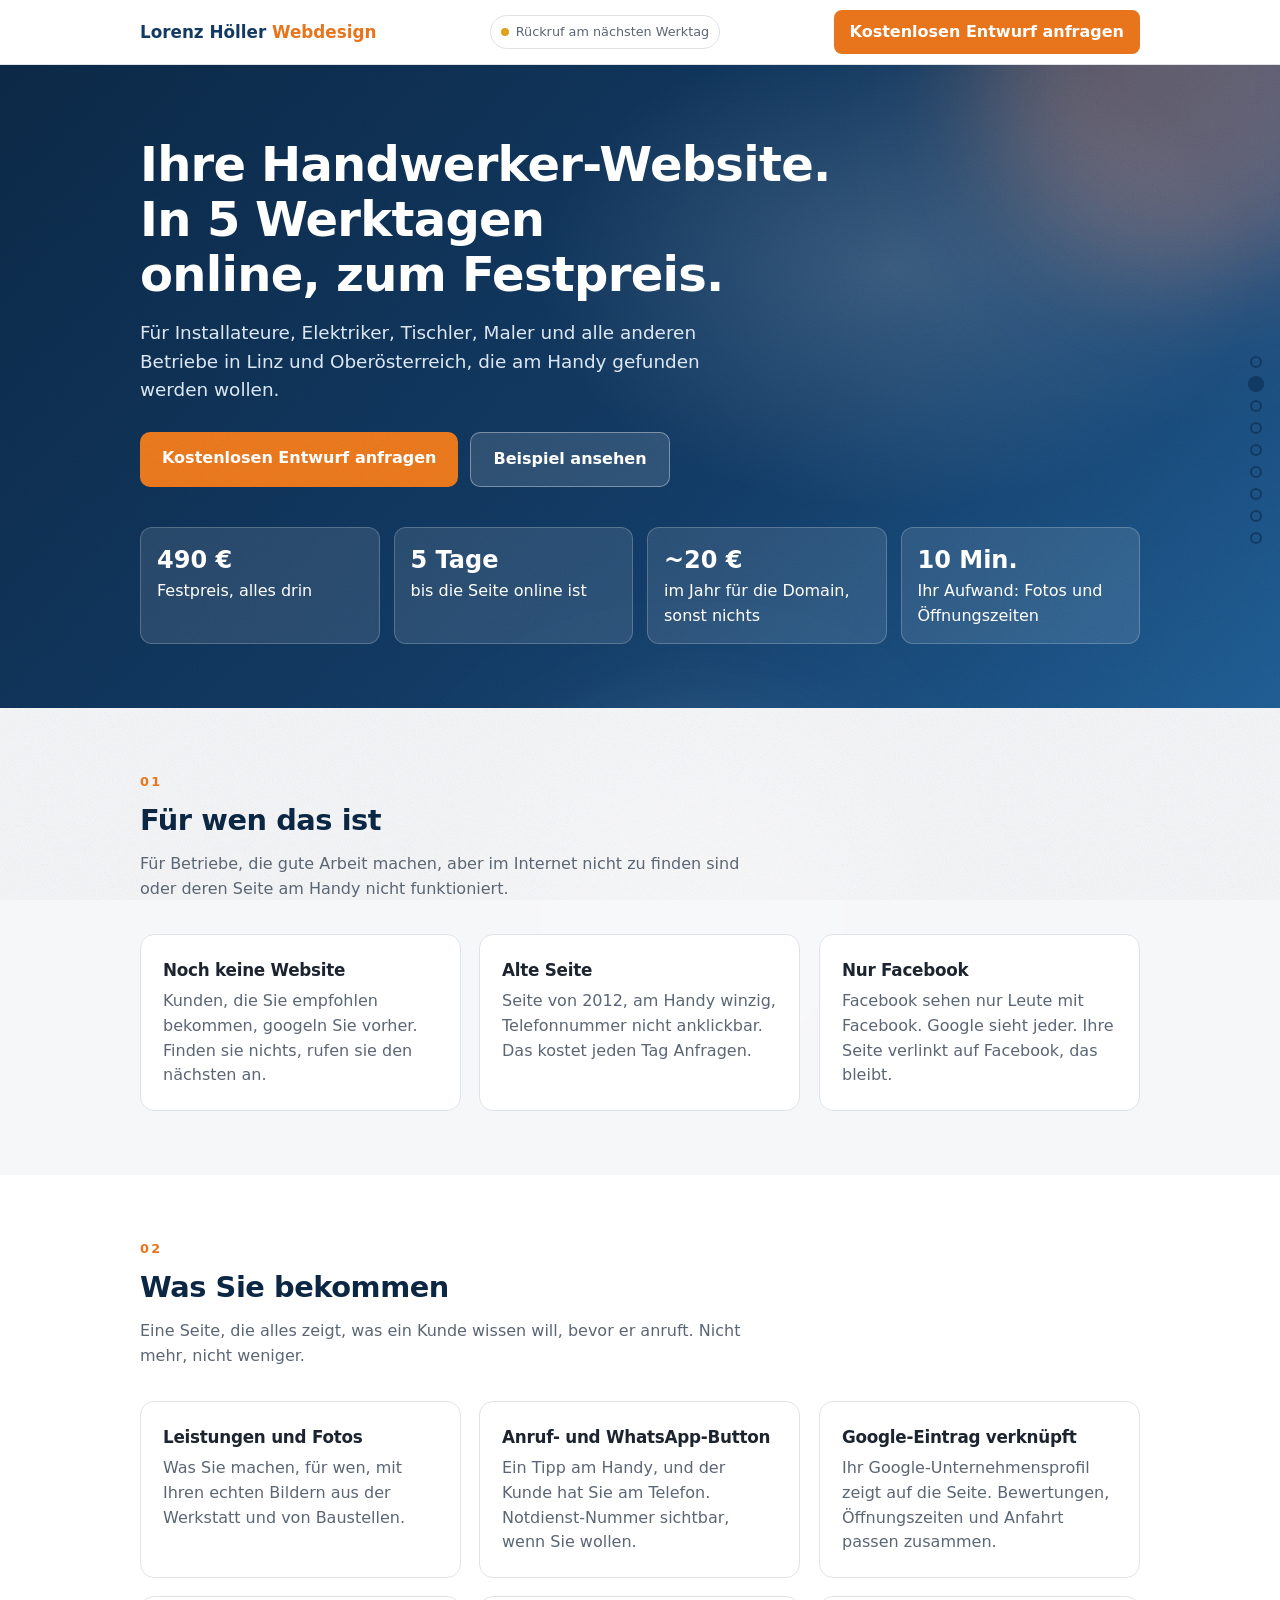
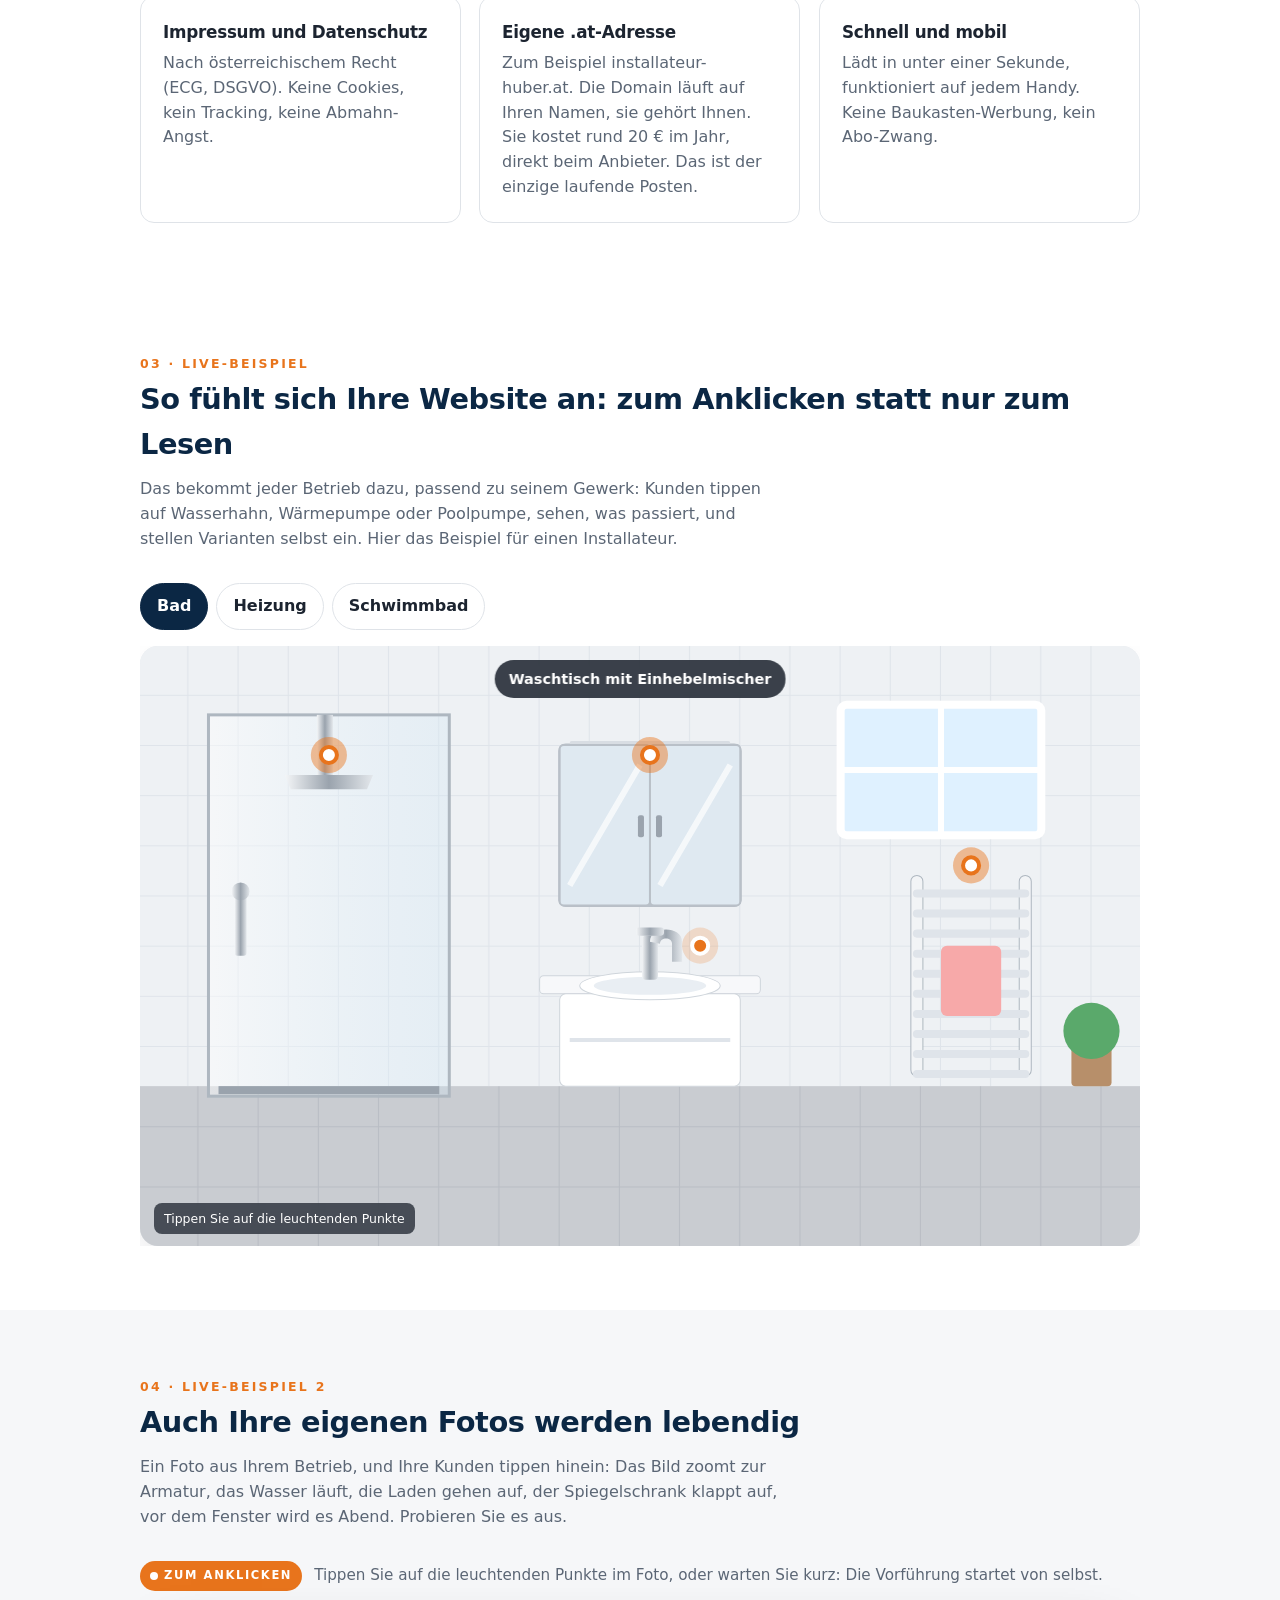
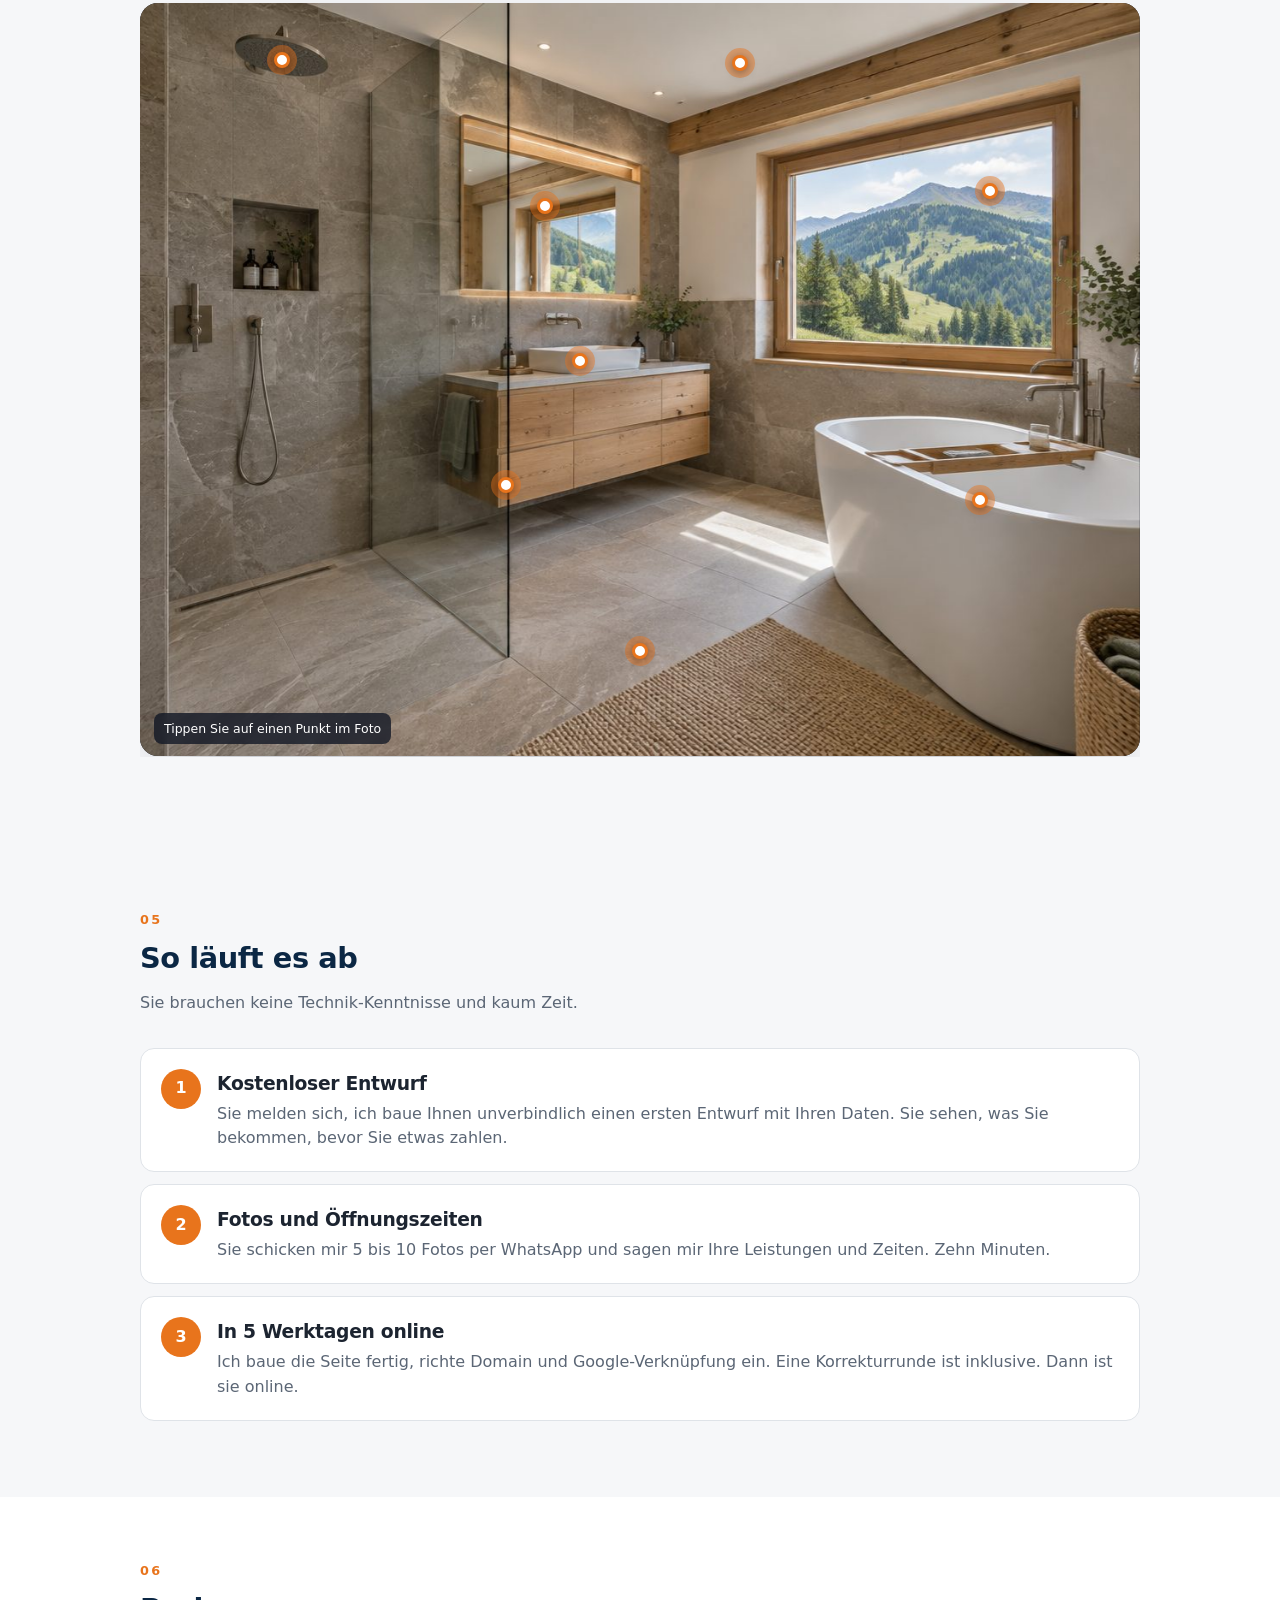
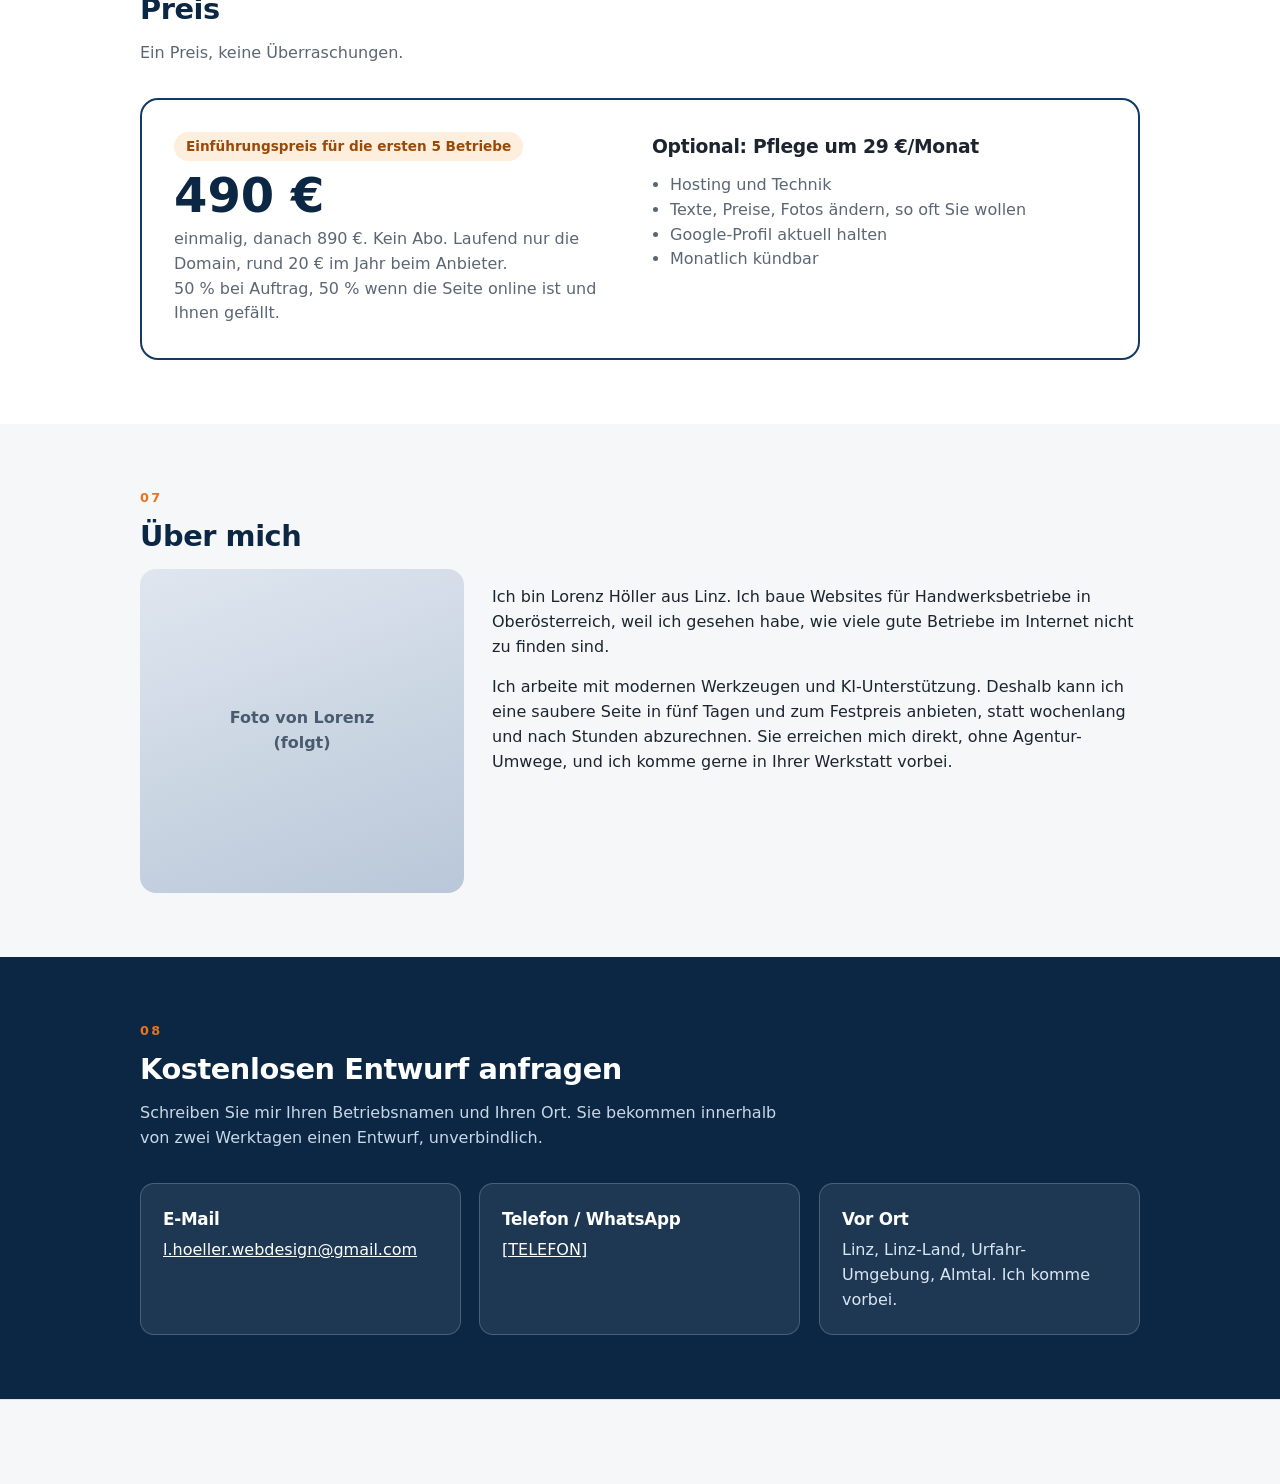
<file: index.html>
<!doctype html>
<html lang="de-AT">
<head>
<meta charset="utf-8">
<meta name="viewport" content="width=device-width, initial-scale=1">
<title>Lorenz Höller Webdesign – Websites für Handwerksbetriebe in Linz</title>
<meta name="description" content="Ihre Handwerker-Website in 5 Werktagen. Festpreis 490 €, inklusive Impressum, Datenschutz, Anruf-Button und Google-Eintrag. Linz und Oberösterreich.">
<style>
:root{--c1:#123a63;--c2:#0b2744;--acc:#e8741c;--blue:#123a63;--blue-d:#0b2744;--orange:#e8741c;--bg:#f6f7f9;--ink:#1c2430;--mute:#5b6675;--line:#dfe3e8;--white:#fff}
*{box-sizing:border-box}html{scroll-behavior:smooth}
body{margin:0;font-family:system-ui,-apple-system,"Segoe UI",Roboto,Arial,sans-serif;color:var(--ink);background:var(--bg);line-height:1.55}
a{color:var(--blue)}
.wrap{max-width:1040px;margin:0 auto;padding:0 20px}
header{background:var(--white);border-bottom:1px solid var(--line);position:sticky;top:0;z-index:5}
.nav{display:flex;align-items:center;justify-content:space-between;height:64px}
.brand{font-weight:700;text-decoration:none;color:var(--blue);font-size:1.05rem}
.brand span{color:var(--orange)}
.nav a.cta{background:var(--orange);color:#fff;text-decoration:none;padding:10px 16px;border-radius:8px;font-weight:600}
.hero{background:linear-gradient(135deg,var(--blue-d),var(--blue) 60%,#1f5a8f);color:#fff;padding:72px 0 64px}
.hero h1{font-size:clamp(1.9rem,4.5vw,3rem);line-height:1.15;margin:0 0 16px;max-width:720px}
.hero p{font-size:1.15rem;max-width:620px;margin:0 0 28px;color:#dbe6f3}
.btns{display:flex;gap:12px;flex-wrap:wrap}
.btn{display:inline-block;padding:14px 22px;border-radius:10px;font-weight:600;text-decoration:none}
.btn.p{background:var(--orange);color:#fff}
.btn.s{background:rgba(255,255,255,.12);color:#fff;border:1px solid rgba(255,255,255,.35)}
.facts{display:grid;grid-template-columns:repeat(auto-fit,minmax(150px,1fr));gap:14px;margin-top:40px}
.fact{background:rgba(255,255,255,.1);border:1px solid rgba(255,255,255,.2);border-radius:12px;padding:14px 16px}
.fact b{display:block;font-size:1.5rem}
section{padding:64px 0}
section h2{font-size:1.8rem;margin:0 0 10px;color:var(--blue-d)}
.lead{color:var(--mute);margin:0 0 32px;max-width:640px}
.grid{display:grid;grid-template-columns:repeat(auto-fit,minmax(240px,1fr));gap:18px}
.card{background:var(--white);border:1px solid var(--line);border-radius:14px;padding:22px}
.card h3{margin:0 0 6px;font-size:1.05rem}
.card p{margin:0;color:var(--mute)}
.steps{counter-reset:s}
.step{display:flex;gap:16px;align-items:flex-start;background:var(--white);border:1px solid var(--line);border-radius:14px;padding:20px;margin-bottom:12px}
.step::before{counter-increment:s;content:counter(s);flex:0 0 40px;height:40px;border-radius:50%;background:var(--orange);color:#fff;font-weight:700;display:grid;place-items:center}
.step h3{margin:0 0 4px}.step p{margin:0;color:var(--mute)}
.price{background:var(--white);border:2px solid var(--blue);border-radius:18px;padding:32px;display:grid;gap:24px;grid-template-columns:1fr 1fr}
.price .big{font-size:3rem;font-weight:800;color:var(--blue-d);line-height:1}
.price ul{margin:12px 0 0;padding-left:18px;color:var(--mute)}
.badge{display:inline-block;background:#fdeedd;color:#9a4a08;font-weight:600;border-radius:999px;padding:4px 12px;font-size:.85rem;margin-bottom:10px}
.about{display:grid;grid-template-columns:1fr 2fr;gap:28px;align-items:start}
.portrait{aspect-ratio:1;border-radius:16px;background:linear-gradient(160deg,#dfe6ef,#b9c7d8);display:grid;place-items:center;color:#4a5b70;font-weight:600;text-align:center;padding:12px}
.contact{background:var(--blue-d);color:#fff}
.contact h2{color:#fff}
.contact .lead{color:#c9d7e6}
.contact .grid a{color:#fff}
.contact .card{background:rgba(255,255,255,.08);border-color:rgba(255,255,255,.2)}
.contact .card p{color:#dbe6f3}
footer{padding:28px 0;color:var(--mute);font-size:.9rem;border-top:1px solid var(--line)}
footer a{margin-right:16px}
@media (max-width:720px){.price,.about{grid-template-columns:1fr}.nav a.cta{display:none}}
</style>
<link rel="stylesheet" href="assets/site.css">
</head>
<body data-gewerk="" data-email="l.hoeller.webdesign@gmail.com" data-tel="">
<header><div class="wrap nav">
  <a class="brand" href="#">Lorenz Höller <span>Webdesign</span></a>
  <a class="cta" href="#kontakt">Kostenlosen Entwurf anfragen</a>
</div></header>

<div class="hero"><div class="wrap">
  <h1>Ihre Handwerker-Website. In 5 Werktagen online, zum Festpreis.</h1>
  <p>Für Installateure, Elektriker, Tischler, Maler und alle anderen Betriebe in Linz und Oberösterreich, die am Handy gefunden werden wollen.</p>
  <div class="btns">
    <a class="btn p" href="#kontakt">Kostenlosen Entwurf anfragen</a>
    <a class="btn s" href="entwuerfe/musterbetrieb/">Beispiel ansehen</a>
  </div>
  <div class="facts">
    <div class="fact"><b>490 €</b>Festpreis, alles drin</div>
    <div class="fact"><b>5 Tage</b>bis die Seite online ist</div>
    <div class="fact"><b>~20 €</b>im Jahr für die Domain, sonst nichts</div>
    <div class="fact"><b>10 Min.</b>Ihr Aufwand: Fotos und Öffnungszeiten</div>
  </div>
</div></div>

<section id="fuer-wen"><div class="wrap">
  <h2>Für wen das ist</h2>
  <p class="lead">Für Betriebe, die gute Arbeit machen, aber im Internet nicht zu finden sind oder deren Seite am Handy nicht funktioniert.</p>
  <div class="grid">
    <div class="card"><h3>Noch keine Website</h3><p>Kunden, die Sie empfohlen bekommen, googeln Sie vorher. Finden sie nichts, rufen sie den nächsten an.</p></div>
    <div class="card"><h3>Alte Seite</h3><p>Seite von 2012, am Handy winzig, Telefonnummer nicht anklickbar. Das kostet jeden Tag Anfragen.</p></div>
    <div class="card"><h3>Nur Facebook</h3><p>Facebook sehen nur Leute mit Facebook. Google sieht jeder. Ihre Seite verlinkt auf Facebook, das bleibt.</p></div>
  </div>
</div></section>

<section id="leistung" style="background:var(--white)"><div class="wrap">
  <h2>Was Sie bekommen</h2>
  <p class="lead">Eine Seite, die alles zeigt, was ein Kunde wissen will, bevor er anruft. Nicht mehr, nicht weniger.</p>
  <div class="grid">
    <div class="card"><h3>Leistungen und Fotos</h3><p>Was Sie machen, für wen, mit Ihren echten Bildern aus der Werkstatt und von Baustellen.</p></div>
    <div class="card"><h3>Anruf- und WhatsApp-Button</h3><p>Ein Tipp am Handy, und der Kunde hat Sie am Telefon. Notdienst-Nummer sichtbar, wenn Sie wollen.</p></div>
    <div class="card"><h3>Google-Eintrag verknüpft</h3><p>Ihr Google-Unternehmensprofil zeigt auf die Seite. Bewertungen, Öffnungszeiten und Anfahrt passen zusammen.</p></div>
    <div class="card"><h3>Impressum und Datenschutz</h3><p>Nach österreichischem Recht (ECG, DSGVO). Keine Cookies, kein Tracking, keine Abmahn-Angst.</p></div>
    <div class="card"><h3>Eigene .at-Adresse</h3><p>Zum Beispiel installateur-huber.at. Die Domain läuft auf Ihren Namen, sie gehört Ihnen. Sie kostet rund 20 € im Jahr, direkt beim Anbieter. Das ist der einzige laufende Posten.</p></div>
    <div class="card"><h3>Schnell und mobil</h3><p>Lädt in unter einer Sekunde, funktioniert auf jedem Handy. Keine Baukasten-Werbung, kein Abo-Zwang.</p></div>
  </div>
</div></section>

<section id="showroom" data-showroom="installateur" data-kicker="Live-Beispiel" data-title="So fühlt sich Ihre Website an: zum Anklicken statt nur zum Lesen" data-lead="Das bekommt jeder Betrieb dazu, passend zu seinem Gewerk: Kunden tippen auf Wasserhahn, Wärmepumpe oder Poolpumpe, sehen, was passiert, und stellen Varianten selbst ein. Hier das Beispiel für einen Installateur."></section>

<section id="foto"><div class="wrap">
  <span class="kicker2">Live-Beispiel 2</span>
  <h2>Auch Ihre eigenen Fotos werden lebendig</h2>
  <p class="lead">Ein Foto aus Ihrem Betrieb, und Ihre Kunden tippen hinein: Das Bild zoomt zur Armatur, das Wasser läuft, die Laden gehen auf, der Spiegelschrank klappt auf, vor dem Fenster wird es Abend. Probieren Sie es aus.</p>
  <div data-fotoshow data-src="entwuerfe/drack-installationen/img/bad.jpg" data-caption="Tippen Sie auf die leuchtenden Punkte im Foto, oder warten Sie kurz: Die Vorführung startet von selbst."></div>
</div></section>

<section id="ablauf"><div class="wrap">
  <h2>So läuft es ab</h2>
  <p class="lead">Sie brauchen keine Technik-Kenntnisse und kaum Zeit.</p>
  <div class="steps">
    <div class="step"><div><h3>Kostenloser Entwurf</h3><p>Sie melden sich, ich baue Ihnen unverbindlich einen ersten Entwurf mit Ihren Daten. Sie sehen, was Sie bekommen, bevor Sie etwas zahlen.</p></div></div>
    <div class="step"><div><h3>Fotos und Öffnungszeiten</h3><p>Sie schicken mir 5 bis 10 Fotos per WhatsApp und sagen mir Ihre Leistungen und Zeiten. Zehn Minuten.</p></div></div>
    <div class="step"><div><h3>In 5 Werktagen online</h3><p>Ich baue die Seite fertig, richte Domain und Google-Verknüpfung ein. Eine Korrekturrunde ist inklusive. Dann ist sie online.</p></div></div>
  </div>
</div></section>

<section id="preis" style="background:var(--white)"><div class="wrap">
  <h2>Preis</h2>
  <p class="lead">Ein Preis, keine Überraschungen.</p>
  <div class="price">
    <div>
      <span class="badge">Einführungspreis für die ersten 5 Betriebe</span>
      <div class="big">490 €</div>
      <p style="color:var(--mute);margin:8px 0 0">einmalig, danach 890 €. Kein Abo. Laufend nur die Domain, rund 20 € im Jahr beim Anbieter.<br>50 % bei Auftrag, 50 % wenn die Seite online ist und Ihnen gefällt.</p>
    </div>
    <div>
      <h3 style="margin:0">Optional: Pflege um 29 €/Monat</h3>
      <ul>
        <li>Hosting und Technik</li>
        <li>Texte, Preise, Fotos ändern, so oft Sie wollen</li>
        <li>Google-Profil aktuell halten</li>
        <li>Monatlich kündbar</li>
      </ul>
    </div>
  </div>
</div></section>

<section id="ueber"><div class="wrap">
  <h2>Über mich</h2>
  <div class="about">
    <div class="portrait">Foto von Lorenz<br>(folgt)</div>
    <div>
      <p>Ich bin Lorenz Höller aus Linz. Ich baue Websites für Handwerksbetriebe in Oberösterreich, weil ich gesehen habe, wie viele gute Betriebe im Internet nicht zu finden sind.</p>
      <p>Ich arbeite mit modernen Werkzeugen und KI-Unterstützung. Deshalb kann ich eine saubere Seite in fünf Tagen und zum Festpreis anbieten, statt wochenlang und nach Stunden abzurechnen. Sie erreichen mich direkt, ohne Agentur-Umwege, und ich komme gerne in Ihrer Werkstatt vorbei.</p>
    </div>
  </div>
</div></section>

<section id="kontakt" class="contact"><div class="wrap">
  <h2>Kostenlosen Entwurf anfragen</h2>
  <p class="lead">Schreiben Sie mir Ihren Betriebsnamen und Ihren Ort. Sie bekommen innerhalb von zwei Werktagen einen Entwurf, unverbindlich.</p>
  <div class="grid">
    <div class="card"><h3>E-Mail</h3><p><a href="mailto:l.hoeller.webdesign@gmail.com">l.hoeller.webdesign@gmail.com</a></p></div>
    <div class="card"><h3>Telefon / WhatsApp</h3><p><a href="tel:[TELEFON]">[TELEFON]</a></p></div>
    <div class="card"><h3>Vor Ort</h3><p>Linz, Linz-Land, Urfahr-Umgebung, Almtal. Ich komme vorbei.</p></div>
  </div>
</div></section>

<footer><div class="wrap">
  <a href="impressum.html">Impressum</a><a href="datenschutz.html">Datenschutz</a>
  <span>© 2026 Lorenz Höller Webdesign</span>
</div></footer>
<script src="assets/showroom.js" defer></script>
<script src="assets/fotoshow.js" defer></script>
<script src="assets/site.js" defer></script>
</body>
</html>
</file>
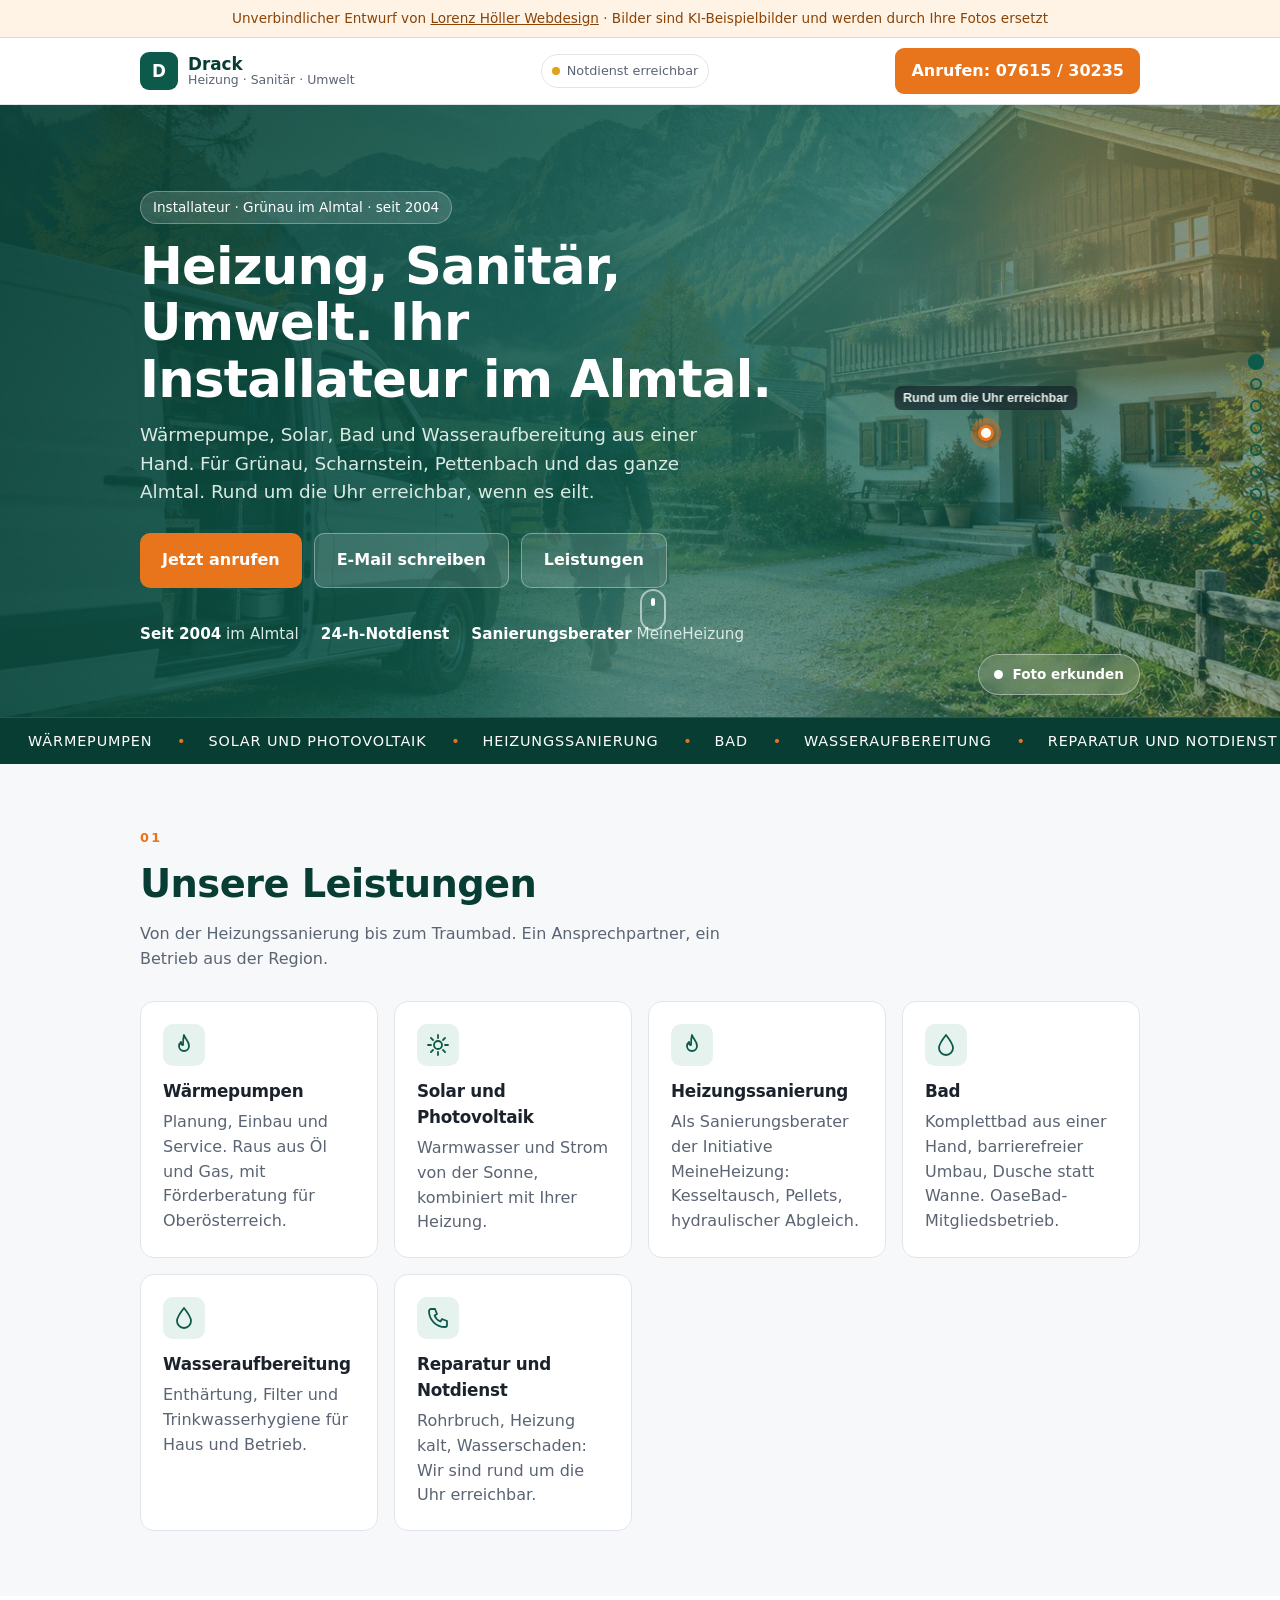
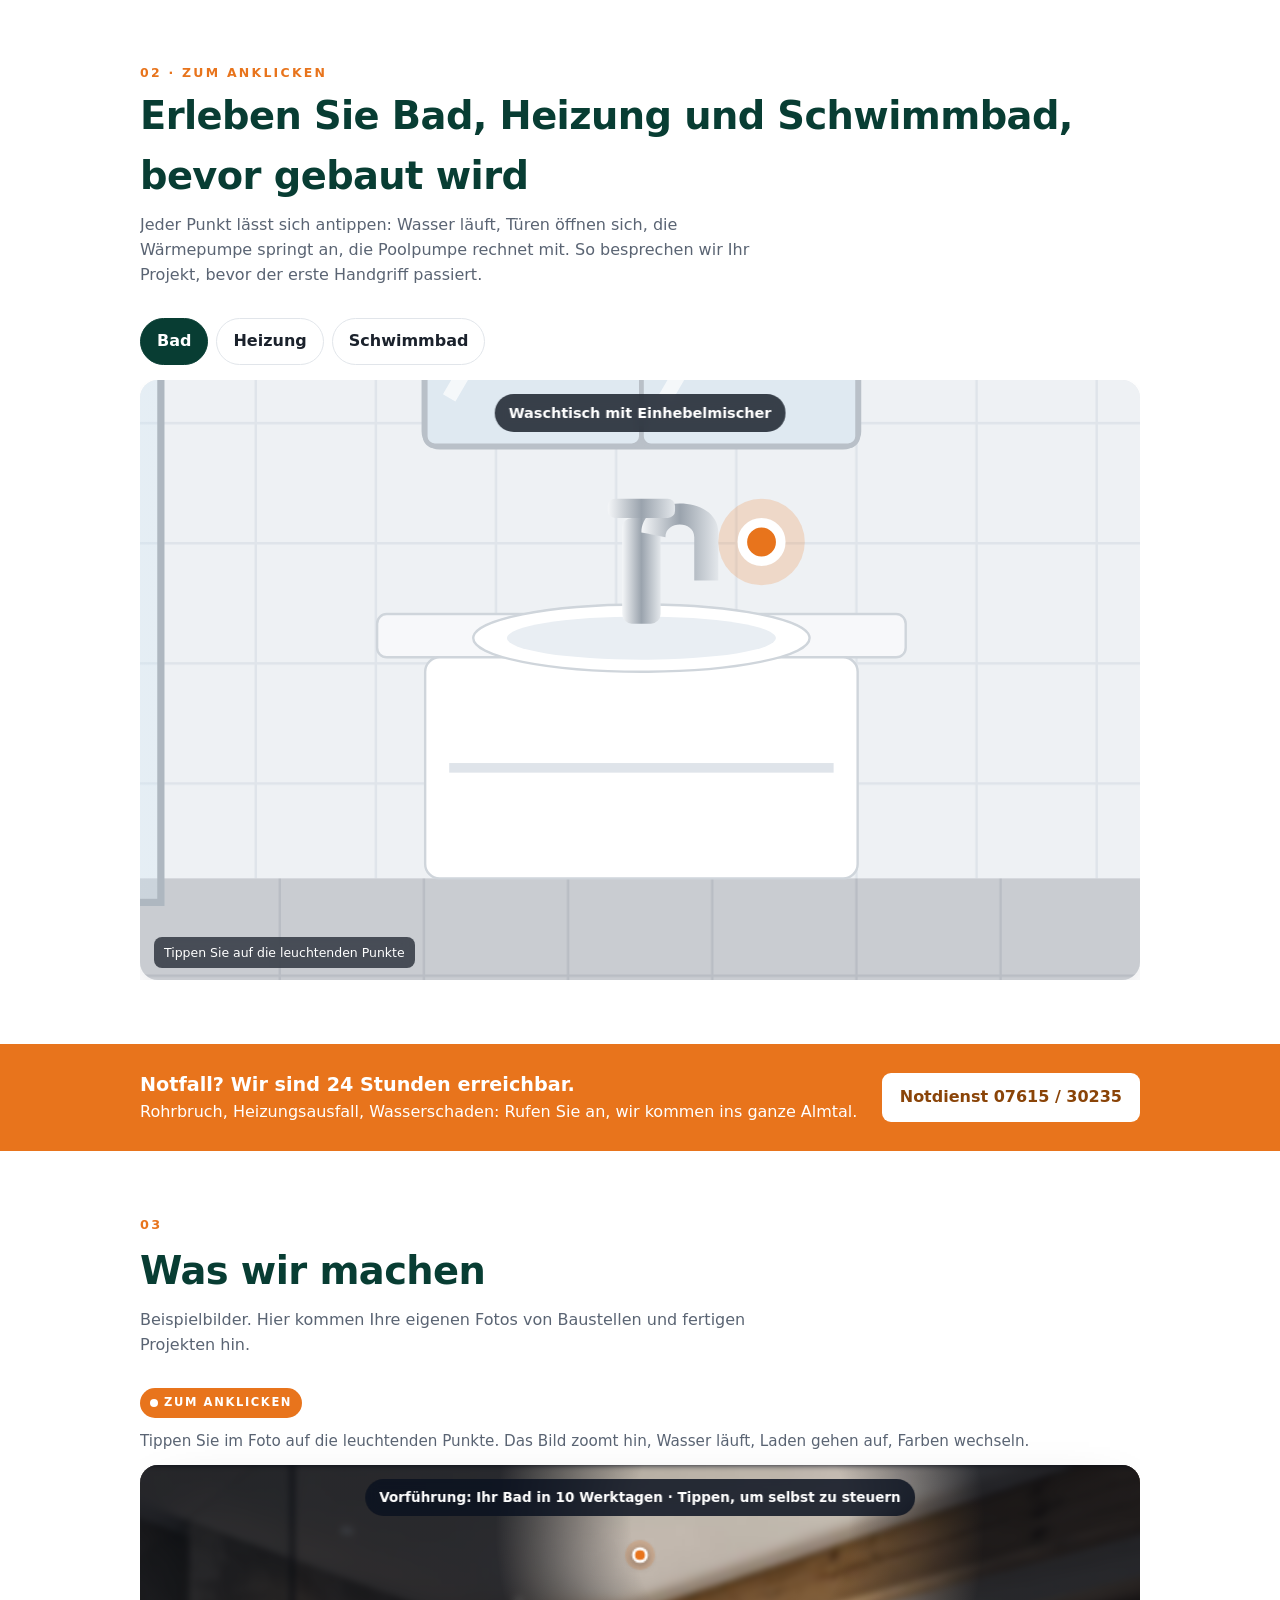
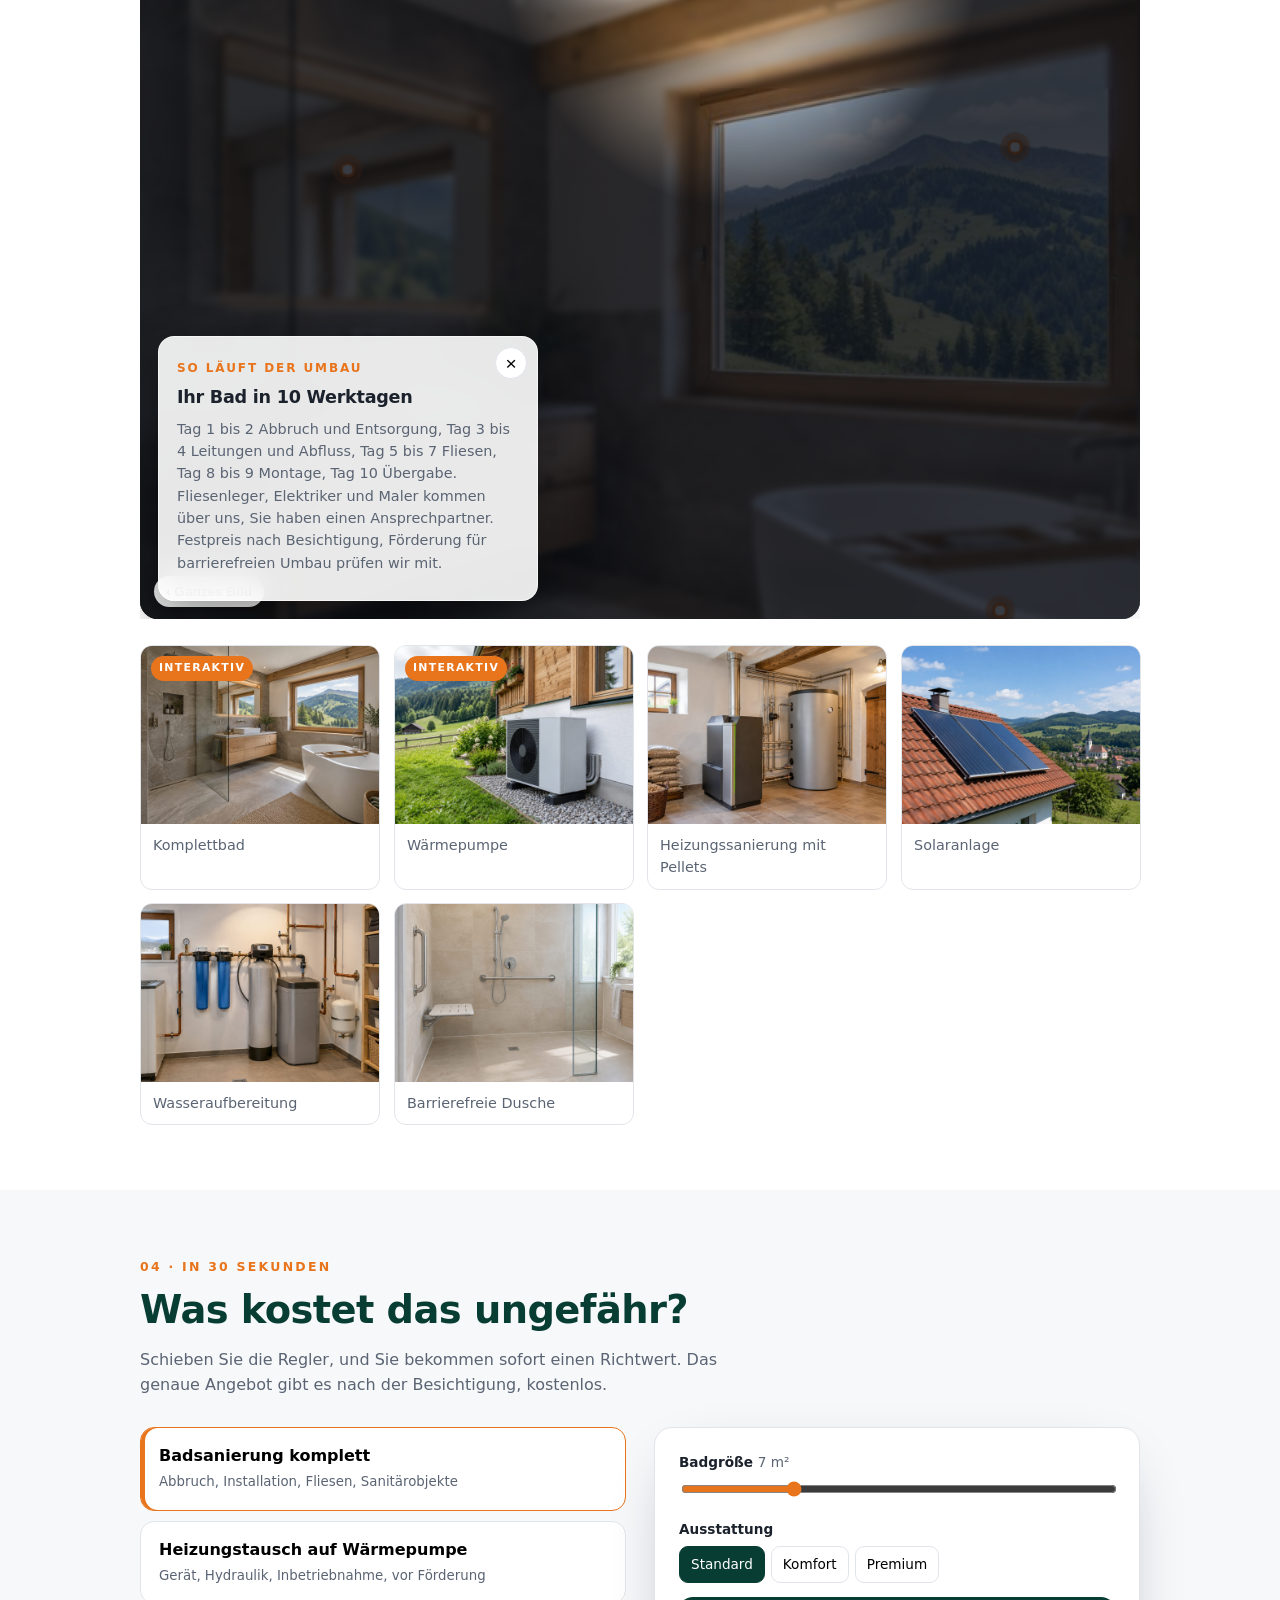
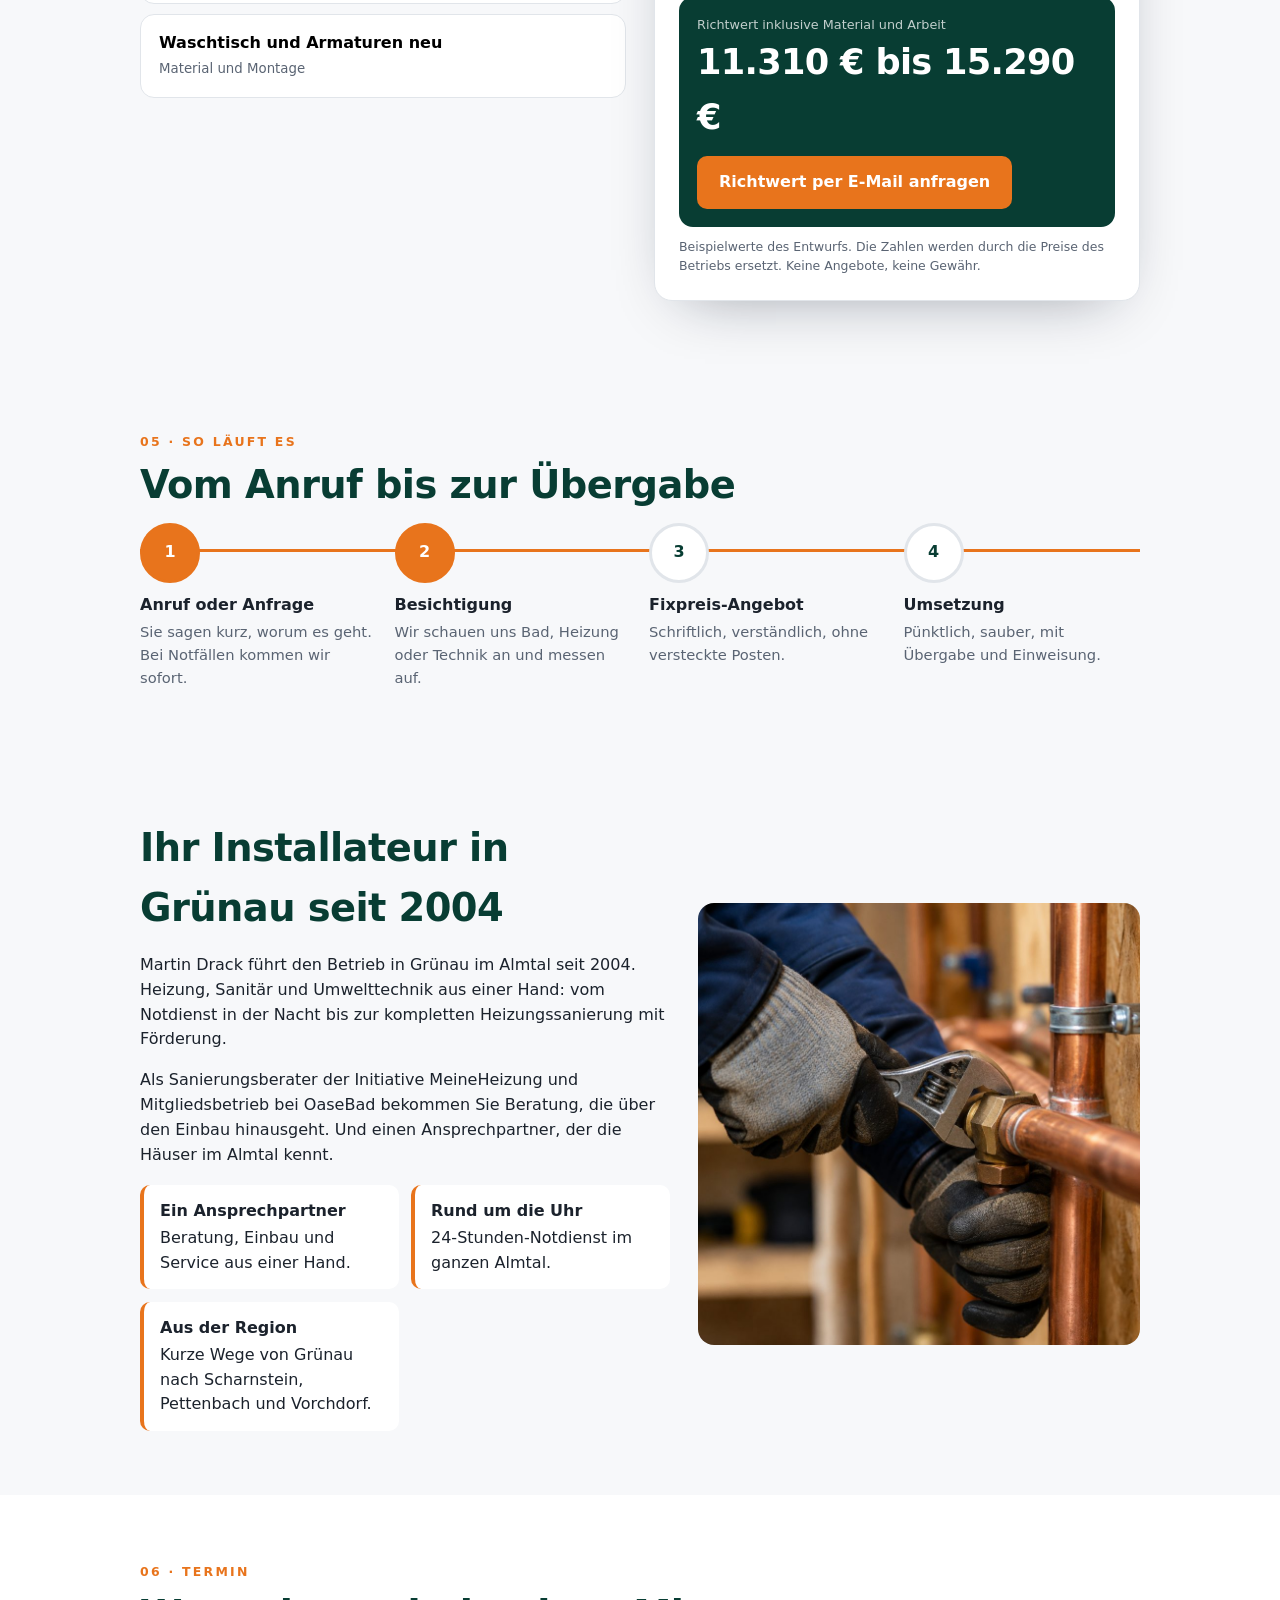
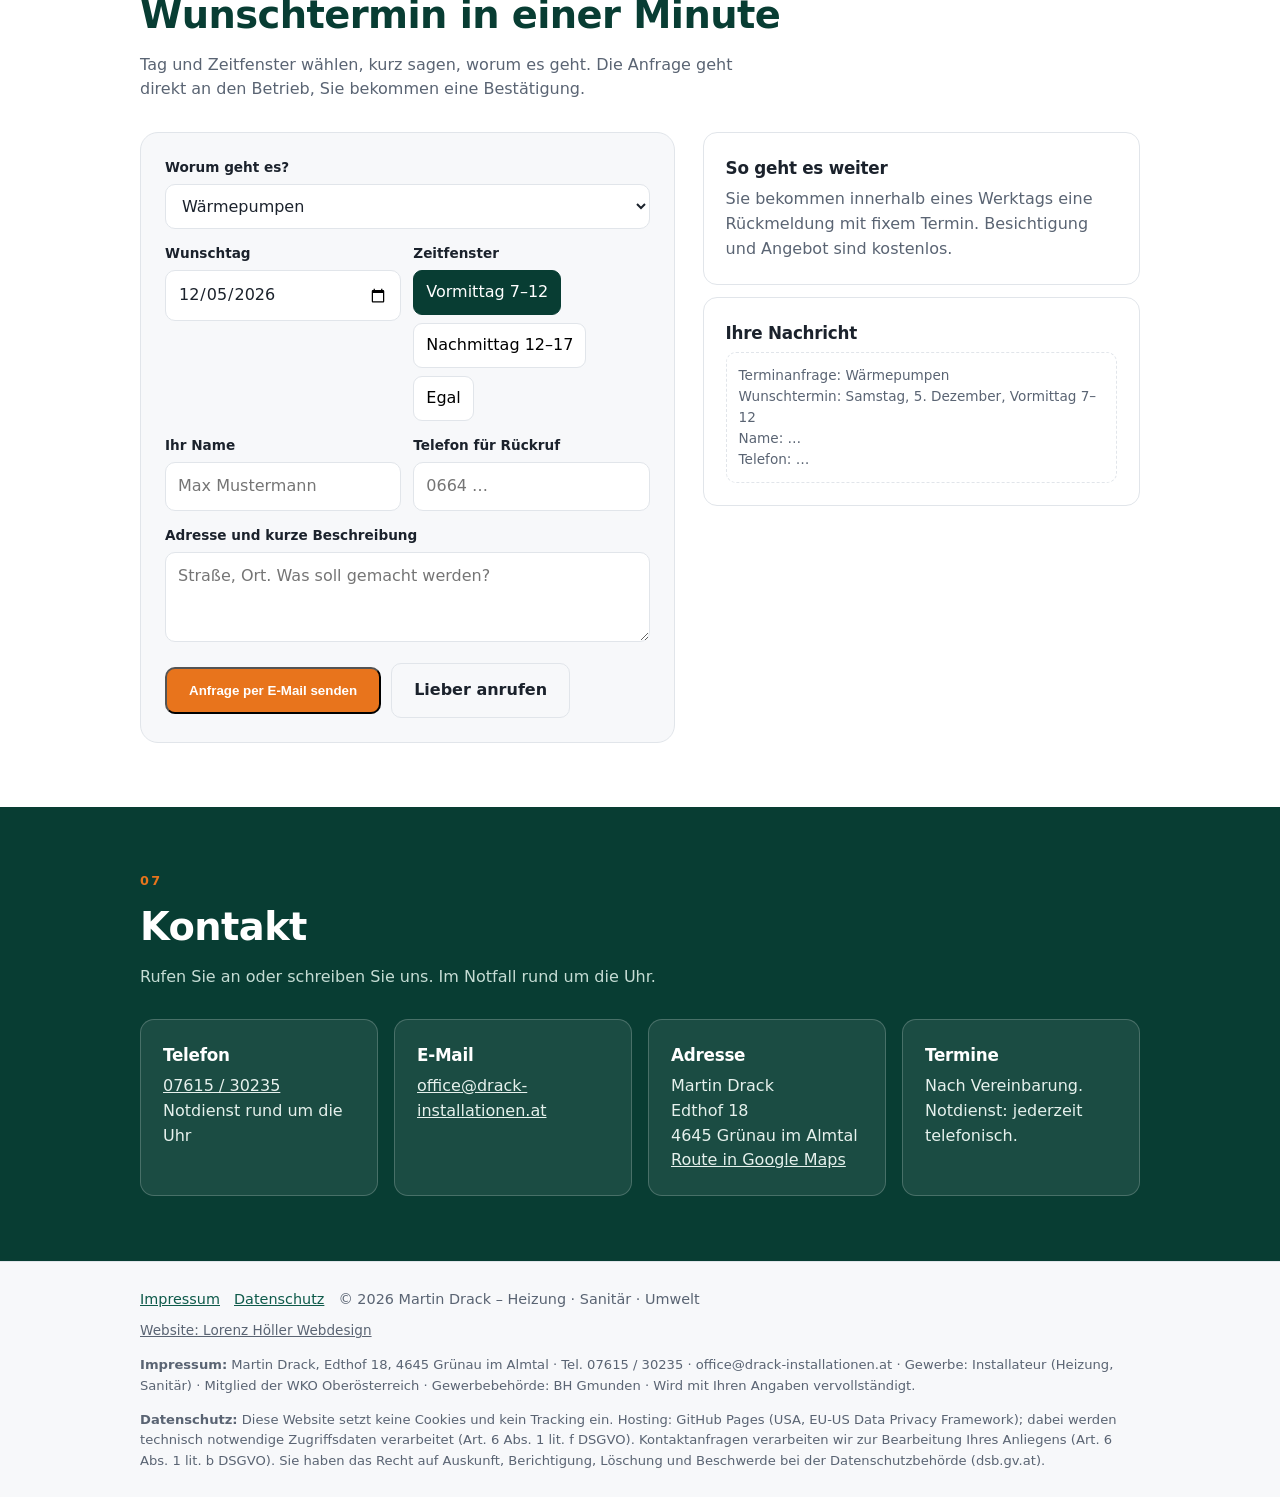
<file: entwuerfe/drack-installationen/index.html>
<!doctype html>
<html lang="de-AT">
<head>
<meta charset="utf-8">
<meta name="viewport" content="width=device-width, initial-scale=1">
<meta name="robots" content="noindex,nofollow">
<title>Drack – Heizung · Sanitär · Umwelt | Installateur in Grünau im Almtal</title>
<meta name="description" content="Martin Drack, Installateur in Grünau im Almtal: Wärmepumpen, Solar, Bad, Wasseraufbereitung, Heizungssanierung. 24-Stunden-Notdienst.">
<style>
:root{--c1:#0e5a4a;--c2:#083d33;--acc:#e8741c;--bg:#f7f8fa;--ink:#1b222c;--mute:#5a6473;--line:#e1e5ea}
*{box-sizing:border-box}html{scroll-behavior:smooth}
body{margin:0;font-family:system-ui,-apple-system,"Segoe UI",Roboto,Arial,sans-serif;color:var(--ink);background:var(--bg);line-height:1.55}
.wrap{max-width:1040px;margin:0 auto;padding:0 20px}
.draft{background:#fff3e6;color:#8a4408;text-align:center;font-size:.85rem;padding:8px 12px;border-bottom:1px solid #f3d4b4}
.draft a{color:#8a4408}
header{background:#fff;border-bottom:1px solid var(--line);position:sticky;top:0;z-index:5}
.nav{display:flex;align-items:center;justify-content:space-between;height:66px;gap:12px}
.logo{display:flex;align-items:center;gap:10px;text-decoration:none;color:var(--c2);font-weight:800;font-size:1.05rem;line-height:1.1}
.logo i{width:38px;height:38px;border-radius:9px;background:var(--c1);display:grid;place-items:center;color:#fff;font-style:normal;font-weight:800;flex:0 0 38px}
.logo small{display:block;font-weight:500;color:var(--mute);font-size:.78rem}
.call{background:var(--acc);color:#fff;text-decoration:none;padding:11px 16px;border-radius:9px;font-weight:700;white-space:nowrap}
.hero{position:relative;color:#fff;padding:86px 0 70px;background:linear-gradient(120deg,rgba(8,61,51,.94),rgba(14,90,74,.84) 55%,rgba(14,90,74,.45)),url(img/hero.jpg) center/cover no-repeat;overflow:hidden}
.hero .wrap{position:relative}
.kicker{display:inline-block;background:rgba(255,255,255,.14);border:1px solid rgba(255,255,255,.3);border-radius:999px;padding:5px 12px;font-size:.85rem;margin-bottom:14px}
.hero h1{font-size:clamp(2rem,5vw,3.2rem);line-height:1.1;margin:0 0 14px;max-width:700px}
.hero p{font-size:1.15rem;max-width:580px;color:#d9e9e3;margin:0 0 26px}
.btns{display:flex;gap:12px;flex-wrap:wrap}
.btn{display:inline-flex;align-items:center;gap:8px;padding:14px 22px;border-radius:10px;font-weight:700;text-decoration:none}
.btn.p{background:var(--acc);color:#fff}
.btn.s{background:rgba(255,255,255,.12);color:#fff;border:1px solid rgba(255,255,255,.35)}
.trust{display:flex;gap:22px;flex-wrap:wrap;margin-top:36px;color:#d9e9e3;font-size:.95rem}
.trust b{color:#fff}
section{padding:64px 0}
h2{font-size:1.8rem;margin:0 0 8px;color:var(--c2)}
.lead{color:var(--mute);margin:0 0 30px;max-width:620px}
.grid{display:grid;grid-template-columns:repeat(auto-fit,minmax(230px,1fr));gap:16px}
.card{background:#fff;border:1px solid var(--line);border-radius:14px;padding:22px}
.card h3{margin:0 0 6px;font-size:1.05rem}
.card p{margin:0;color:var(--mute)}
.ico{width:42px;height:42px;border-radius:10px;background:#e6f2ee;color:var(--c1);display:grid;place-items:center;font-weight:800;margin-bottom:12px}
.notdienst{background:var(--acc);color:#fff;padding:26px 0}
.notdienst .wrap{display:flex;align-items:center;justify-content:space-between;gap:16px;flex-wrap:wrap}
.notdienst a{background:#fff;color:#8a4408;text-decoration:none;font-weight:800;padding:12px 18px;border-radius:9px}
.photos{display:grid;grid-template-columns:repeat(auto-fit,minmax(220px,1fr));gap:14px}
.photos figure{margin:0;border-radius:12px;overflow:hidden;background:#fff;border:1px solid var(--line)}
.photos img{width:100%;aspect-ratio:4/3;object-fit:cover;display:block}
.photos figcaption{padding:10px 12px;font-size:.9rem;color:var(--mute)}
.about{display:grid;grid-template-columns:1.2fr 1fr;gap:28px;align-items:center}
.about-img{width:100%;aspect-ratio:1;object-fit:cover;border-radius:16px;display:block}
.why{display:grid;grid-template-columns:repeat(auto-fit,minmax(200px,1fr));gap:12px;margin-top:18px}
.why div{background:#fff;border-left:4px solid var(--acc);border-radius:10px;padding:14px 16px}
.why b{display:block;margin-bottom:2px}
.kontakt{background:var(--c2);color:#fff}
.kontakt h2{color:#fff}.kontakt .lead{color:#c5dcd4}
.kontakt .card{background:rgba(255,255,255,.08);border-color:rgba(255,255,255,.2)}
.kontakt .card p,.kontakt .card a{color:#e6f1ed}
footer{padding:26px 0;color:var(--mute);font-size:.9rem;border-top:1px solid var(--line)}
footer a{color:var(--c1);margin-right:14px}
.legal{margin-top:14px;font-size:.82rem;color:var(--mute)}
.sticky{position:fixed;bottom:0;left:0;right:0;display:none;gap:8px;padding:10px;background:#fff;border-top:1px solid var(--line);z-index:9}
.sticky a{flex:1;justify-content:center;padding:13px}
@media (max-width:720px){.about{grid-template-columns:1fr}.sticky{display:flex}body{padding-bottom:70px}.nav .call{display:none}}
</style>
<link rel="stylesheet" href="../../assets/site.css">
</head>
<body data-gewerk="installateur" data-email="office@drack-installationen.at" data-tel="+43761530235">
<div class="draft">Unverbindlicher Entwurf von <a href="../../">Lorenz Höller Webdesign</a> · Bilder sind KI-Beispielbilder und werden durch Ihre Fotos ersetzt</div>
<header><div class="wrap nav">
  <a class="logo" href="#"><i>D</i><span>Drack<small>Heizung · Sanitär · Umwelt</small></span></a>
  <a class="call" href="tel:+43761530235">Anrufen: 07615 / 30235</a>
</div></header>

<div class="hero"><div class="wrap">
  <span class="kicker">Installateur · Grünau im Almtal · seit 2004</span>
  <h1>Heizung, Sanitär, Umwelt. Ihr Installateur im Almtal.</h1>
  <p>Wärmepumpe, Solar, Bad und Wasseraufbereitung aus einer Hand. Für Grünau, Scharnstein, Pettenbach und das ganze Almtal. Rund um die Uhr erreichbar, wenn es eilt.</p>
  <div class="btns">
    <a class="btn p" href="tel:+43761530235">Jetzt anrufen</a>
    <a class="btn s" href="mailto:office@drack-installationen.at">E-Mail schreiben</a>
    <a class="btn s" href="#leistungen">Leistungen</a>
  </div>
  <div class="trust"><span><b>Seit 2004</b> im Almtal</span><span><b>24-h-Notdienst</b></span><span><b>Sanierungsberater</b> MeineHeizung</span></div>
<a class="scrollcue" href="#leistungen" aria-label="Weiter"><i></i></a>
</div></div>

<section id="leistungen"><div class="wrap">
  <h2>Unsere Leistungen</h2>
  <p class="lead">Von der Heizungssanierung bis zum Traumbad. Ein Ansprechpartner, ein Betrieb aus der Region.</p>
  <div class="grid">
    <div class="card"><div class="ico">1</div><h3>Wärmepumpen</h3><p>Planung, Einbau und Service. Raus aus Öl und Gas, mit Förderberatung für Oberösterreich.</p></div>
    <div class="card"><div class="ico">2</div><h3>Solar und Photovoltaik</h3><p>Warmwasser und Strom von der Sonne, kombiniert mit Ihrer Heizung.</p></div>
    <div class="card"><div class="ico">3</div><h3>Heizungssanierung</h3><p>Als Sanierungsberater der Initiative MeineHeizung: Kesseltausch, Pellets, hydraulischer Abgleich.</p></div>
    <div class="card"><div class="ico">4</div><h3>Bad</h3><p>Komplettbad aus einer Hand, barrierefreier Umbau, Dusche statt Wanne. OaseBad-Mitgliedsbetrieb.</p></div>
    <div class="card"><div class="ico">5</div><h3>Wasseraufbereitung</h3><p>Enthärtung, Filter und Trinkwasserhygiene für Haus und Betrieb.</p></div>
    <div class="card"><div class="ico">6</div><h3>Reparatur und Notdienst</h3><p>Rohrbruch, Heizung kalt, Wasserschaden: Wir sind rund um die Uhr erreichbar.</p></div>
  </div>
</div></section>

<section id="showroom" data-showroom="installateur"></section>

<div class="notdienst"><div class="wrap">
  <div><strong style="font-size:1.2rem">Notfall? Wir sind 24 Stunden erreichbar.</strong><br>Rohrbruch, Heizungsausfall, Wasserschaden: Rufen Sie an, wir kommen ins ganze Almtal.</div>
  <a href="tel:+43761530235">Notdienst 07615 / 30235</a>
</div></div>

<section id="arbeiten" style="background:#fff"><div class="wrap">
  <h2>Was wir machen</h2>
  <p class="lead">Beispielbilder. Hier kommen Ihre eigenen Fotos von Baustellen und fertigen Projekten hin.</p>
  <div class="photos">
    <figure><img src="img/bad.jpg" alt="Renoviertes Bad mit Walk-in-Dusche" loading="lazy"><figcaption>Komplettbad</figcaption></figure>
    <figure><img src="img/waermepumpe.jpg" alt="Wärmepumpe neben einem Bauernhaus" loading="lazy"><figcaption>Wärmepumpe</figcaption></figure>
    <figure><img src="img/pellets.jpg" alt="Pelletsheizung im Heizraum" loading="lazy"><figcaption>Heizungssanierung mit Pellets</figcaption></figure>
    <figure><img src="img/solar.jpg" alt="Solarkollektoren auf Ziegeldach" loading="lazy"><figcaption>Solaranlage</figcaption></figure>
    <figure><img src="img/wasser.jpg" alt="Wasseraufbereitungsanlage im Hauswirtschaftsraum" loading="lazy"><figcaption>Wasseraufbereitung</figcaption></figure>
    <figure><img src="img/dusche.jpg" alt="Barrierefreie bodengleiche Dusche" loading="lazy"><figcaption>Barrierefreie Dusche</figcaption></figure>
  </div>
</div></section>

<section id="rechner" class="rechner" data-rechner></section>

<section id="ablauf" class="ablauf" data-ablauf></section>

<section id="ueber"><div class="wrap">
  <div class="about">
    <div>
      <h2>Ihr Installateur in Grünau seit 2004</h2>
      <p>Martin Drack führt den Betrieb in Grünau im Almtal seit 2004. Heizung, Sanitär und Umwelttechnik aus einer Hand: vom Notdienst in der Nacht bis zur kompletten Heizungssanierung mit Förderung.</p>
      <p>Als Sanierungsberater der Initiative MeineHeizung und Mitgliedsbetrieb bei OaseBad bekommen Sie Beratung, die über den Einbau hinausgeht. Und einen Ansprechpartner, der die Häuser im Almtal kennt.</p>
      <div class="why">
        <div><b>Ein Ansprechpartner</b>Beratung, Einbau und Service aus einer Hand.</div>
        <div><b>Rund um die Uhr</b>24-Stunden-Notdienst im ganzen Almtal.</div>
        <div><b>Aus der Region</b>Kurze Wege von Grünau nach Scharnstein, Pettenbach und Vorchdorf.</div>
      </div>
    </div>
    <img class="about-img" src="img/haende.jpg" alt="Installateur bei der Arbeit" loading="lazy">
  </div>
</div></section>

<section id="termin" class="termin" data-termin></section>

<section id="kontakt" class="kontakt"><div class="wrap">
  <h2>Kontakt</h2>
  <p class="lead">Rufen Sie an oder schreiben Sie uns. Im Notfall rund um die Uhr.</p>
  <div class="grid">
    <div class="card"><h3>Telefon</h3><p><a href="tel:+43761530235">07615 / 30235</a><br>Notdienst rund um die Uhr</p></div>
    <div class="card"><h3>E-Mail</h3><p><a href="mailto:office@drack-installationen.at">office@drack-installationen.at</a></p></div>
    <div class="card"><h3>Adresse</h3><p>Martin Drack<br>Edthof 18<br>4645 Grünau im Almtal<br><a href="https://www.google.com/maps/search/?api=1&amp;query=Edthof+18+4645+Gr%C3%BCnau+im+Almtal" rel="noopener">Route in Google Maps</a></p></div>
    <div class="card"><h3>Termine</h3><p>Nach Vereinbarung.<br>Notdienst: jederzeit telefonisch.</p></div>
  </div>
</div></section>

<footer><div class="wrap">
  <a href="#impressum">Impressum</a><a href="#datenschutz">Datenschutz</a><span>© 2026 Martin Drack – Heizung · Sanitär · Umwelt</span><a class="credit" href="https://lorenzlorenzl.github.io/" rel="noopener">Website: Lorenz Höller Webdesign</a>
  <div id="impressum" class="legal"><b>Impressum:</b> Martin Drack, Edthof 18, 4645 Grünau im Almtal · Tel. 07615 / 30235 · office@drack-installationen.at · Gewerbe: Installateur (Heizung, Sanitär) · Mitglied der WKO Oberösterreich · Gewerbebehörde: BH Gmunden · Wird mit Ihren Angaben vervollständigt.</div>
  <div id="datenschutz" class="legal"><b>Datenschutz:</b> Diese Website setzt keine Cookies und kein Tracking ein. Hosting: GitHub Pages (USA, EU-US Data Privacy Framework); dabei werden technisch notwendige Zugriffsdaten verarbeitet (Art. 6 Abs. 1 lit. f DSGVO). Kontaktanfragen verarbeiten wir zur Bearbeitung Ihres Anliegens (Art. 6 Abs. 1 lit. b DSGVO). Sie haben das Recht auf Auskunft, Berichtigung, Löschung und Beschwerde bei der Datenschutzbehörde (dsb.gv.at).</div>
</div></footer>

<div class="sticky"><a class="btn p" href="tel:+43761530235">Anrufen</a><a class="btn s" style="background:var(--c1)" href="mailto:office@drack-installationen.at">E-Mail</a></div>
<script src="../../assets/showroom.js" defer></script>
<script src="../../assets/fotoshow.js" defer></script>
<script src="../../assets/site.js" defer></script>
</body>
</html>
</file>
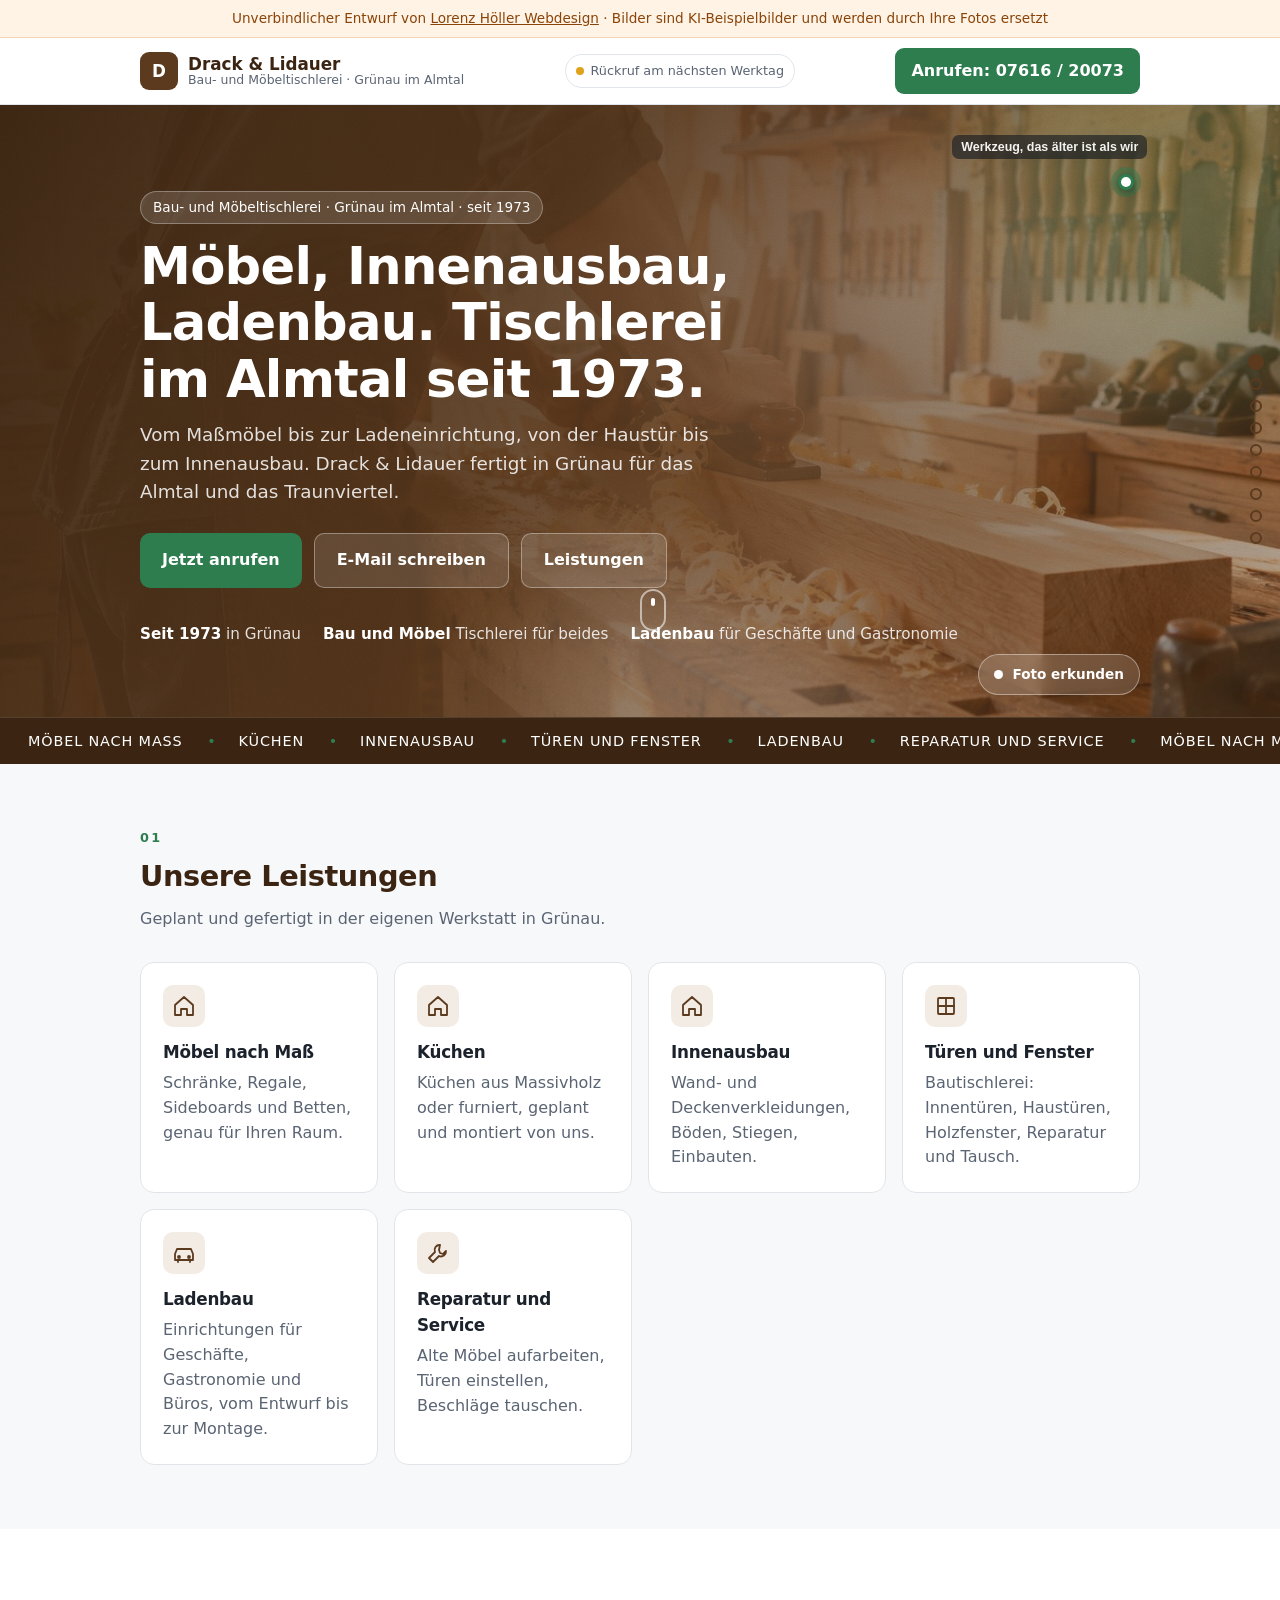
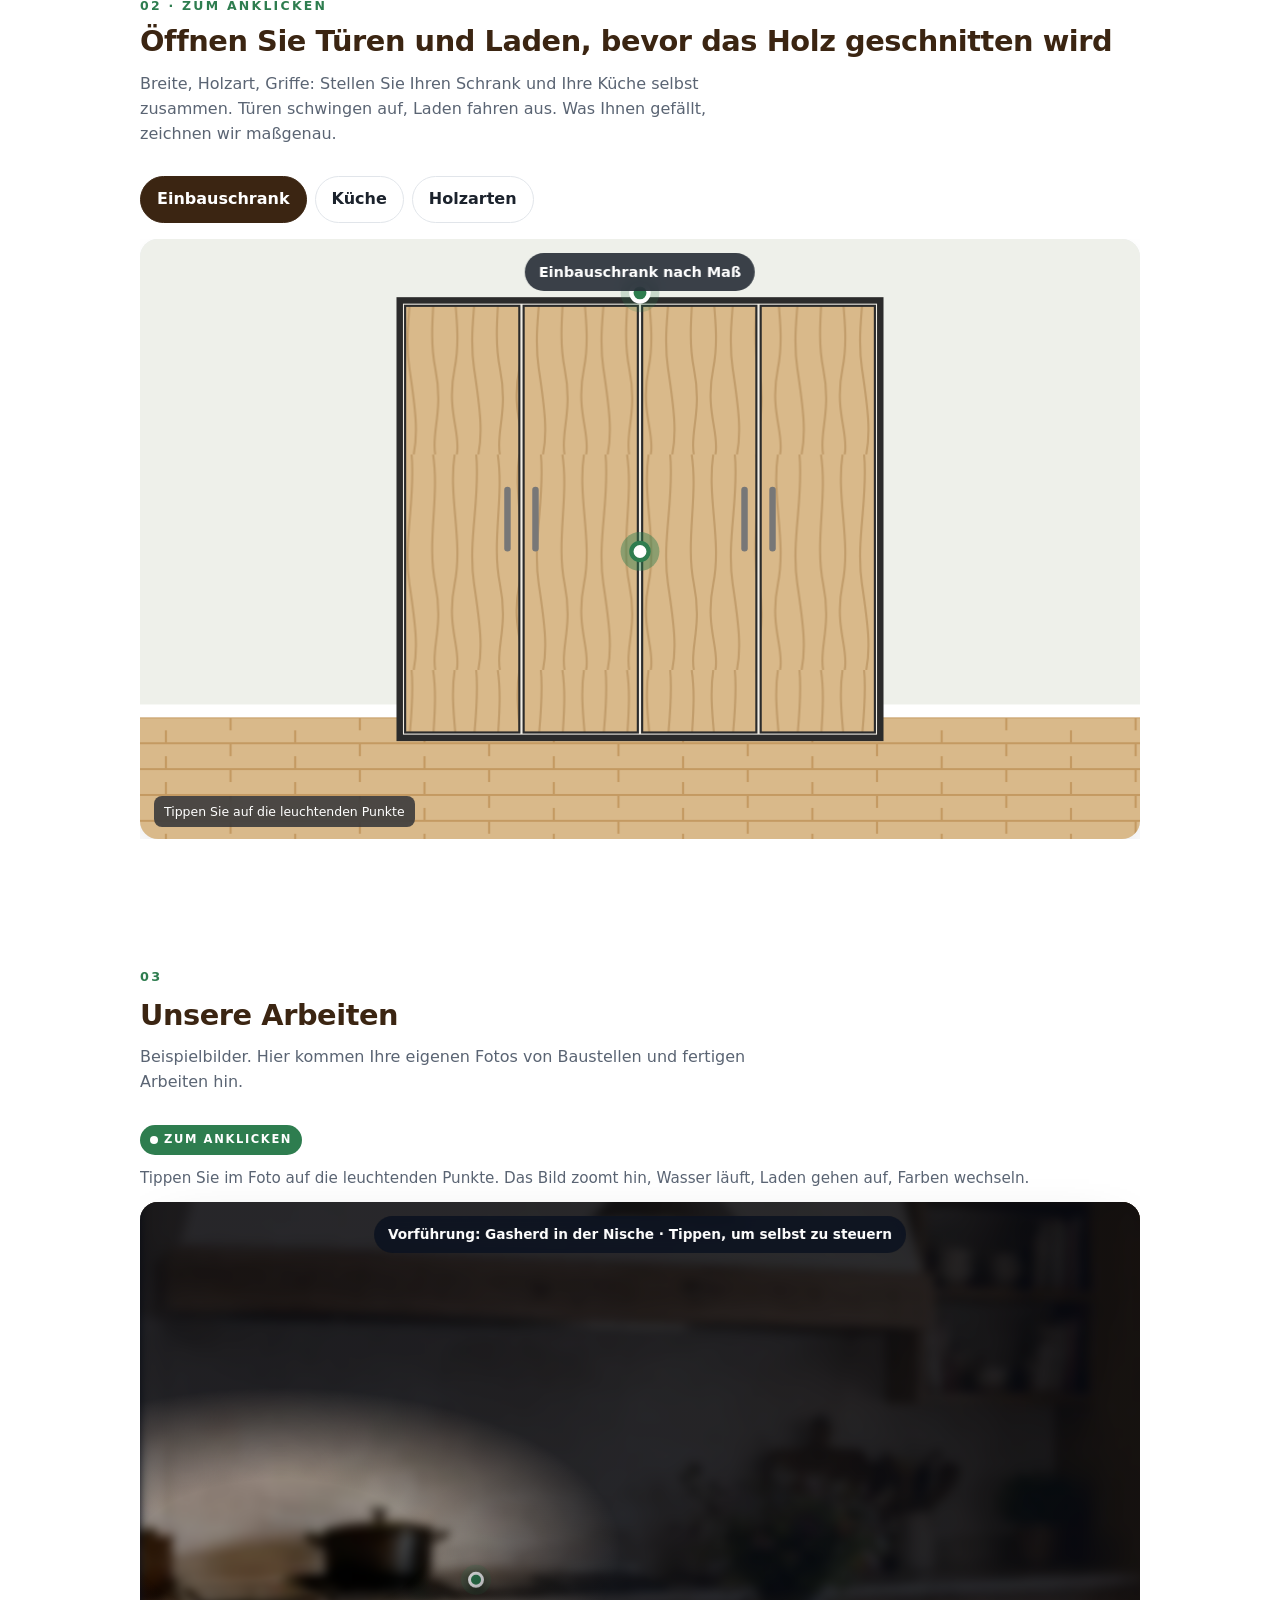
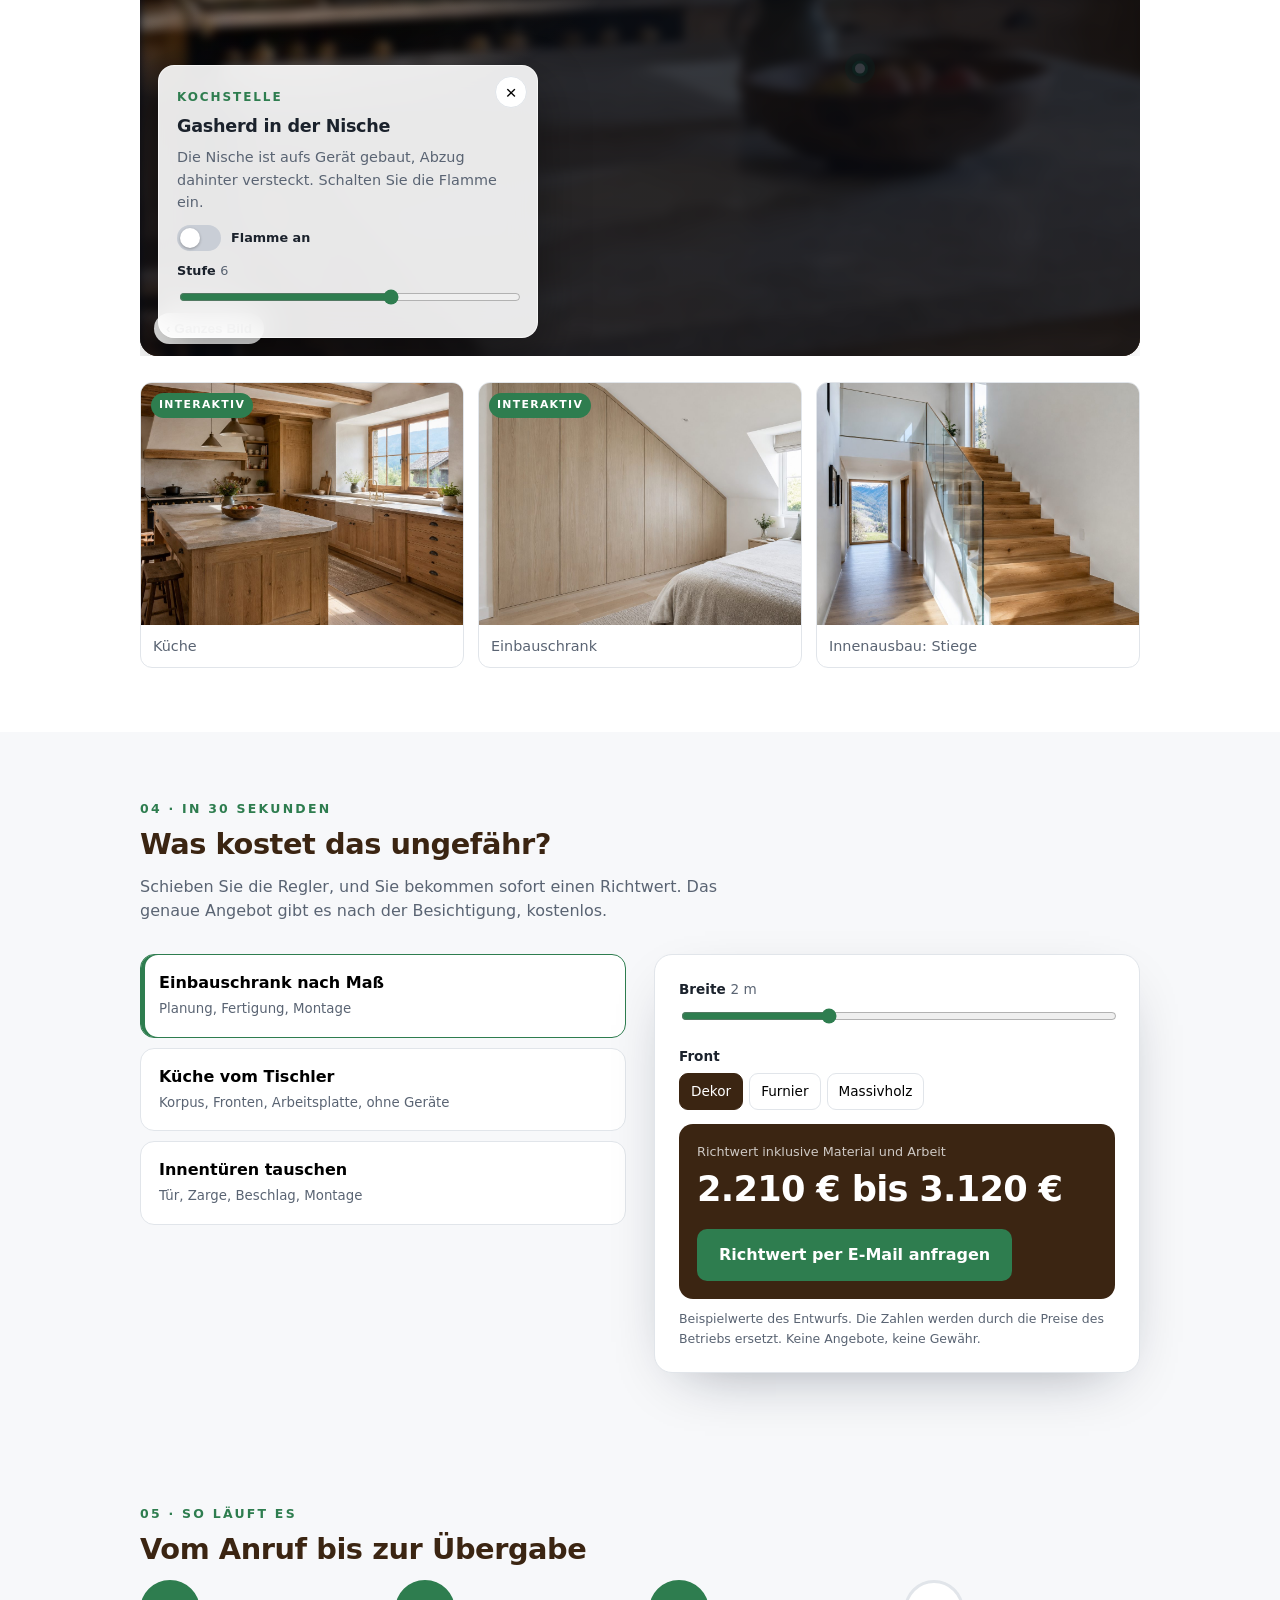
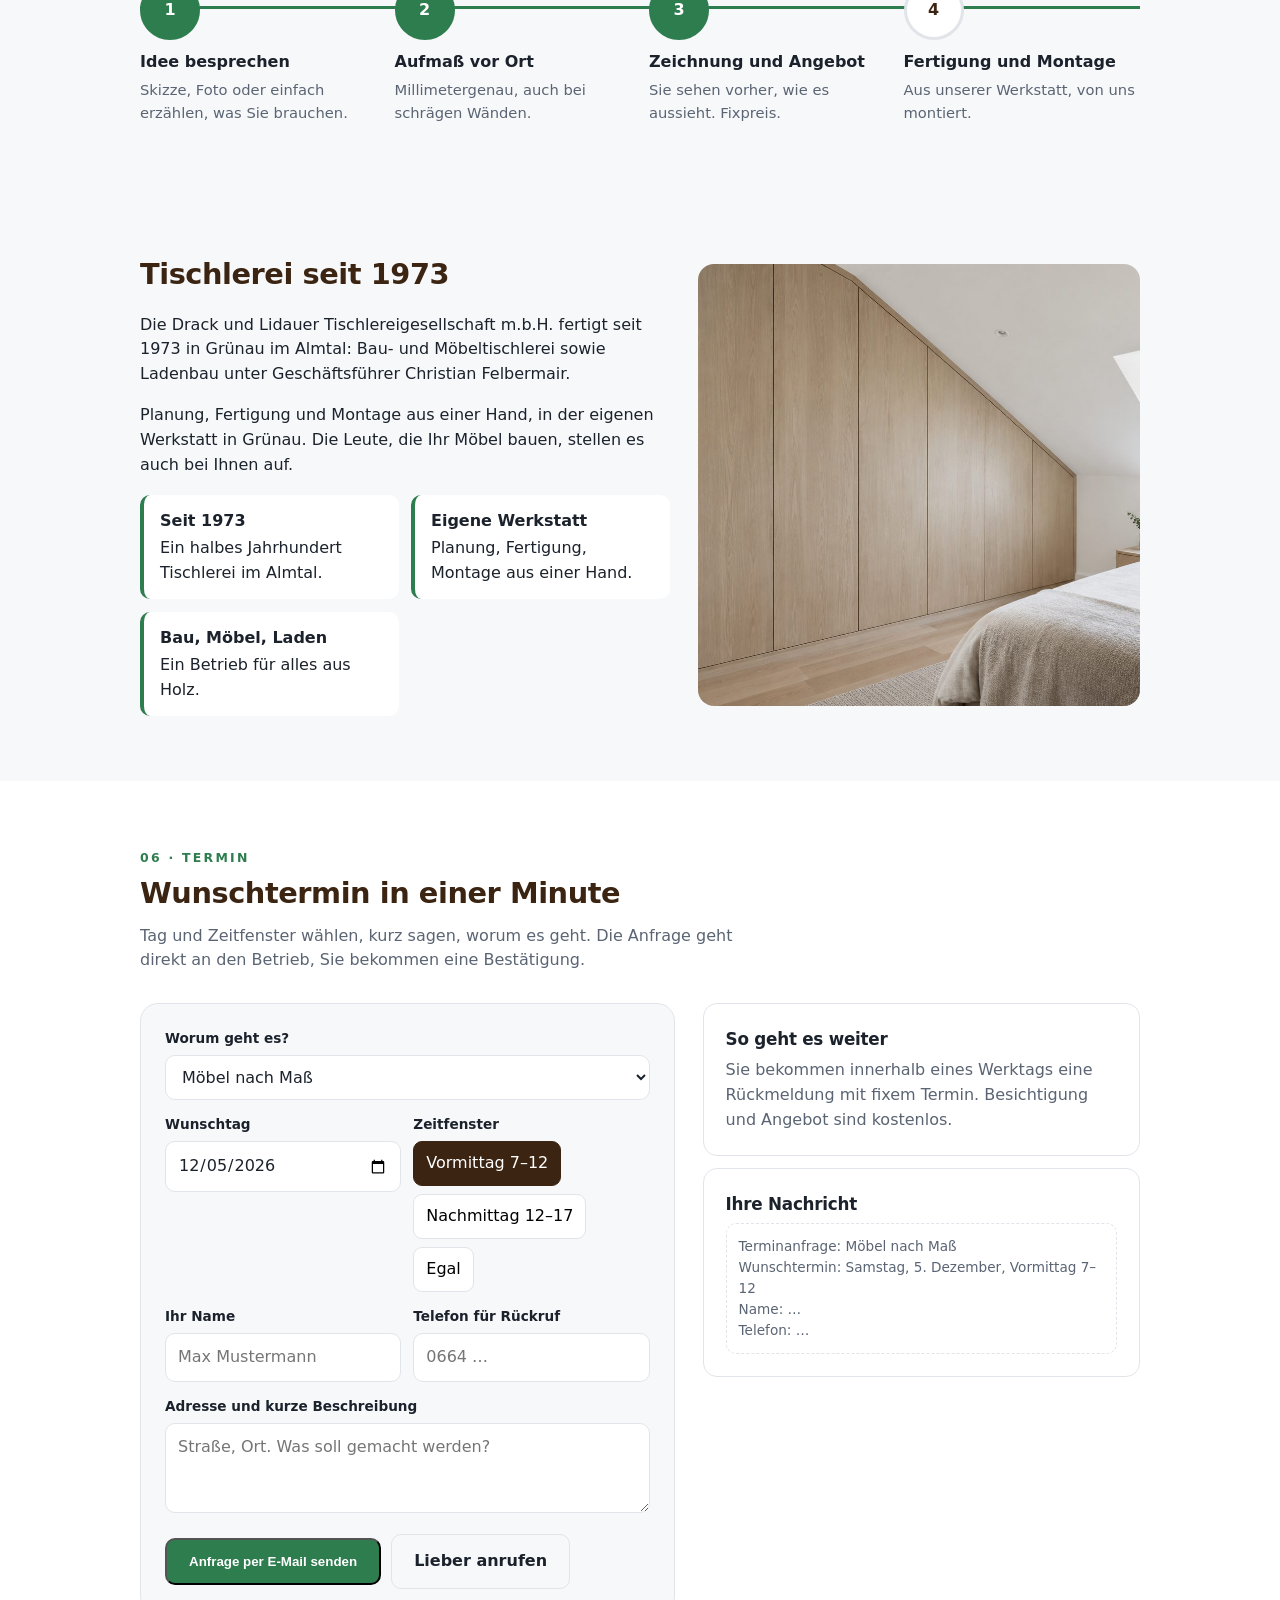
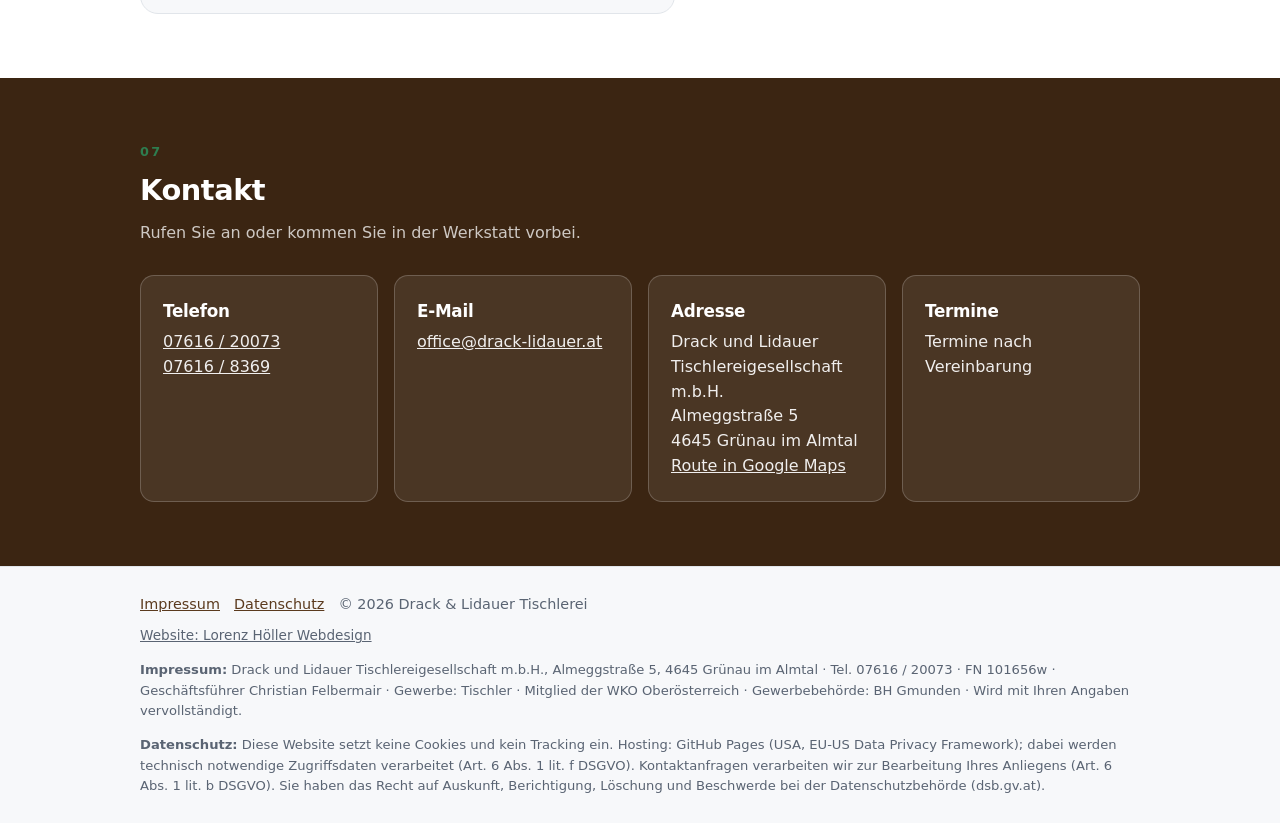
<file: entwuerfe/drack-lidauer-tischlerei/index.html>
<!doctype html>
<html lang="de-AT">
<head>
<meta charset="utf-8">
<meta name="viewport" content="width=device-width, initial-scale=1">
<meta name="robots" content="noindex,nofollow">
<title>Drack &amp; Lidauer – Tischlerei in Grünau im Almtal seit 1973</title>
<meta name="description" content="Drack und Lidauer Tischlerei, Grünau im Almtal: Bau- und Möbeltischlerei, Ladenbau, Möbel nach Maß, Innenausbau. Seit 1973.">
<link rel="stylesheet" href="../../assets/site.css">
<style>
:root{--c1:#5b3a1e;--c2:#3b2512;--acc:#2e7d4f;--icobg:#f3ece4;--bg:#f7f8fa;--ink:#1b222c;--mute:#5a6473;--line:#e1e5ea}
*{box-sizing:border-box}html{scroll-behavior:smooth}
body{margin:0;font-family:system-ui,-apple-system,"Segoe UI",Roboto,Arial,sans-serif;color:var(--ink);background:var(--bg);line-height:1.55}
.wrap{max-width:1040px;margin:0 auto;padding:0 20px}
.draft{background:#fff3e6;color:#8a4408;text-align:center;font-size:.85rem;padding:8px 12px;border-bottom:1px solid #f3d4b4}
.draft a{color:#8a4408}
header{background:#fff;border-bottom:1px solid var(--line);position:sticky;top:0;z-index:5}
.nav{display:flex;align-items:center;justify-content:space-between;height:66px;gap:12px}
.logo{display:flex;align-items:center;gap:10px;text-decoration:none;color:var(--c2);font-weight:800;font-size:1.05rem;line-height:1.1}
.logo i{width:38px;height:38px;border-radius:9px;background:var(--c1);display:grid;place-items:center;color:#fff;font-style:normal;font-weight:800;flex:0 0 38px}
.logo small{display:block;font-weight:500;color:var(--mute);font-size:.78rem}
.call{background:var(--acc);color:#fff;text-decoration:none;padding:11px 16px;border-radius:9px;font-weight:700;white-space:nowrap}
.hero{position:relative;color:#fff;padding:86px 0 70px;background:linear-gradient(120deg,var(--c2) 0%,color-mix(in srgb,var(--c1) 88%,transparent) 55%,color-mix(in srgb,var(--c1) 45%,transparent)),url(../../img/tischler/hero.jpg) center/cover no-repeat;overflow:hidden}
.hero .wrap{position:relative}
.kicker{display:inline-block;background:rgba(255,255,255,.14);border:1px solid rgba(255,255,255,.3);border-radius:999px;padding:5px 12px;font-size:.85rem;margin-bottom:14px}
.hero h1{font-size:clamp(2rem,5vw,3.2rem);line-height:1.1;margin:0 0 14px;max-width:700px}
.hero p{font-size:1.15rem;max-width:580px;color:rgba(255,255,255,.85);margin:0 0 26px}
.btns{display:flex;gap:12px;flex-wrap:wrap}
.btn{display:inline-flex;align-items:center;gap:8px;padding:14px 22px;border-radius:10px;font-weight:700;text-decoration:none}
.btn.p{background:var(--acc);color:#fff}
.btn.s{background:rgba(255,255,255,.12);color:#fff;border:1px solid rgba(255,255,255,.35)}
.trust{display:flex;gap:22px;flex-wrap:wrap;margin-top:36px;color:rgba(255,255,255,.85);font-size:.95rem}
.trust b{color:#fff}
section{padding:64px 0}
h2{font-size:1.8rem;margin:0 0 8px;color:var(--c2)}
.lead{color:var(--mute);margin:0 0 30px;max-width:620px}
.grid{display:grid;grid-template-columns:repeat(auto-fit,minmax(230px,1fr));gap:16px}
.card{background:#fff;border:1px solid var(--line);border-radius:14px;padding:22px}
.card h3{margin:0 0 6px;font-size:1.05rem}
.card p{margin:0;color:var(--mute)}
.ico{width:42px;height:42px;border-radius:10px;background:var(--icobg);color:var(--c1);display:grid;place-items:center;font-weight:800;margin-bottom:12px}
.notdienst{background:var(--acc);color:#fff;padding:26px 0}
.notdienst .wrap{display:flex;align-items:center;justify-content:space-between;gap:16px;flex-wrap:wrap}
.notdienst a{background:#fff;color:var(--c2);text-decoration:none;font-weight:800;padding:12px 18px;border-radius:9px}
.photos{display:grid;grid-template-columns:repeat(auto-fit,minmax(220px,1fr));gap:14px}
.photos figure{margin:0;border-radius:12px;overflow:hidden;background:#fff;border:1px solid var(--line)}
.photos img{width:100%;aspect-ratio:4/3;object-fit:cover;display:block}
.photos figcaption{padding:10px 12px;font-size:.9rem;color:var(--mute)}
.about{display:grid;grid-template-columns:1.2fr 1fr;gap:28px;align-items:center}
.about-img{width:100%;aspect-ratio:1;object-fit:cover;border-radius:16px;display:block}
.why{display:grid;grid-template-columns:repeat(auto-fit,minmax(200px,1fr));gap:12px;margin-top:18px}
.why div{background:#fff;border-left:4px solid var(--acc);border-radius:10px;padding:14px 16px}
.why b{display:block;margin-bottom:2px}
.kontakt{background:var(--c2);color:#fff}
.kontakt h2{color:#fff}.kontakt .lead{color:rgba(255,255,255,.75)}
.kontakt .card{background:rgba(255,255,255,.08);border-color:rgba(255,255,255,.2)}
.kontakt .card p,.kontakt .card a{color:rgba(255,255,255,.92)}
footer{padding:26px 0;color:var(--mute);font-size:.9rem;border-top:1px solid var(--line)}
footer a{color:var(--c1);margin-right:14px}
.legal{margin-top:14px;font-size:.82rem;color:var(--mute)}
.sticky{position:fixed;bottom:0;left:0;right:0;display:none;gap:8px;padding:10px;background:#fff;border-top:1px solid var(--line);z-index:9}
.sticky a{flex:1;justify-content:center;padding:13px}
@media (max-width:720px){.about{grid-template-columns:1fr}.sticky{display:flex}body{padding-bottom:70px}.nav .call{display:none}}
</style>
</head>
<body data-gewerk="tischler" data-email="office@drack-lidauer.at" data-tel="+43761620073">
<div class="draft">Unverbindlicher Entwurf von <a href="../../">Lorenz Höller Webdesign</a> · Bilder sind KI-Beispielbilder und werden durch Ihre Fotos ersetzt</div>
<header><div class="wrap nav">
  <a class="logo" href="#"><i>D</i><span>Drack &amp; Lidauer<small>Bau- und Möbeltischlerei · Grünau im Almtal</small></span></a>
  <a class="call" href="tel:+43761620073">Anrufen: 07616 / 20073</a>
</div></header>

<div class="hero"><div class="wrap">
  <span class="kicker">Bau- und Möbeltischlerei · Grünau im Almtal · seit 1973</span>
  <h1>Möbel, Innenausbau, Ladenbau. Tischlerei im Almtal seit 1973.</h1>
  <p>Vom Maßmöbel bis zur Ladeneinrichtung, von der Haustür bis zum Innenausbau. Drack &amp; Lidauer fertigt in Grünau für das Almtal und das Traunviertel.</p>
  <div class="btns">
    <a class="btn p" href="tel:+43761620073">Jetzt anrufen</a>
    <a class="btn s" href="mailto:office@drack-lidauer.at">E-Mail schreiben</a>
    <a class="btn s" href="#leistungen">Leistungen</a>
  </div>
  <div class="trust"><span><b>Seit 1973</b> in Grünau</span><span><b>Bau und Möbel</b> Tischlerei für beides</span><span><b>Ladenbau</b> für Geschäfte und Gastronomie</span></div>
<a class="scrollcue" href="#leistungen" aria-label="Weiter"><i></i></a>
</div></div>

<section id="leistungen"><div class="wrap">
  <h2>Unsere Leistungen</h2>
  <p class="lead">Geplant und gefertigt in der eigenen Werkstatt in Grünau.</p>
  <div class="grid"><div class="card"><div class="ico">1</div><h3>Möbel nach Maß</h3><p>Schränke, Regale, Sideboards und Betten, genau für Ihren Raum.</p></div><div class="card"><div class="ico">2</div><h3>Küchen</h3><p>Küchen aus Massivholz oder furniert, geplant und montiert von uns.</p></div><div class="card"><div class="ico">3</div><h3>Innenausbau</h3><p>Wand- und Deckenverkleidungen, Böden, Stiegen, Einbauten.</p></div><div class="card"><div class="ico">4</div><h3>Türen und Fenster</h3><p>Bautischlerei: Innentüren, Haustüren, Holzfenster, Reparatur und Tausch.</p></div><div class="card"><div class="ico">5</div><h3>Ladenbau</h3><p>Einrichtungen für Geschäfte, Gastronomie und Büros, vom Entwurf bis zur Montage.</p></div><div class="card"><div class="ico">6</div><h3>Reparatur und Service</h3><p>Alte Möbel aufarbeiten, Türen einstellen, Beschläge tauschen.</p></div></div>
</div></section>

<section id="showroom" data-showroom="tischler"></section>



<section id="arbeiten" style="background:#fff"><div class="wrap">
  <h2>Unsere Arbeiten</h2>
  <p class="lead">Beispielbilder. Hier kommen Ihre eigenen Fotos von Baustellen und fertigen Arbeiten hin.</p>
  <div class="photos"><figure><img src="../../img/tischler/kueche.jpg" alt="Massivholzküche in einem Bauernhaus" loading="lazy"><figcaption>Küche</figcaption></figure><figure><img src="../../img/tischler/schrank.jpg" alt="Einbauschrank unter der Dachschräge" loading="lazy"><figcaption>Einbauschrank</figcaption></figure><figure><img src="../../img/tischler/stiege.jpg" alt="Holzstiege mit Glasgeländer" loading="lazy"><figcaption>Innenausbau: Stiege</figcaption></figure></div>
</div></section>

<section id="rechner" class="rechner" data-rechner></section>

<section id="ablauf" class="ablauf" data-ablauf></section>

<section id="ueber"><div class="wrap">
  <div class="about">
    <div>
      <h2>Tischlerei seit 1973</h2>
      <p>Die Drack und Lidauer Tischlereigesellschaft m.b.H. fertigt seit 1973 in Grünau im Almtal: Bau- und Möbeltischlerei sowie Ladenbau unter Geschäftsführer Christian Felbermair.</p>
      <p>Planung, Fertigung und Montage aus einer Hand, in der eigenen Werkstatt in Grünau. Die Leute, die Ihr Möbel bauen, stellen es auch bei Ihnen auf.</p>
      <div class="why"><div><b>Seit 1973</b>Ein halbes Jahrhundert Tischlerei im Almtal.</div><div><b>Eigene Werkstatt</b>Planung, Fertigung, Montage aus einer Hand.</div><div><b>Bau, Möbel, Laden</b>Ein Betrieb für alles aus Holz.</div></div>
    </div>
    <img class="about-img" src="../../img/tischler/schrank.jpg" alt="Handwerker bei der Arbeit" loading="lazy">
  </div>
</div></section>

<section id="termin" class="termin" data-termin></section>

<section id="kontakt" class="kontakt"><div class="wrap">
  <h2>Kontakt</h2>
  <p class="lead">Rufen Sie an oder kommen Sie in der Werkstatt vorbei.</p>
  <div class="grid">
    <div class="card"><h3>Telefon</h3><p><a href="tel:+43761620073">07616 / 20073<br>07616 / 8369</a></p></div>
    <div class="card"><h3>E-Mail</h3><p><a href="mailto:office@drack-lidauer.at">office@drack-lidauer.at</a></p></div>
    <div class="card"><h3>Adresse</h3><p>Drack und Lidauer Tischlereigesellschaft m.b.H.<br>Almeggstraße 5<br>4645 Grünau im Almtal<br><a href="https://www.google.com/maps/search/?api=1&amp;query=Almeggstraße+5+4645+Grünau+im+Almtal" rel="noopener">Route in Google Maps</a></p></div>
    <div class="card"><h3>Termine</h3><p>Termine nach Vereinbarung</p></div>
  </div>
</div></section>

<footer><div class="wrap">
  <a href="#impressum">Impressum</a><a href="#datenschutz">Datenschutz</a><span>© 2026 Drack &amp; Lidauer Tischlerei</span><a class="credit" href="https://lorenzlorenzl.github.io/" rel="noopener">Website: Lorenz Höller Webdesign</a>
  <div id="impressum" class="legal"><b>Impressum:</b> Drack und Lidauer Tischlereigesellschaft m.b.H., Almeggstraße 5, 4645 Grünau im Almtal · Tel. 07616 / 20073 · FN 101656w · Geschäftsführer Christian Felbermair · Gewerbe: Tischler · Mitglied der WKO Oberösterreich · Gewerbebehörde: BH Gmunden · Wird mit Ihren Angaben vervollständigt.</div>
  <div id="datenschutz" class="legal"><b>Datenschutz:</b> Diese Website setzt keine Cookies und kein Tracking ein. Hosting: GitHub Pages (USA, EU-US Data Privacy Framework); dabei werden technisch notwendige Zugriffsdaten verarbeitet (Art. 6 Abs. 1 lit. f DSGVO). Kontaktanfragen verarbeiten wir zur Bearbeitung Ihres Anliegens (Art. 6 Abs. 1 lit. b DSGVO). Sie haben das Recht auf Auskunft, Berichtigung, Löschung und Beschwerde bei der Datenschutzbehörde (dsb.gv.at).</div>
</div></footer>

<div class="sticky"><a class="btn p" href="tel:+43761620073">Anrufen</a><a class="btn s" style="background:var(--c1)" href="mailto:office@drack-lidauer.at">E-Mail</a></div>
<script src="../../assets/showroom.js" defer></script>
<script src="../../assets/fotoshow.js" defer></script>
<script src="../../assets/site.js" defer></script>
</body>
</html>
</file>
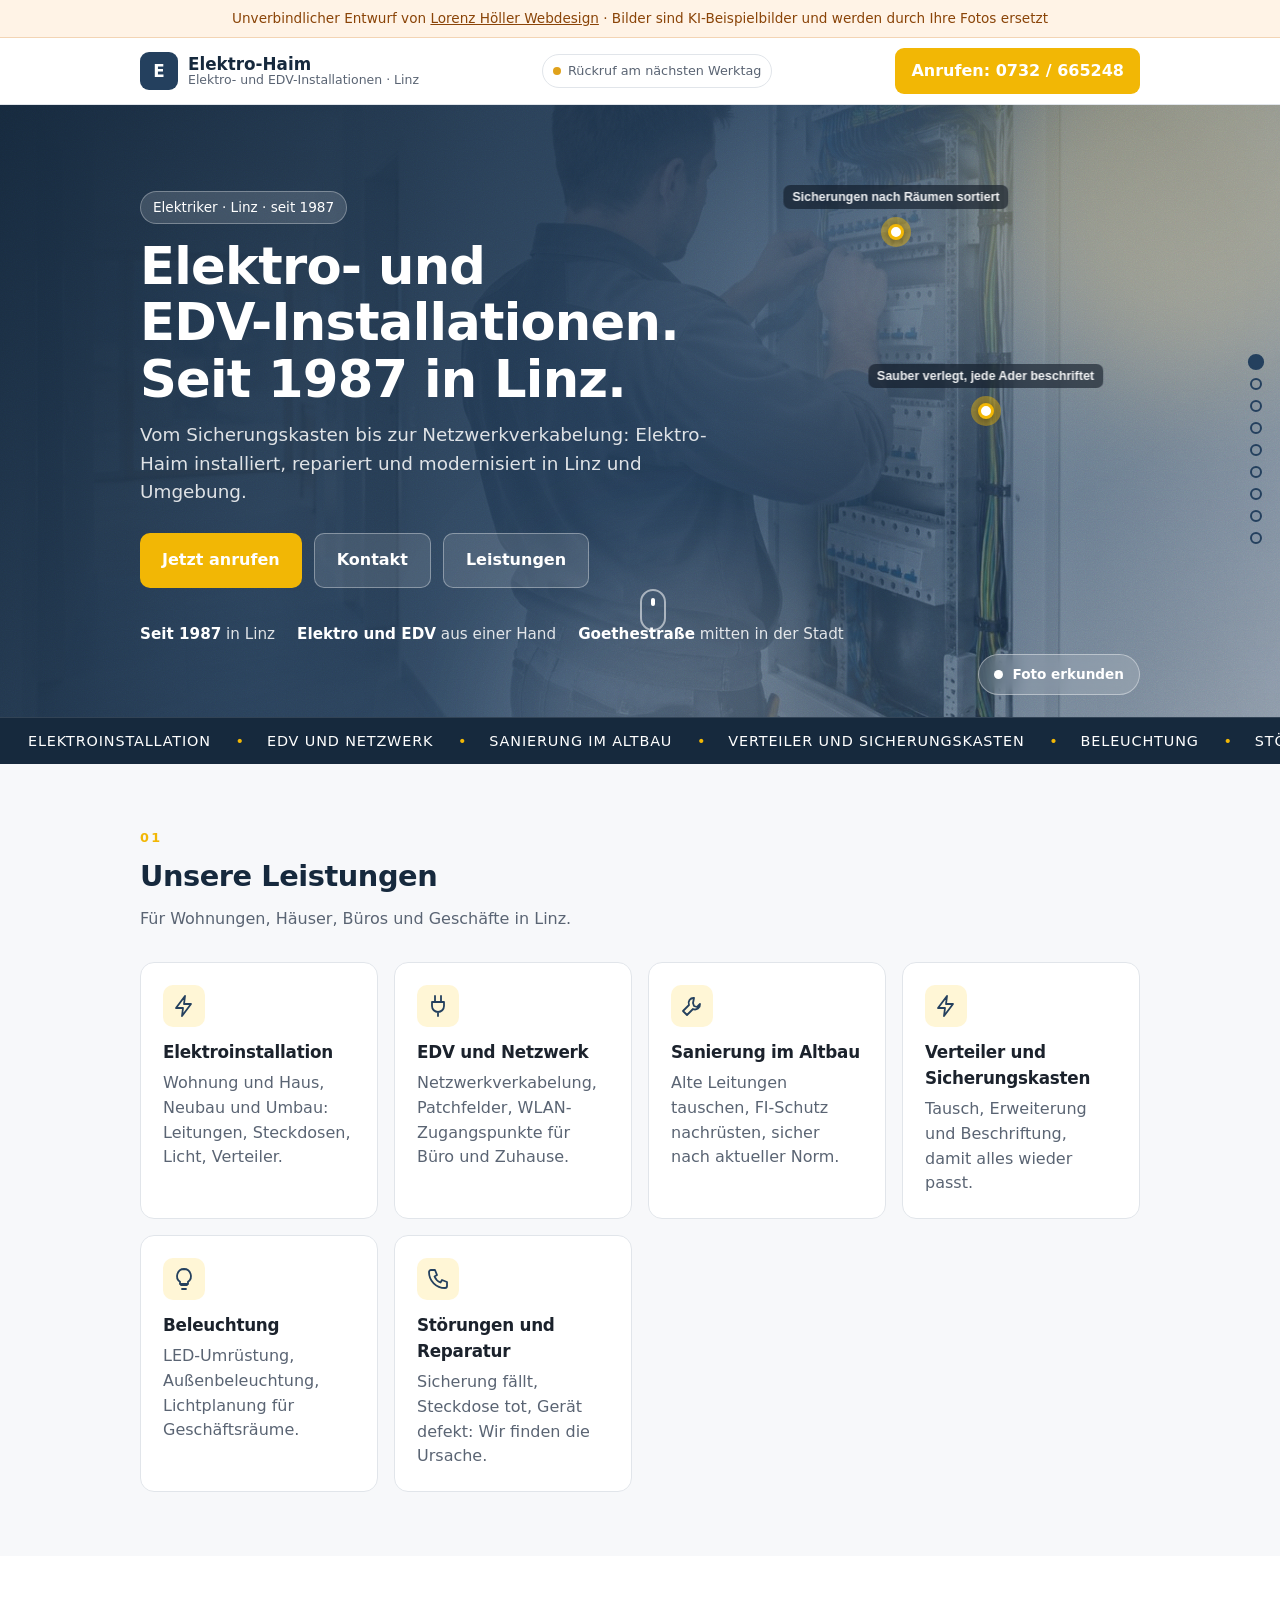
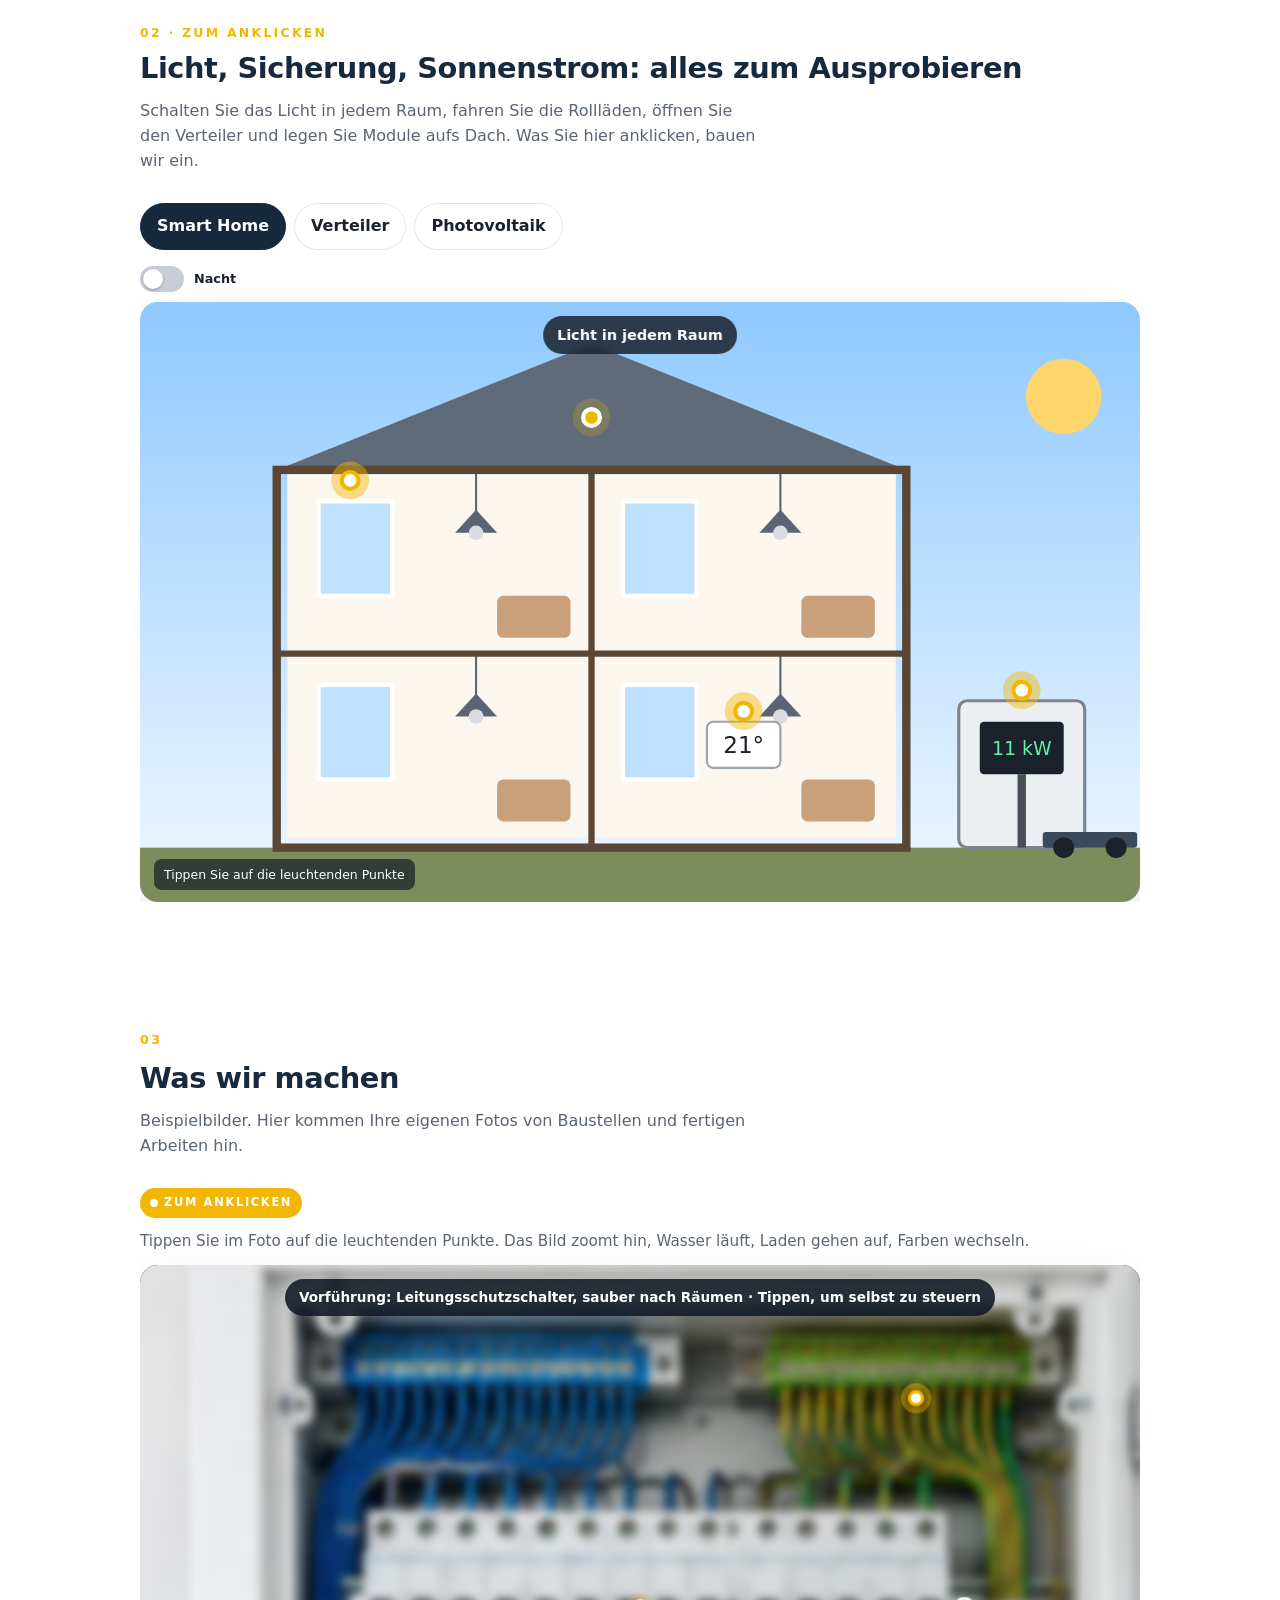
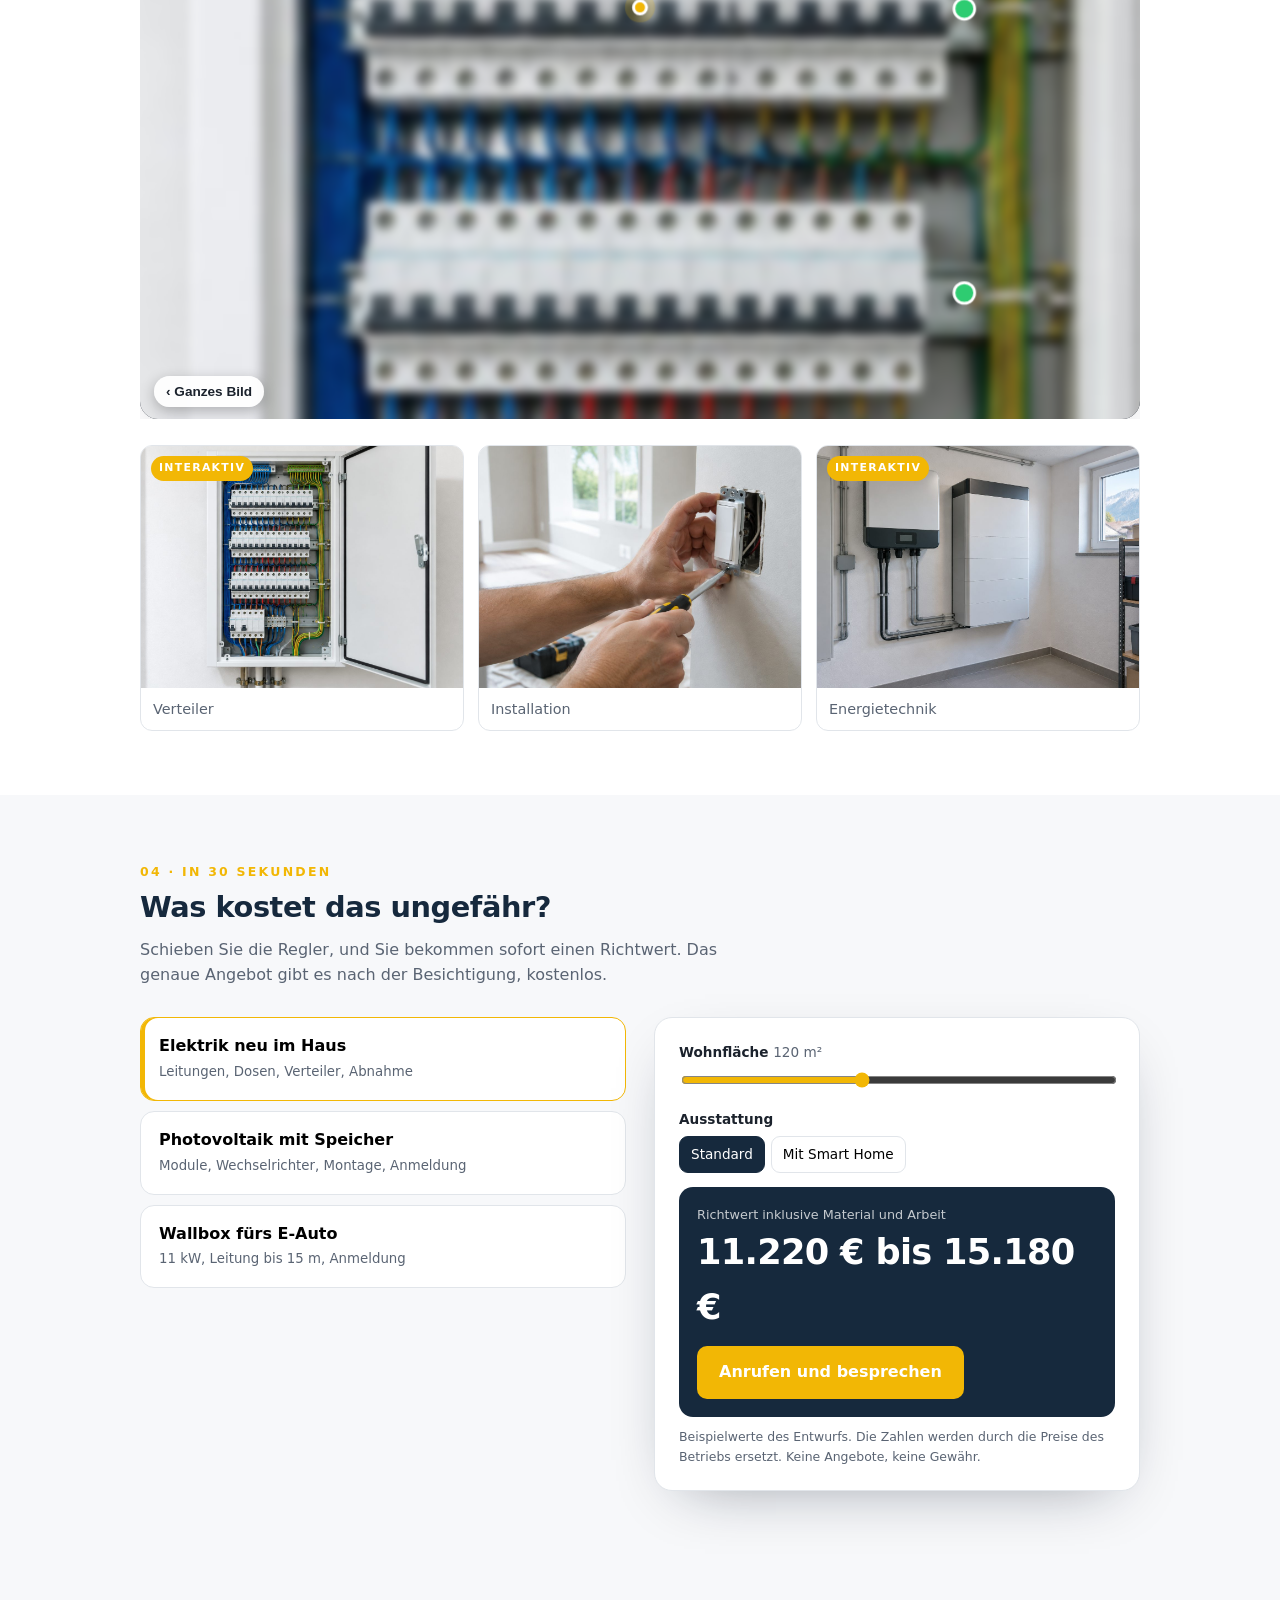
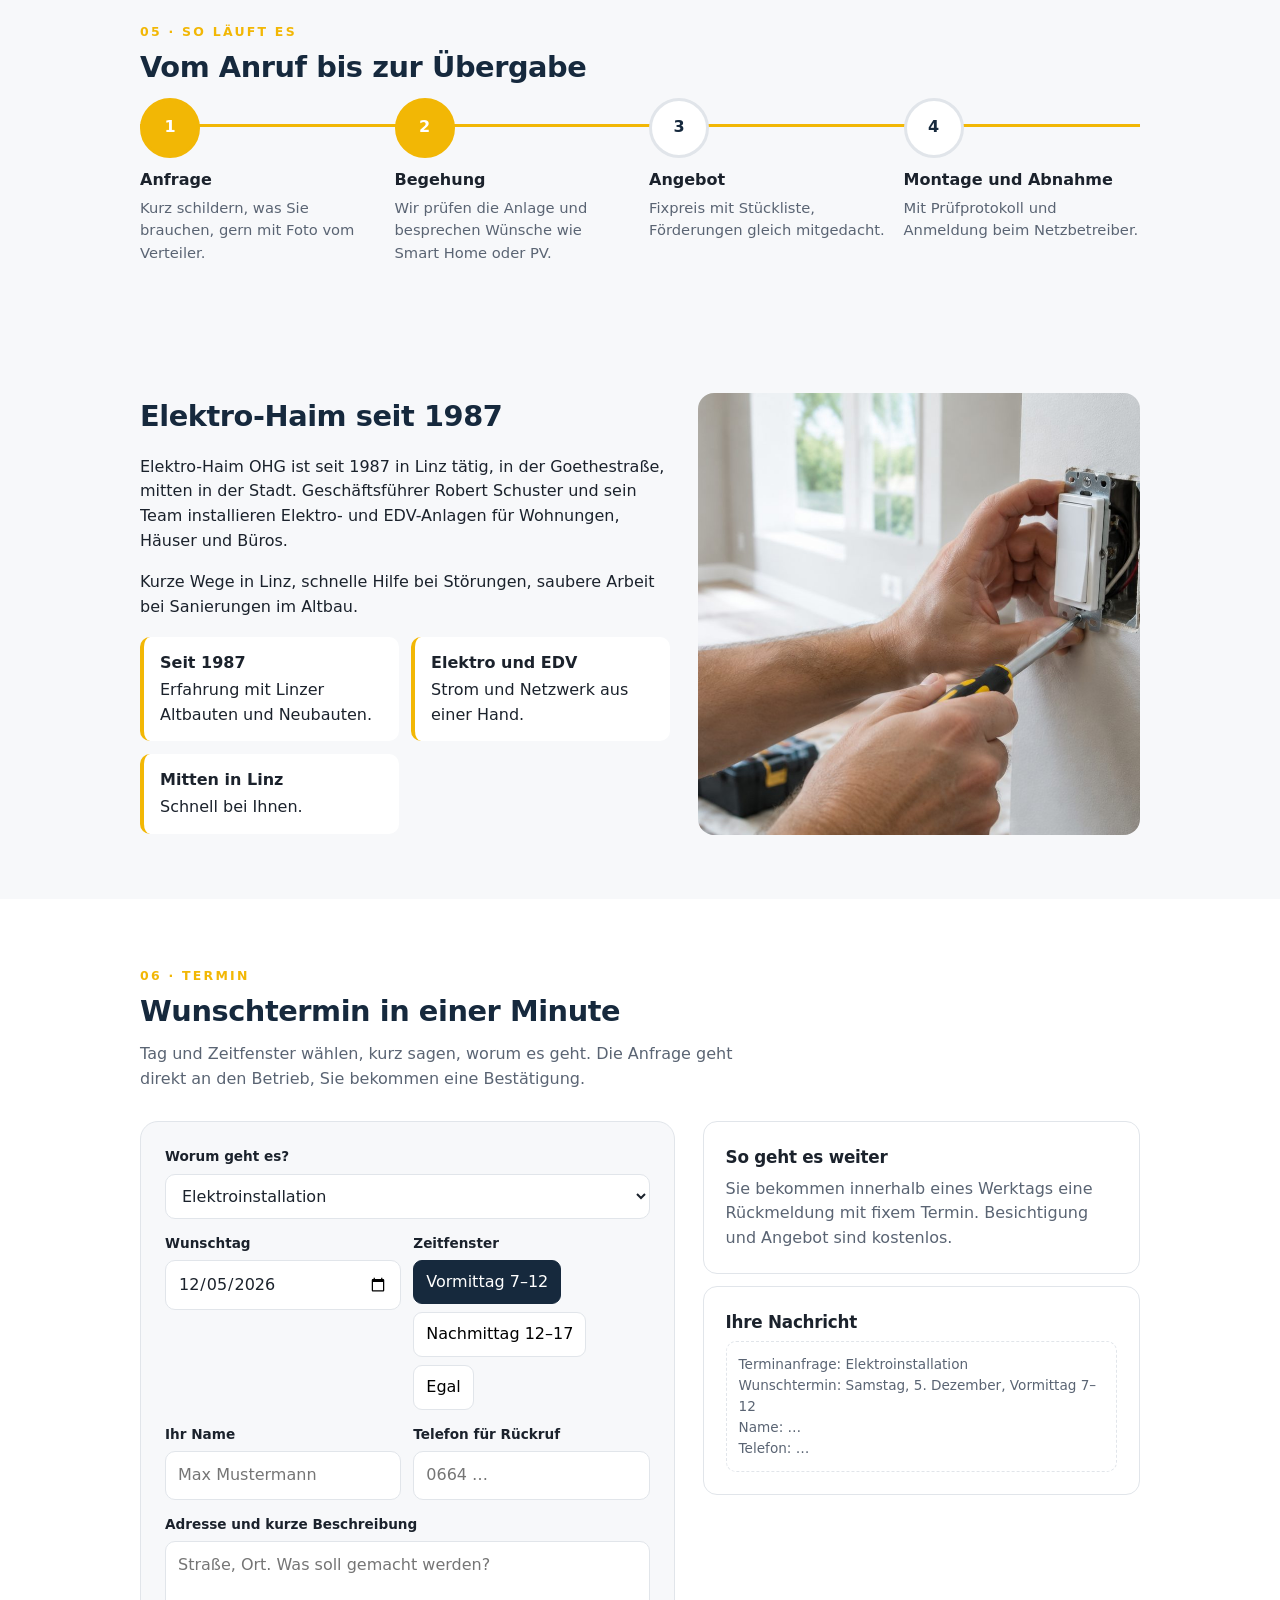
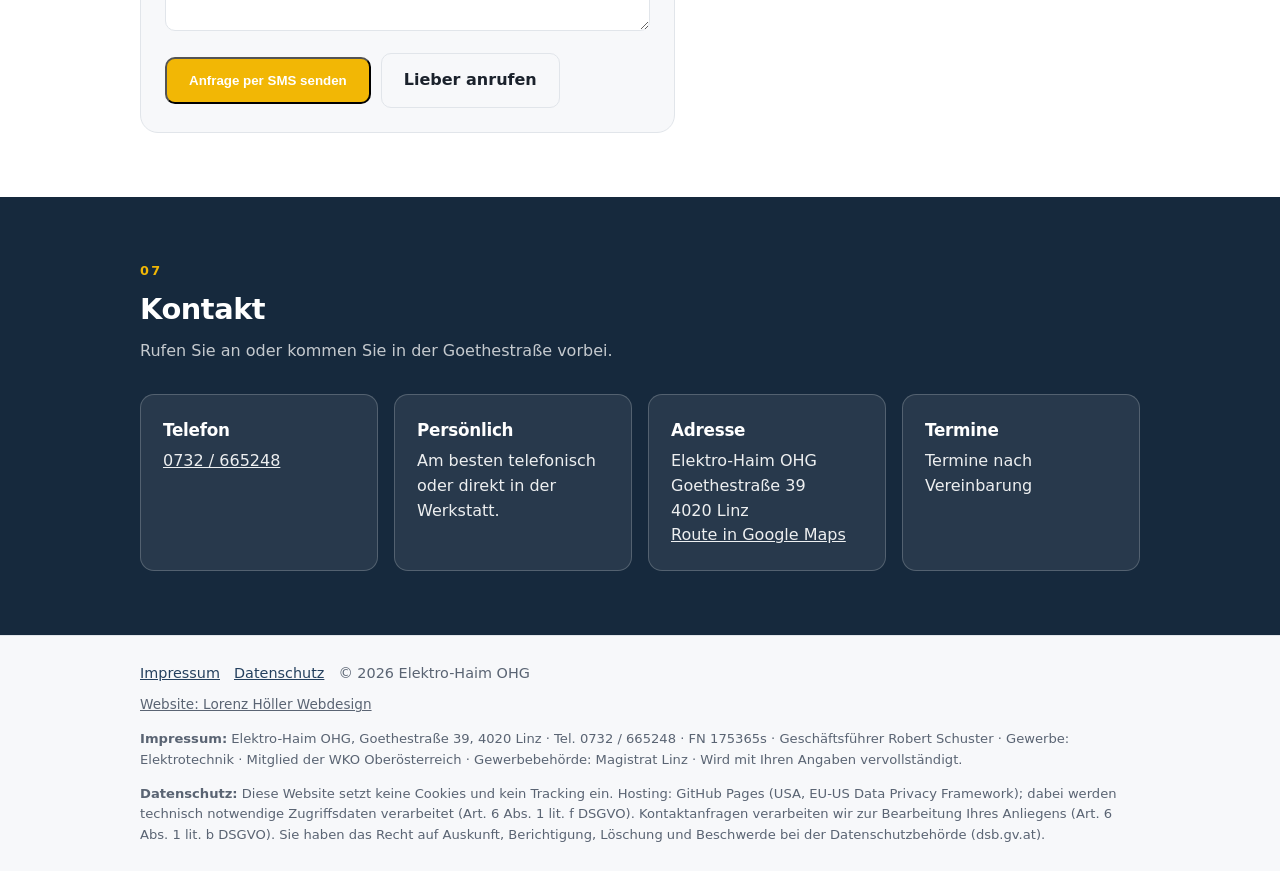
<file: entwuerfe/elektro-haim/index.html>
<!doctype html>
<html lang="de-AT">
<head>
<meta charset="utf-8">
<meta name="viewport" content="width=device-width, initial-scale=1">
<meta name="robots" content="noindex,nofollow">
<title>Elektro-Haim – Elektriker in Linz seit 1987</title>
<meta name="description" content="Elektro-Haim OHG, Linz: Elektro- und EDV-Installationen, Sanierung, Verteiler, Störungsdienst. Seit 1987 in der Goethestraße.">
<link rel="stylesheet" href="../../assets/site.css">
<style>
:root{--c1:#24405e;--c2:#16293d;--acc:#f2b705;--icobg:#fff6d6;--bg:#f7f8fa;--ink:#1b222c;--mute:#5a6473;--line:#e1e5ea}
*{box-sizing:border-box}html{scroll-behavior:smooth}
body{margin:0;font-family:system-ui,-apple-system,"Segoe UI",Roboto,Arial,sans-serif;color:var(--ink);background:var(--bg);line-height:1.55}
.wrap{max-width:1040px;margin:0 auto;padding:0 20px}
.draft{background:#fff3e6;color:#8a4408;text-align:center;font-size:.85rem;padding:8px 12px;border-bottom:1px solid #f3d4b4}
.draft a{color:#8a4408}
header{background:#fff;border-bottom:1px solid var(--line);position:sticky;top:0;z-index:5}
.nav{display:flex;align-items:center;justify-content:space-between;height:66px;gap:12px}
.logo{display:flex;align-items:center;gap:10px;text-decoration:none;color:var(--c2);font-weight:800;font-size:1.05rem;line-height:1.1}
.logo i{width:38px;height:38px;border-radius:9px;background:var(--c1);display:grid;place-items:center;color:#fff;font-style:normal;font-weight:800;flex:0 0 38px}
.logo small{display:block;font-weight:500;color:var(--mute);font-size:.78rem}
.call{background:var(--acc);color:#fff;text-decoration:none;padding:11px 16px;border-radius:9px;font-weight:700;white-space:nowrap}
.hero{position:relative;color:#fff;padding:86px 0 70px;background:linear-gradient(120deg,var(--c2) 0%,color-mix(in srgb,var(--c1) 88%,transparent) 55%,color-mix(in srgb,var(--c1) 45%,transparent)),url(../../img/elektriker/hero.jpg) center/cover no-repeat;overflow:hidden}
.hero .wrap{position:relative}
.kicker{display:inline-block;background:rgba(255,255,255,.14);border:1px solid rgba(255,255,255,.3);border-radius:999px;padding:5px 12px;font-size:.85rem;margin-bottom:14px}
.hero h1{font-size:clamp(2rem,5vw,3.2rem);line-height:1.1;margin:0 0 14px;max-width:700px}
.hero p{font-size:1.15rem;max-width:580px;color:rgba(255,255,255,.85);margin:0 0 26px}
.btns{display:flex;gap:12px;flex-wrap:wrap}
.btn{display:inline-flex;align-items:center;gap:8px;padding:14px 22px;border-radius:10px;font-weight:700;text-decoration:none}
.btn.p{background:var(--acc);color:#fff}
.btn.s{background:rgba(255,255,255,.12);color:#fff;border:1px solid rgba(255,255,255,.35)}
.trust{display:flex;gap:22px;flex-wrap:wrap;margin-top:36px;color:rgba(255,255,255,.85);font-size:.95rem}
.trust b{color:#fff}
section{padding:64px 0}
h2{font-size:1.8rem;margin:0 0 8px;color:var(--c2)}
.lead{color:var(--mute);margin:0 0 30px;max-width:620px}
.grid{display:grid;grid-template-columns:repeat(auto-fit,minmax(230px,1fr));gap:16px}
.card{background:#fff;border:1px solid var(--line);border-radius:14px;padding:22px}
.card h3{margin:0 0 6px;font-size:1.05rem}
.card p{margin:0;color:var(--mute)}
.ico{width:42px;height:42px;border-radius:10px;background:var(--icobg);color:var(--c1);display:grid;place-items:center;font-weight:800;margin-bottom:12px}
.notdienst{background:var(--acc);color:#fff;padding:26px 0}
.notdienst .wrap{display:flex;align-items:center;justify-content:space-between;gap:16px;flex-wrap:wrap}
.notdienst a{background:#fff;color:var(--c2);text-decoration:none;font-weight:800;padding:12px 18px;border-radius:9px}
.photos{display:grid;grid-template-columns:repeat(auto-fit,minmax(220px,1fr));gap:14px}
.photos figure{margin:0;border-radius:12px;overflow:hidden;background:#fff;border:1px solid var(--line)}
.photos img{width:100%;aspect-ratio:4/3;object-fit:cover;display:block}
.photos figcaption{padding:10px 12px;font-size:.9rem;color:var(--mute)}
.about{display:grid;grid-template-columns:1.2fr 1fr;gap:28px;align-items:center}
.about-img{width:100%;aspect-ratio:1;object-fit:cover;border-radius:16px;display:block}
.why{display:grid;grid-template-columns:repeat(auto-fit,minmax(200px,1fr));gap:12px;margin-top:18px}
.why div{background:#fff;border-left:4px solid var(--acc);border-radius:10px;padding:14px 16px}
.why b{display:block;margin-bottom:2px}
.kontakt{background:var(--c2);color:#fff}
.kontakt h2{color:#fff}.kontakt .lead{color:rgba(255,255,255,.75)}
.kontakt .card{background:rgba(255,255,255,.08);border-color:rgba(255,255,255,.2)}
.kontakt .card p,.kontakt .card a{color:rgba(255,255,255,.92)}
footer{padding:26px 0;color:var(--mute);font-size:.9rem;border-top:1px solid var(--line)}
footer a{color:var(--c1);margin-right:14px}
.legal{margin-top:14px;font-size:.82rem;color:var(--mute)}
.sticky{position:fixed;bottom:0;left:0;right:0;display:none;gap:8px;padding:10px;background:#fff;border-top:1px solid var(--line);z-index:9}
.sticky a{flex:1;justify-content:center;padding:13px}
@media (max-width:720px){.about{grid-template-columns:1fr}.sticky{display:flex}body{padding-bottom:70px}.nav .call{display:none}}
</style>
</head>
<body data-gewerk="elektriker" data-email="" data-tel="+43732665248">
<div class="draft">Unverbindlicher Entwurf von <a href="../../">Lorenz Höller Webdesign</a> · Bilder sind KI-Beispielbilder und werden durch Ihre Fotos ersetzt</div>
<header><div class="wrap nav">
  <a class="logo" href="#"><i>E</i><span>Elektro-Haim<small>Elektro- und EDV-Installationen · Linz</small></span></a>
  <a class="call" href="tel:+43732665248">Anrufen: 0732 / 665248</a>
</div></header>

<div class="hero"><div class="wrap">
  <span class="kicker">Elektriker · Linz · seit 1987</span>
  <h1>Elektro- und EDV-Installationen. Seit 1987 in Linz.</h1>
  <p>Vom Sicherungskasten bis zur Netzwerkverkabelung: Elektro-Haim installiert, repariert und modernisiert in Linz und Umgebung.</p>
  <div class="btns">
    <a class="btn p" href="tel:+43732665248">Jetzt anrufen</a>
    <a class="btn s" href="#kontakt">Kontakt</a>
    <a class="btn s" href="#leistungen">Leistungen</a>
  </div>
  <div class="trust"><span><b>Seit 1987</b> in Linz</span><span><b>Elektro und EDV</b> aus einer Hand</span><span><b>Goethestraße</b> mitten in der Stadt</span></div>
<a class="scrollcue" href="#leistungen" aria-label="Weiter"><i></i></a>
</div></div>

<section id="leistungen"><div class="wrap">
  <h2>Unsere Leistungen</h2>
  <p class="lead">Für Wohnungen, Häuser, Büros und Geschäfte in Linz.</p>
  <div class="grid"><div class="card"><div class="ico">1</div><h3>Elektroinstallation</h3><p>Wohnung und Haus, Neubau und Umbau: Leitungen, Steckdosen, Licht, Verteiler.</p></div><div class="card"><div class="ico">2</div><h3>EDV und Netzwerk</h3><p>Netzwerkverkabelung, Patchfelder, WLAN-Zugangspunkte für Büro und Zuhause.</p></div><div class="card"><div class="ico">3</div><h3>Sanierung im Altbau</h3><p>Alte Leitungen tauschen, FI-Schutz nachrüsten, sicher nach aktueller Norm.</p></div><div class="card"><div class="ico">4</div><h3>Verteiler und Sicherungskasten</h3><p>Tausch, Erweiterung und Beschriftung, damit alles wieder passt.</p></div><div class="card"><div class="ico">5</div><h3>Beleuchtung</h3><p>LED-Umrüstung, Außenbeleuchtung, Lichtplanung für Geschäftsräume.</p></div><div class="card"><div class="ico">6</div><h3>Störungen und Reparatur</h3><p>Sicherung fällt, Steckdose tot, Gerät defekt: Wir finden die Ursache.</p></div></div>
</div></section>

<section id="showroom" data-showroom="elektriker"></section>



<section id="arbeiten" style="background:#fff"><div class="wrap">
  <h2>Was wir machen</h2>
  <p class="lead">Beispielbilder. Hier kommen Ihre eigenen Fotos von Baustellen und fertigen Arbeiten hin.</p>
  <div class="photos"><figure><img src="../../img/elektriker/schaltschrank.jpg" alt="Sauber verdrahteter Verteiler" loading="lazy"><figcaption>Verteiler</figcaption></figure><figure><img src="../../img/elektriker/schalter.jpg" alt="Montage eines Lichtschalters" loading="lazy"><figcaption>Installation</figcaption></figure><figure><img src="../../img/elektriker/pv.jpg" alt="Wechselrichter und Speicher" loading="lazy"><figcaption>Energietechnik</figcaption></figure></div>
</div></section>

<section id="rechner" class="rechner" data-rechner></section>

<section id="ablauf" class="ablauf" data-ablauf></section>

<section id="ueber"><div class="wrap">
  <div class="about">
    <div>
      <h2>Elektro-Haim seit 1987</h2>
      <p>Elektro-Haim OHG ist seit 1987 in Linz tätig, in der Goethestraße, mitten in der Stadt. Geschäftsführer Robert Schuster und sein Team installieren Elektro- und EDV-Anlagen für Wohnungen, Häuser und Büros.</p>
      <p>Kurze Wege in Linz, schnelle Hilfe bei Störungen, saubere Arbeit bei Sanierungen im Altbau.</p>
      <div class="why"><div><b>Seit 1987</b>Erfahrung mit Linzer Altbauten und Neubauten.</div><div><b>Elektro und EDV</b>Strom und Netzwerk aus einer Hand.</div><div><b>Mitten in Linz</b>Schnell bei Ihnen.</div></div>
    </div>
    <img class="about-img" src="../../img/elektriker/schalter.jpg" alt="Handwerker bei der Arbeit" loading="lazy">
  </div>
</div></section>

<section id="termin" class="termin" data-termin></section>

<section id="kontakt" class="kontakt"><div class="wrap">
  <h2>Kontakt</h2>
  <p class="lead">Rufen Sie an oder kommen Sie in der Goethestraße vorbei.</p>
  <div class="grid">
    <div class="card"><h3>Telefon</h3><p><a href="tel:+43732665248">0732 / 665248</a></p></div>
    <div class="card"><h3>Persönlich</h3><p>Am besten telefonisch oder direkt in der Werkstatt.</p></div>
    <div class="card"><h3>Adresse</h3><p>Elektro-Haim OHG<br>Goethestraße 39<br>4020 Linz<br><a href="https://www.google.com/maps/search/?api=1&amp;query=Goethestraße+39+4020+Linz" rel="noopener">Route in Google Maps</a></p></div>
    <div class="card"><h3>Termine</h3><p>Termine nach Vereinbarung</p></div>
  </div>
</div></section>

<footer><div class="wrap">
  <a href="#impressum">Impressum</a><a href="#datenschutz">Datenschutz</a><span>© 2026 Elektro-Haim OHG</span><a class="credit" href="https://lorenzlorenzl.github.io/" rel="noopener">Website: Lorenz Höller Webdesign</a>
  <div id="impressum" class="legal"><b>Impressum:</b> Elektro-Haim OHG, Goethestraße 39, 4020 Linz · Tel. 0732 / 665248 · FN 175365s · Geschäftsführer Robert Schuster · Gewerbe: Elektrotechnik · Mitglied der WKO Oberösterreich · Gewerbebehörde: Magistrat Linz · Wird mit Ihren Angaben vervollständigt.</div>
  <div id="datenschutz" class="legal"><b>Datenschutz:</b> Diese Website setzt keine Cookies und kein Tracking ein. Hosting: GitHub Pages (USA, EU-US Data Privacy Framework); dabei werden technisch notwendige Zugriffsdaten verarbeitet (Art. 6 Abs. 1 lit. f DSGVO). Kontaktanfragen verarbeiten wir zur Bearbeitung Ihres Anliegens (Art. 6 Abs. 1 lit. b DSGVO). Sie haben das Recht auf Auskunft, Berichtigung, Löschung und Beschwerde bei der Datenschutzbehörde (dsb.gv.at).</div>
</div></footer>

<div class="sticky"><a class="btn p" href="tel:+43732665248">Anrufen</a><a class="btn s" style="background:var(--c1)" href="#kontakt">Kontakt</a></div>
<script src="../../assets/showroom.js" defer></script>
<script src="../../assets/fotoshow.js" defer></script>
<script src="../../assets/site.js" defer></script>
</body>
</html>
</file>
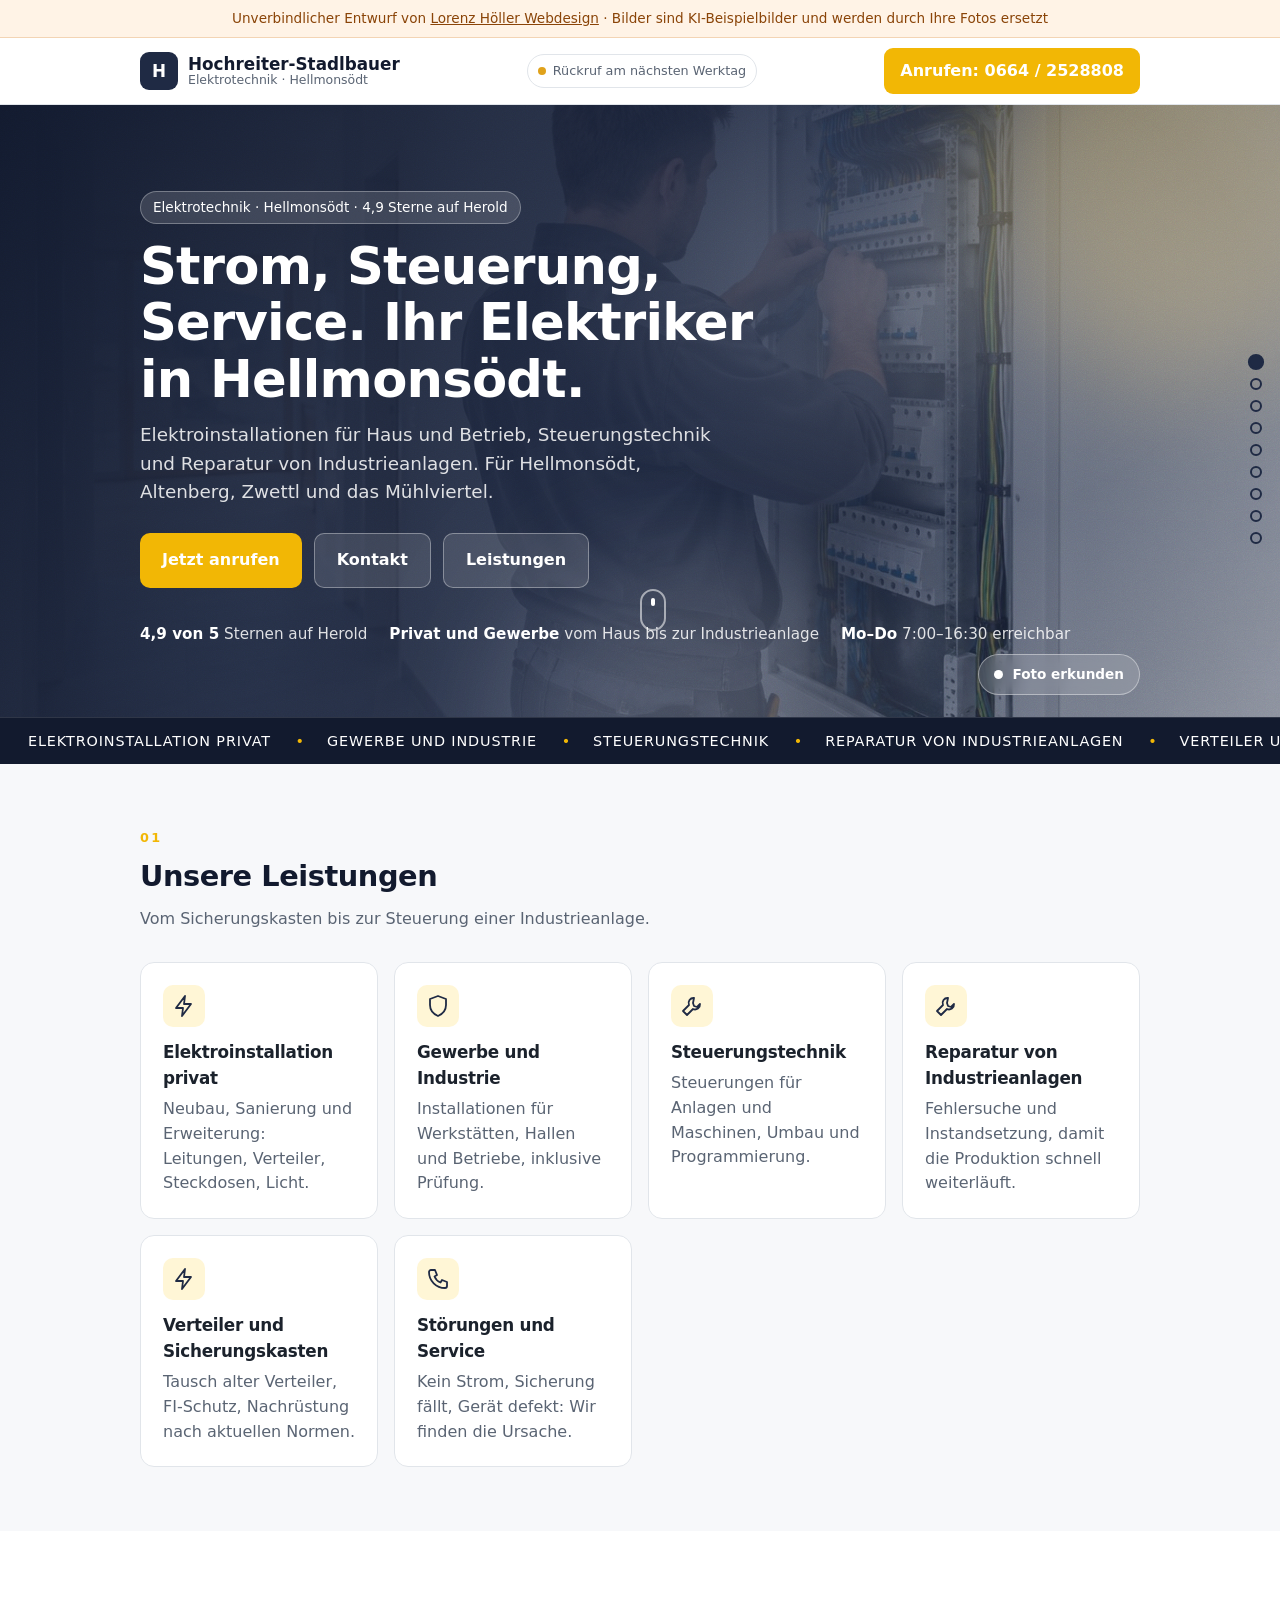
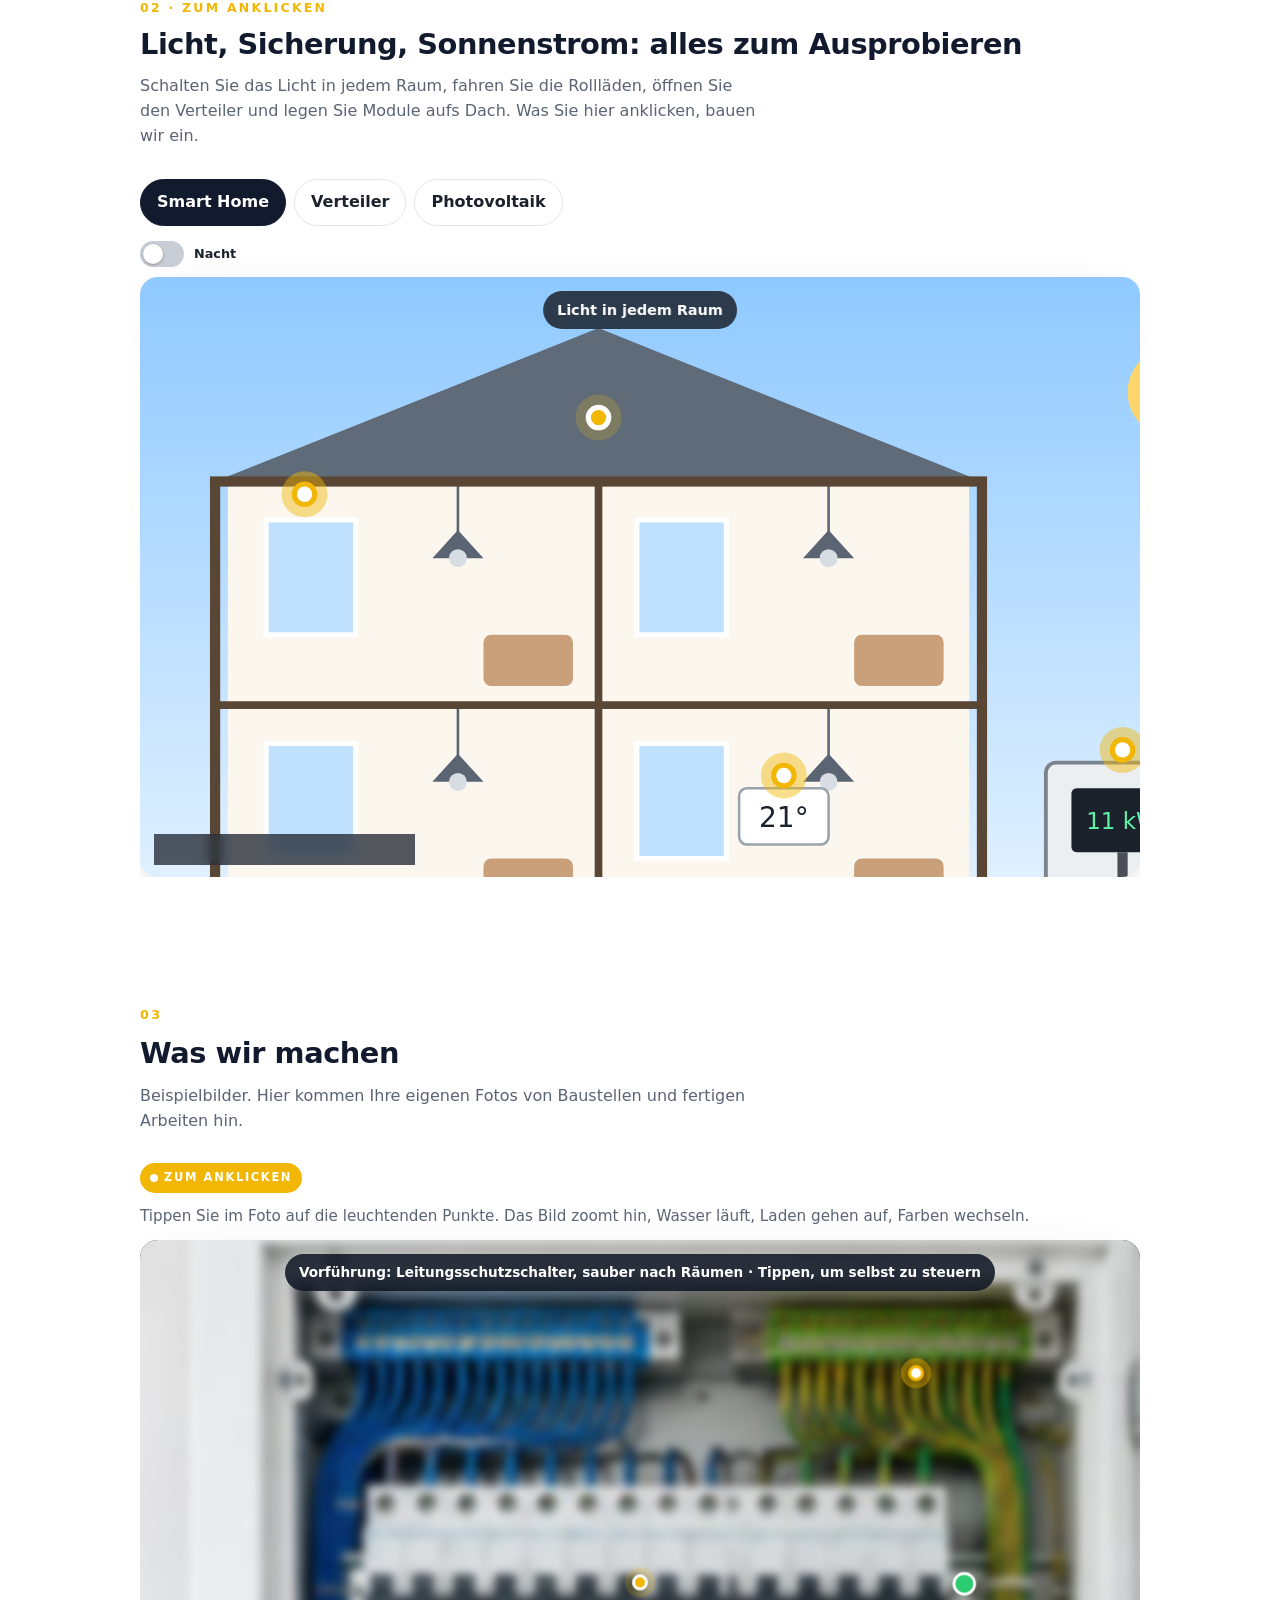
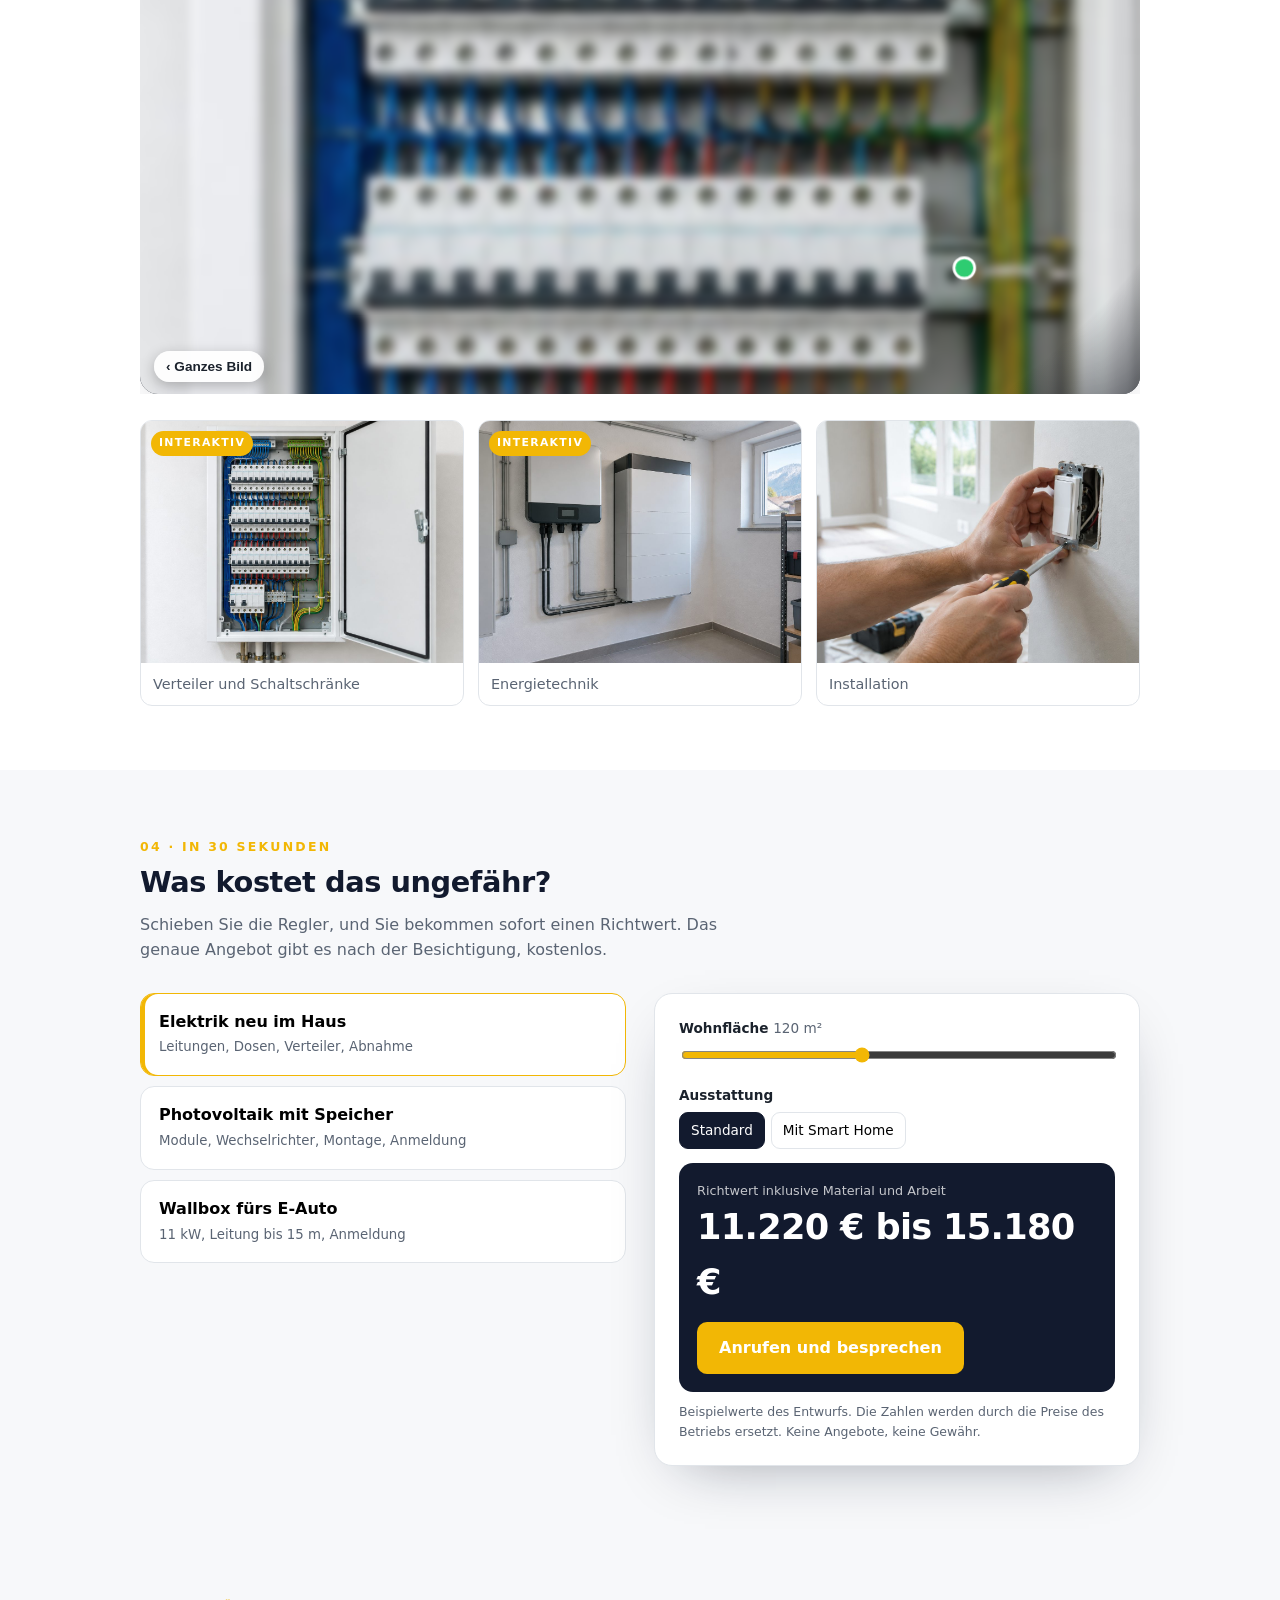
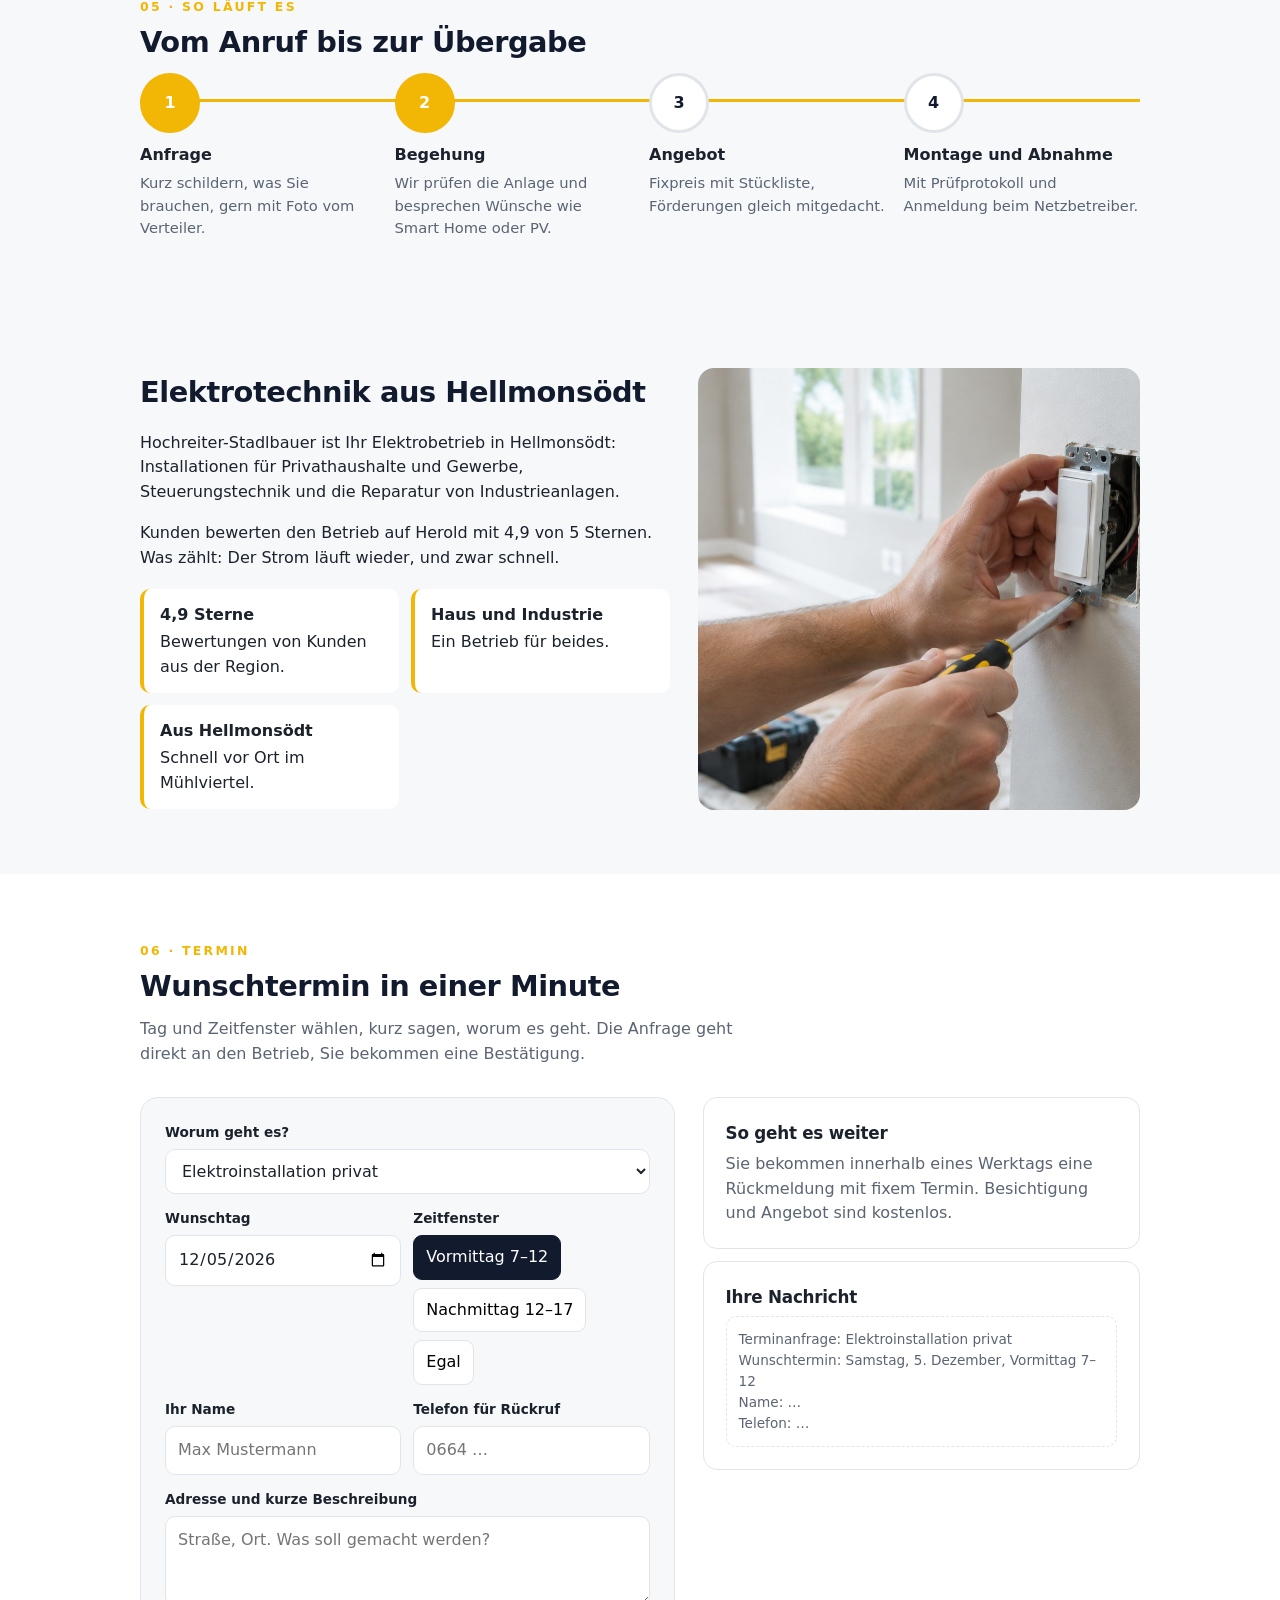
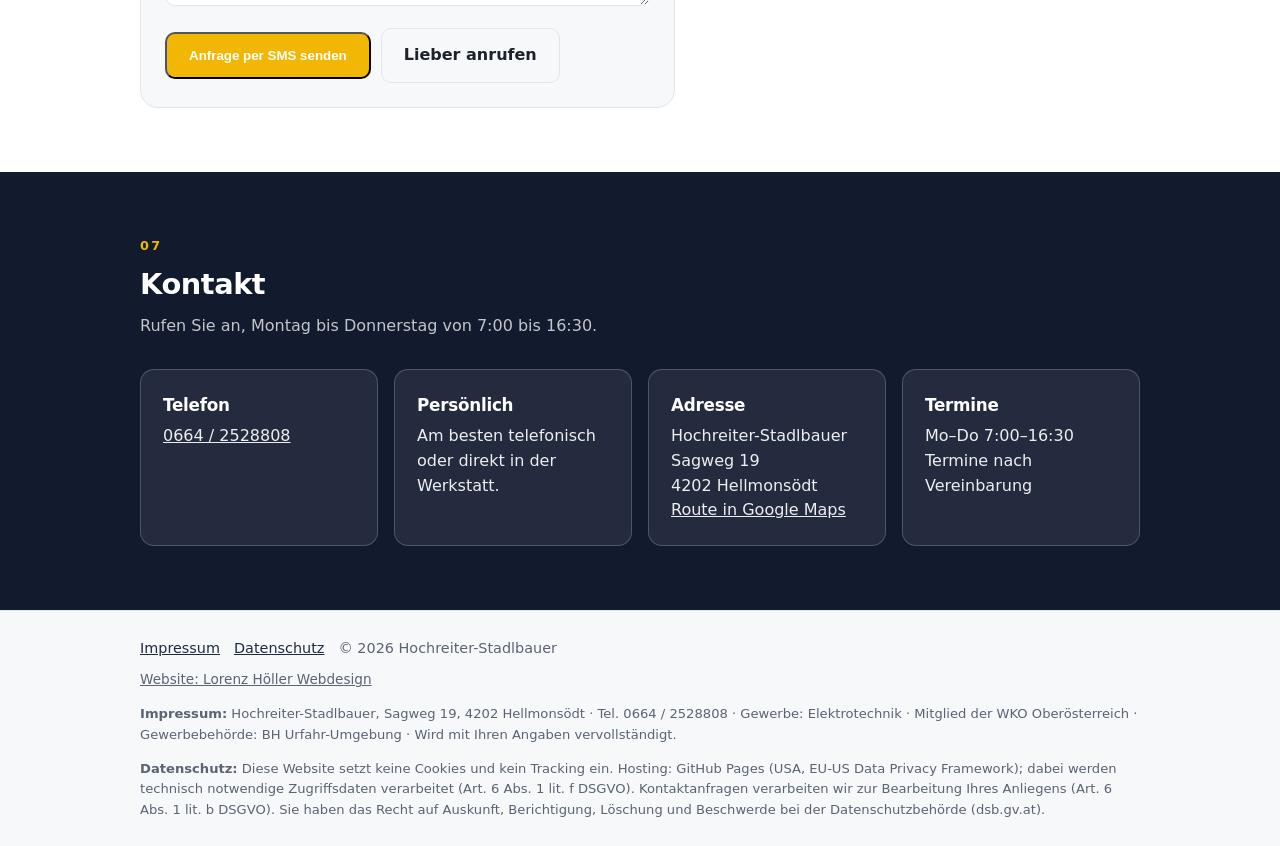
<file: entwuerfe/elektro-hochreiter-stadlbauer/index.html>
<!doctype html>
<html lang="de-AT">
<head>
<meta charset="utf-8">
<meta name="viewport" content="width=device-width, initial-scale=1">
<meta name="robots" content="noindex,nofollow">
<title>Hochreiter-Stadlbauer – Elektriker in Hellmonsödt</title>
<meta name="description" content="Hochreiter-Stadlbauer, Elektrotechnik in Hellmonsödt: Elektroinstallationen für Haus und Betrieb, Steuerungstechnik, Reparatur von Industrieanlagen.">
<link rel="stylesheet" href="../../assets/site.css">
<style>
:root{--c1:#1f2a44;--c2:#121a2e;--acc:#f2b705;--icobg:#fff6d6;--bg:#f7f8fa;--ink:#1b222c;--mute:#5a6473;--line:#e1e5ea}
*{box-sizing:border-box}html{scroll-behavior:smooth}
body{margin:0;font-family:system-ui,-apple-system,"Segoe UI",Roboto,Arial,sans-serif;color:var(--ink);background:var(--bg);line-height:1.55}
.wrap{max-width:1040px;margin:0 auto;padding:0 20px}
.draft{background:#fff3e6;color:#8a4408;text-align:center;font-size:.85rem;padding:8px 12px;border-bottom:1px solid #f3d4b4}
.draft a{color:#8a4408}
header{background:#fff;border-bottom:1px solid var(--line);position:sticky;top:0;z-index:5}
.nav{display:flex;align-items:center;justify-content:space-between;height:66px;gap:12px}
.logo{display:flex;align-items:center;gap:10px;text-decoration:none;color:var(--c2);font-weight:800;font-size:1.05rem;line-height:1.1}
.logo i{width:38px;height:38px;border-radius:9px;background:var(--c1);display:grid;place-items:center;color:#fff;font-style:normal;font-weight:800;flex:0 0 38px}
.logo small{display:block;font-weight:500;color:var(--mute);font-size:.78rem}
.call{background:var(--acc);color:#fff;text-decoration:none;padding:11px 16px;border-radius:9px;font-weight:700;white-space:nowrap}
.hero{position:relative;color:#fff;padding:86px 0 70px;background:linear-gradient(120deg,var(--c2) 0%,color-mix(in srgb,var(--c1) 88%,transparent) 55%,color-mix(in srgb,var(--c1) 45%,transparent)),url(../../img/elektriker/hero.jpg) center/cover no-repeat;overflow:hidden}
.hero .wrap{position:relative}
.kicker{display:inline-block;background:rgba(255,255,255,.14);border:1px solid rgba(255,255,255,.3);border-radius:999px;padding:5px 12px;font-size:.85rem;margin-bottom:14px}
.hero h1{font-size:clamp(2rem,5vw,3.2rem);line-height:1.1;margin:0 0 14px;max-width:700px}
.hero p{font-size:1.15rem;max-width:580px;color:rgba(255,255,255,.85);margin:0 0 26px}
.btns{display:flex;gap:12px;flex-wrap:wrap}
.btn{display:inline-flex;align-items:center;gap:8px;padding:14px 22px;border-radius:10px;font-weight:700;text-decoration:none}
.btn.p{background:var(--acc);color:#fff}
.btn.s{background:rgba(255,255,255,.12);color:#fff;border:1px solid rgba(255,255,255,.35)}
.trust{display:flex;gap:22px;flex-wrap:wrap;margin-top:36px;color:rgba(255,255,255,.85);font-size:.95rem}
.trust b{color:#fff}
section{padding:64px 0}
h2{font-size:1.8rem;margin:0 0 8px;color:var(--c2)}
.lead{color:var(--mute);margin:0 0 30px;max-width:620px}
.grid{display:grid;grid-template-columns:repeat(auto-fit,minmax(230px,1fr));gap:16px}
.card{background:#fff;border:1px solid var(--line);border-radius:14px;padding:22px}
.card h3{margin:0 0 6px;font-size:1.05rem}
.card p{margin:0;color:var(--mute)}
.ico{width:42px;height:42px;border-radius:10px;background:var(--icobg);color:var(--c1);display:grid;place-items:center;font-weight:800;margin-bottom:12px}
.notdienst{background:var(--acc);color:#fff;padding:26px 0}
.notdienst .wrap{display:flex;align-items:center;justify-content:space-between;gap:16px;flex-wrap:wrap}
.notdienst a{background:#fff;color:var(--c2);text-decoration:none;font-weight:800;padding:12px 18px;border-radius:9px}
.photos{display:grid;grid-template-columns:repeat(auto-fit,minmax(220px,1fr));gap:14px}
.photos figure{margin:0;border-radius:12px;overflow:hidden;background:#fff;border:1px solid var(--line)}
.photos img{width:100%;aspect-ratio:4/3;object-fit:cover;display:block}
.photos figcaption{padding:10px 12px;font-size:.9rem;color:var(--mute)}
.about{display:grid;grid-template-columns:1.2fr 1fr;gap:28px;align-items:center}
.about-img{width:100%;aspect-ratio:1;object-fit:cover;border-radius:16px;display:block}
.why{display:grid;grid-template-columns:repeat(auto-fit,minmax(200px,1fr));gap:12px;margin-top:18px}
.why div{background:#fff;border-left:4px solid var(--acc);border-radius:10px;padding:14px 16px}
.why b{display:block;margin-bottom:2px}
.kontakt{background:var(--c2);color:#fff}
.kontakt h2{color:#fff}.kontakt .lead{color:rgba(255,255,255,.75)}
.kontakt .card{background:rgba(255,255,255,.08);border-color:rgba(255,255,255,.2)}
.kontakt .card p,.kontakt .card a{color:rgba(255,255,255,.92)}
footer{padding:26px 0;color:var(--mute);font-size:.9rem;border-top:1px solid var(--line)}
footer a{color:var(--c1);margin-right:14px}
.legal{margin-top:14px;font-size:.82rem;color:var(--mute)}
.sticky{position:fixed;bottom:0;left:0;right:0;display:none;gap:8px;padding:10px;background:#fff;border-top:1px solid var(--line);z-index:9}
.sticky a{flex:1;justify-content:center;padding:13px}
@media (max-width:720px){.about{grid-template-columns:1fr}.sticky{display:flex}body{padding-bottom:70px}.nav .call{display:none}}
</style>
</head>
<body data-gewerk="elektriker" data-email="" data-tel="+436642528808">
<div class="draft">Unverbindlicher Entwurf von <a href="../../">Lorenz Höller Webdesign</a> · Bilder sind KI-Beispielbilder und werden durch Ihre Fotos ersetzt</div>
<header><div class="wrap nav">
  <a class="logo" href="#"><i>H</i><span>Hochreiter-Stadlbauer<small>Elektrotechnik · Hellmonsödt</small></span></a>
  <a class="call" href="tel:+436642528808">Anrufen: 0664 / 2528808</a>
</div></header>

<div class="hero"><div class="wrap">
  <span class="kicker">Elektrotechnik · Hellmonsödt · 4,9 Sterne auf Herold</span>
  <h1>Strom, Steuerung, Service. Ihr Elektriker in Hellmonsödt.</h1>
  <p>Elektroinstallationen für Haus und Betrieb, Steuerungstechnik und Reparatur von Industrieanlagen. Für Hellmonsödt, Altenberg, Zwettl und das Mühlviertel.</p>
  <div class="btns">
    <a class="btn p" href="tel:+436642528808">Jetzt anrufen</a>
    <a class="btn s" href="#kontakt">Kontakt</a>
    <a class="btn s" href="#leistungen">Leistungen</a>
  </div>
  <div class="trust"><span><b>4,9 von 5</b> Sternen auf Herold</span><span><b>Privat und Gewerbe</b> vom Haus bis zur Industrieanlage</span><span><b>Mo–Do</b> 7:00–16:30 erreichbar</span></div>
<a class="scrollcue" href="#leistungen" aria-label="Weiter"><i></i></a>
</div></div>

<section id="leistungen"><div class="wrap">
  <h2>Unsere Leistungen</h2>
  <p class="lead">Vom Sicherungskasten bis zur Steuerung einer Industrieanlage.</p>
  <div class="grid"><div class="card"><div class="ico">1</div><h3>Elektroinstallation privat</h3><p>Neubau, Sanierung und Erweiterung: Leitungen, Verteiler, Steckdosen, Licht.</p></div><div class="card"><div class="ico">2</div><h3>Gewerbe und Industrie</h3><p>Installationen für Werkstätten, Hallen und Betriebe, inklusive Prüfung.</p></div><div class="card"><div class="ico">3</div><h3>Steuerungstechnik</h3><p>Steuerungen für Anlagen und Maschinen, Umbau und Programmierung.</p></div><div class="card"><div class="ico">4</div><h3>Reparatur von Industrieanlagen</h3><p>Fehlersuche und Instandsetzung, damit die Produktion schnell weiterläuft.</p></div><div class="card"><div class="ico">5</div><h3>Verteiler und Sicherungskasten</h3><p>Tausch alter Verteiler, FI-Schutz, Nachrüstung nach aktuellen Normen.</p></div><div class="card"><div class="ico">6</div><h3>Störungen und Service</h3><p>Kein Strom, Sicherung fällt, Gerät defekt: Wir finden die Ursache.</p></div></div>
</div></section>

<section id="showroom" data-showroom="elektriker"></section>



<section id="arbeiten" style="background:#fff"><div class="wrap">
  <h2>Was wir machen</h2>
  <p class="lead">Beispielbilder. Hier kommen Ihre eigenen Fotos von Baustellen und fertigen Arbeiten hin.</p>
  <div class="photos"><figure><img src="../../img/elektriker/schaltschrank.jpg" alt="Sauber verdrahteter Schaltschrank" loading="lazy"><figcaption>Verteiler und Schaltschränke</figcaption></figure><figure><img src="../../img/elektriker/pv.jpg" alt="Wechselrichter und Speicher im Technikraum" loading="lazy"><figcaption>Energietechnik</figcaption></figure><figure><img src="../../img/elektriker/schalter.jpg" alt="Montage eines Lichtschalters" loading="lazy"><figcaption>Installation</figcaption></figure></div>
</div></section>

<section id="rechner" class="rechner" data-rechner></section>

<section id="ablauf" class="ablauf" data-ablauf></section>

<section id="ueber"><div class="wrap">
  <div class="about">
    <div>
      <h2>Elektrotechnik aus Hellmonsödt</h2>
      <p>Hochreiter-Stadlbauer ist Ihr Elektrobetrieb in Hellmonsödt: Installationen für Privathaushalte und Gewerbe, Steuerungstechnik und die Reparatur von Industrieanlagen.</p>
      <p>Kunden bewerten den Betrieb auf Herold mit 4,9 von 5 Sternen. Was zählt: Der Strom läuft wieder, und zwar schnell.</p>
      <div class="why"><div><b>4,9 Sterne</b>Bewertungen von Kunden aus der Region.</div><div><b>Haus und Industrie</b>Ein Betrieb für beides.</div><div><b>Aus Hellmonsödt</b>Schnell vor Ort im Mühlviertel.</div></div>
    </div>
    <img class="about-img" src="../../img/elektriker/schalter.jpg" alt="Handwerker bei der Arbeit" loading="lazy">
  </div>
</div></section>

<section id="termin" class="termin" data-termin></section>

<section id="kontakt" class="kontakt"><div class="wrap">
  <h2>Kontakt</h2>
  <p class="lead">Rufen Sie an, Montag bis Donnerstag von 7:00 bis 16:30.</p>
  <div class="grid">
    <div class="card"><h3>Telefon</h3><p><a href="tel:+436642528808">0664 / 2528808</a></p></div>
    <div class="card"><h3>Persönlich</h3><p>Am besten telefonisch oder direkt in der Werkstatt.</p></div>
    <div class="card"><h3>Adresse</h3><p>Hochreiter-Stadlbauer<br>Sagweg 19<br>4202 Hellmonsödt<br><a href="https://www.google.com/maps/search/?api=1&amp;query=Sagweg+19+4202+Hellmonsödt" rel="noopener">Route in Google Maps</a></p></div>
    <div class="card"><h3>Termine</h3><p>Mo–Do 7:00–16:30<br>Termine nach Vereinbarung</p></div>
  </div>
</div></section>

<footer><div class="wrap">
  <a href="#impressum">Impressum</a><a href="#datenschutz">Datenschutz</a><span>© 2026 Hochreiter-Stadlbauer</span><a class="credit" href="https://lorenzlorenzl.github.io/" rel="noopener">Website: Lorenz Höller Webdesign</a>
  <div id="impressum" class="legal"><b>Impressum:</b> Hochreiter-Stadlbauer, Sagweg 19, 4202 Hellmonsödt · Tel. 0664 / 2528808 · Gewerbe: Elektrotechnik · Mitglied der WKO Oberösterreich · Gewerbebehörde: BH Urfahr-Umgebung · Wird mit Ihren Angaben vervollständigt.</div>
  <div id="datenschutz" class="legal"><b>Datenschutz:</b> Diese Website setzt keine Cookies und kein Tracking ein. Hosting: GitHub Pages (USA, EU-US Data Privacy Framework); dabei werden technisch notwendige Zugriffsdaten verarbeitet (Art. 6 Abs. 1 lit. f DSGVO). Kontaktanfragen verarbeiten wir zur Bearbeitung Ihres Anliegens (Art. 6 Abs. 1 lit. b DSGVO). Sie haben das Recht auf Auskunft, Berichtigung, Löschung und Beschwerde bei der Datenschutzbehörde (dsb.gv.at).</div>
</div></footer>

<div class="sticky"><a class="btn p" href="tel:+436642528808">Anrufen</a><a class="btn s" style="background:var(--c1)" href="#kontakt">Kontakt</a></div>
<script src="../../assets/showroom.js" defer></script>
<script src="../../assets/fotoshow.js" defer></script>
<script src="../../assets/site.js" defer></script>
</body>
</html>
</file>
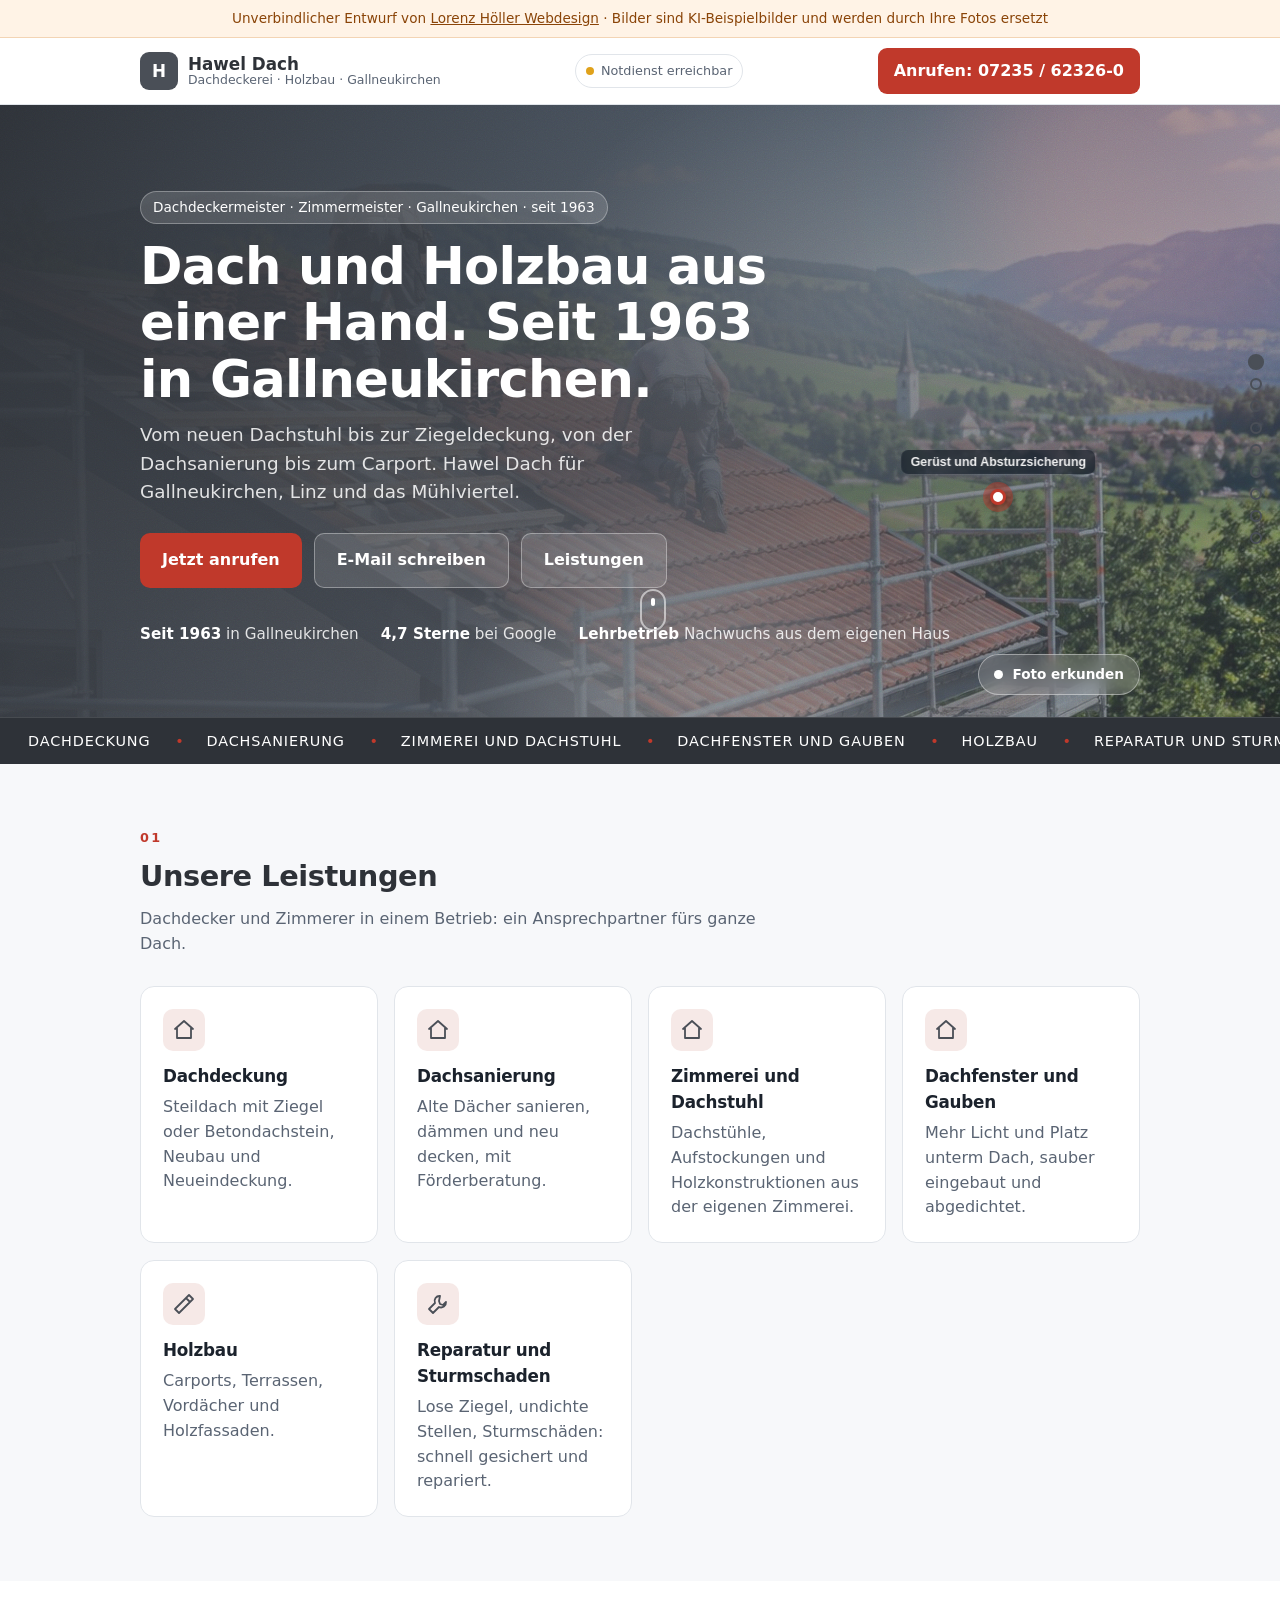
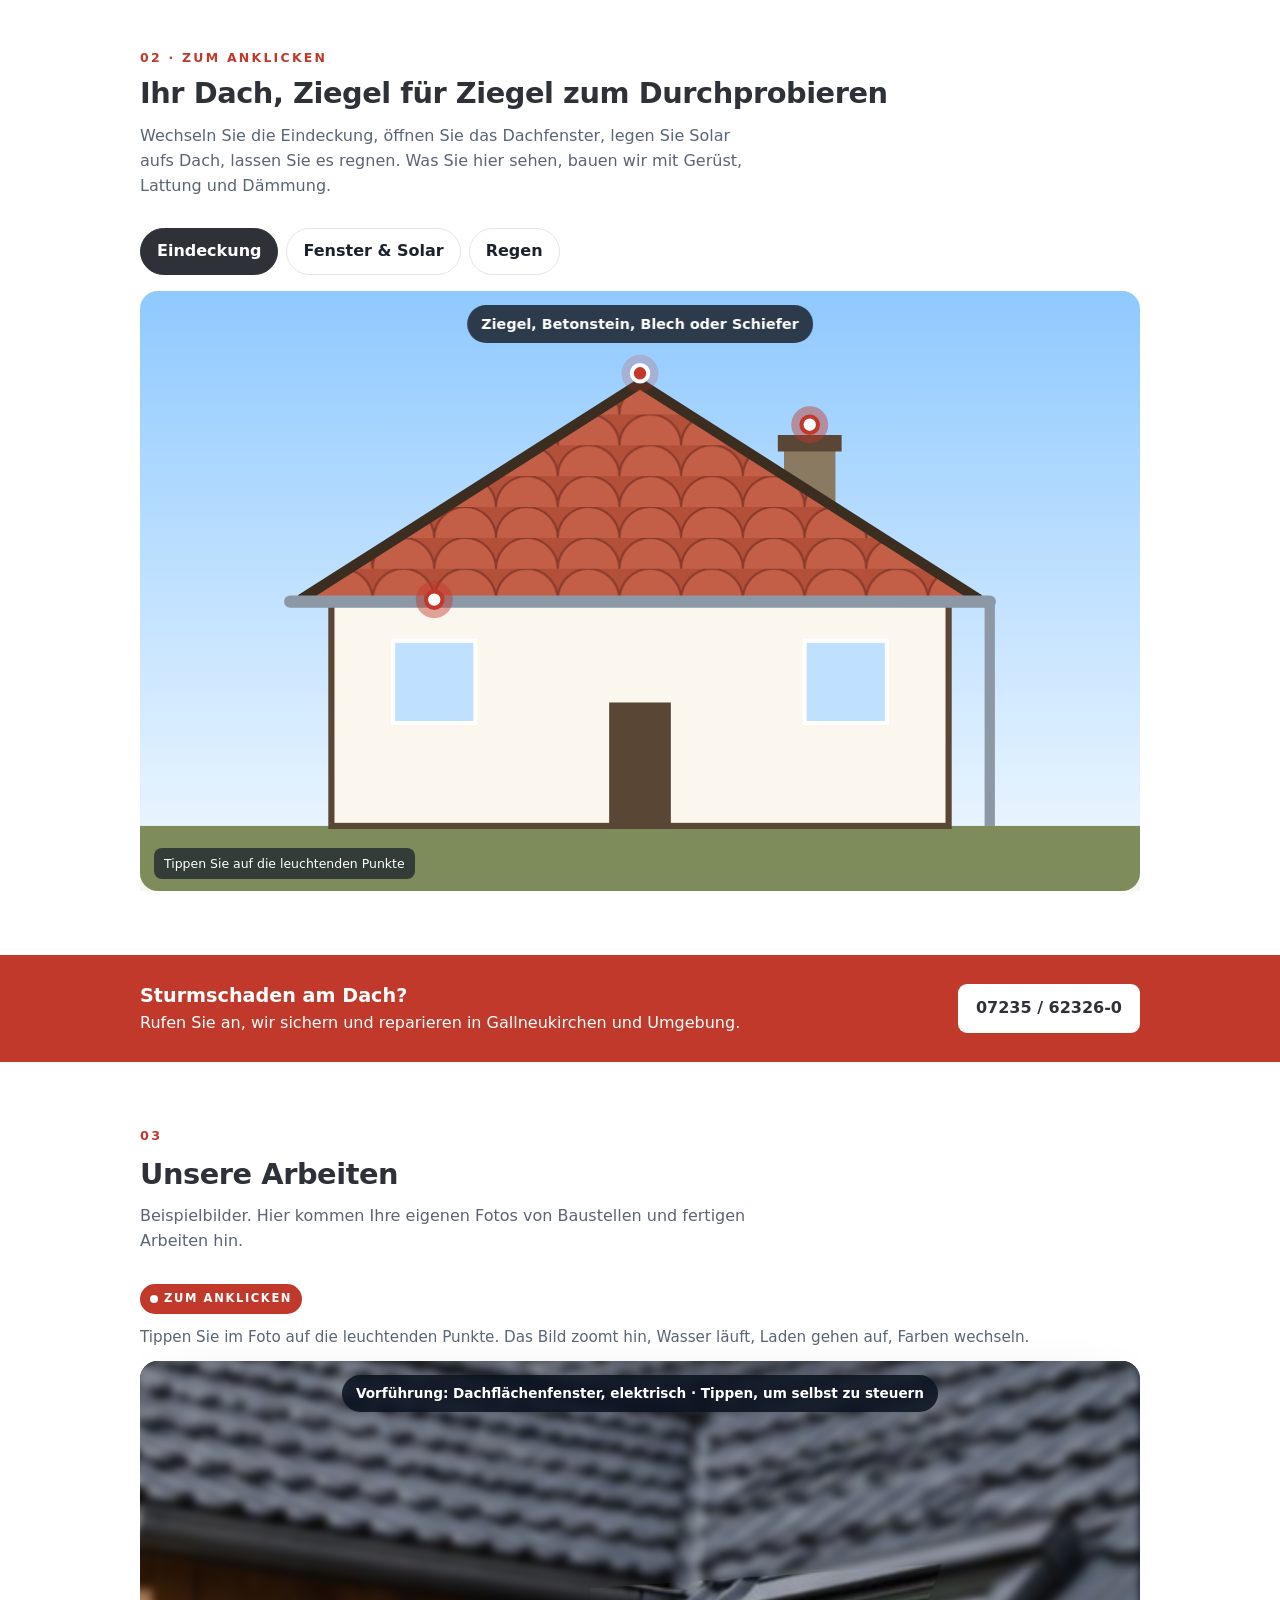
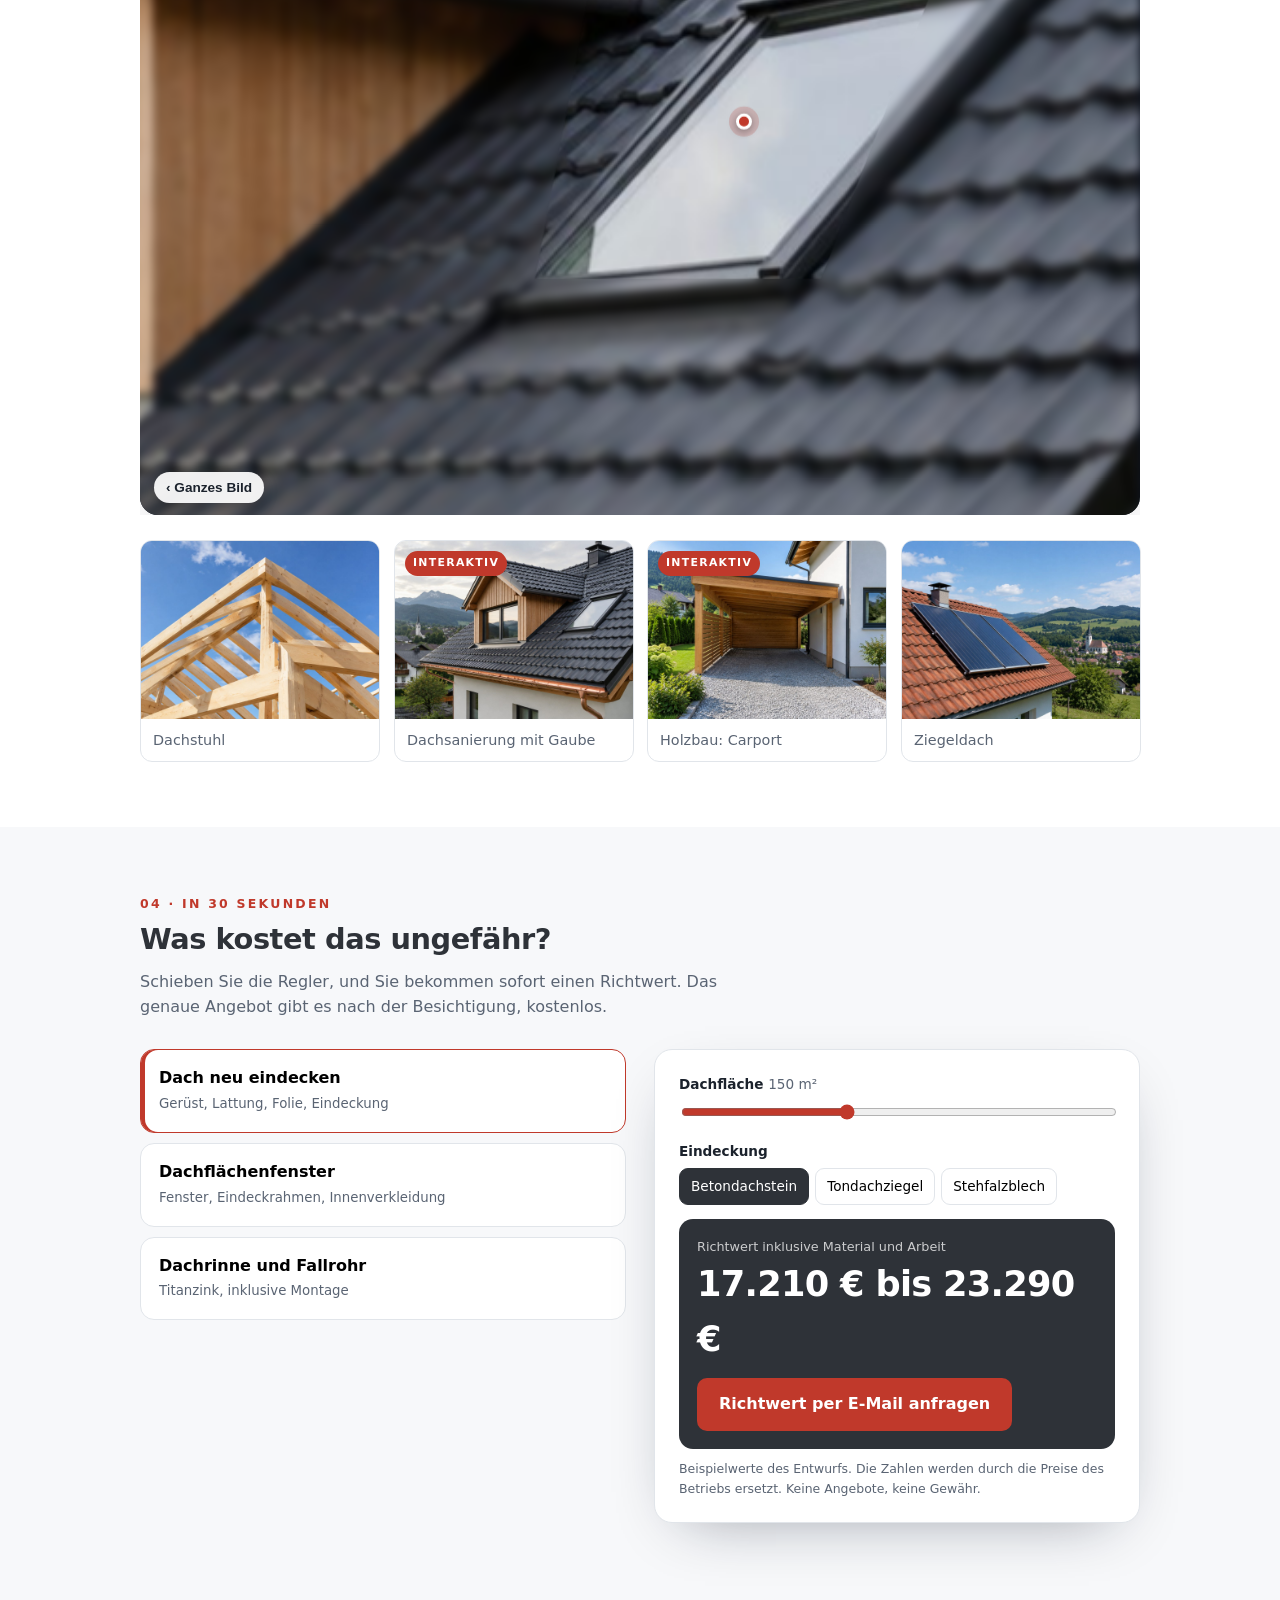
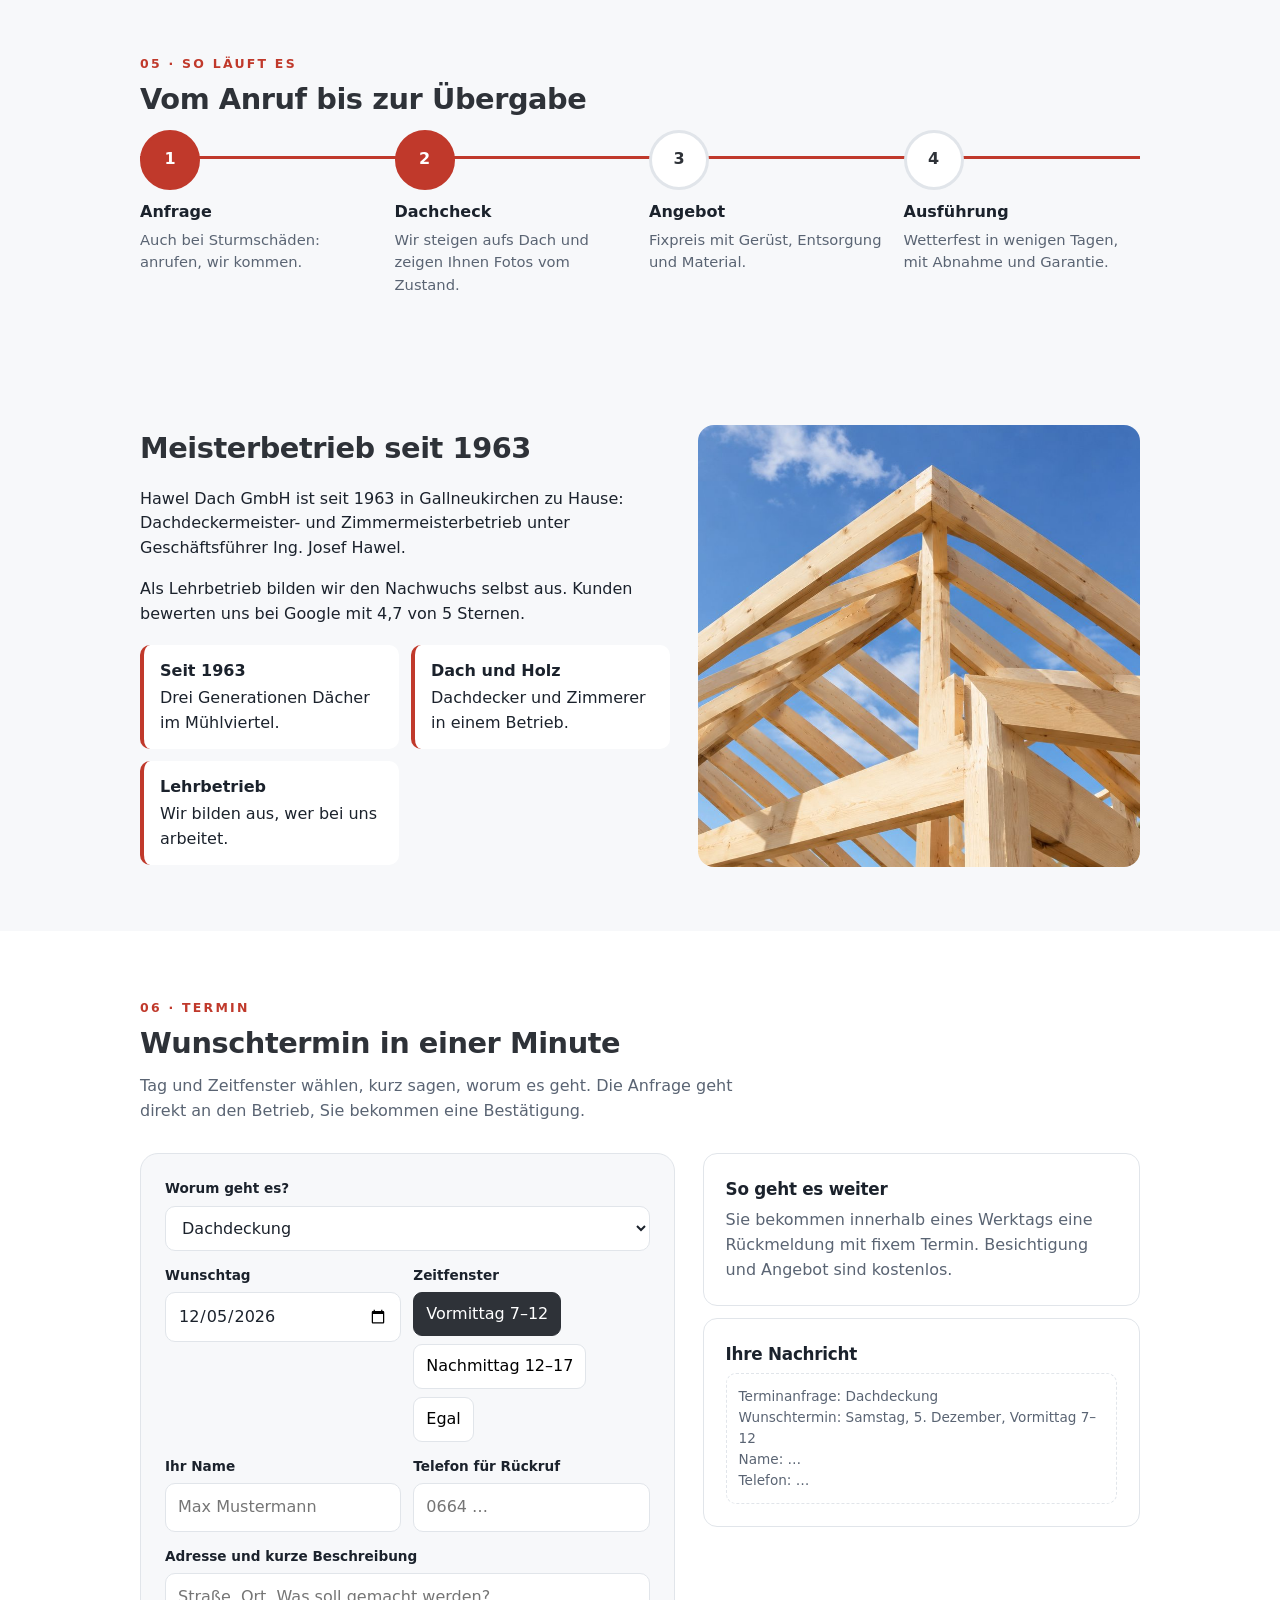
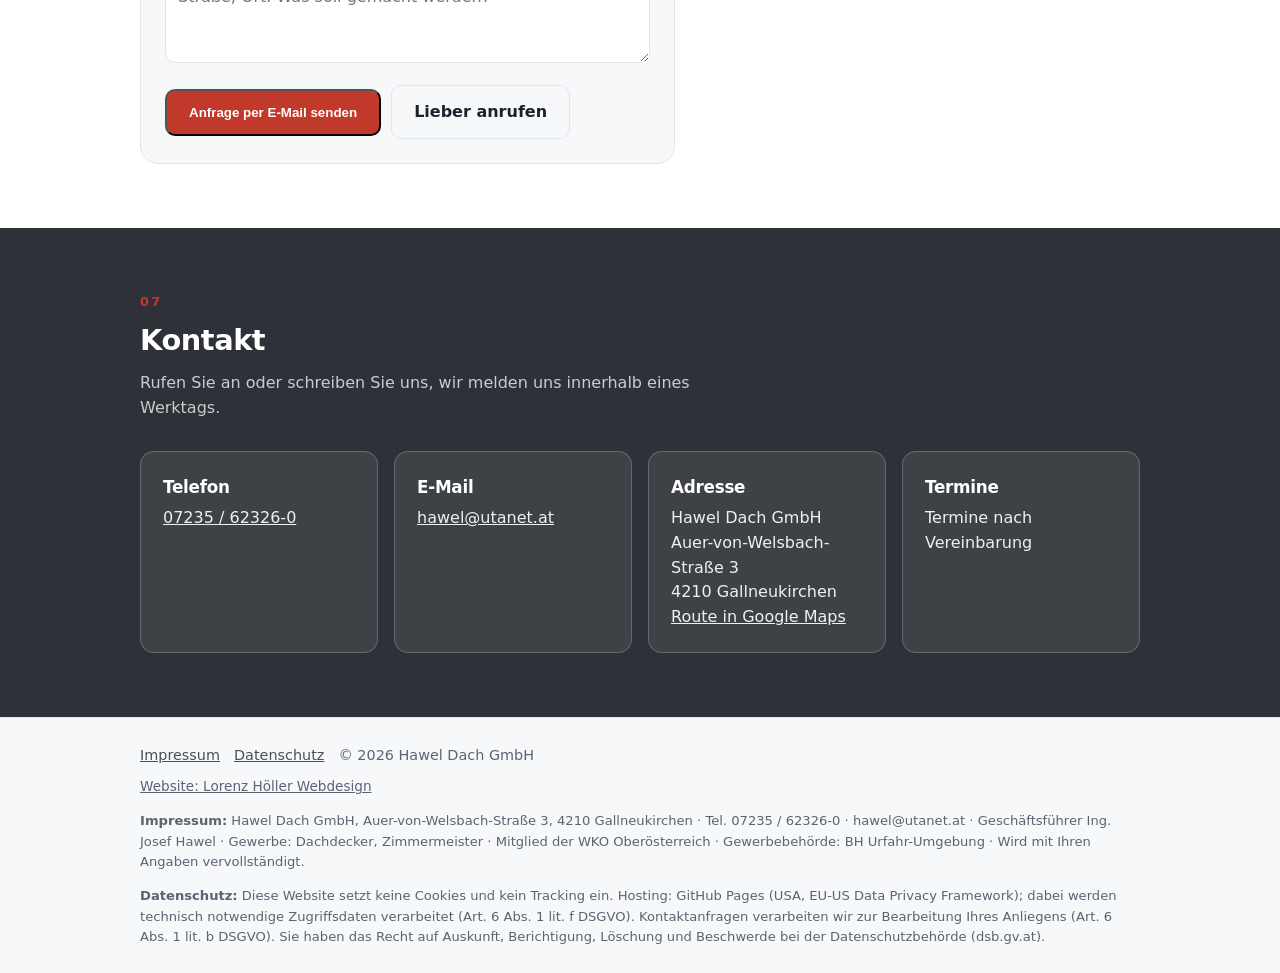
<file: entwuerfe/hawel-dach/index.html>
<!doctype html>
<html lang="de-AT">
<head>
<meta charset="utf-8">
<meta name="viewport" content="width=device-width, initial-scale=1">
<meta name="robots" content="noindex,nofollow">
<title>Hawel Dach – Dachdeckerei und Holzbau in Gallneukirchen seit 1963</title>
<meta name="description" content="Hawel Dach GmbH, Gallneukirchen: Dachdeckermeister- und Zimmermeisterbetrieb. Dachdeckung, Dachsanierung, Dachstuhl, Holzbau, Reparatur.">
<link rel="stylesheet" href="../../assets/site.css">
<style>
:root{--c1:#4a4f57;--c2:#2e3238;--acc:#c0392b;--icobg:#f6e9e7;--bg:#f7f8fa;--ink:#1b222c;--mute:#5a6473;--line:#e1e5ea}
*{box-sizing:border-box}html{scroll-behavior:smooth}
body{margin:0;font-family:system-ui,-apple-system,"Segoe UI",Roboto,Arial,sans-serif;color:var(--ink);background:var(--bg);line-height:1.55}
.wrap{max-width:1040px;margin:0 auto;padding:0 20px}
.draft{background:#fff3e6;color:#8a4408;text-align:center;font-size:.85rem;padding:8px 12px;border-bottom:1px solid #f3d4b4}
.draft a{color:#8a4408}
header{background:#fff;border-bottom:1px solid var(--line);position:sticky;top:0;z-index:5}
.nav{display:flex;align-items:center;justify-content:space-between;height:66px;gap:12px}
.logo{display:flex;align-items:center;gap:10px;text-decoration:none;color:var(--c2);font-weight:800;font-size:1.05rem;line-height:1.1}
.logo i{width:38px;height:38px;border-radius:9px;background:var(--c1);display:grid;place-items:center;color:#fff;font-style:normal;font-weight:800;flex:0 0 38px}
.logo small{display:block;font-weight:500;color:var(--mute);font-size:.78rem}
.call{background:var(--acc);color:#fff;text-decoration:none;padding:11px 16px;border-radius:9px;font-weight:700;white-space:nowrap}
.hero{position:relative;color:#fff;padding:86px 0 70px;background:linear-gradient(120deg,var(--c2) 0%,color-mix(in srgb,var(--c1) 88%,transparent) 55%,color-mix(in srgb,var(--c1) 45%,transparent)),url(../../img/dach/hero.jpg) center/cover no-repeat;overflow:hidden}
.hero .wrap{position:relative}
.kicker{display:inline-block;background:rgba(255,255,255,.14);border:1px solid rgba(255,255,255,.3);border-radius:999px;padding:5px 12px;font-size:.85rem;margin-bottom:14px}
.hero h1{font-size:clamp(2rem,5vw,3.2rem);line-height:1.1;margin:0 0 14px;max-width:700px}
.hero p{font-size:1.15rem;max-width:580px;color:rgba(255,255,255,.85);margin:0 0 26px}
.btns{display:flex;gap:12px;flex-wrap:wrap}
.btn{display:inline-flex;align-items:center;gap:8px;padding:14px 22px;border-radius:10px;font-weight:700;text-decoration:none}
.btn.p{background:var(--acc);color:#fff}
.btn.s{background:rgba(255,255,255,.12);color:#fff;border:1px solid rgba(255,255,255,.35)}
.trust{display:flex;gap:22px;flex-wrap:wrap;margin-top:36px;color:rgba(255,255,255,.85);font-size:.95rem}
.trust b{color:#fff}
section{padding:64px 0}
h2{font-size:1.8rem;margin:0 0 8px;color:var(--c2)}
.lead{color:var(--mute);margin:0 0 30px;max-width:620px}
.grid{display:grid;grid-template-columns:repeat(auto-fit,minmax(230px,1fr));gap:16px}
.card{background:#fff;border:1px solid var(--line);border-radius:14px;padding:22px}
.card h3{margin:0 0 6px;font-size:1.05rem}
.card p{margin:0;color:var(--mute)}
.ico{width:42px;height:42px;border-radius:10px;background:var(--icobg);color:var(--c1);display:grid;place-items:center;font-weight:800;margin-bottom:12px}
.notdienst{background:var(--acc);color:#fff;padding:26px 0}
.notdienst .wrap{display:flex;align-items:center;justify-content:space-between;gap:16px;flex-wrap:wrap}
.notdienst a{background:#fff;color:var(--c2);text-decoration:none;font-weight:800;padding:12px 18px;border-radius:9px}
.photos{display:grid;grid-template-columns:repeat(auto-fit,minmax(220px,1fr));gap:14px}
.photos figure{margin:0;border-radius:12px;overflow:hidden;background:#fff;border:1px solid var(--line)}
.photos img{width:100%;aspect-ratio:4/3;object-fit:cover;display:block}
.photos figcaption{padding:10px 12px;font-size:.9rem;color:var(--mute)}
.about{display:grid;grid-template-columns:1.2fr 1fr;gap:28px;align-items:center}
.about-img{width:100%;aspect-ratio:1;object-fit:cover;border-radius:16px;display:block}
.why{display:grid;grid-template-columns:repeat(auto-fit,minmax(200px,1fr));gap:12px;margin-top:18px}
.why div{background:#fff;border-left:4px solid var(--acc);border-radius:10px;padding:14px 16px}
.why b{display:block;margin-bottom:2px}
.kontakt{background:var(--c2);color:#fff}
.kontakt h2{color:#fff}.kontakt .lead{color:rgba(255,255,255,.75)}
.kontakt .card{background:rgba(255,255,255,.08);border-color:rgba(255,255,255,.2)}
.kontakt .card p,.kontakt .card a{color:rgba(255,255,255,.92)}
footer{padding:26px 0;color:var(--mute);font-size:.9rem;border-top:1px solid var(--line)}
footer a{color:var(--c1);margin-right:14px}
.legal{margin-top:14px;font-size:.82rem;color:var(--mute)}
.sticky{position:fixed;bottom:0;left:0;right:0;display:none;gap:8px;padding:10px;background:#fff;border-top:1px solid var(--line);z-index:9}
.sticky a{flex:1;justify-content:center;padding:13px}
@media (max-width:720px){.about{grid-template-columns:1fr}.sticky{display:flex}body{padding-bottom:70px}.nav .call{display:none}}
</style>
</head>
<body data-gewerk="dach" data-email="hawel@utanet.at" data-tel="+437235623260">
<div class="draft">Unverbindlicher Entwurf von <a href="../../">Lorenz Höller Webdesign</a> · Bilder sind KI-Beispielbilder und werden durch Ihre Fotos ersetzt</div>
<header><div class="wrap nav">
  <a class="logo" href="#"><i>H</i><span>Hawel Dach<small>Dachdeckerei · Holzbau · Gallneukirchen</small></span></a>
  <a class="call" href="tel:+437235623260">Anrufen: 07235 / 62326-0</a>
</div></header>

<div class="hero"><div class="wrap">
  <span class="kicker">Dachdeckermeister · Zimmermeister · Gallneukirchen · seit 1963</span>
  <h1>Dach und Holzbau aus einer Hand. Seit 1963 in Gallneukirchen.</h1>
  <p>Vom neuen Dachstuhl bis zur Ziegeldeckung, von der Dachsanierung bis zum Carport. Hawel Dach für Gallneukirchen, Linz und das Mühlviertel.</p>
  <div class="btns">
    <a class="btn p" href="tel:+437235623260">Jetzt anrufen</a>
    <a class="btn s" href="mailto:hawel@utanet.at">E-Mail schreiben</a>
    <a class="btn s" href="#leistungen">Leistungen</a>
  </div>
  <div class="trust"><span><b>Seit 1963</b> in Gallneukirchen</span><span><b>4,7 Sterne</b> bei Google</span><span><b>Lehrbetrieb</b> Nachwuchs aus dem eigenen Haus</span></div>
<a class="scrollcue" href="#leistungen" aria-label="Weiter"><i></i></a>
</div></div>

<section id="leistungen"><div class="wrap">
  <h2>Unsere Leistungen</h2>
  <p class="lead">Dachdecker und Zimmerer in einem Betrieb: ein Ansprechpartner fürs ganze Dach.</p>
  <div class="grid"><div class="card"><div class="ico">1</div><h3>Dachdeckung</h3><p>Steildach mit Ziegel oder Betondachstein, Neubau und Neueindeckung.</p></div><div class="card"><div class="ico">2</div><h3>Dachsanierung</h3><p>Alte Dächer sanieren, dämmen und neu decken, mit Förderberatung.</p></div><div class="card"><div class="ico">3</div><h3>Zimmerei und Dachstuhl</h3><p>Dachstühle, Aufstockungen und Holzkonstruktionen aus der eigenen Zimmerei.</p></div><div class="card"><div class="ico">4</div><h3>Dachfenster und Gauben</h3><p>Mehr Licht und Platz unterm Dach, sauber eingebaut und abgedichtet.</p></div><div class="card"><div class="ico">5</div><h3>Holzbau</h3><p>Carports, Terrassen, Vordächer und Holzfassaden.</p></div><div class="card"><div class="ico">6</div><h3>Reparatur und Sturmschaden</h3><p>Lose Ziegel, undichte Stellen, Sturmschäden: schnell gesichert und repariert.</p></div></div>
</div></section>

<section id="showroom" data-showroom="dach"></section>

<div class="notdienst"><div class="wrap"><div><strong style="font-size:1.2rem">Sturmschaden am Dach?</strong><br>Rufen Sie an, wir sichern und reparieren in Gallneukirchen und Umgebung.</div><a href="tel:+437235623260">07235 / 62326-0</a></div></div>

<section id="arbeiten" style="background:#fff"><div class="wrap">
  <h2>Unsere Arbeiten</h2>
  <p class="lead">Beispielbilder. Hier kommen Ihre eigenen Fotos von Baustellen und fertigen Arbeiten hin.</p>
  <div class="photos"><figure><img src="../../img/dach/dachstuhl.jpg" alt="Neuer Dachstuhl aus Fichtenholz" loading="lazy"><figcaption>Dachstuhl</figcaption></figure><figure><img src="../../img/dach/gaube.jpg" alt="Saniertes Dach mit neuer Gaube" loading="lazy"><figcaption>Dachsanierung mit Gaube</figcaption></figure><figure><img src="../../img/dach/carport.jpg" alt="Carport aus Lärchenholz" loading="lazy"><figcaption>Holzbau: Carport</figcaption></figure><figure><img src="../../img/installateur/solar.jpg" alt="Ziegeldach mit Solarkollektoren" loading="lazy"><figcaption>Ziegeldach</figcaption></figure></div>
</div></section>

<section id="rechner" class="rechner" data-rechner></section>

<section id="ablauf" class="ablauf" data-ablauf></section>

<section id="ueber"><div class="wrap">
  <div class="about">
    <div>
      <h2>Meisterbetrieb seit 1963</h2>
      <p>Hawel Dach GmbH ist seit 1963 in Gallneukirchen zu Hause: Dachdeckermeister- und Zimmermeisterbetrieb unter Geschäftsführer Ing. Josef Hawel.</p>
      <p>Als Lehrbetrieb bilden wir den Nachwuchs selbst aus. Kunden bewerten uns bei Google mit 4,7 von 5 Sternen.</p>
      <div class="why"><div><b>Seit 1963</b>Drei Generationen Dächer im Mühlviertel.</div><div><b>Dach und Holz</b>Dachdecker und Zimmerer in einem Betrieb.</div><div><b>Lehrbetrieb</b>Wir bilden aus, wer bei uns arbeitet.</div></div>
    </div>
    <img class="about-img" src="../../img/dach/dachstuhl.jpg" alt="Handwerker bei der Arbeit" loading="lazy">
  </div>
</div></section>

<section id="termin" class="termin" data-termin></section>

<section id="kontakt" class="kontakt"><div class="wrap">
  <h2>Kontakt</h2>
  <p class="lead">Rufen Sie an oder schreiben Sie uns, wir melden uns innerhalb eines Werktags.</p>
  <div class="grid">
    <div class="card"><h3>Telefon</h3><p><a href="tel:+437235623260">07235 / 62326-0</a></p></div>
    <div class="card"><h3>E-Mail</h3><p><a href="mailto:hawel@utanet.at">hawel@utanet.at</a></p></div>
    <div class="card"><h3>Adresse</h3><p>Hawel Dach GmbH<br>Auer-von-Welsbach-Straße 3<br>4210 Gallneukirchen<br><a href="https://www.google.com/maps/search/?api=1&amp;query=Auer-von-Welsbach-Straße+3+4210+Gallneukirchen" rel="noopener">Route in Google Maps</a></p></div>
    <div class="card"><h3>Termine</h3><p>Termine nach Vereinbarung</p></div>
  </div>
</div></section>

<footer><div class="wrap">
  <a href="#impressum">Impressum</a><a href="#datenschutz">Datenschutz</a><span>© 2026 Hawel Dach GmbH</span><a class="credit" href="https://lorenzlorenzl.github.io/" rel="noopener">Website: Lorenz Höller Webdesign</a>
  <div id="impressum" class="legal"><b>Impressum:</b> Hawel Dach GmbH, Auer-von-Welsbach-Straße 3, 4210 Gallneukirchen · Tel. 07235 / 62326-0 · hawel@utanet.at · Geschäftsführer Ing. Josef Hawel · Gewerbe: Dachdecker, Zimmermeister · Mitglied der WKO Oberösterreich · Gewerbebehörde: BH Urfahr-Umgebung · Wird mit Ihren Angaben vervollständigt.</div>
  <div id="datenschutz" class="legal"><b>Datenschutz:</b> Diese Website setzt keine Cookies und kein Tracking ein. Hosting: GitHub Pages (USA, EU-US Data Privacy Framework); dabei werden technisch notwendige Zugriffsdaten verarbeitet (Art. 6 Abs. 1 lit. f DSGVO). Kontaktanfragen verarbeiten wir zur Bearbeitung Ihres Anliegens (Art. 6 Abs. 1 lit. b DSGVO). Sie haben das Recht auf Auskunft, Berichtigung, Löschung und Beschwerde bei der Datenschutzbehörde (dsb.gv.at).</div>
</div></footer>

<div class="sticky"><a class="btn p" href="tel:+437235623260">Anrufen</a><a class="btn s" style="background:var(--c1)" href="mailto:hawel@utanet.at">E-Mail</a></div>
<script src="../../assets/showroom.js" defer></script>
<script src="../../assets/fotoshow.js" defer></script>
<script src="../../assets/site.js" defer></script>
</body>
</html>
</file>
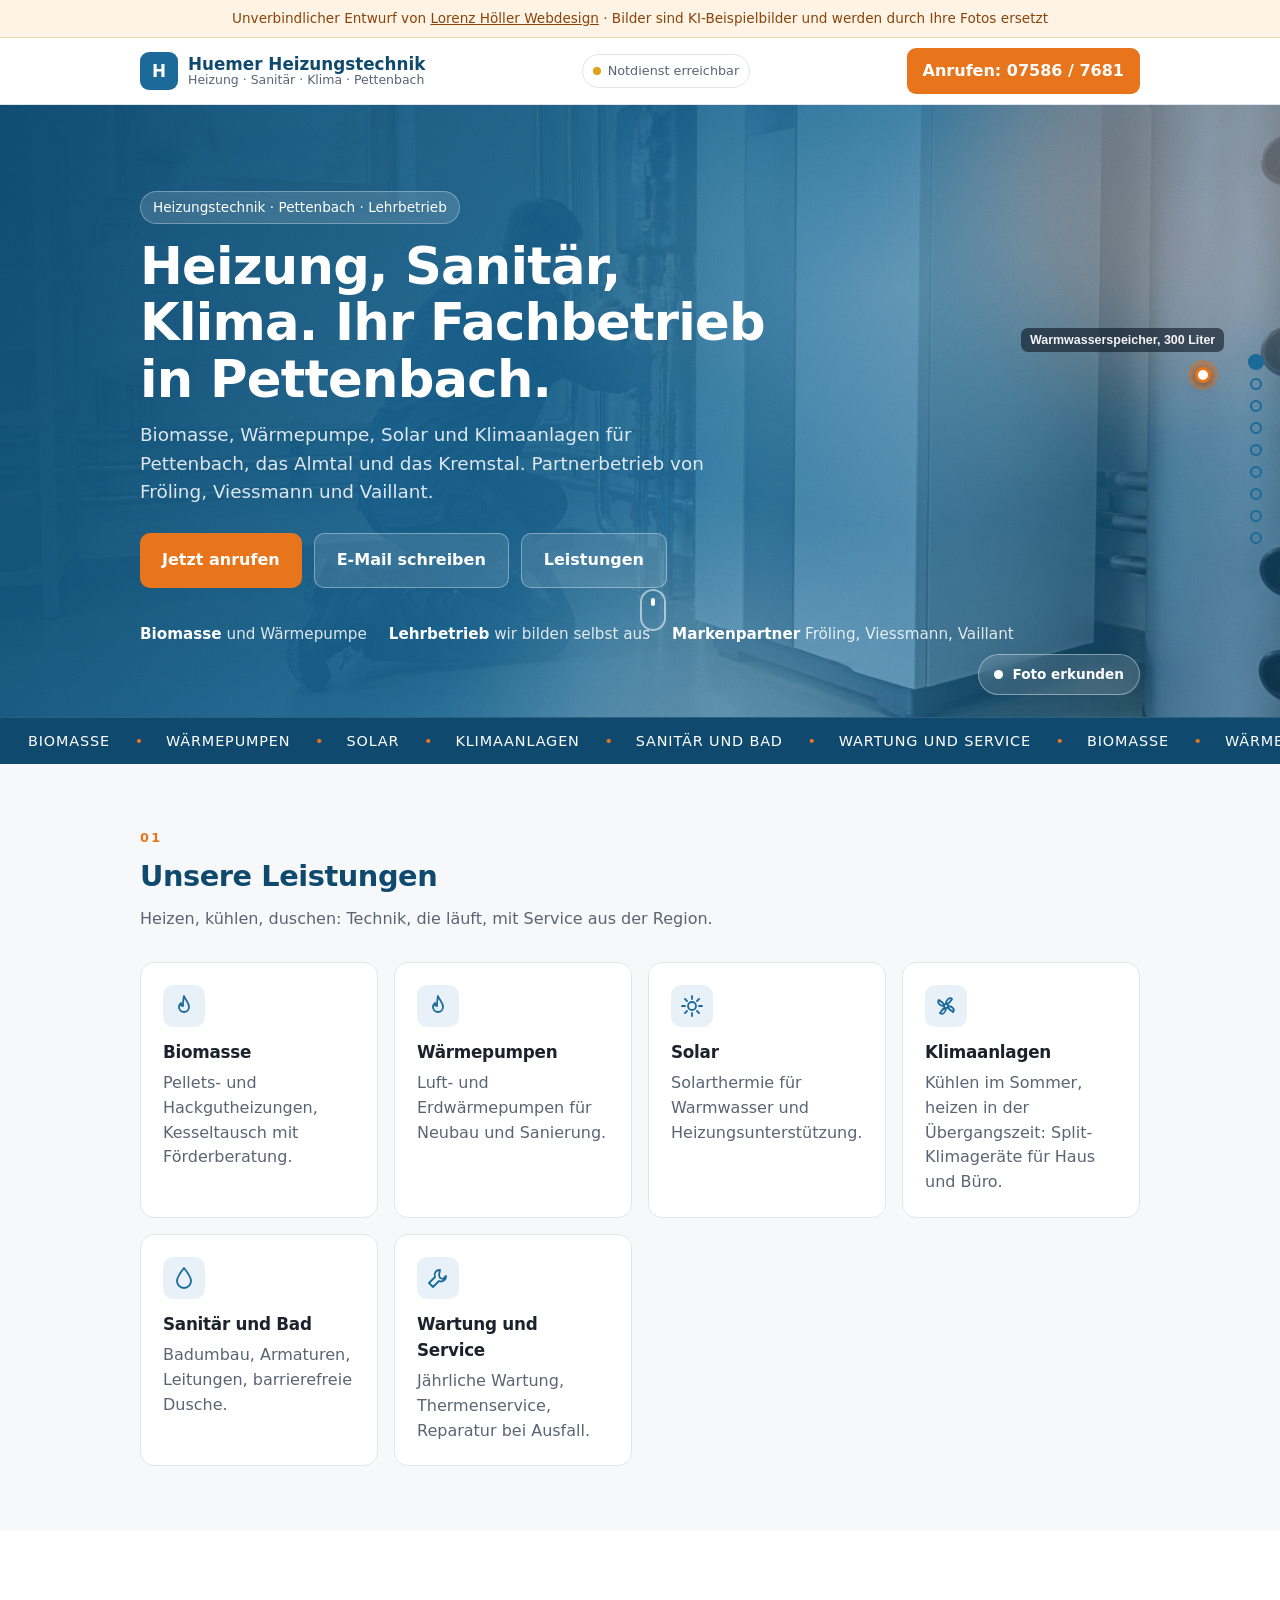
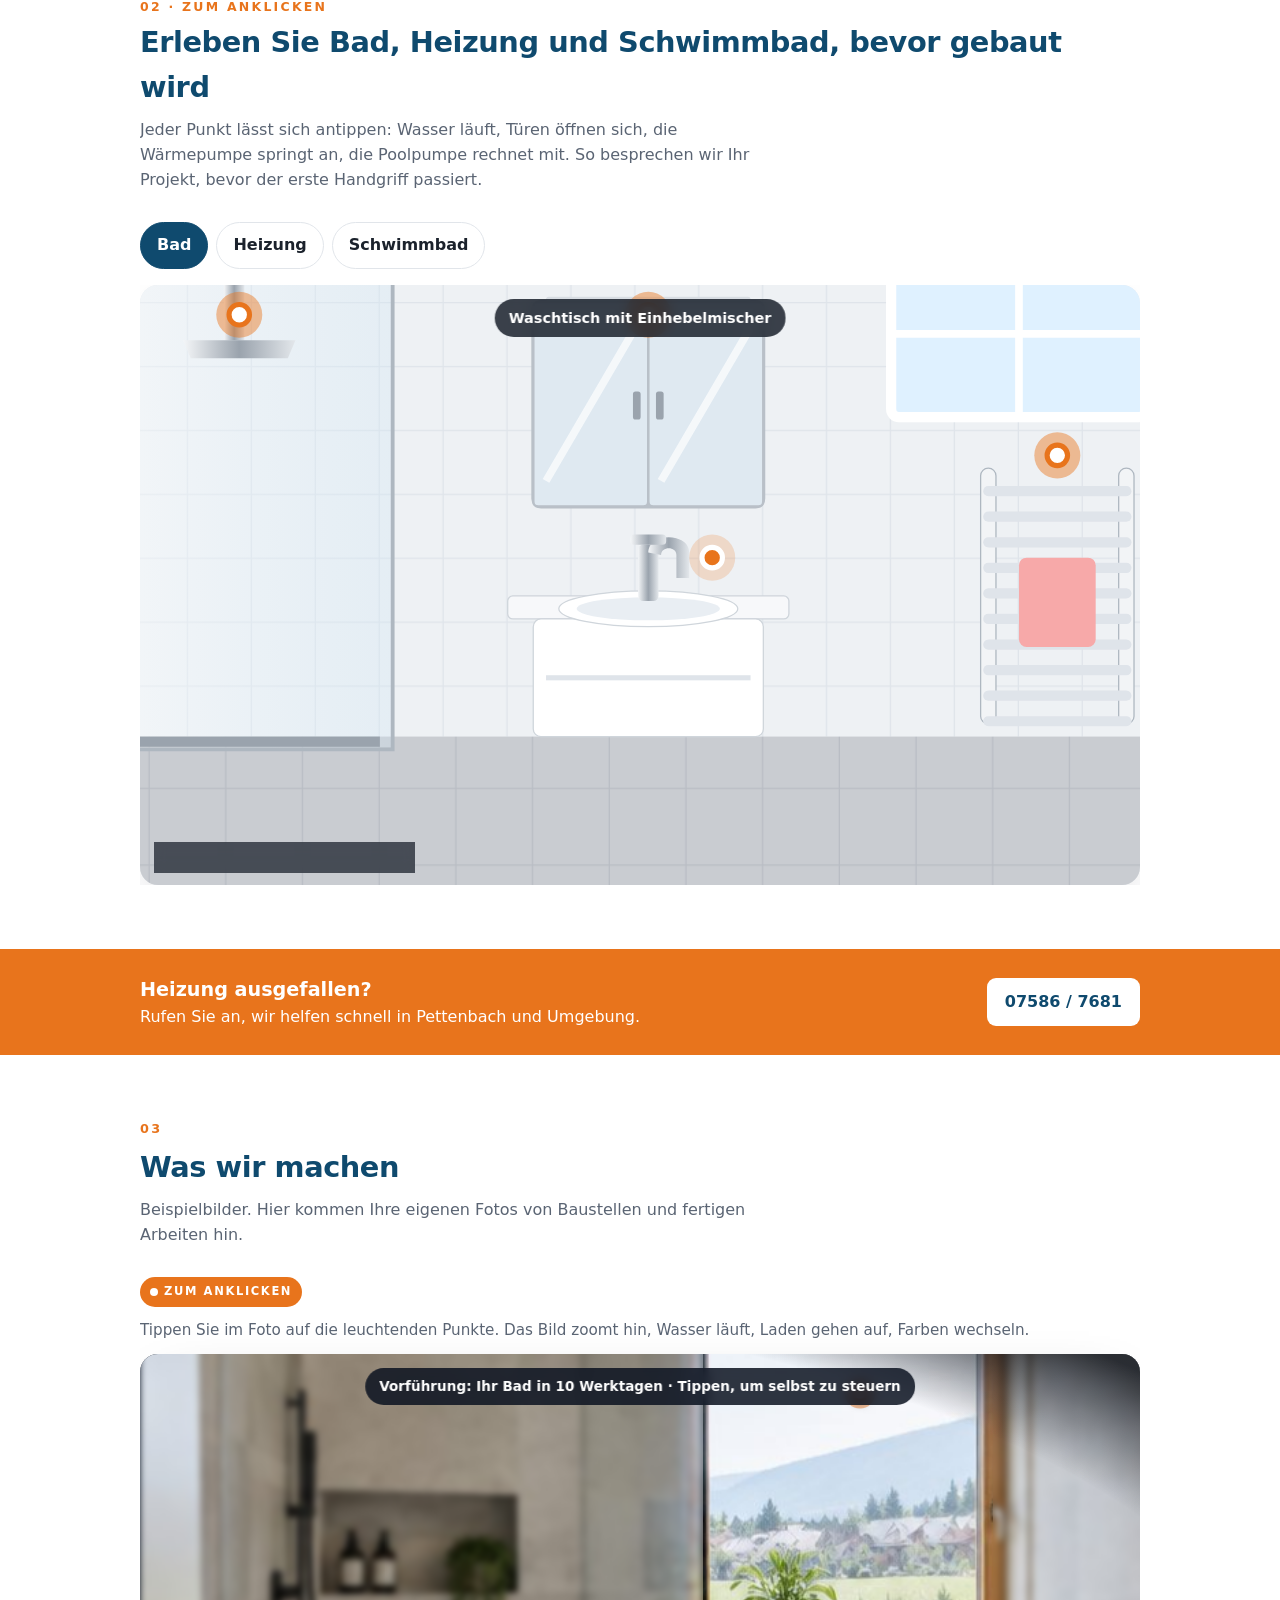
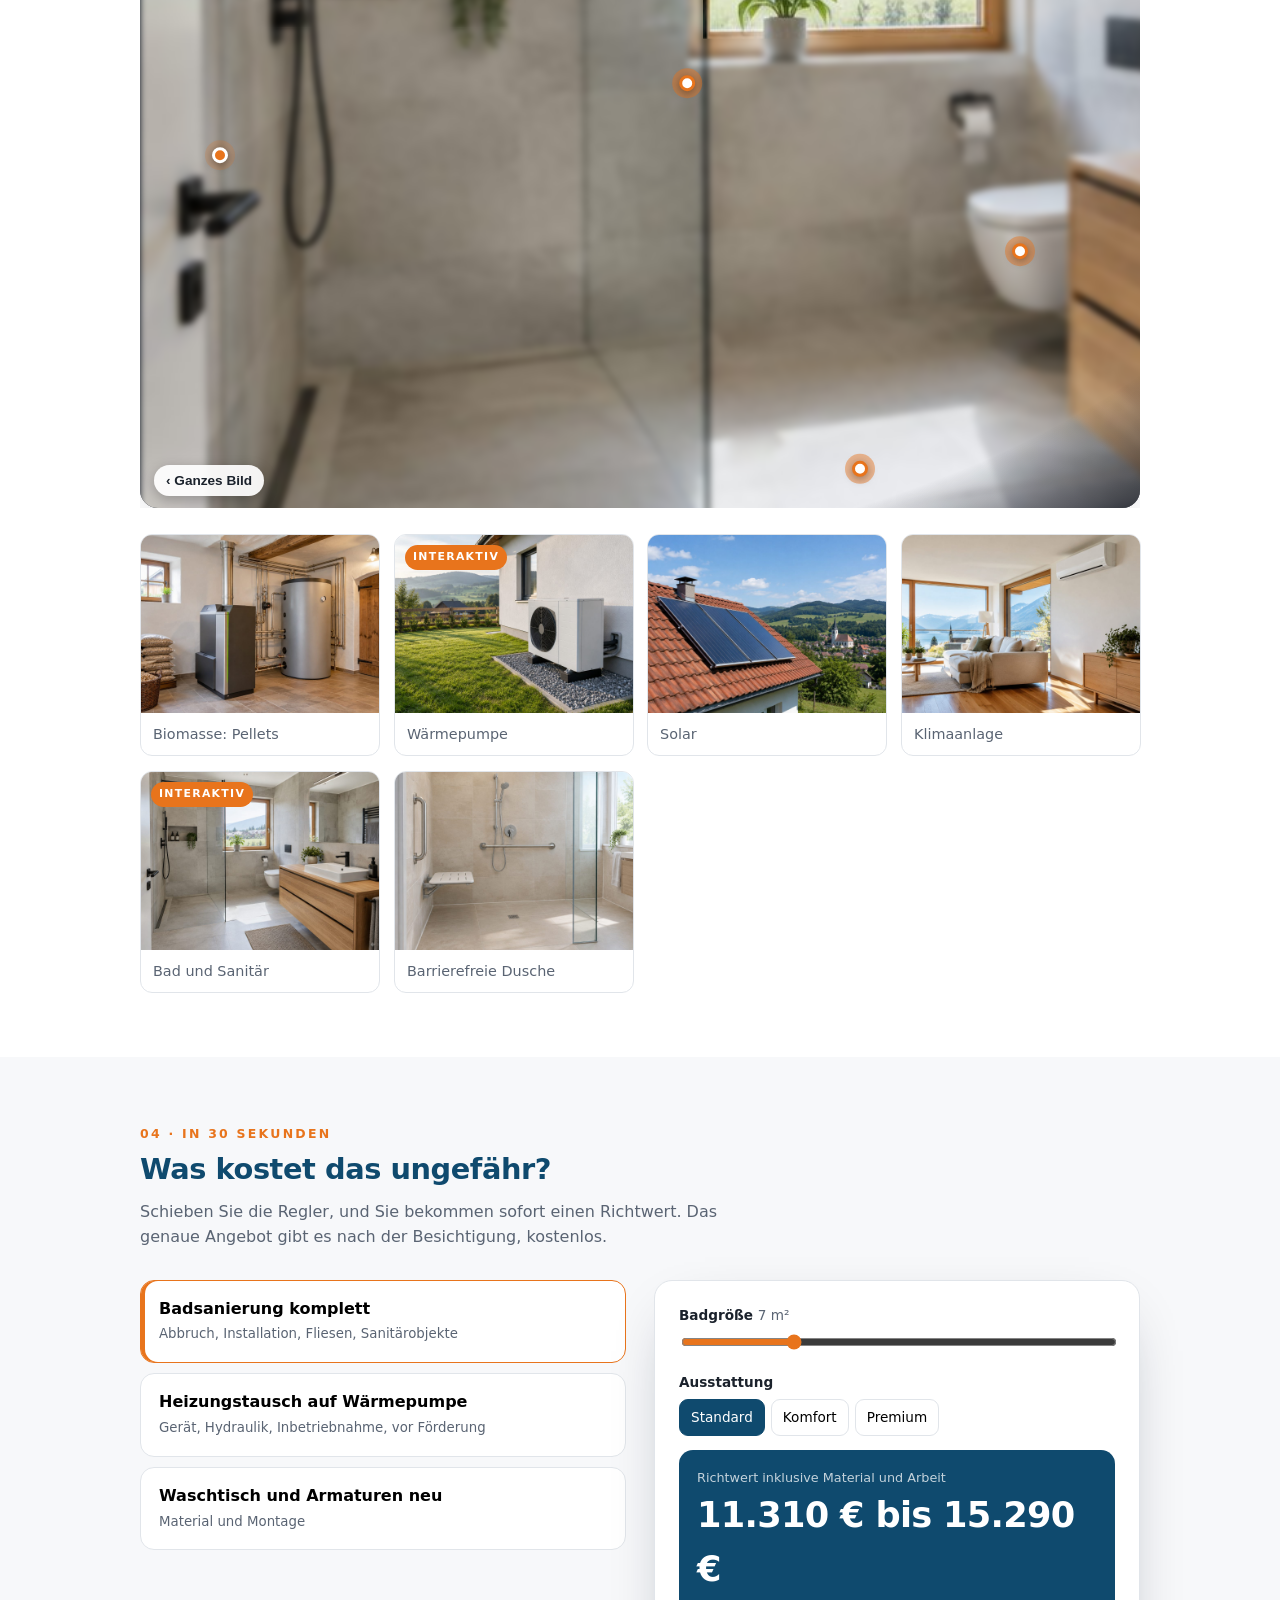
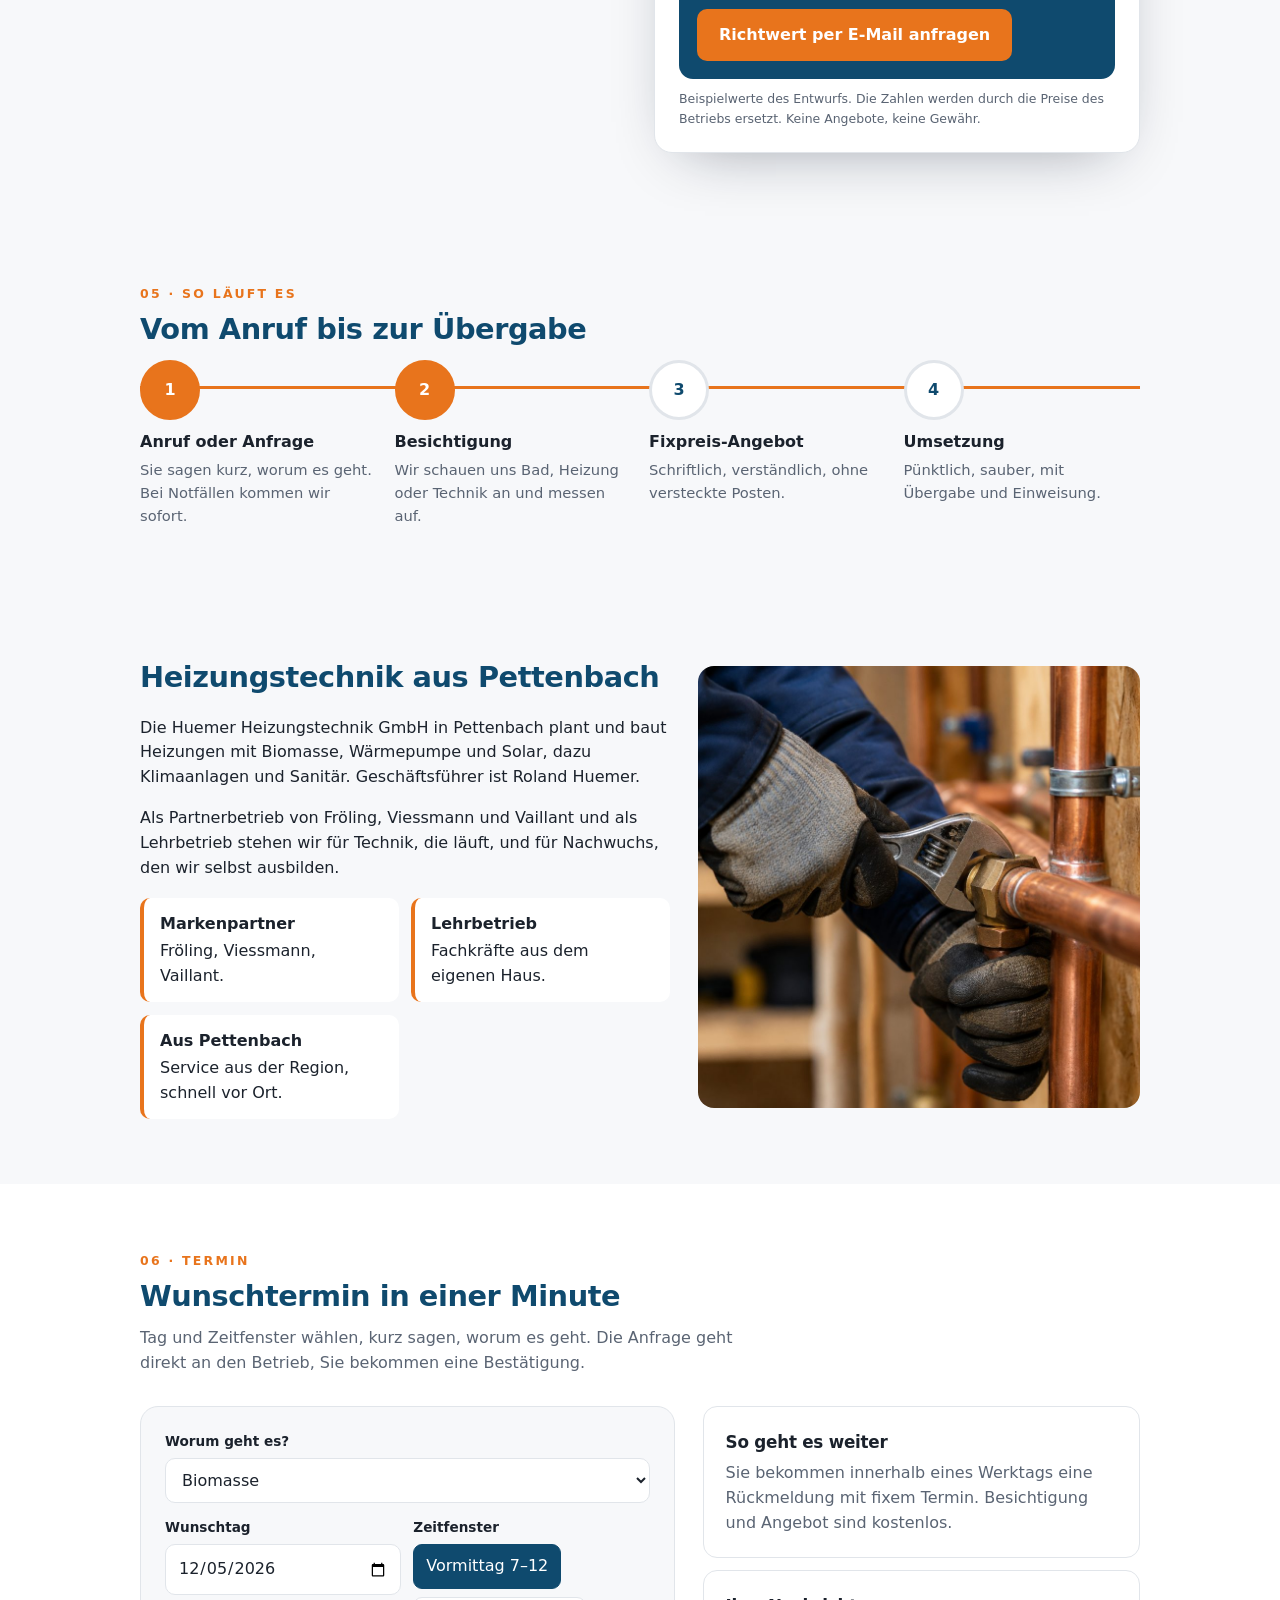
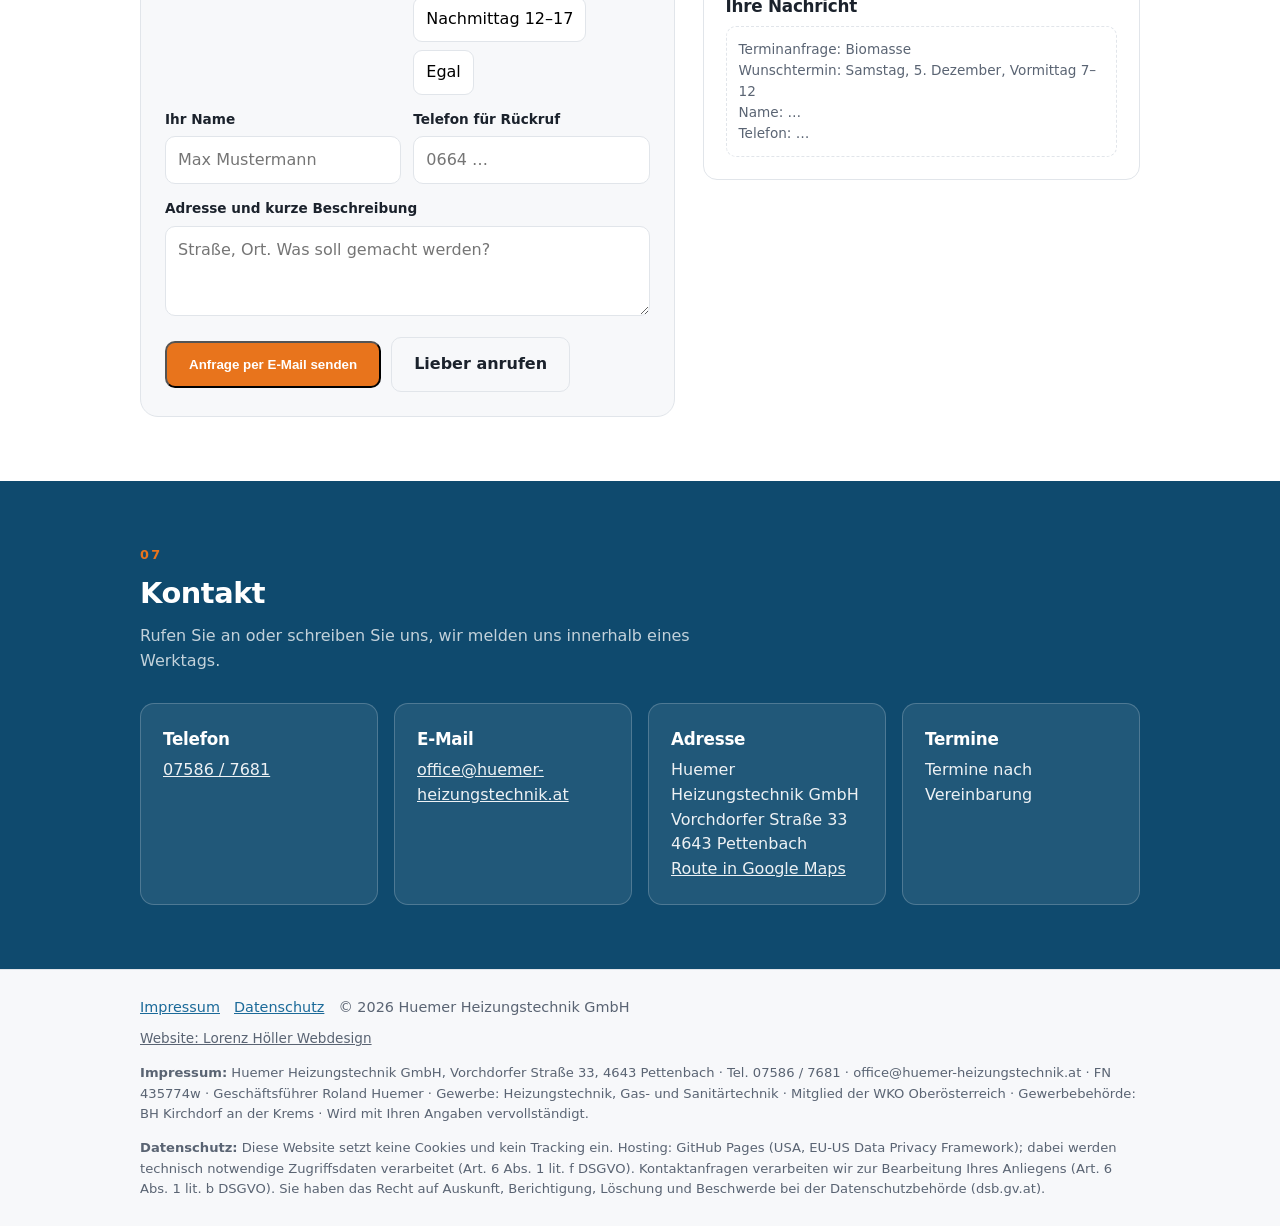
<file: entwuerfe/huemer-heizungstechnik/index.html>
<!doctype html>
<html lang="de-AT">
<head>
<meta charset="utf-8">
<meta name="viewport" content="width=device-width, initial-scale=1">
<meta name="robots" content="noindex,nofollow">
<title>Huemer Heizungstechnik – Heizung, Sanitär und Klima in Pettenbach</title>
<meta name="description" content="Huemer Heizungstechnik GmbH, Pettenbach: Biomasse, Wärmepumpe, Solar, Klimaanlagen, Sanitär. Partner von Fröling, Viessmann und Vaillant. Lehrbetrieb.">
<link rel="stylesheet" href="../../assets/site.css">
<style>
:root{--c1:#1b6a99;--c2:#0f4a6e;--acc:#e8741c;--icobg:#e8f1f8;--bg:#f7f8fa;--ink:#1b222c;--mute:#5a6473;--line:#e1e5ea}
*{box-sizing:border-box}html{scroll-behavior:smooth}
body{margin:0;font-family:system-ui,-apple-system,"Segoe UI",Roboto,Arial,sans-serif;color:var(--ink);background:var(--bg);line-height:1.55}
.wrap{max-width:1040px;margin:0 auto;padding:0 20px}
.draft{background:#fff3e6;color:#8a4408;text-align:center;font-size:.85rem;padding:8px 12px;border-bottom:1px solid #f3d4b4}
.draft a{color:#8a4408}
header{background:#fff;border-bottom:1px solid var(--line);position:sticky;top:0;z-index:5}
.nav{display:flex;align-items:center;justify-content:space-between;height:66px;gap:12px}
.logo{display:flex;align-items:center;gap:10px;text-decoration:none;color:var(--c2);font-weight:800;font-size:1.05rem;line-height:1.1}
.logo i{width:38px;height:38px;border-radius:9px;background:var(--c1);display:grid;place-items:center;color:#fff;font-style:normal;font-weight:800;flex:0 0 38px}
.logo small{display:block;font-weight:500;color:var(--mute);font-size:.78rem}
.call{background:var(--acc);color:#fff;text-decoration:none;padding:11px 16px;border-radius:9px;font-weight:700;white-space:nowrap}
.hero{position:relative;color:#fff;padding:86px 0 70px;background:linear-gradient(120deg,var(--c2) 0%,color-mix(in srgb,var(--c1) 88%,transparent) 55%,color-mix(in srgb,var(--c1) 45%,transparent)),url(../../img/installateur/hero.jpg) center/cover no-repeat;overflow:hidden}
.hero .wrap{position:relative}
.kicker{display:inline-block;background:rgba(255,255,255,.14);border:1px solid rgba(255,255,255,.3);border-radius:999px;padding:5px 12px;font-size:.85rem;margin-bottom:14px}
.hero h1{font-size:clamp(2rem,5vw,3.2rem);line-height:1.1;margin:0 0 14px;max-width:700px}
.hero p{font-size:1.15rem;max-width:580px;color:rgba(255,255,255,.85);margin:0 0 26px}
.btns{display:flex;gap:12px;flex-wrap:wrap}
.btn{display:inline-flex;align-items:center;gap:8px;padding:14px 22px;border-radius:10px;font-weight:700;text-decoration:none}
.btn.p{background:var(--acc);color:#fff}
.btn.s{background:rgba(255,255,255,.12);color:#fff;border:1px solid rgba(255,255,255,.35)}
.trust{display:flex;gap:22px;flex-wrap:wrap;margin-top:36px;color:rgba(255,255,255,.85);font-size:.95rem}
.trust b{color:#fff}
section{padding:64px 0}
h2{font-size:1.8rem;margin:0 0 8px;color:var(--c2)}
.lead{color:var(--mute);margin:0 0 30px;max-width:620px}
.grid{display:grid;grid-template-columns:repeat(auto-fit,minmax(230px,1fr));gap:16px}
.card{background:#fff;border:1px solid var(--line);border-radius:14px;padding:22px}
.card h3{margin:0 0 6px;font-size:1.05rem}
.card p{margin:0;color:var(--mute)}
.ico{width:42px;height:42px;border-radius:10px;background:var(--icobg);color:var(--c1);display:grid;place-items:center;font-weight:800;margin-bottom:12px}
.notdienst{background:var(--acc);color:#fff;padding:26px 0}
.notdienst .wrap{display:flex;align-items:center;justify-content:space-between;gap:16px;flex-wrap:wrap}
.notdienst a{background:#fff;color:var(--c2);text-decoration:none;font-weight:800;padding:12px 18px;border-radius:9px}
.photos{display:grid;grid-template-columns:repeat(auto-fit,minmax(220px,1fr));gap:14px}
.photos figure{margin:0;border-radius:12px;overflow:hidden;background:#fff;border:1px solid var(--line)}
.photos img{width:100%;aspect-ratio:4/3;object-fit:cover;display:block}
.photos figcaption{padding:10px 12px;font-size:.9rem;color:var(--mute)}
.about{display:grid;grid-template-columns:1.2fr 1fr;gap:28px;align-items:center}
.about-img{width:100%;aspect-ratio:1;object-fit:cover;border-radius:16px;display:block}
.why{display:grid;grid-template-columns:repeat(auto-fit,minmax(200px,1fr));gap:12px;margin-top:18px}
.why div{background:#fff;border-left:4px solid var(--acc);border-radius:10px;padding:14px 16px}
.why b{display:block;margin-bottom:2px}
.kontakt{background:var(--c2);color:#fff}
.kontakt h2{color:#fff}.kontakt .lead{color:rgba(255,255,255,.75)}
.kontakt .card{background:rgba(255,255,255,.08);border-color:rgba(255,255,255,.2)}
.kontakt .card p,.kontakt .card a{color:rgba(255,255,255,.92)}
footer{padding:26px 0;color:var(--mute);font-size:.9rem;border-top:1px solid var(--line)}
footer a{color:var(--c1);margin-right:14px}
.legal{margin-top:14px;font-size:.82rem;color:var(--mute)}
.sticky{position:fixed;bottom:0;left:0;right:0;display:none;gap:8px;padding:10px;background:#fff;border-top:1px solid var(--line);z-index:9}
.sticky a{flex:1;justify-content:center;padding:13px}
@media (max-width:720px){.about{grid-template-columns:1fr}.sticky{display:flex}body{padding-bottom:70px}.nav .call{display:none}}
</style>
</head>
<body data-gewerk="installateur" data-email="office@huemer-heizungstechnik.at" data-tel="+4375867681">
<div class="draft">Unverbindlicher Entwurf von <a href="../../">Lorenz Höller Webdesign</a> · Bilder sind KI-Beispielbilder und werden durch Ihre Fotos ersetzt</div>
<header><div class="wrap nav">
  <a class="logo" href="#"><i>H</i><span>Huemer Heizungstechnik<small>Heizung · Sanitär · Klima · Pettenbach</small></span></a>
  <a class="call" href="tel:+4375867681">Anrufen: 07586 / 7681</a>
</div></header>

<div class="hero"><div class="wrap">
  <span class="kicker">Heizungstechnik · Pettenbach · Lehrbetrieb</span>
  <h1>Heizung, Sanitär, Klima. Ihr Fachbetrieb in Pettenbach.</h1>
  <p>Biomasse, Wärmepumpe, Solar und Klimaanlagen für Pettenbach, das Almtal und das Kremstal. Partnerbetrieb von Fröling, Viessmann und Vaillant.</p>
  <div class="btns">
    <a class="btn p" href="tel:+4375867681">Jetzt anrufen</a>
    <a class="btn s" href="mailto:office@huemer-heizungstechnik.at">E-Mail schreiben</a>
    <a class="btn s" href="#leistungen">Leistungen</a>
  </div>
  <div class="trust"><span><b>Biomasse</b> und Wärmepumpe</span><span><b>Lehrbetrieb</b> wir bilden selbst aus</span><span><b>Markenpartner</b> Fröling, Viessmann, Vaillant</span></div>
<a class="scrollcue" href="#leistungen" aria-label="Weiter"><i></i></a>
</div></div>

<section id="leistungen"><div class="wrap">
  <h2>Unsere Leistungen</h2>
  <p class="lead">Heizen, kühlen, duschen: Technik, die läuft, mit Service aus der Region.</p>
  <div class="grid"><div class="card"><div class="ico">1</div><h3>Biomasse</h3><p>Pellets- und Hackgutheizungen, Kesseltausch mit Förderberatung.</p></div><div class="card"><div class="ico">2</div><h3>Wärmepumpen</h3><p>Luft- und Erdwärmepumpen für Neubau und Sanierung.</p></div><div class="card"><div class="ico">3</div><h3>Solar</h3><p>Solarthermie für Warmwasser und Heizungsunterstützung.</p></div><div class="card"><div class="ico">4</div><h3>Klimaanlagen</h3><p>Kühlen im Sommer, heizen in der Übergangszeit: Split-Klimageräte für Haus und Büro.</p></div><div class="card"><div class="ico">5</div><h3>Sanitär und Bad</h3><p>Badumbau, Armaturen, Leitungen, barrierefreie Dusche.</p></div><div class="card"><div class="ico">6</div><h3>Wartung und Service</h3><p>Jährliche Wartung, Thermenservice, Reparatur bei Ausfall.</p></div></div>
</div></section>

<section id="showroom" data-showroom="installateur"></section>

<div class="notdienst"><div class="wrap"><div><strong style="font-size:1.2rem">Heizung ausgefallen?</strong><br>Rufen Sie an, wir helfen schnell in Pettenbach und Umgebung.</div><a href="tel:+4375867681">07586 / 7681</a></div></div>

<section id="arbeiten" style="background:#fff"><div class="wrap">
  <h2>Was wir machen</h2>
  <p class="lead">Beispielbilder. Hier kommen Ihre eigenen Fotos von Baustellen und fertigen Arbeiten hin.</p>
  <div class="photos"><figure><img src="../../img/installateur/pellets.jpg" alt="Pelletsheizung im Heizraum" loading="lazy"><figcaption>Biomasse: Pellets</figcaption></figure><figure><img src="../../img/installateur/waermepumpe.jpg" alt="Wärmepumpe neben Einfamilienhaus" loading="lazy"><figcaption>Wärmepumpe</figcaption></figure><figure><img src="../../img/installateur/solar.jpg" alt="Solarkollektoren auf Ziegeldach" loading="lazy"><figcaption>Solar</figcaption></figure><figure><img src="../../img/installateur/klima.jpg" alt="Klimagerät im Wohnzimmer" loading="lazy"><figcaption>Klimaanlage</figcaption></figure><figure><img src="../../img/installateur/bad.jpg" alt="Renoviertes Bad" loading="lazy"><figcaption>Bad und Sanitär</figcaption></figure><figure><img src="../../img/installateur/dusche.jpg" alt="Barrierefreie Dusche" loading="lazy"><figcaption>Barrierefreie Dusche</figcaption></figure></div>
</div></section>

<section id="rechner" class="rechner" data-rechner></section>

<section id="ablauf" class="ablauf" data-ablauf></section>

<section id="ueber"><div class="wrap">
  <div class="about">
    <div>
      <h2>Heizungstechnik aus Pettenbach</h2>
      <p>Die Huemer Heizungstechnik GmbH in Pettenbach plant und baut Heizungen mit Biomasse, Wärmepumpe und Solar, dazu Klimaanlagen und Sanitär. Geschäftsführer ist Roland Huemer.</p>
      <p>Als Partnerbetrieb von Fröling, Viessmann und Vaillant und als Lehrbetrieb stehen wir für Technik, die läuft, und für Nachwuchs, den wir selbst ausbilden.</p>
      <div class="why"><div><b>Markenpartner</b>Fröling, Viessmann, Vaillant.</div><div><b>Lehrbetrieb</b>Fachkräfte aus dem eigenen Haus.</div><div><b>Aus Pettenbach</b>Service aus der Region, schnell vor Ort.</div></div>
    </div>
    <img class="about-img" src="../../img/installateur/haende.jpg" alt="Handwerker bei der Arbeit" loading="lazy">
  </div>
</div></section>

<section id="termin" class="termin" data-termin></section>

<section id="kontakt" class="kontakt"><div class="wrap">
  <h2>Kontakt</h2>
  <p class="lead">Rufen Sie an oder schreiben Sie uns, wir melden uns innerhalb eines Werktags.</p>
  <div class="grid">
    <div class="card"><h3>Telefon</h3><p><a href="tel:+4375867681">07586 / 7681</a></p></div>
    <div class="card"><h3>E-Mail</h3><p><a href="mailto:office@huemer-heizungstechnik.at">office@huemer-heizungstechnik.at</a></p></div>
    <div class="card"><h3>Adresse</h3><p>Huemer Heizungstechnik GmbH<br>Vorchdorfer Straße 33<br>4643 Pettenbach<br><a href="https://www.google.com/maps/search/?api=1&amp;query=Vorchdorfer+Straße+33+4643+Pettenbach" rel="noopener">Route in Google Maps</a></p></div>
    <div class="card"><h3>Termine</h3><p>Termine nach Vereinbarung</p></div>
  </div>
</div></section>

<footer><div class="wrap">
  <a href="#impressum">Impressum</a><a href="#datenschutz">Datenschutz</a><span>© 2026 Huemer Heizungstechnik GmbH</span><a class="credit" href="https://lorenzlorenzl.github.io/" rel="noopener">Website: Lorenz Höller Webdesign</a>
  <div id="impressum" class="legal"><b>Impressum:</b> Huemer Heizungstechnik GmbH, Vorchdorfer Straße 33, 4643 Pettenbach · Tel. 07586 / 7681 · office@huemer-heizungstechnik.at · FN 435774w · Geschäftsführer Roland Huemer · Gewerbe: Heizungstechnik, Gas- und Sanitärtechnik · Mitglied der WKO Oberösterreich · Gewerbebehörde: BH Kirchdorf an der Krems · Wird mit Ihren Angaben vervollständigt.</div>
  <div id="datenschutz" class="legal"><b>Datenschutz:</b> Diese Website setzt keine Cookies und kein Tracking ein. Hosting: GitHub Pages (USA, EU-US Data Privacy Framework); dabei werden technisch notwendige Zugriffsdaten verarbeitet (Art. 6 Abs. 1 lit. f DSGVO). Kontaktanfragen verarbeiten wir zur Bearbeitung Ihres Anliegens (Art. 6 Abs. 1 lit. b DSGVO). Sie haben das Recht auf Auskunft, Berichtigung, Löschung und Beschwerde bei der Datenschutzbehörde (dsb.gv.at).</div>
</div></footer>

<div class="sticky"><a class="btn p" href="tel:+4375867681">Anrufen</a><a class="btn s" style="background:var(--c1)" href="mailto:office@huemer-heizungstechnik.at">E-Mail</a></div>
<script src="../../assets/showroom.js" defer></script>
<script src="../../assets/fotoshow.js" defer></script>
<script src="../../assets/site.js" defer></script>
</body>
</html>
</file>
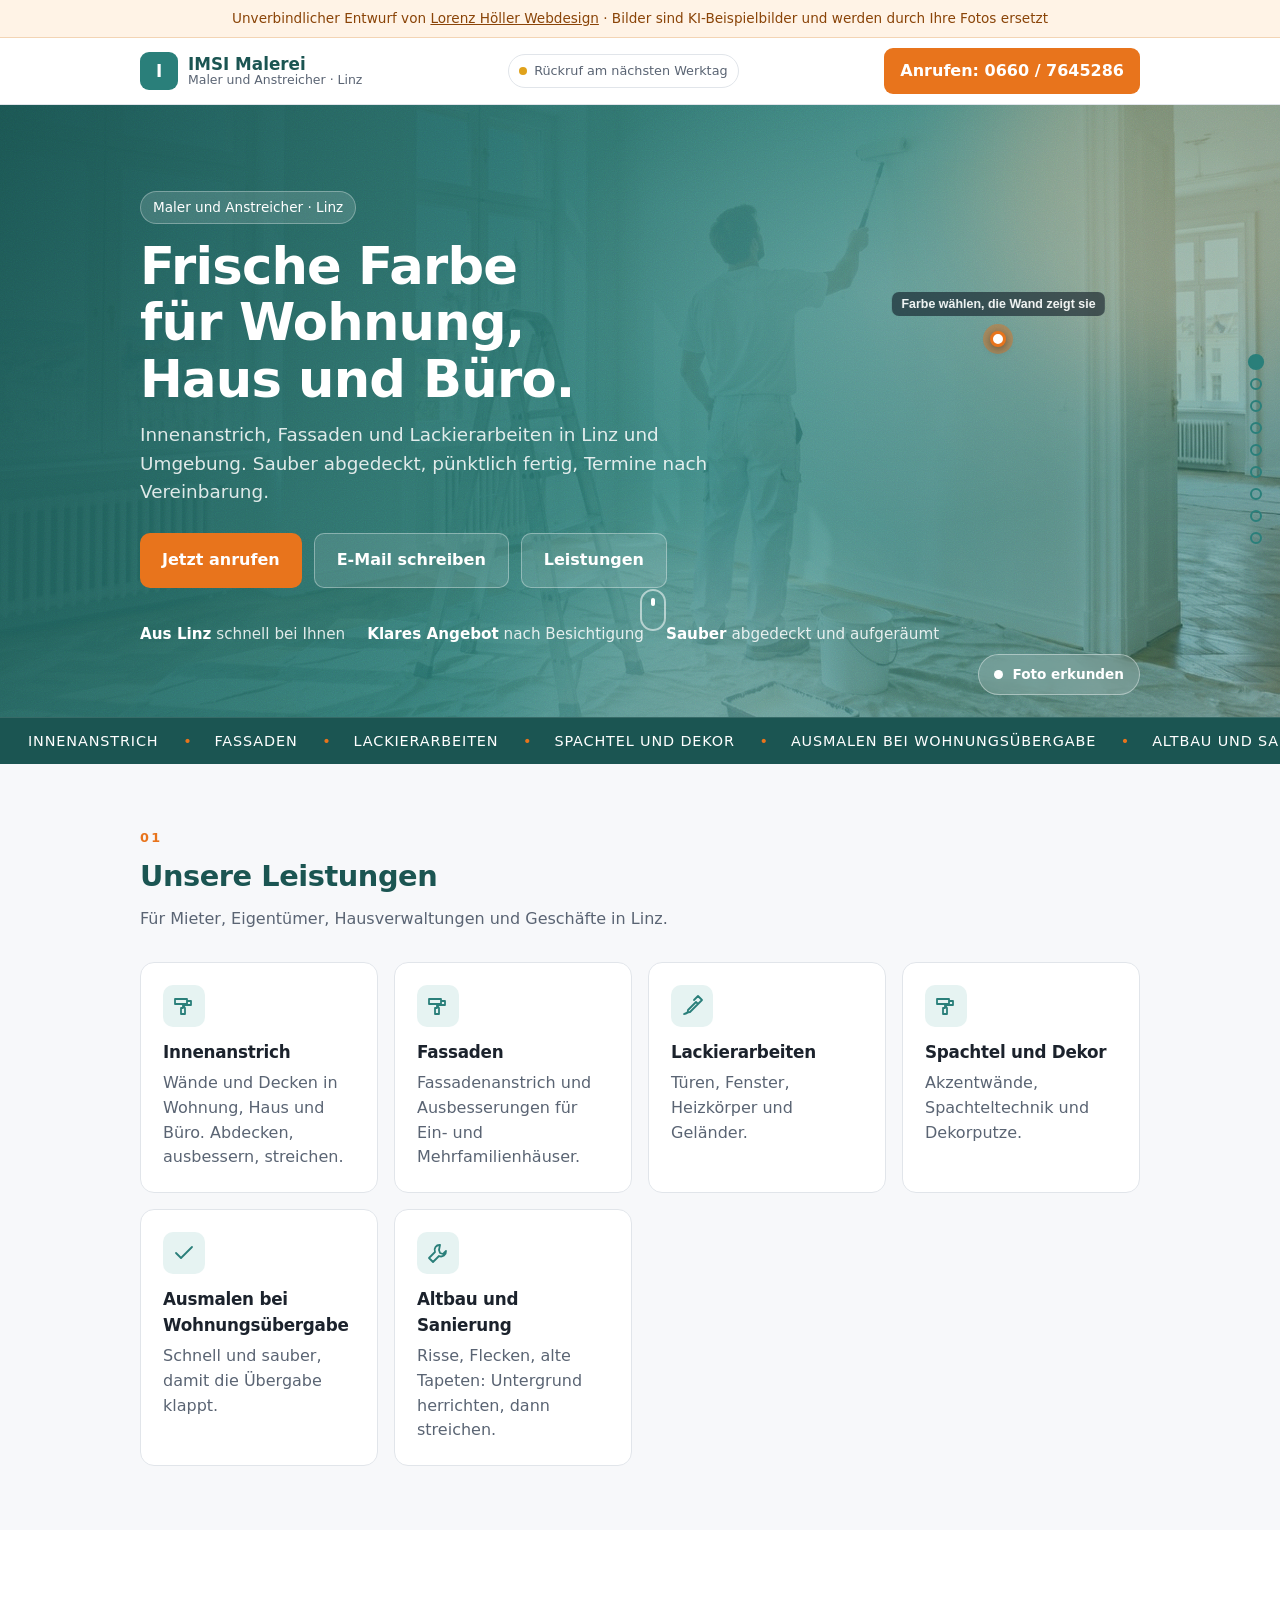
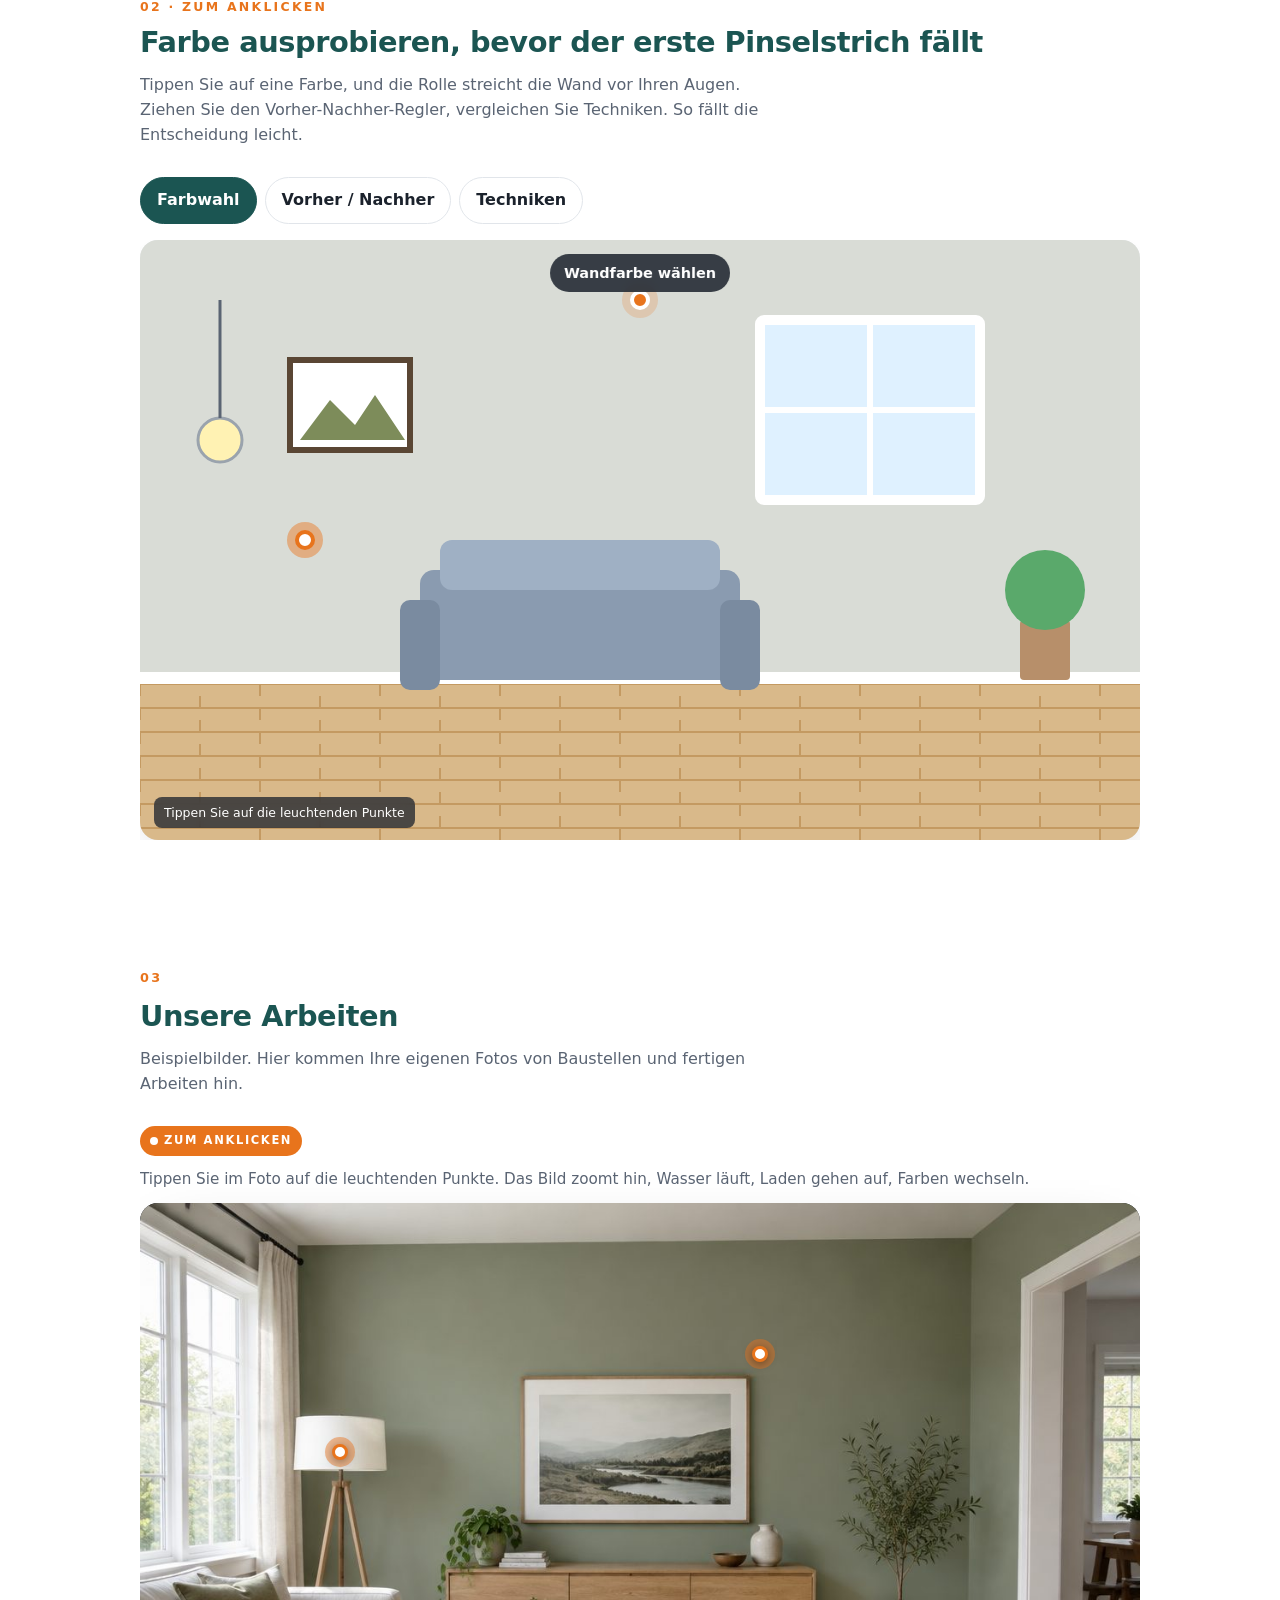
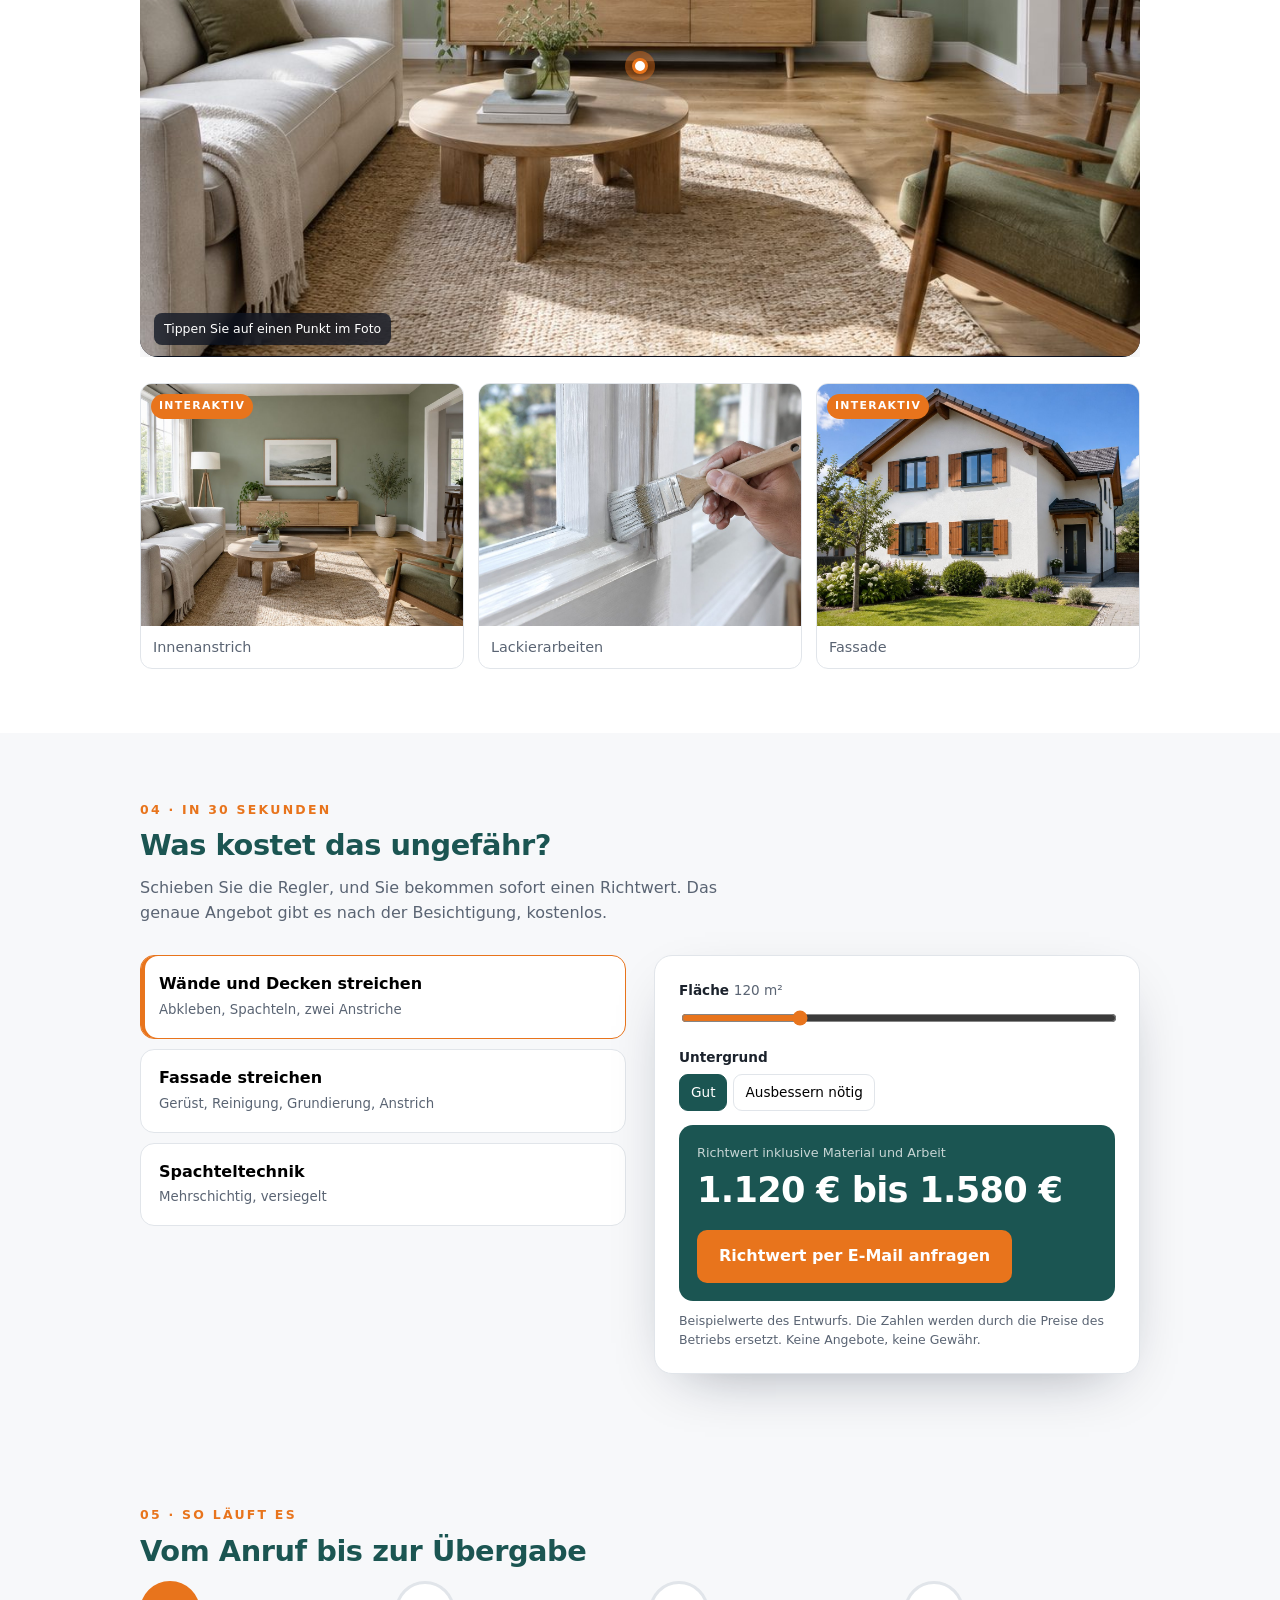
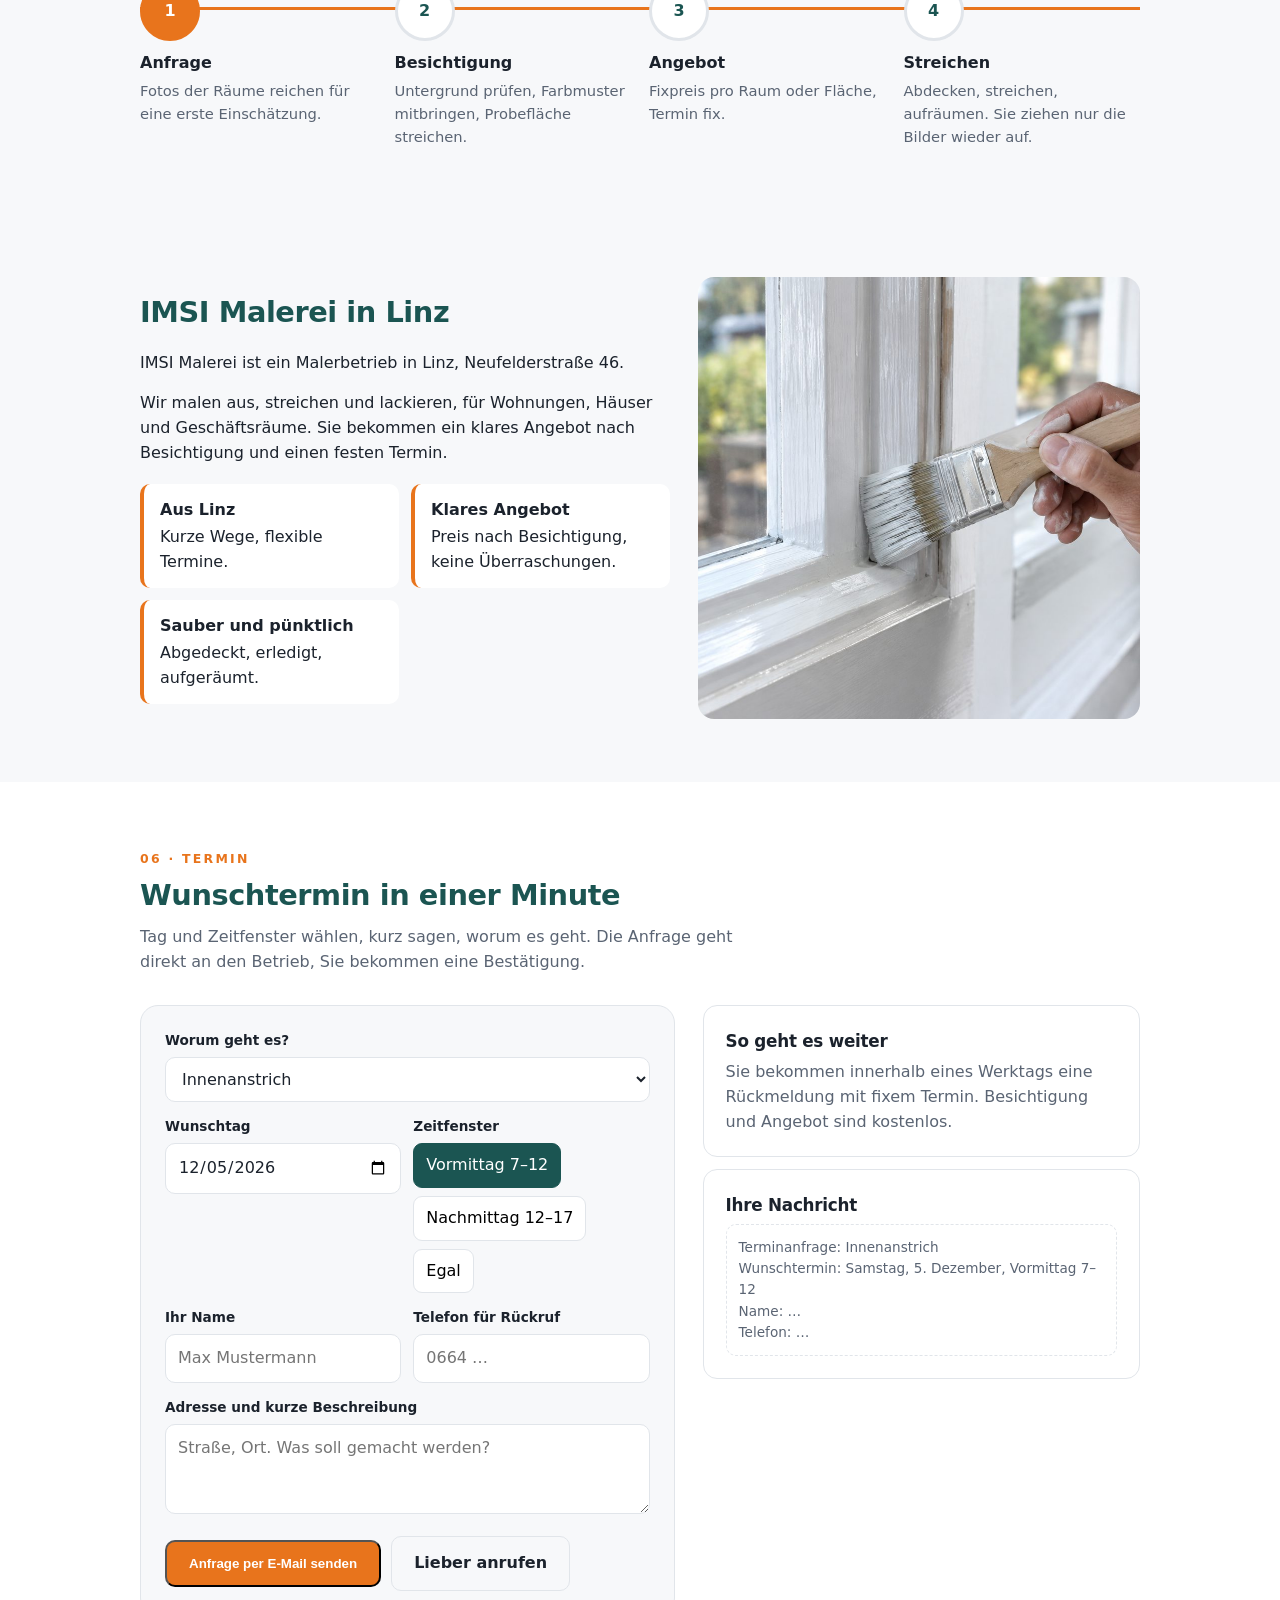
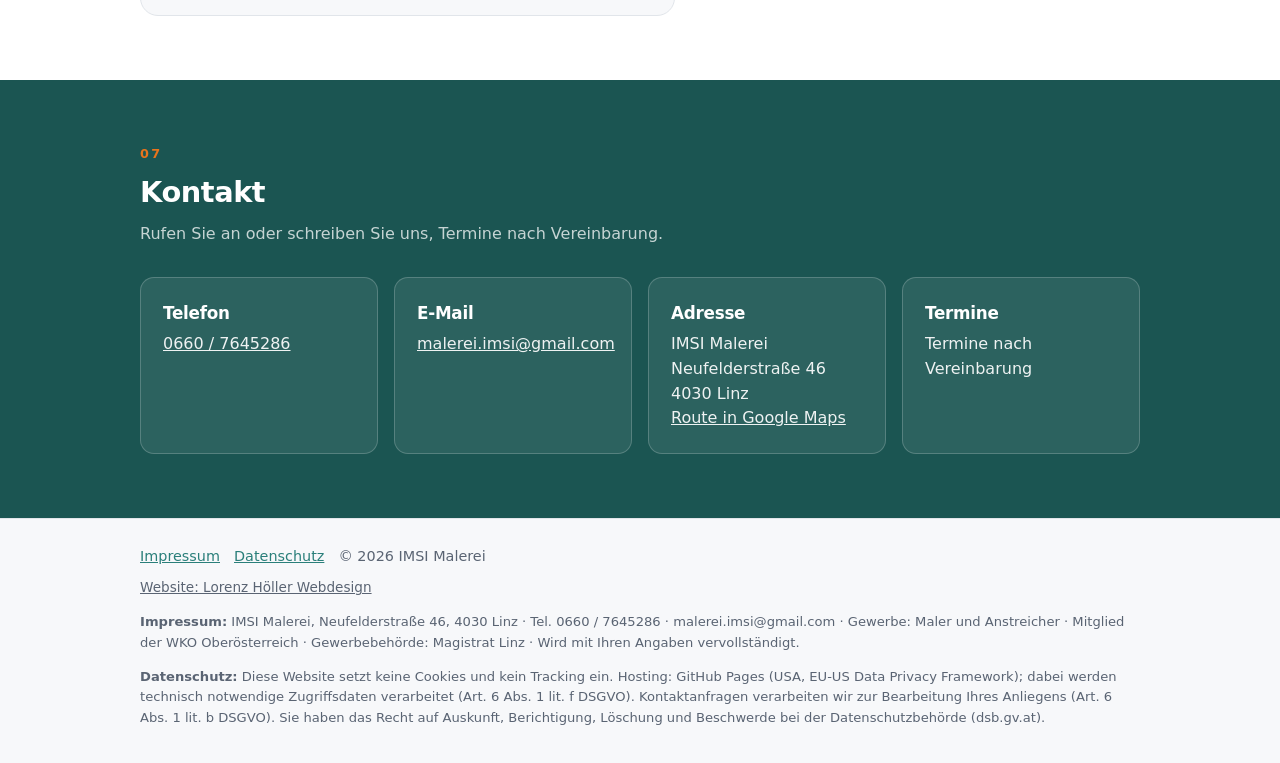
<file: entwuerfe/imsi-malerei/index.html>
<!doctype html>
<html lang="de-AT">
<head>
<meta charset="utf-8">
<meta name="viewport" content="width=device-width, initial-scale=1">
<meta name="robots" content="noindex,nofollow">
<title>IMSI Malerei – Maler und Anstreicher in Linz</title>
<meta name="description" content="IMSI Malerei, Linz: Innenanstrich, Fassaden, Lackierarbeiten für Wohnung, Haus und Büro. Termine nach Vereinbarung.">
<link rel="stylesheet" href="../../assets/site.css">
<style>
:root{--c1:#2a7f7a;--c2:#1b5552;--acc:#e8741c;--icobg:#e6f3f2;--bg:#f7f8fa;--ink:#1b222c;--mute:#5a6473;--line:#e1e5ea}
*{box-sizing:border-box}html{scroll-behavior:smooth}
body{margin:0;font-family:system-ui,-apple-system,"Segoe UI",Roboto,Arial,sans-serif;color:var(--ink);background:var(--bg);line-height:1.55}
.wrap{max-width:1040px;margin:0 auto;padding:0 20px}
.draft{background:#fff3e6;color:#8a4408;text-align:center;font-size:.85rem;padding:8px 12px;border-bottom:1px solid #f3d4b4}
.draft a{color:#8a4408}
header{background:#fff;border-bottom:1px solid var(--line);position:sticky;top:0;z-index:5}
.nav{display:flex;align-items:center;justify-content:space-between;height:66px;gap:12px}
.logo{display:flex;align-items:center;gap:10px;text-decoration:none;color:var(--c2);font-weight:800;font-size:1.05rem;line-height:1.1}
.logo i{width:38px;height:38px;border-radius:9px;background:var(--c1);display:grid;place-items:center;color:#fff;font-style:normal;font-weight:800;flex:0 0 38px}
.logo small{display:block;font-weight:500;color:var(--mute);font-size:.78rem}
.call{background:var(--acc);color:#fff;text-decoration:none;padding:11px 16px;border-radius:9px;font-weight:700;white-space:nowrap}
.hero{position:relative;color:#fff;padding:86px 0 70px;background:linear-gradient(120deg,var(--c2) 0%,color-mix(in srgb,var(--c1) 88%,transparent) 55%,color-mix(in srgb,var(--c1) 45%,transparent)),url(../../img/maler/hero.jpg) center/cover no-repeat;overflow:hidden}
.hero .wrap{position:relative}
.kicker{display:inline-block;background:rgba(255,255,255,.14);border:1px solid rgba(255,255,255,.3);border-radius:999px;padding:5px 12px;font-size:.85rem;margin-bottom:14px}
.hero h1{font-size:clamp(2rem,5vw,3.2rem);line-height:1.1;margin:0 0 14px;max-width:700px}
.hero p{font-size:1.15rem;max-width:580px;color:rgba(255,255,255,.85);margin:0 0 26px}
.btns{display:flex;gap:12px;flex-wrap:wrap}
.btn{display:inline-flex;align-items:center;gap:8px;padding:14px 22px;border-radius:10px;font-weight:700;text-decoration:none}
.btn.p{background:var(--acc);color:#fff}
.btn.s{background:rgba(255,255,255,.12);color:#fff;border:1px solid rgba(255,255,255,.35)}
.trust{display:flex;gap:22px;flex-wrap:wrap;margin-top:36px;color:rgba(255,255,255,.85);font-size:.95rem}
.trust b{color:#fff}
section{padding:64px 0}
h2{font-size:1.8rem;margin:0 0 8px;color:var(--c2)}
.lead{color:var(--mute);margin:0 0 30px;max-width:620px}
.grid{display:grid;grid-template-columns:repeat(auto-fit,minmax(230px,1fr));gap:16px}
.card{background:#fff;border:1px solid var(--line);border-radius:14px;padding:22px}
.card h3{margin:0 0 6px;font-size:1.05rem}
.card p{margin:0;color:var(--mute)}
.ico{width:42px;height:42px;border-radius:10px;background:var(--icobg);color:var(--c1);display:grid;place-items:center;font-weight:800;margin-bottom:12px}
.notdienst{background:var(--acc);color:#fff;padding:26px 0}
.notdienst .wrap{display:flex;align-items:center;justify-content:space-between;gap:16px;flex-wrap:wrap}
.notdienst a{background:#fff;color:var(--c2);text-decoration:none;font-weight:800;padding:12px 18px;border-radius:9px}
.photos{display:grid;grid-template-columns:repeat(auto-fit,minmax(220px,1fr));gap:14px}
.photos figure{margin:0;border-radius:12px;overflow:hidden;background:#fff;border:1px solid var(--line)}
.photos img{width:100%;aspect-ratio:4/3;object-fit:cover;display:block}
.photos figcaption{padding:10px 12px;font-size:.9rem;color:var(--mute)}
.about{display:grid;grid-template-columns:1.2fr 1fr;gap:28px;align-items:center}
.about-img{width:100%;aspect-ratio:1;object-fit:cover;border-radius:16px;display:block}
.why{display:grid;grid-template-columns:repeat(auto-fit,minmax(200px,1fr));gap:12px;margin-top:18px}
.why div{background:#fff;border-left:4px solid var(--acc);border-radius:10px;padding:14px 16px}
.why b{display:block;margin-bottom:2px}
.kontakt{background:var(--c2);color:#fff}
.kontakt h2{color:#fff}.kontakt .lead{color:rgba(255,255,255,.75)}
.kontakt .card{background:rgba(255,255,255,.08);border-color:rgba(255,255,255,.2)}
.kontakt .card p,.kontakt .card a{color:rgba(255,255,255,.92)}
footer{padding:26px 0;color:var(--mute);font-size:.9rem;border-top:1px solid var(--line)}
footer a{color:var(--c1);margin-right:14px}
.legal{margin-top:14px;font-size:.82rem;color:var(--mute)}
.sticky{position:fixed;bottom:0;left:0;right:0;display:none;gap:8px;padding:10px;background:#fff;border-top:1px solid var(--line);z-index:9}
.sticky a{flex:1;justify-content:center;padding:13px}
@media (max-width:720px){.about{grid-template-columns:1fr}.sticky{display:flex}body{padding-bottom:70px}.nav .call{display:none}}
</style>
</head>
<body data-gewerk="maler" data-email="malerei.imsi@gmail.com" data-tel="+436607645286">
<div class="draft">Unverbindlicher Entwurf von <a href="../../">Lorenz Höller Webdesign</a> · Bilder sind KI-Beispielbilder und werden durch Ihre Fotos ersetzt</div>
<header><div class="wrap nav">
  <a class="logo" href="#"><i>I</i><span>IMSI Malerei<small>Maler und Anstreicher · Linz</small></span></a>
  <a class="call" href="tel:+436607645286">Anrufen: 0660 / 7645286</a>
</div></header>

<div class="hero"><div class="wrap">
  <span class="kicker">Maler und Anstreicher · Linz</span>
  <h1>Frische Farbe für Wohnung, Haus und Büro.</h1>
  <p>Innenanstrich, Fassaden und Lackierarbeiten in Linz und Umgebung. Sauber abgedeckt, pünktlich fertig, Termine nach Vereinbarung.</p>
  <div class="btns">
    <a class="btn p" href="tel:+436607645286">Jetzt anrufen</a>
    <a class="btn s" href="mailto:malerei.imsi@gmail.com">E-Mail schreiben</a>
    <a class="btn s" href="#leistungen">Leistungen</a>
  </div>
  <div class="trust"><span><b>Aus Linz</b> schnell bei Ihnen</span><span><b>Klares Angebot</b> nach Besichtigung</span><span><b>Sauber</b> abgedeckt und aufgeräumt</span></div>
<a class="scrollcue" href="#leistungen" aria-label="Weiter"><i></i></a>
</div></div>

<section id="leistungen"><div class="wrap">
  <h2>Unsere Leistungen</h2>
  <p class="lead">Für Mieter, Eigentümer, Hausverwaltungen und Geschäfte in Linz.</p>
  <div class="grid"><div class="card"><div class="ico">1</div><h3>Innenanstrich</h3><p>Wände und Decken in Wohnung, Haus und Büro. Abdecken, ausbessern, streichen.</p></div><div class="card"><div class="ico">2</div><h3>Fassaden</h3><p>Fassadenanstrich und Ausbesserungen für Ein- und Mehrfamilienhäuser.</p></div><div class="card"><div class="ico">3</div><h3>Lackierarbeiten</h3><p>Türen, Fenster, Heizkörper und Geländer.</p></div><div class="card"><div class="ico">4</div><h3>Spachtel und Dekor</h3><p>Akzentwände, Spachteltechnik und Dekorputze.</p></div><div class="card"><div class="ico">5</div><h3>Ausmalen bei Wohnungsübergabe</h3><p>Schnell und sauber, damit die Übergabe klappt.</p></div><div class="card"><div class="ico">6</div><h3>Altbau und Sanierung</h3><p>Risse, Flecken, alte Tapeten: Untergrund herrichten, dann streichen.</p></div></div>
</div></section>

<section id="showroom" data-showroom="maler"></section>



<section id="arbeiten" style="background:#fff"><div class="wrap">
  <h2>Unsere Arbeiten</h2>
  <p class="lead">Beispielbilder. Hier kommen Ihre eigenen Fotos von Baustellen und fertigen Arbeiten hin.</p>
  <div class="photos"><figure><img src="../../img/maler/innen.jpg" alt="Wohnzimmer mit frisch gestrichener Akzentwand" loading="lazy"><figcaption>Innenanstrich</figcaption></figure><figure><img src="../../img/maler/lack.jpg" alt="Lackieren eines Fensterrahmens" loading="lazy"><figcaption>Lackierarbeiten</figcaption></figure><figure><img src="../../img/maler/fassade.jpg" alt="Frisch gestrichene Hausfassade" loading="lazy"><figcaption>Fassade</figcaption></figure></div>
</div></section>

<section id="rechner" class="rechner" data-rechner></section>

<section id="ablauf" class="ablauf" data-ablauf></section>

<section id="ueber"><div class="wrap">
  <div class="about">
    <div>
      <h2>IMSI Malerei in Linz</h2>
      <p>IMSI Malerei ist ein Malerbetrieb in Linz, Neufelderstraße 46.</p>
      <p>Wir malen aus, streichen und lackieren, für Wohnungen, Häuser und Geschäftsräume. Sie bekommen ein klares Angebot nach Besichtigung und einen festen Termin.</p>
      <div class="why"><div><b>Aus Linz</b>Kurze Wege, flexible Termine.</div><div><b>Klares Angebot</b>Preis nach Besichtigung, keine Überraschungen.</div><div><b>Sauber und pünktlich</b>Abgedeckt, erledigt, aufgeräumt.</div></div>
    </div>
    <img class="about-img" src="../../img/maler/lack.jpg" alt="Handwerker bei der Arbeit" loading="lazy">
  </div>
</div></section>

<section id="termin" class="termin" data-termin></section>

<section id="kontakt" class="kontakt"><div class="wrap">
  <h2>Kontakt</h2>
  <p class="lead">Rufen Sie an oder schreiben Sie uns, Termine nach Vereinbarung.</p>
  <div class="grid">
    <div class="card"><h3>Telefon</h3><p><a href="tel:+436607645286">0660 / 7645286</a></p></div>
    <div class="card"><h3>E-Mail</h3><p><a href="mailto:malerei.imsi@gmail.com">malerei.imsi@gmail.com</a></p></div>
    <div class="card"><h3>Adresse</h3><p>IMSI Malerei<br>Neufelderstraße 46<br>4030 Linz<br><a href="https://www.google.com/maps/search/?api=1&amp;query=Neufelderstraße+46+4030+Linz" rel="noopener">Route in Google Maps</a></p></div>
    <div class="card"><h3>Termine</h3><p>Termine nach Vereinbarung</p></div>
  </div>
</div></section>

<footer><div class="wrap">
  <a href="#impressum">Impressum</a><a href="#datenschutz">Datenschutz</a><span>© 2026 IMSI Malerei</span><a class="credit" href="https://lorenzlorenzl.github.io/" rel="noopener">Website: Lorenz Höller Webdesign</a>
  <div id="impressum" class="legal"><b>Impressum:</b> IMSI Malerei, Neufelderstraße 46, 4030 Linz · Tel. 0660 / 7645286 · malerei.imsi@gmail.com · Gewerbe: Maler und Anstreicher · Mitglied der WKO Oberösterreich · Gewerbebehörde: Magistrat Linz · Wird mit Ihren Angaben vervollständigt.</div>
  <div id="datenschutz" class="legal"><b>Datenschutz:</b> Diese Website setzt keine Cookies und kein Tracking ein. Hosting: GitHub Pages (USA, EU-US Data Privacy Framework); dabei werden technisch notwendige Zugriffsdaten verarbeitet (Art. 6 Abs. 1 lit. f DSGVO). Kontaktanfragen verarbeiten wir zur Bearbeitung Ihres Anliegens (Art. 6 Abs. 1 lit. b DSGVO). Sie haben das Recht auf Auskunft, Berichtigung, Löschung und Beschwerde bei der Datenschutzbehörde (dsb.gv.at).</div>
</div></footer>

<div class="sticky"><a class="btn p" href="tel:+436607645286">Anrufen</a><a class="btn s" style="background:var(--c1)" href="mailto:malerei.imsi@gmail.com">E-Mail</a></div>
<script src="../../assets/showroom.js" defer></script>
<script src="../../assets/fotoshow.js" defer></script>
<script src="../../assets/site.js" defer></script>
</body>
</html>
</file>
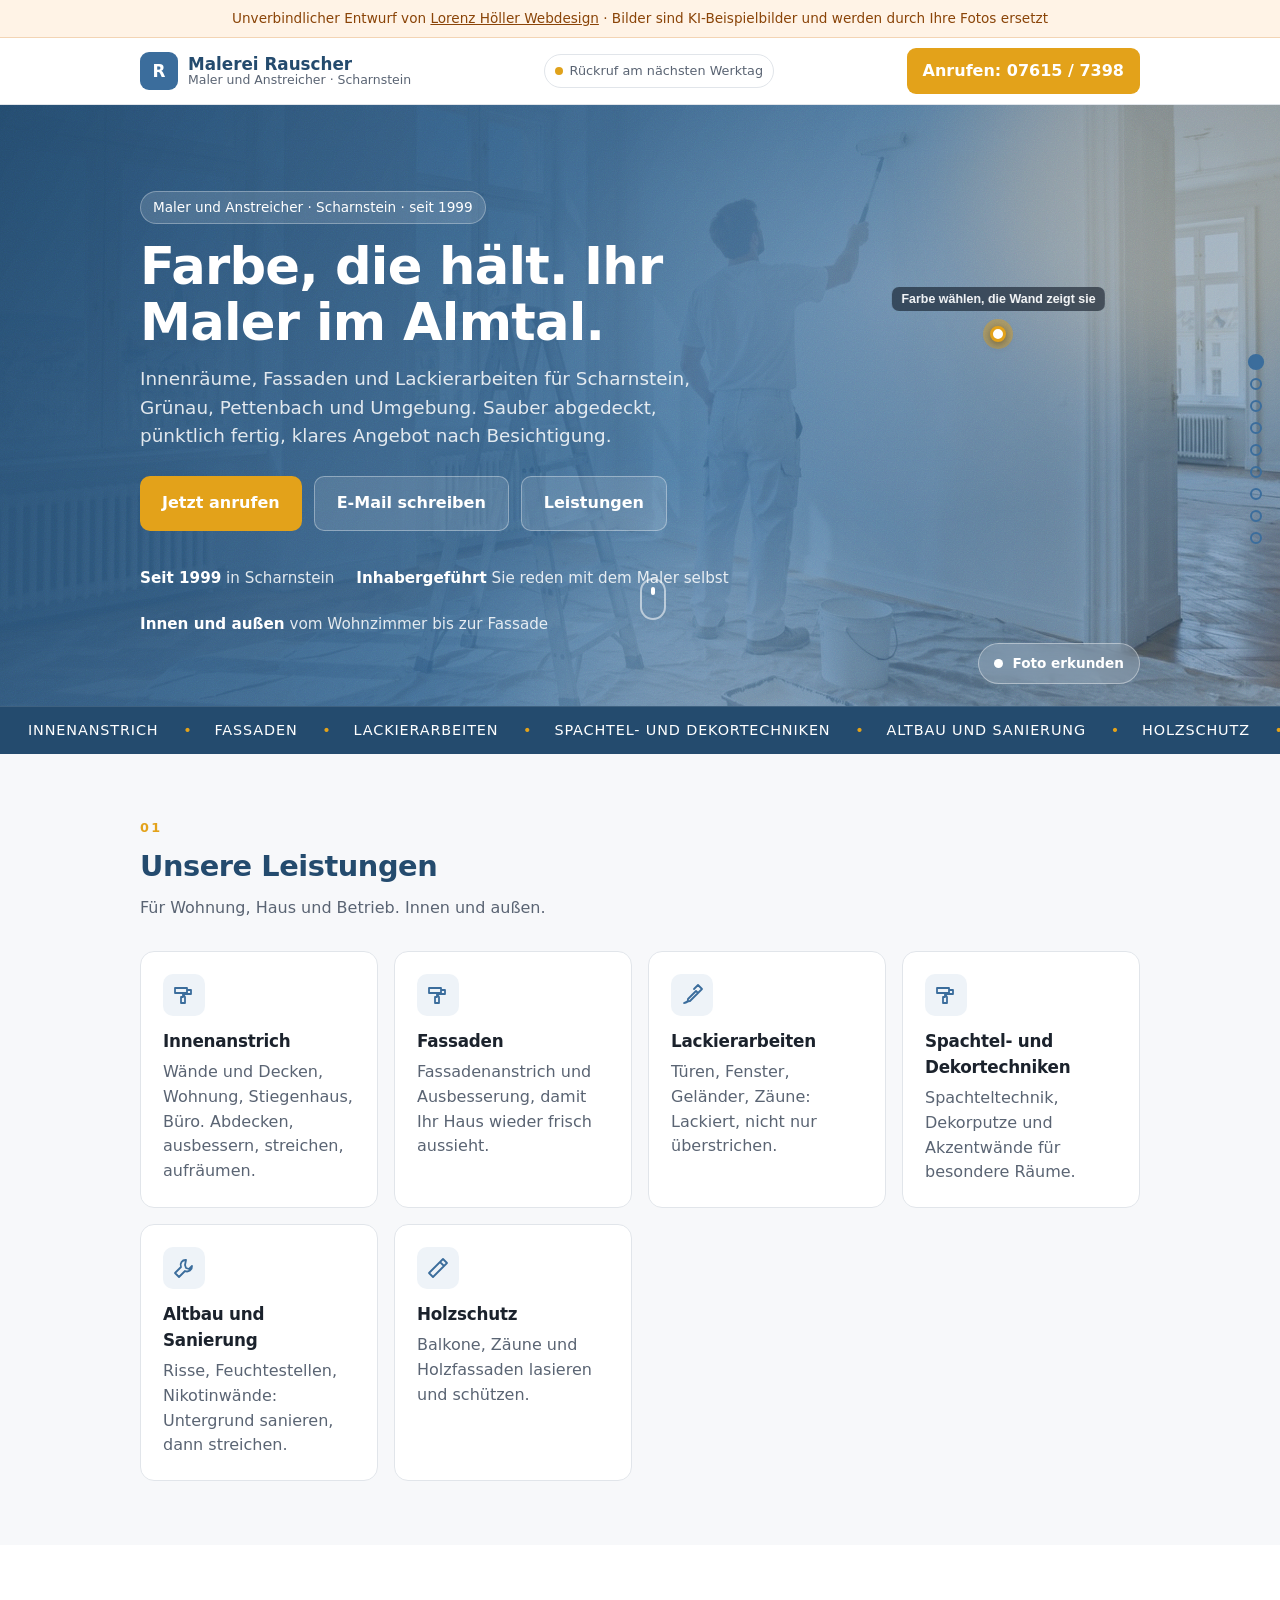
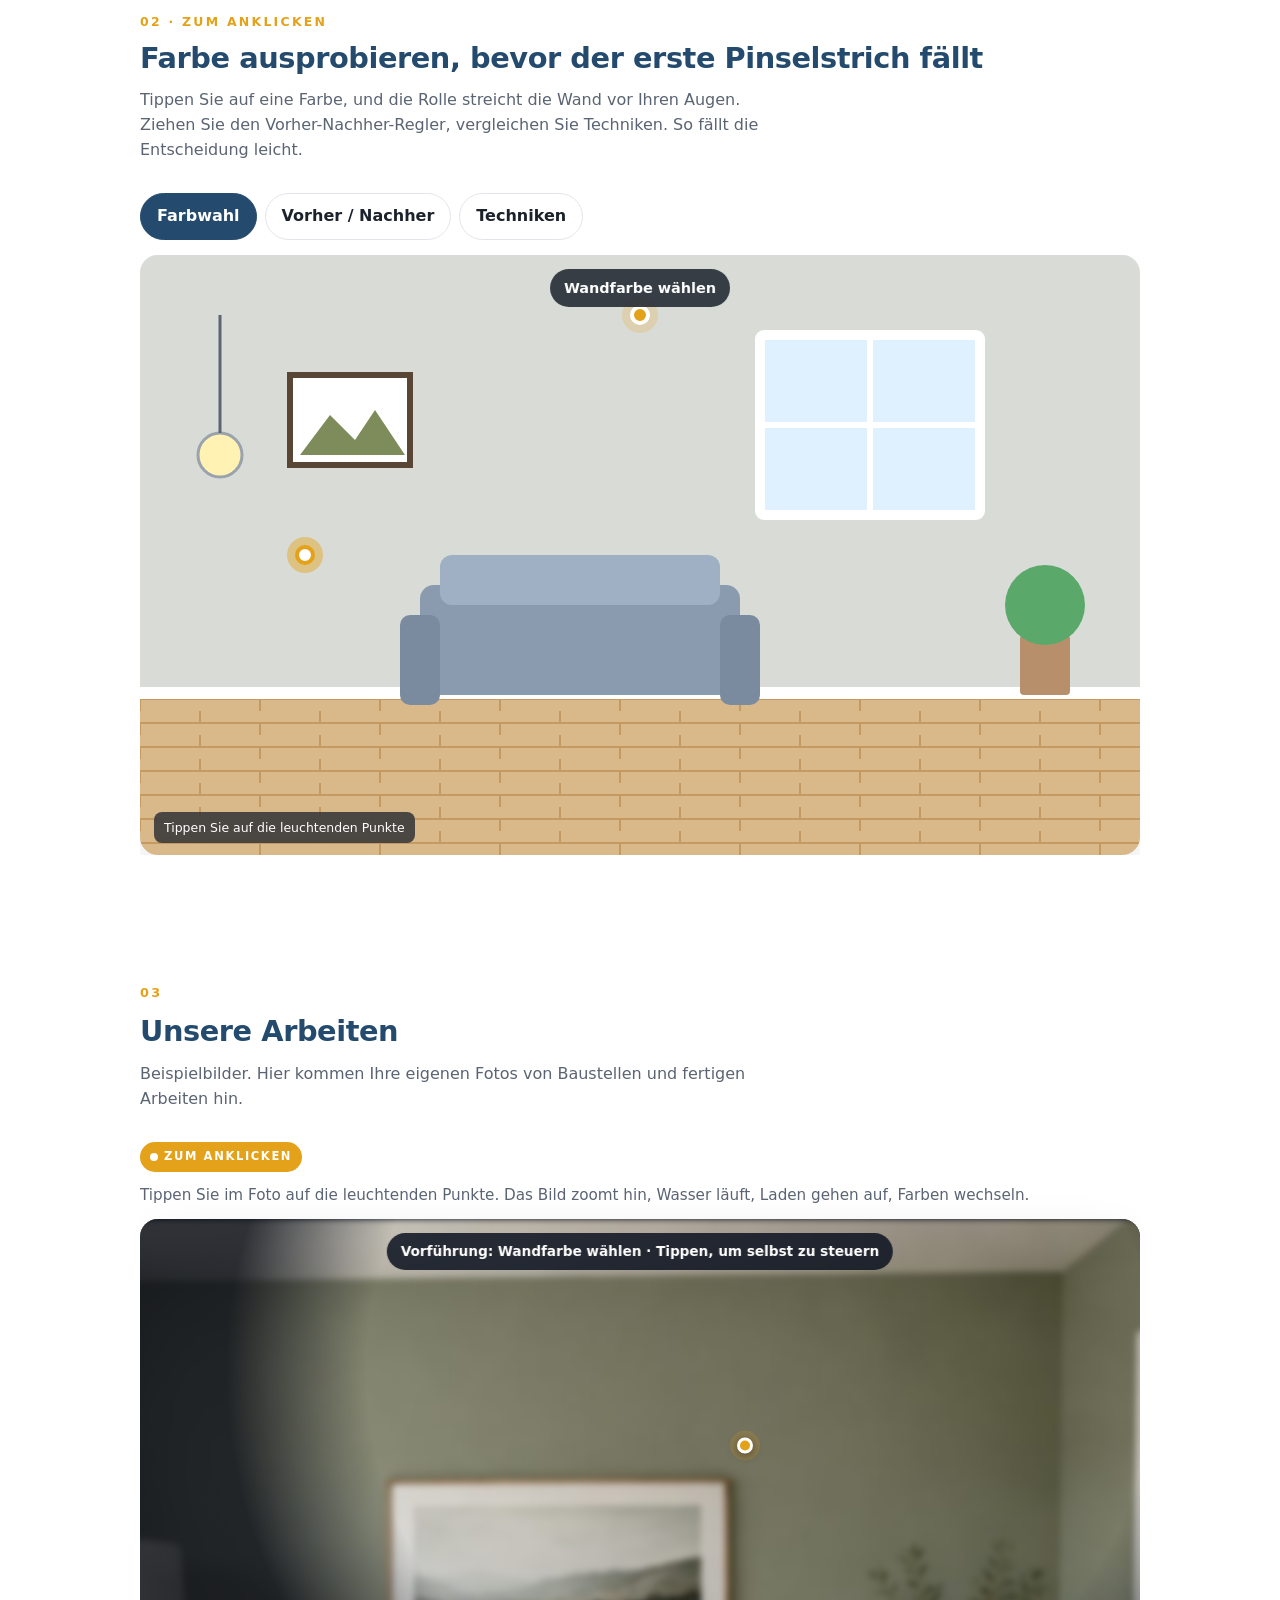
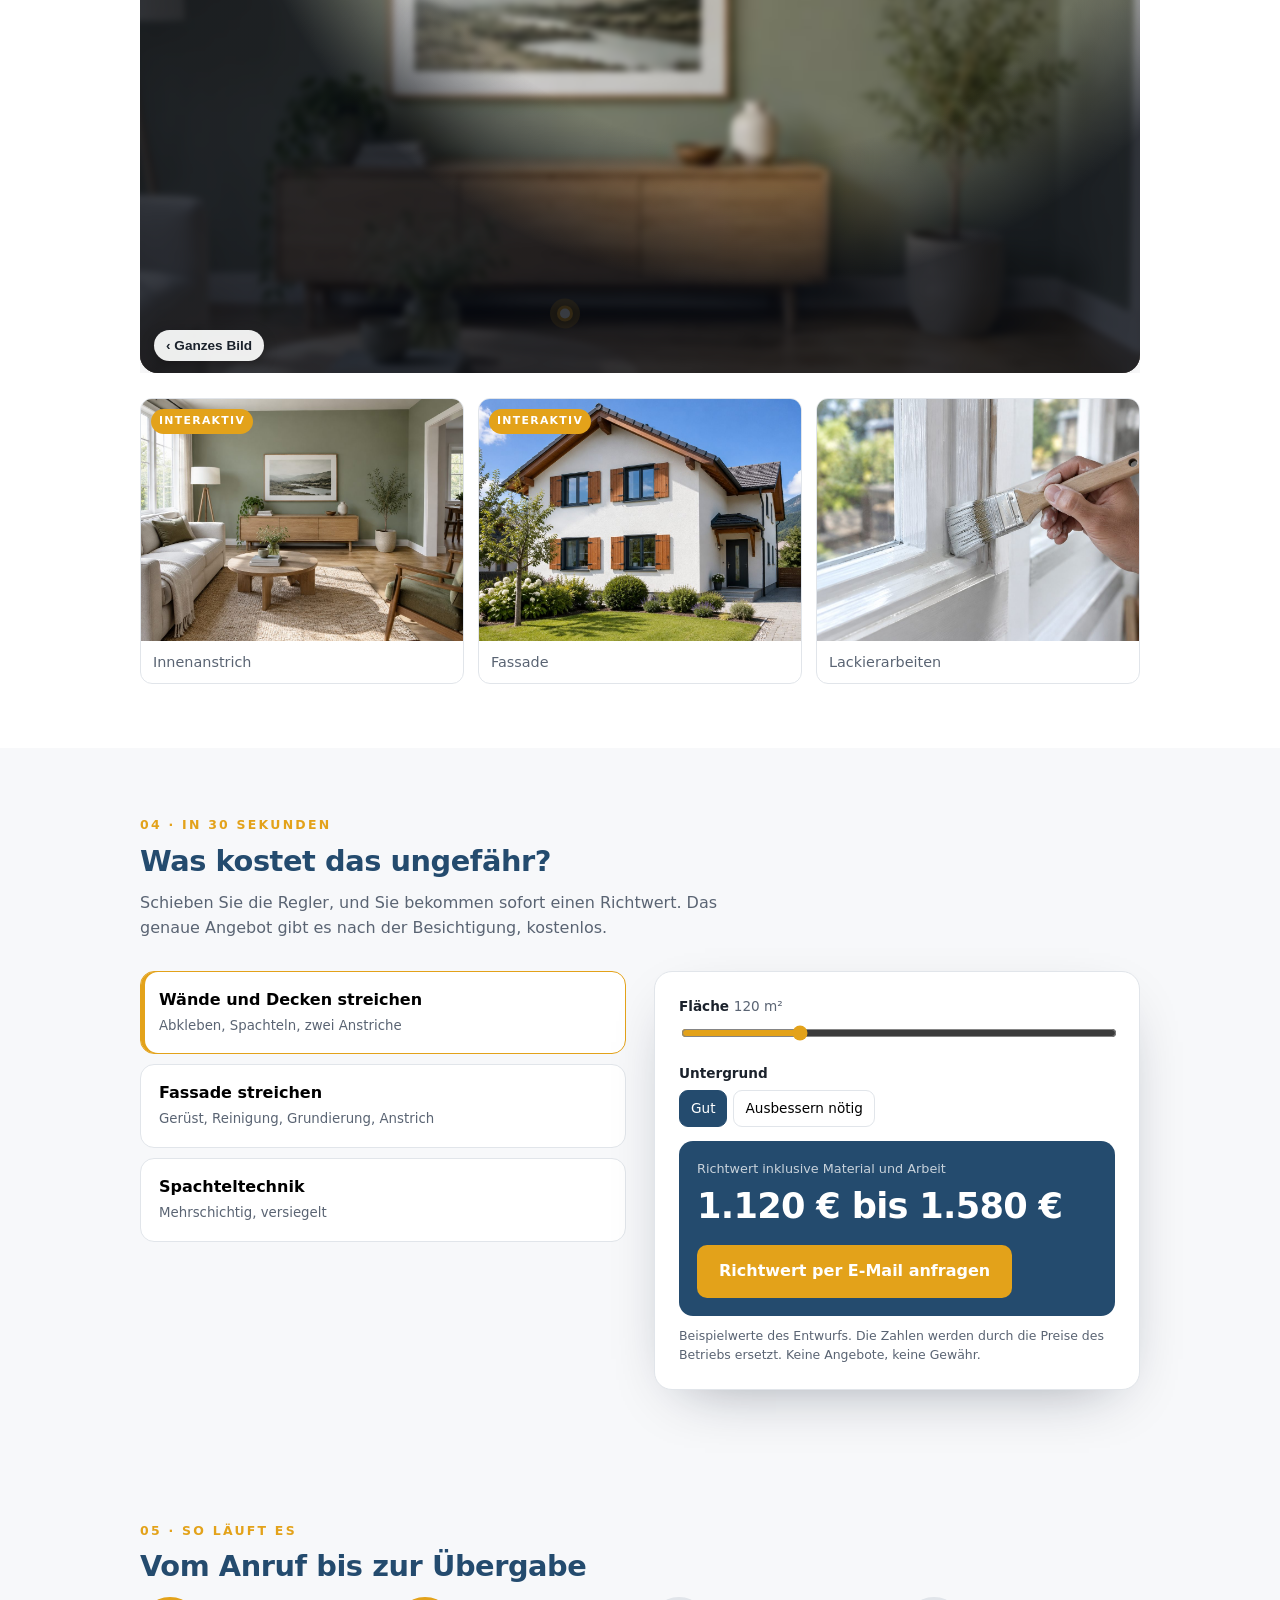
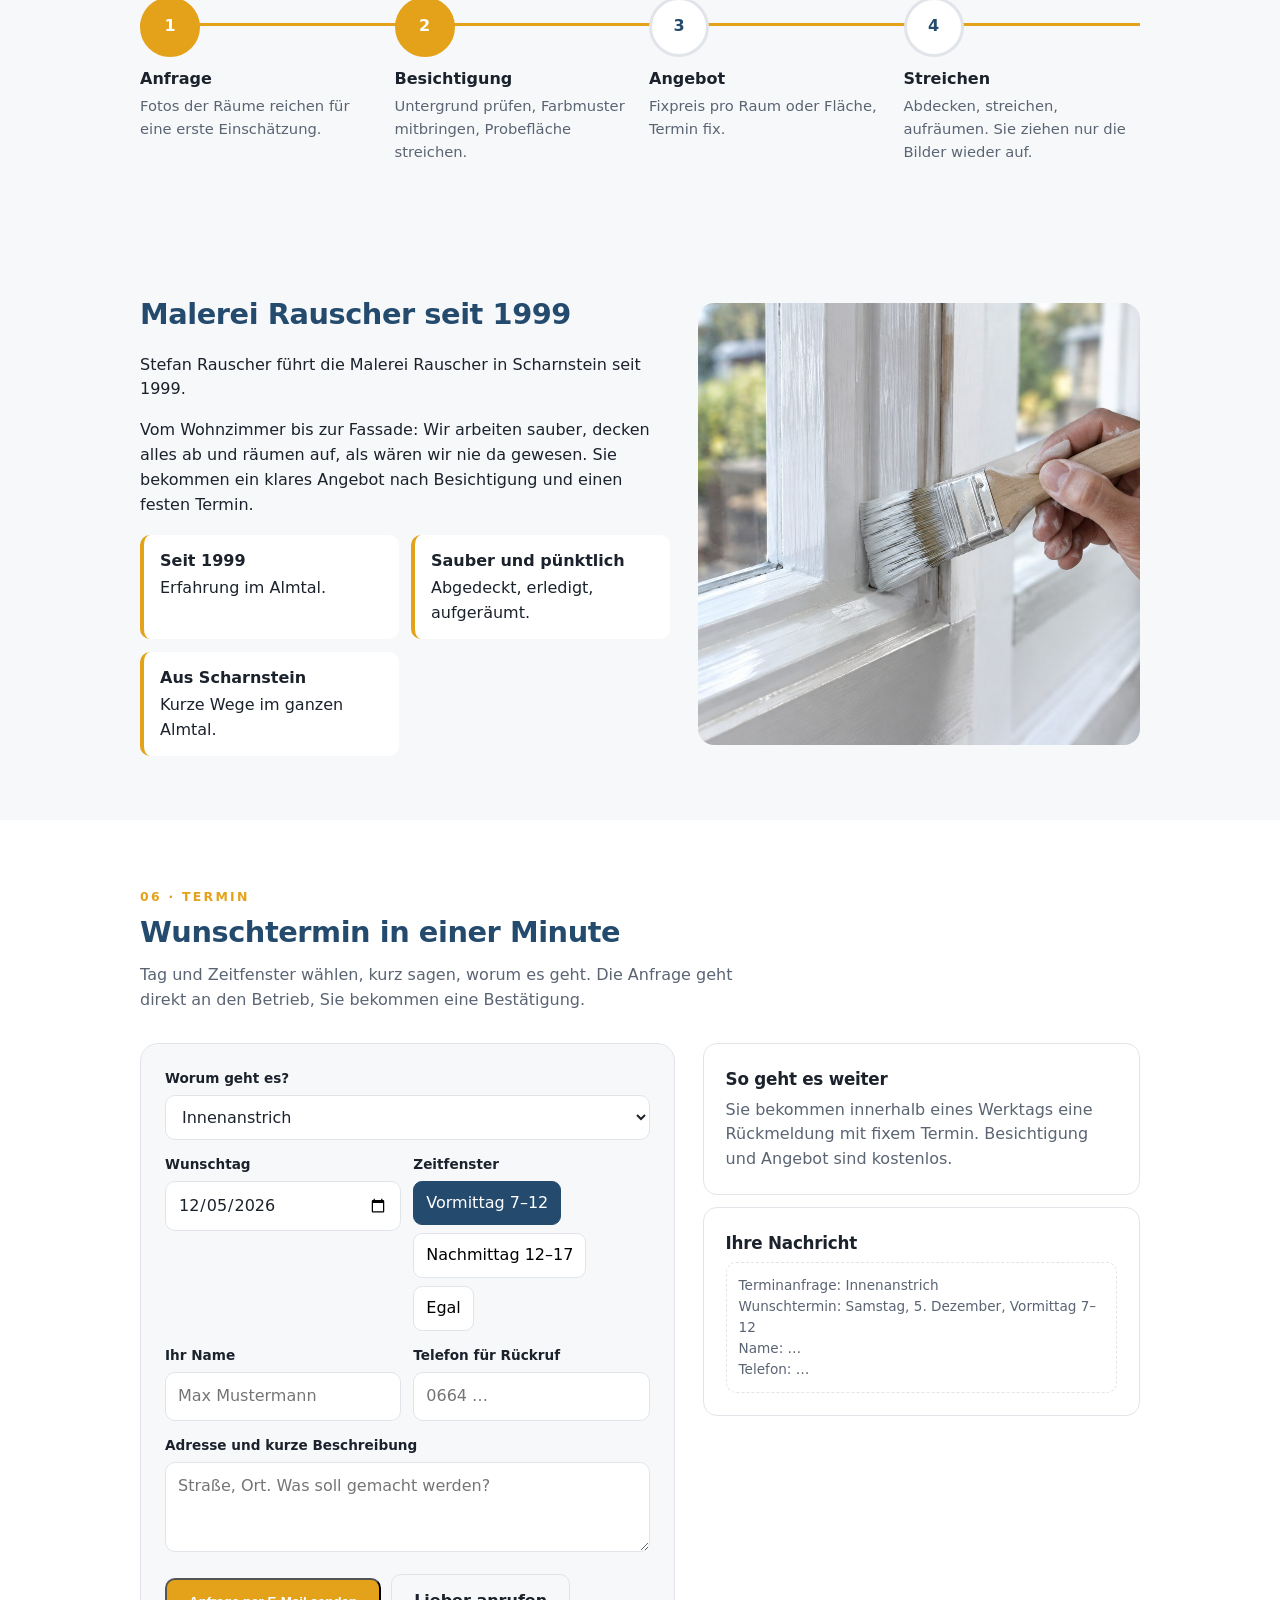
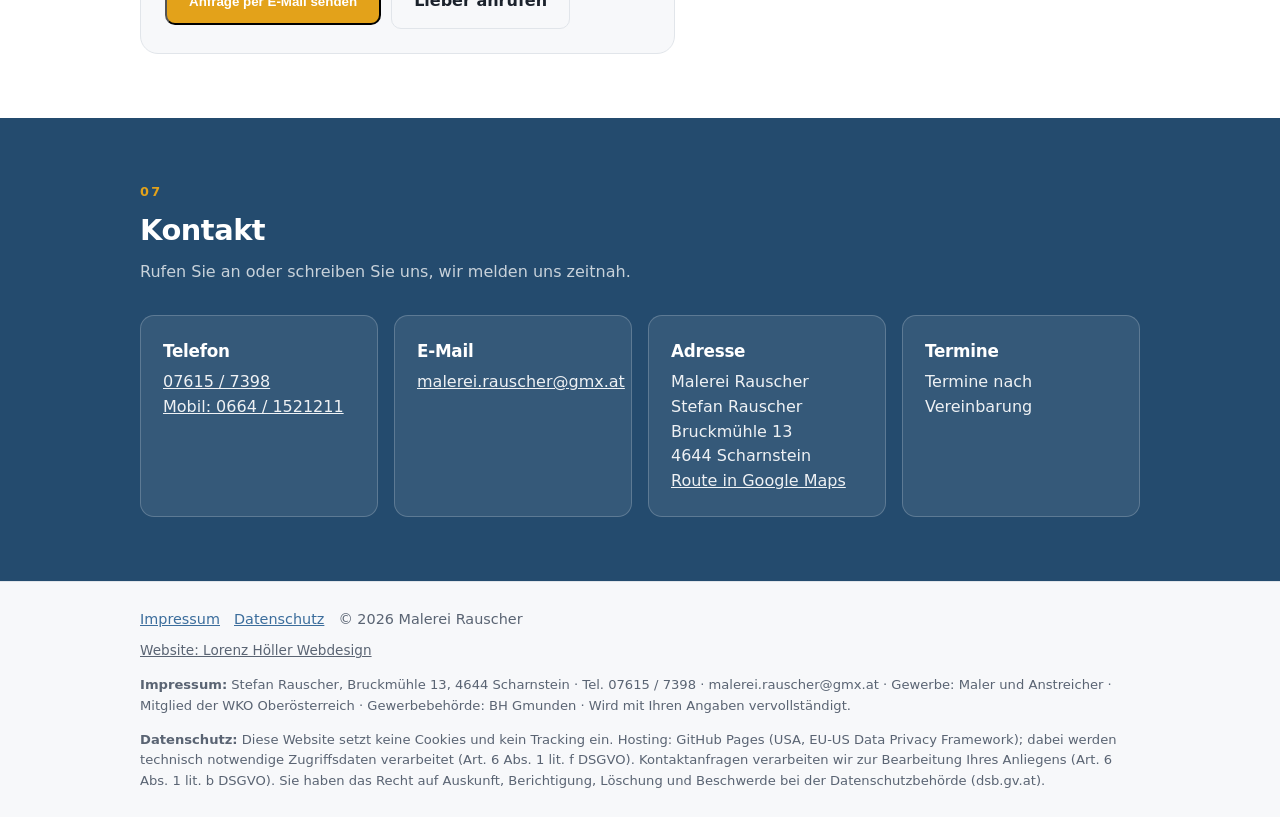
<file: entwuerfe/malerei-rauscher/index.html>
<!doctype html>
<html lang="de-AT">
<head>
<meta charset="utf-8">
<meta name="viewport" content="width=device-width, initial-scale=1">
<meta name="robots" content="noindex,nofollow">
<title>Malerei Rauscher – Maler und Anstreicher in Scharnstein seit 1999</title>
<meta name="description" content="Stefan Rauscher, Maler und Anstreicher in Scharnstein: Innenanstrich, Fassaden, Lackierarbeiten im Almtal.">
<link rel="stylesheet" href="../../assets/site.css">
<style>
:root{--c1:#3b6d9c;--c2:#244b6e;--acc:#e3a21a;--icobg:#eef3f8;--bg:#f7f8fa;--ink:#1b222c;--mute:#5a6473;--line:#e1e5ea}
*{box-sizing:border-box}html{scroll-behavior:smooth}
body{margin:0;font-family:system-ui,-apple-system,"Segoe UI",Roboto,Arial,sans-serif;color:var(--ink);background:var(--bg);line-height:1.55}
.wrap{max-width:1040px;margin:0 auto;padding:0 20px}
.draft{background:#fff3e6;color:#8a4408;text-align:center;font-size:.85rem;padding:8px 12px;border-bottom:1px solid #f3d4b4}
.draft a{color:#8a4408}
header{background:#fff;border-bottom:1px solid var(--line);position:sticky;top:0;z-index:5}
.nav{display:flex;align-items:center;justify-content:space-between;height:66px;gap:12px}
.logo{display:flex;align-items:center;gap:10px;text-decoration:none;color:var(--c2);font-weight:800;font-size:1.05rem;line-height:1.1}
.logo i{width:38px;height:38px;border-radius:9px;background:var(--c1);display:grid;place-items:center;color:#fff;font-style:normal;font-weight:800;flex:0 0 38px}
.logo small{display:block;font-weight:500;color:var(--mute);font-size:.78rem}
.call{background:var(--acc);color:#fff;text-decoration:none;padding:11px 16px;border-radius:9px;font-weight:700;white-space:nowrap}
.hero{position:relative;color:#fff;padding:86px 0 70px;background:linear-gradient(120deg,var(--c2) 0%,color-mix(in srgb,var(--c1) 88%,transparent) 55%,color-mix(in srgb,var(--c1) 45%,transparent)),url(../../img/maler/hero.jpg) center/cover no-repeat;overflow:hidden}
.hero .wrap{position:relative}
.kicker{display:inline-block;background:rgba(255,255,255,.14);border:1px solid rgba(255,255,255,.3);border-radius:999px;padding:5px 12px;font-size:.85rem;margin-bottom:14px}
.hero h1{font-size:clamp(2rem,5vw,3.2rem);line-height:1.1;margin:0 0 14px;max-width:700px}
.hero p{font-size:1.15rem;max-width:580px;color:rgba(255,255,255,.85);margin:0 0 26px}
.btns{display:flex;gap:12px;flex-wrap:wrap}
.btn{display:inline-flex;align-items:center;gap:8px;padding:14px 22px;border-radius:10px;font-weight:700;text-decoration:none}
.btn.p{background:var(--acc);color:#fff}
.btn.s{background:rgba(255,255,255,.12);color:#fff;border:1px solid rgba(255,255,255,.35)}
.trust{display:flex;gap:22px;flex-wrap:wrap;margin-top:36px;color:rgba(255,255,255,.85);font-size:.95rem}
.trust b{color:#fff}
section{padding:64px 0}
h2{font-size:1.8rem;margin:0 0 8px;color:var(--c2)}
.lead{color:var(--mute);margin:0 0 30px;max-width:620px}
.grid{display:grid;grid-template-columns:repeat(auto-fit,minmax(230px,1fr));gap:16px}
.card{background:#fff;border:1px solid var(--line);border-radius:14px;padding:22px}
.card h3{margin:0 0 6px;font-size:1.05rem}
.card p{margin:0;color:var(--mute)}
.ico{width:42px;height:42px;border-radius:10px;background:var(--icobg);color:var(--c1);display:grid;place-items:center;font-weight:800;margin-bottom:12px}
.notdienst{background:var(--acc);color:#fff;padding:26px 0}
.notdienst .wrap{display:flex;align-items:center;justify-content:space-between;gap:16px;flex-wrap:wrap}
.notdienst a{background:#fff;color:var(--c2);text-decoration:none;font-weight:800;padding:12px 18px;border-radius:9px}
.photos{display:grid;grid-template-columns:repeat(auto-fit,minmax(220px,1fr));gap:14px}
.photos figure{margin:0;border-radius:12px;overflow:hidden;background:#fff;border:1px solid var(--line)}
.photos img{width:100%;aspect-ratio:4/3;object-fit:cover;display:block}
.photos figcaption{padding:10px 12px;font-size:.9rem;color:var(--mute)}
.about{display:grid;grid-template-columns:1.2fr 1fr;gap:28px;align-items:center}
.about-img{width:100%;aspect-ratio:1;object-fit:cover;border-radius:16px;display:block}
.why{display:grid;grid-template-columns:repeat(auto-fit,minmax(200px,1fr));gap:12px;margin-top:18px}
.why div{background:#fff;border-left:4px solid var(--acc);border-radius:10px;padding:14px 16px}
.why b{display:block;margin-bottom:2px}
.kontakt{background:var(--c2);color:#fff}
.kontakt h2{color:#fff}.kontakt .lead{color:rgba(255,255,255,.75)}
.kontakt .card{background:rgba(255,255,255,.08);border-color:rgba(255,255,255,.2)}
.kontakt .card p,.kontakt .card a{color:rgba(255,255,255,.92)}
footer{padding:26px 0;color:var(--mute);font-size:.9rem;border-top:1px solid var(--line)}
footer a{color:var(--c1);margin-right:14px}
.legal{margin-top:14px;font-size:.82rem;color:var(--mute)}
.sticky{position:fixed;bottom:0;left:0;right:0;display:none;gap:8px;padding:10px;background:#fff;border-top:1px solid var(--line);z-index:9}
.sticky a{flex:1;justify-content:center;padding:13px}
@media (max-width:720px){.about{grid-template-columns:1fr}.sticky{display:flex}body{padding-bottom:70px}.nav .call{display:none}}
</style>
</head>
<body data-gewerk="maler" data-email="malerei.rauscher@gmx.at" data-tel="+4376157398">
<div class="draft">Unverbindlicher Entwurf von <a href="../../">Lorenz Höller Webdesign</a> · Bilder sind KI-Beispielbilder und werden durch Ihre Fotos ersetzt</div>
<header><div class="wrap nav">
  <a class="logo" href="#"><i>R</i><span>Malerei Rauscher<small>Maler und Anstreicher · Scharnstein</small></span></a>
  <a class="call" href="tel:+4376157398">Anrufen: 07615 / 7398</a>
</div></header>

<div class="hero"><div class="wrap">
  <span class="kicker">Maler und Anstreicher · Scharnstein · seit 1999</span>
  <h1>Farbe, die hält. Ihr Maler im Almtal.</h1>
  <p>Innenräume, Fassaden und Lackierarbeiten für Scharnstein, Grünau, Pettenbach und Umgebung. Sauber abgedeckt, pünktlich fertig, klares Angebot nach Besichtigung.</p>
  <div class="btns">
    <a class="btn p" href="tel:+4376157398">Jetzt anrufen</a>
    <a class="btn s" href="mailto:malerei.rauscher@gmx.at">E-Mail schreiben</a>
    <a class="btn s" href="#leistungen">Leistungen</a>
  </div>
  <div class="trust"><span><b>Seit 1999</b> in Scharnstein</span><span><b>Inhabergeführt</b> Sie reden mit dem Maler selbst</span><span><b>Innen und außen</b> vom Wohnzimmer bis zur Fassade</span></div>
<a class="scrollcue" href="#leistungen" aria-label="Weiter"><i></i></a>
</div></div>

<section id="leistungen"><div class="wrap">
  <h2>Unsere Leistungen</h2>
  <p class="lead">Für Wohnung, Haus und Betrieb. Innen und außen.</p>
  <div class="grid"><div class="card"><div class="ico">1</div><h3>Innenanstrich</h3><p>Wände und Decken, Wohnung, Stiegenhaus, Büro. Abdecken, ausbessern, streichen, aufräumen.</p></div><div class="card"><div class="ico">2</div><h3>Fassaden</h3><p>Fassadenanstrich und Ausbesserung, damit Ihr Haus wieder frisch aussieht.</p></div><div class="card"><div class="ico">3</div><h3>Lackierarbeiten</h3><p>Türen, Fenster, Geländer, Zäune: Lackiert, nicht nur überstrichen.</p></div><div class="card"><div class="ico">4</div><h3>Spachtel- und Dekortechniken</h3><p>Spachteltechnik, Dekorputze und Akzentwände für besondere Räume.</p></div><div class="card"><div class="ico">5</div><h3>Altbau und Sanierung</h3><p>Risse, Feuchtestellen, Nikotinwände: Untergrund sanieren, dann streichen.</p></div><div class="card"><div class="ico">6</div><h3>Holzschutz</h3><p>Balkone, Zäune und Holzfassaden lasieren und schützen.</p></div></div>
</div></section>

<section id="showroom" data-showroom="maler"></section>



<section id="arbeiten" style="background:#fff"><div class="wrap">
  <h2>Unsere Arbeiten</h2>
  <p class="lead">Beispielbilder. Hier kommen Ihre eigenen Fotos von Baustellen und fertigen Arbeiten hin.</p>
  <div class="photos"><figure><img src="../../img/maler/innen.jpg" alt="Wohnzimmer mit frisch gestrichener Akzentwand" loading="lazy"><figcaption>Innenanstrich</figcaption></figure><figure><img src="../../img/maler/fassade.jpg" alt="Frisch gestrichene Hausfassade" loading="lazy"><figcaption>Fassade</figcaption></figure><figure><img src="../../img/maler/lack.jpg" alt="Lackieren eines Fensterrahmens" loading="lazy"><figcaption>Lackierarbeiten</figcaption></figure></div>
</div></section>

<section id="rechner" class="rechner" data-rechner></section>

<section id="ablauf" class="ablauf" data-ablauf></section>

<section id="ueber"><div class="wrap">
  <div class="about">
    <div>
      <h2>Malerei Rauscher seit 1999</h2>
      <p>Stefan Rauscher führt die Malerei Rauscher in Scharnstein seit 1999.</p>
      <p>Vom Wohnzimmer bis zur Fassade: Wir arbeiten sauber, decken alles ab und räumen auf, als wären wir nie da gewesen. Sie bekommen ein klares Angebot nach Besichtigung und einen festen Termin.</p>
      <div class="why"><div><b>Seit 1999</b>Erfahrung im Almtal.</div><div><b>Sauber und pünktlich</b>Abgedeckt, erledigt, aufgeräumt.</div><div><b>Aus Scharnstein</b>Kurze Wege im ganzen Almtal.</div></div>
    </div>
    <img class="about-img" src="../../img/maler/lack.jpg" alt="Handwerker bei der Arbeit" loading="lazy">
  </div>
</div></section>

<section id="termin" class="termin" data-termin></section>

<section id="kontakt" class="kontakt"><div class="wrap">
  <h2>Kontakt</h2>
  <p class="lead">Rufen Sie an oder schreiben Sie uns, wir melden uns zeitnah.</p>
  <div class="grid">
    <div class="card"><h3>Telefon</h3><p><a href="tel:+4376157398">07615 / 7398<br>Mobil: 0664 / 1521211</a></p></div>
    <div class="card"><h3>E-Mail</h3><p><a href="mailto:malerei.rauscher@gmx.at">malerei.rauscher@gmx.at</a></p></div>
    <div class="card"><h3>Adresse</h3><p>Malerei Rauscher<br>Stefan Rauscher<br>Bruckmühle 13<br>4644 Scharnstein<br><a href="https://www.google.com/maps/search/?api=1&amp;query=Bruckmühle+13+4644+Scharnstein" rel="noopener">Route in Google Maps</a></p></div>
    <div class="card"><h3>Termine</h3><p>Termine nach Vereinbarung</p></div>
  </div>
</div></section>

<footer><div class="wrap">
  <a href="#impressum">Impressum</a><a href="#datenschutz">Datenschutz</a><span>© 2026 Malerei Rauscher</span><a class="credit" href="https://lorenzlorenzl.github.io/" rel="noopener">Website: Lorenz Höller Webdesign</a>
  <div id="impressum" class="legal"><b>Impressum:</b> Stefan Rauscher, Bruckmühle 13, 4644 Scharnstein · Tel. 07615 / 7398 · malerei.rauscher@gmx.at · Gewerbe: Maler und Anstreicher · Mitglied der WKO Oberösterreich · Gewerbebehörde: BH Gmunden · Wird mit Ihren Angaben vervollständigt.</div>
  <div id="datenschutz" class="legal"><b>Datenschutz:</b> Diese Website setzt keine Cookies und kein Tracking ein. Hosting: GitHub Pages (USA, EU-US Data Privacy Framework); dabei werden technisch notwendige Zugriffsdaten verarbeitet (Art. 6 Abs. 1 lit. f DSGVO). Kontaktanfragen verarbeiten wir zur Bearbeitung Ihres Anliegens (Art. 6 Abs. 1 lit. b DSGVO). Sie haben das Recht auf Auskunft, Berichtigung, Löschung und Beschwerde bei der Datenschutzbehörde (dsb.gv.at).</div>
</div></footer>

<div class="sticky"><a class="btn p" href="tel:+4376157398">Anrufen</a><a class="btn s" style="background:var(--c1)" href="mailto:malerei.rauscher@gmx.at">E-Mail</a></div>
<script src="../../assets/showroom.js" defer></script>
<script src="../../assets/fotoshow.js" defer></script>
<script src="../../assets/site.js" defer></script>
</body>
</html>
</file>
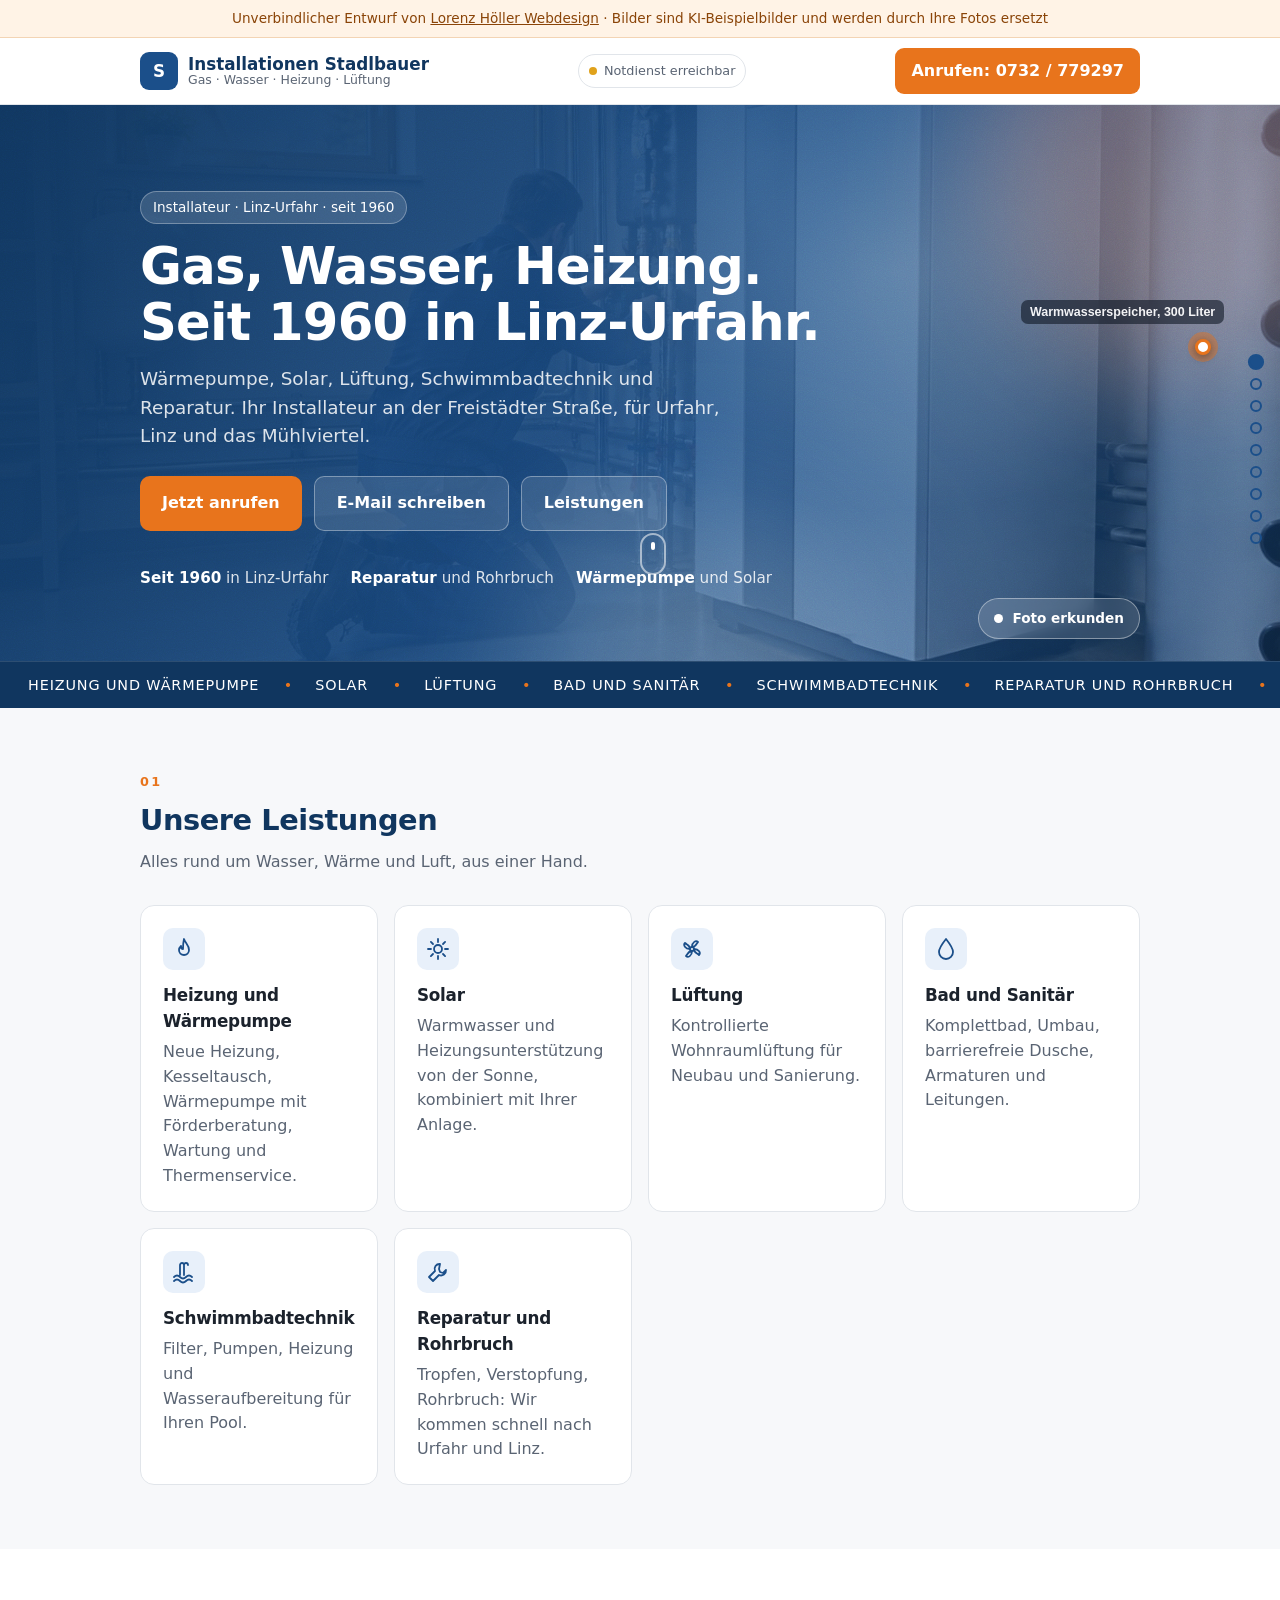
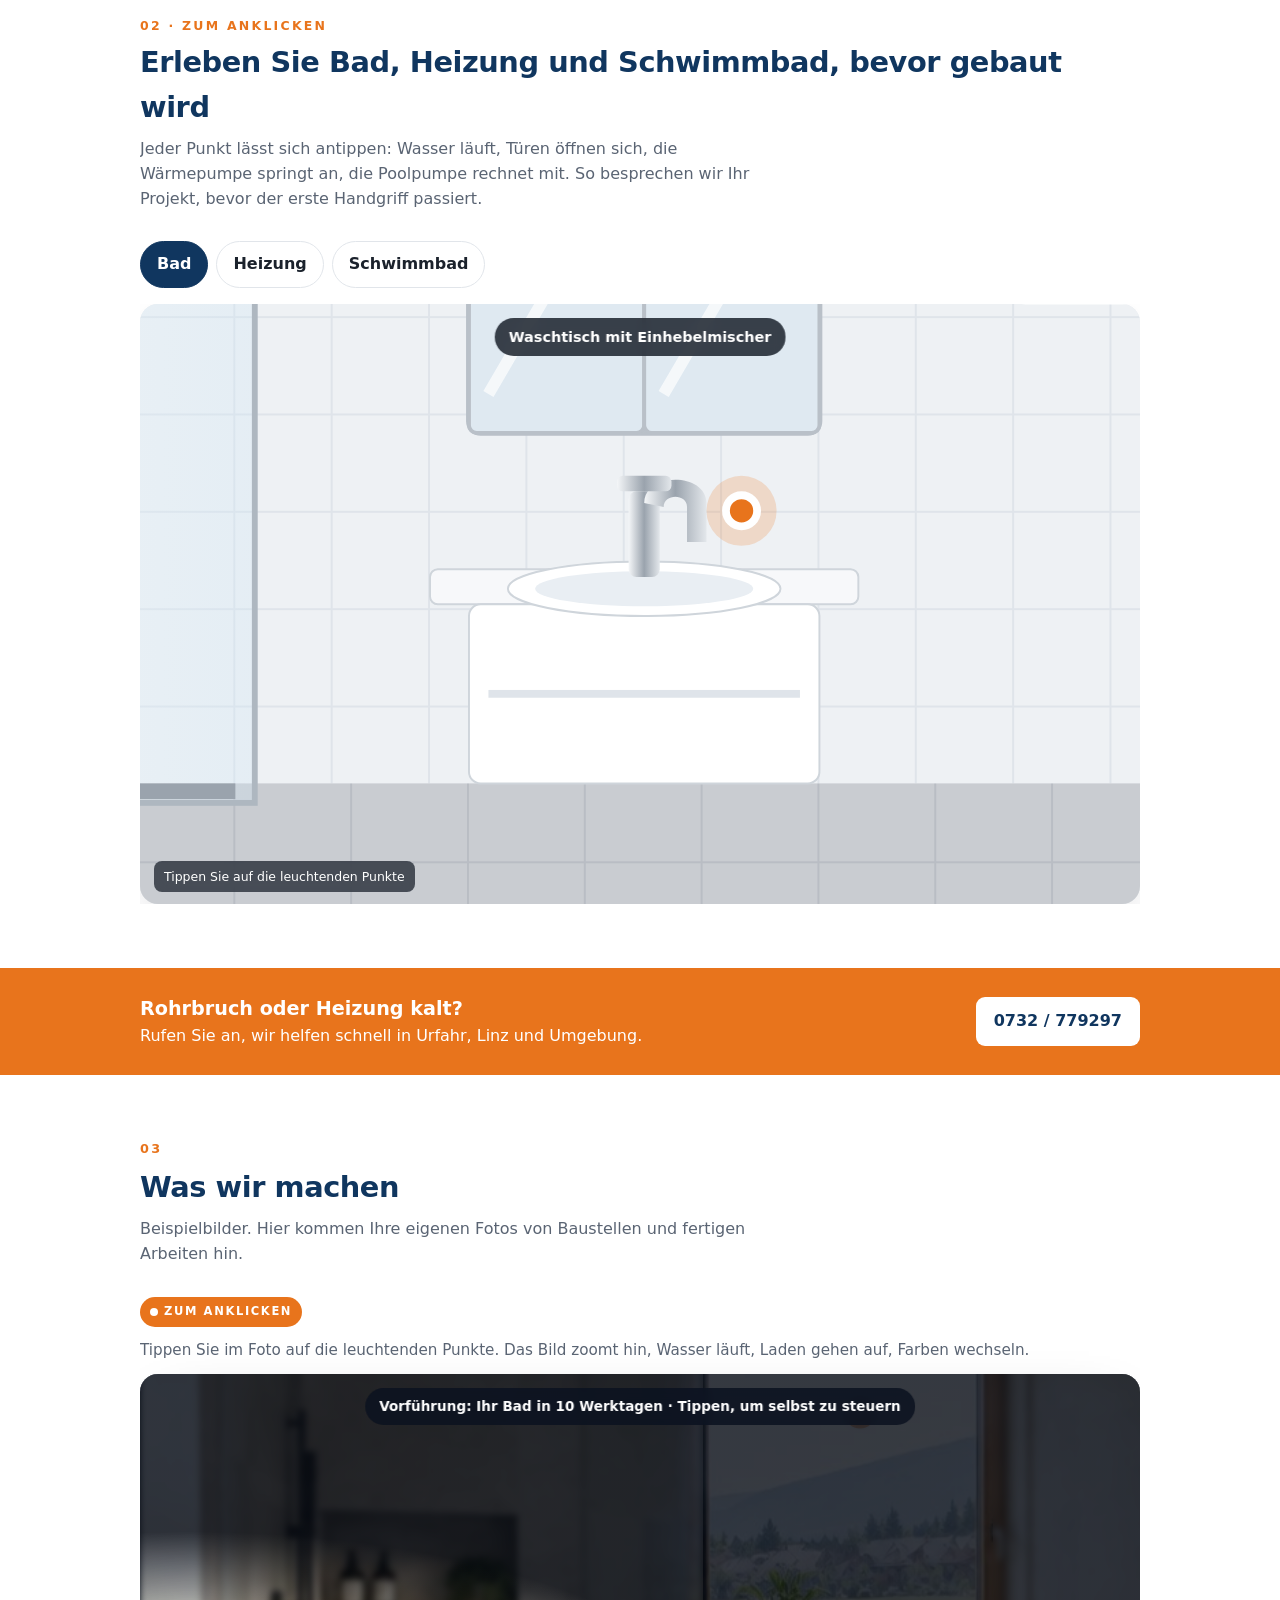
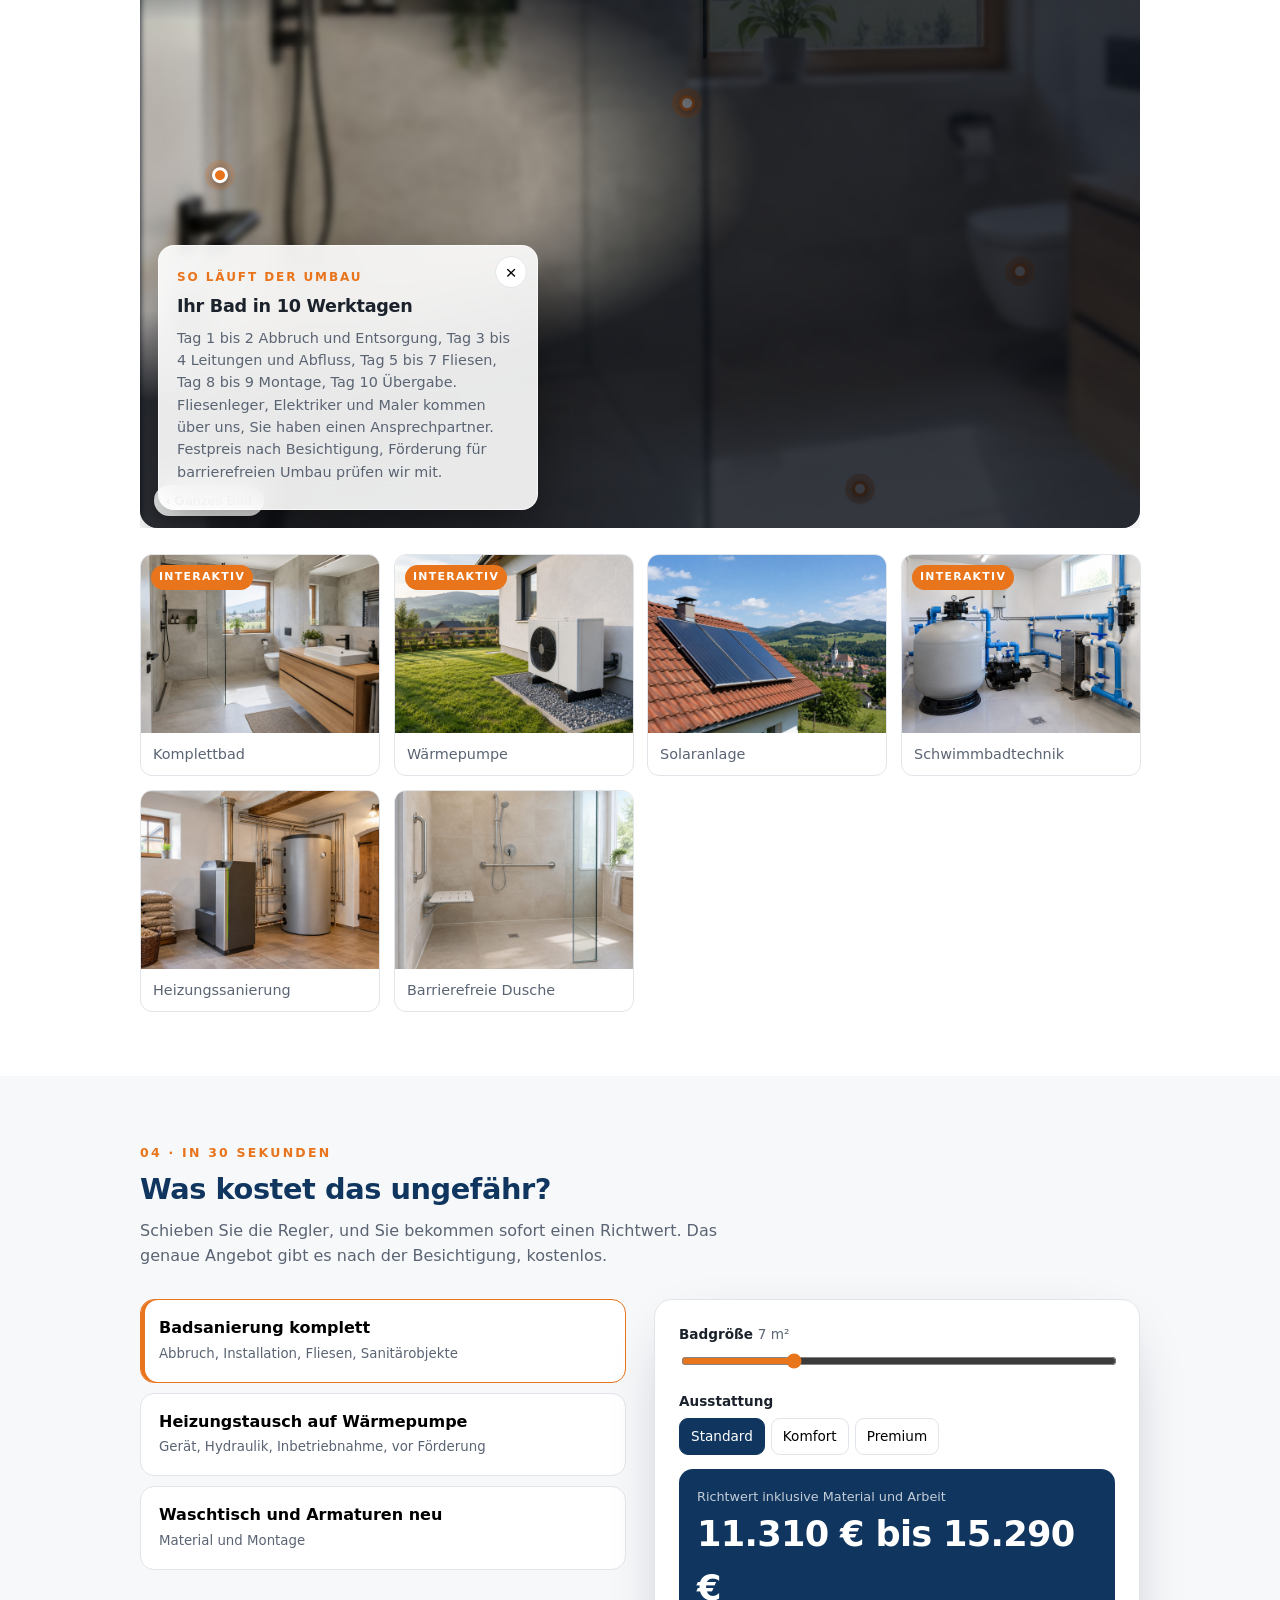
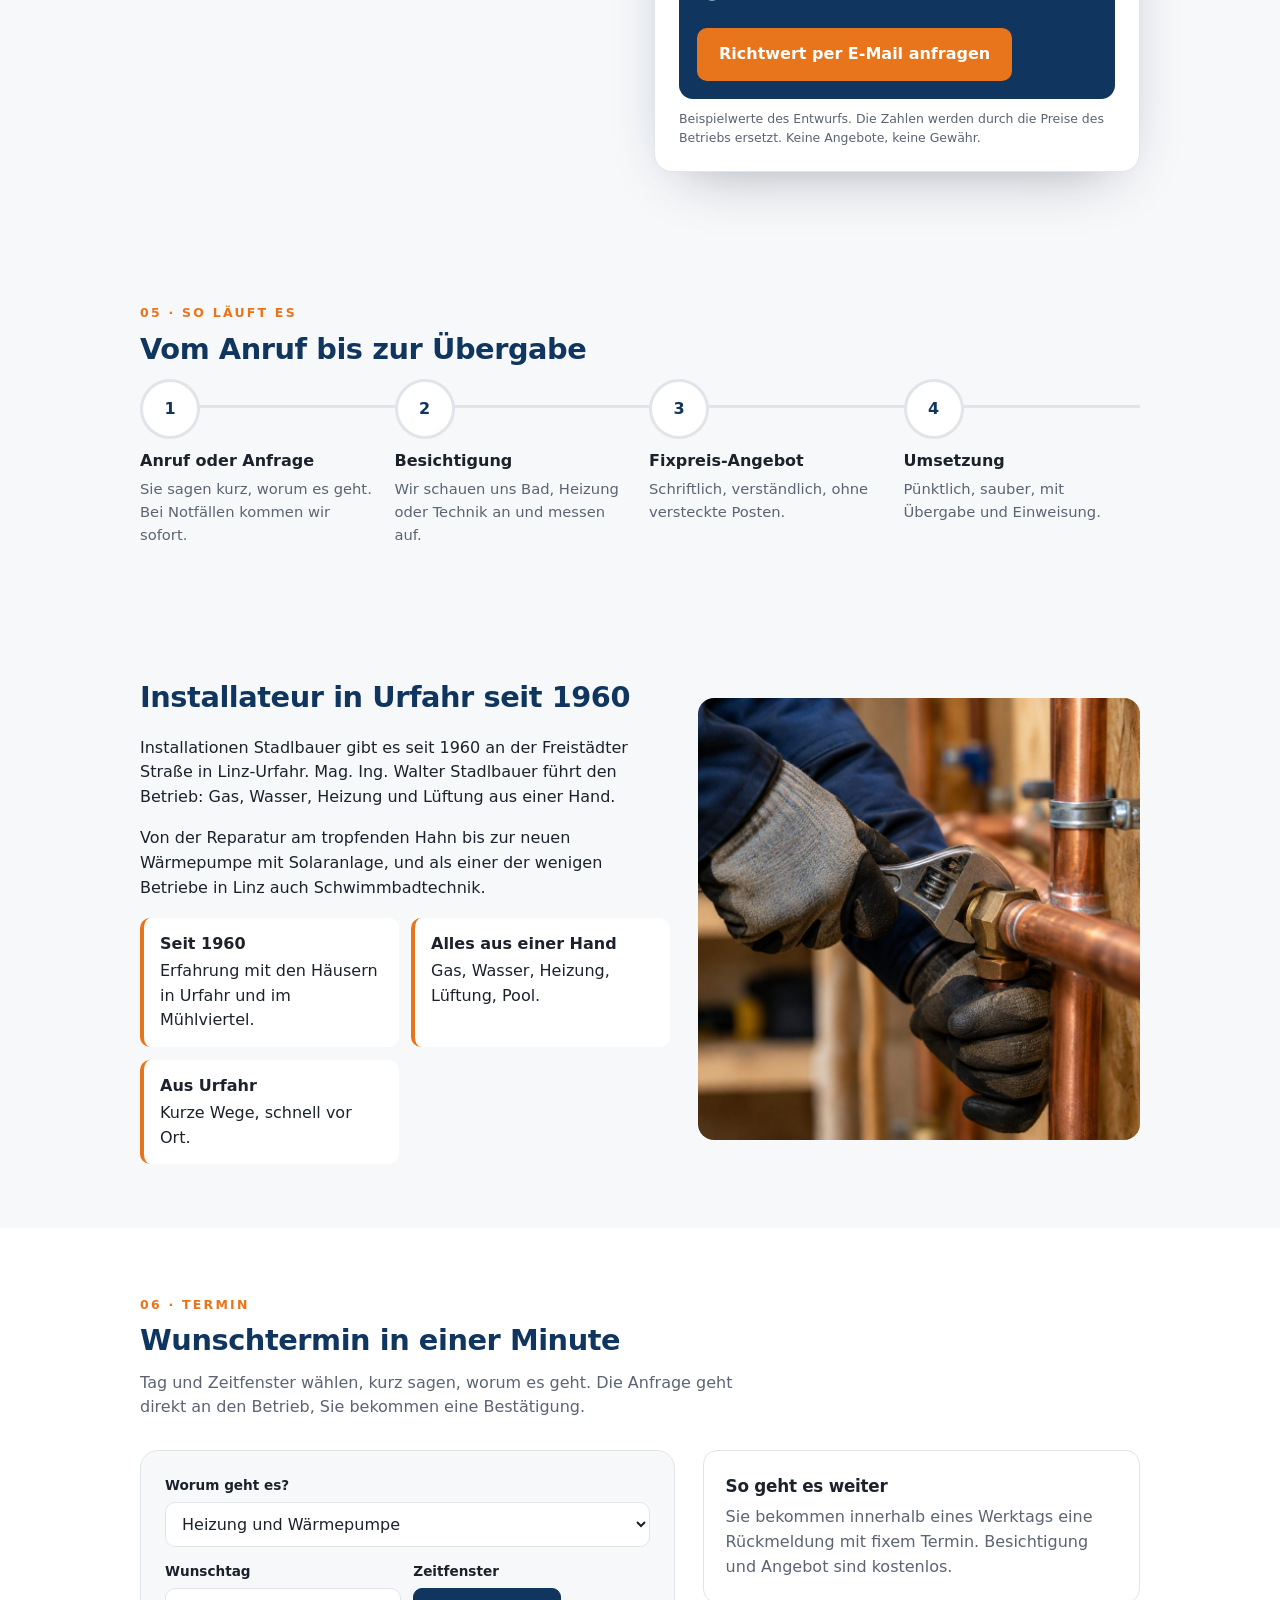
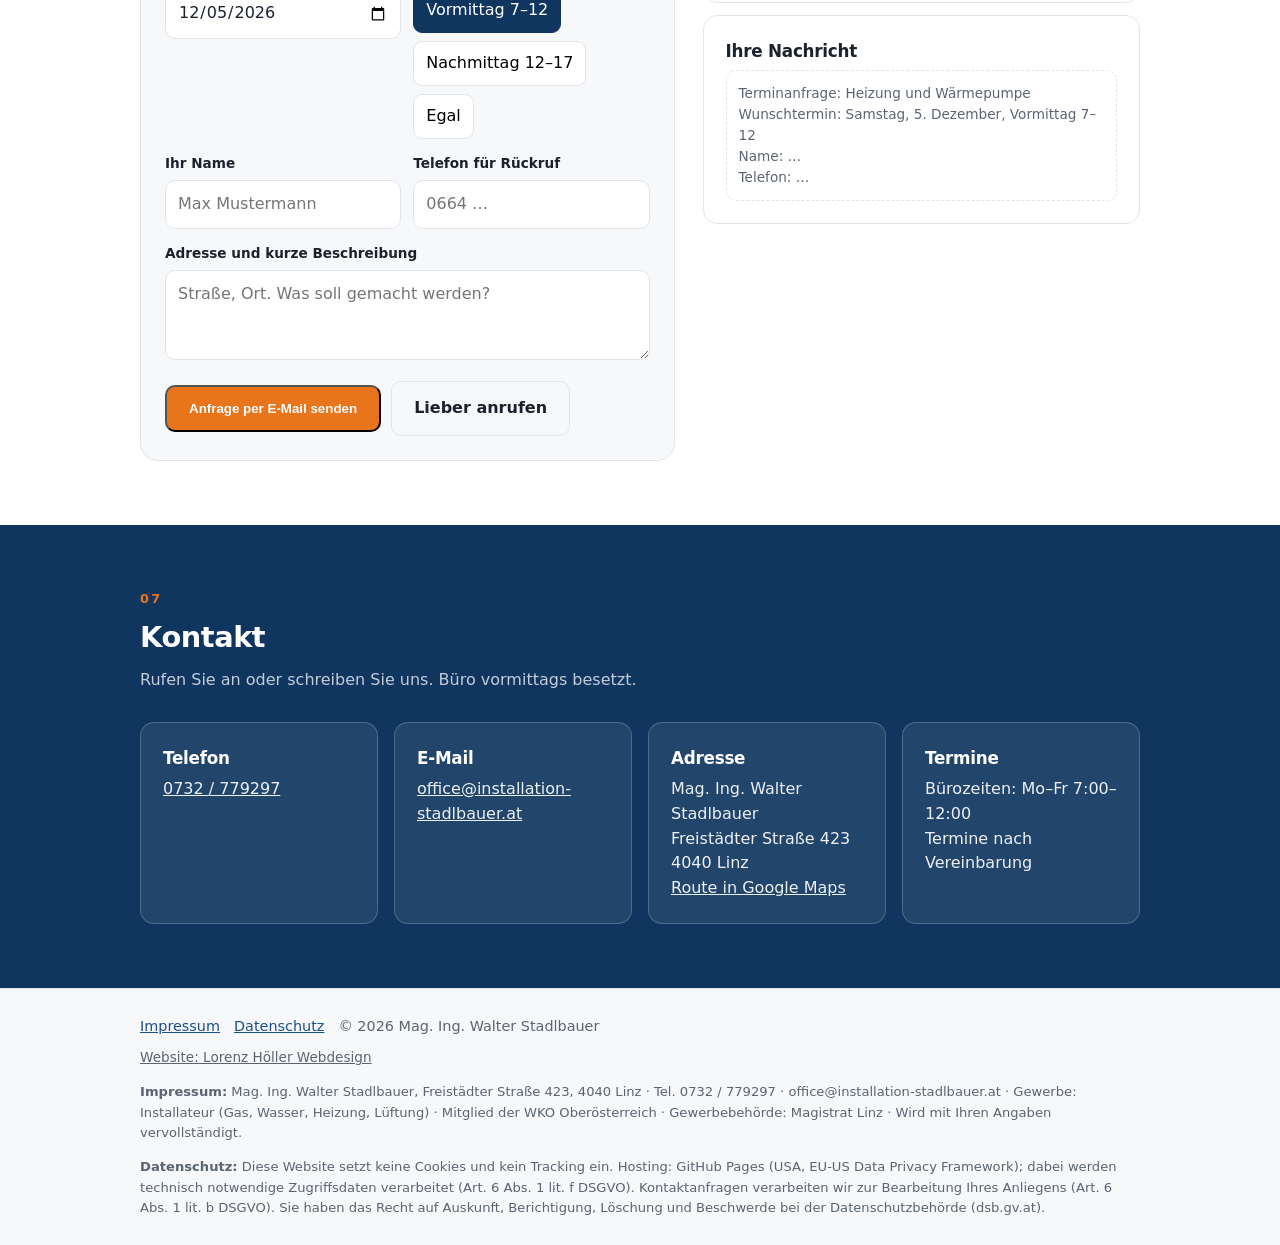
<file: entwuerfe/stadlbauer-installationen/index.html>
<!doctype html>
<html lang="de-AT">
<head>
<meta charset="utf-8">
<meta name="viewport" content="width=device-width, initial-scale=1">
<meta name="robots" content="noindex,nofollow">
<title>Installationen Stadlbauer – Gas, Wasser, Heizung in Linz-Urfahr seit 1960</title>
<meta name="description" content="Mag. Ing. Walter Stadlbauer, Installateur in Linz-Urfahr: Heizung, Wärmepumpe, Solar, Lüftung, Schwimmbadtechnik, Reparatur und Rohrbruch.">
<link rel="stylesheet" href="../../assets/site.css">
<style>
:root{--c1:#1b4f8a;--c2:#10365f;--acc:#e8741c;--icobg:#e8f0fa;--bg:#f7f8fa;--ink:#1b222c;--mute:#5a6473;--line:#e1e5ea}
*{box-sizing:border-box}html{scroll-behavior:smooth}
body{margin:0;font-family:system-ui,-apple-system,"Segoe UI",Roboto,Arial,sans-serif;color:var(--ink);background:var(--bg);line-height:1.55}
.wrap{max-width:1040px;margin:0 auto;padding:0 20px}
.draft{background:#fff3e6;color:#8a4408;text-align:center;font-size:.85rem;padding:8px 12px;border-bottom:1px solid #f3d4b4}
.draft a{color:#8a4408}
header{background:#fff;border-bottom:1px solid var(--line);position:sticky;top:0;z-index:5}
.nav{display:flex;align-items:center;justify-content:space-between;height:66px;gap:12px}
.logo{display:flex;align-items:center;gap:10px;text-decoration:none;color:var(--c2);font-weight:800;font-size:1.05rem;line-height:1.1}
.logo i{width:38px;height:38px;border-radius:9px;background:var(--c1);display:grid;place-items:center;color:#fff;font-style:normal;font-weight:800;flex:0 0 38px}
.logo small{display:block;font-weight:500;color:var(--mute);font-size:.78rem}
.call{background:var(--acc);color:#fff;text-decoration:none;padding:11px 16px;border-radius:9px;font-weight:700;white-space:nowrap}
.hero{position:relative;color:#fff;padding:86px 0 70px;background:linear-gradient(120deg,var(--c2) 0%,color-mix(in srgb,var(--c1) 88%,transparent) 55%,color-mix(in srgb,var(--c1) 45%,transparent)),url(../../img/installateur/hero.jpg) center/cover no-repeat;overflow:hidden}
.hero .wrap{position:relative}
.kicker{display:inline-block;background:rgba(255,255,255,.14);border:1px solid rgba(255,255,255,.3);border-radius:999px;padding:5px 12px;font-size:.85rem;margin-bottom:14px}
.hero h1{font-size:clamp(2rem,5vw,3.2rem);line-height:1.1;margin:0 0 14px;max-width:700px}
.hero p{font-size:1.15rem;max-width:580px;color:rgba(255,255,255,.85);margin:0 0 26px}
.btns{display:flex;gap:12px;flex-wrap:wrap}
.btn{display:inline-flex;align-items:center;gap:8px;padding:14px 22px;border-radius:10px;font-weight:700;text-decoration:none}
.btn.p{background:var(--acc);color:#fff}
.btn.s{background:rgba(255,255,255,.12);color:#fff;border:1px solid rgba(255,255,255,.35)}
.trust{display:flex;gap:22px;flex-wrap:wrap;margin-top:36px;color:rgba(255,255,255,.85);font-size:.95rem}
.trust b{color:#fff}
section{padding:64px 0}
h2{font-size:1.8rem;margin:0 0 8px;color:var(--c2)}
.lead{color:var(--mute);margin:0 0 30px;max-width:620px}
.grid{display:grid;grid-template-columns:repeat(auto-fit,minmax(230px,1fr));gap:16px}
.card{background:#fff;border:1px solid var(--line);border-radius:14px;padding:22px}
.card h3{margin:0 0 6px;font-size:1.05rem}
.card p{margin:0;color:var(--mute)}
.ico{width:42px;height:42px;border-radius:10px;background:var(--icobg);color:var(--c1);display:grid;place-items:center;font-weight:800;margin-bottom:12px}
.notdienst{background:var(--acc);color:#fff;padding:26px 0}
.notdienst .wrap{display:flex;align-items:center;justify-content:space-between;gap:16px;flex-wrap:wrap}
.notdienst a{background:#fff;color:var(--c2);text-decoration:none;font-weight:800;padding:12px 18px;border-radius:9px}
.photos{display:grid;grid-template-columns:repeat(auto-fit,minmax(220px,1fr));gap:14px}
.photos figure{margin:0;border-radius:12px;overflow:hidden;background:#fff;border:1px solid var(--line)}
.photos img{width:100%;aspect-ratio:4/3;object-fit:cover;display:block}
.photos figcaption{padding:10px 12px;font-size:.9rem;color:var(--mute)}
.about{display:grid;grid-template-columns:1.2fr 1fr;gap:28px;align-items:center}
.about-img{width:100%;aspect-ratio:1;object-fit:cover;border-radius:16px;display:block}
.why{display:grid;grid-template-columns:repeat(auto-fit,minmax(200px,1fr));gap:12px;margin-top:18px}
.why div{background:#fff;border-left:4px solid var(--acc);border-radius:10px;padding:14px 16px}
.why b{display:block;margin-bottom:2px}
.kontakt{background:var(--c2);color:#fff}
.kontakt h2{color:#fff}.kontakt .lead{color:rgba(255,255,255,.75)}
.kontakt .card{background:rgba(255,255,255,.08);border-color:rgba(255,255,255,.2)}
.kontakt .card p,.kontakt .card a{color:rgba(255,255,255,.92)}
footer{padding:26px 0;color:var(--mute);font-size:.9rem;border-top:1px solid var(--line)}
footer a{color:var(--c1);margin-right:14px}
.legal{margin-top:14px;font-size:.82rem;color:var(--mute)}
.sticky{position:fixed;bottom:0;left:0;right:0;display:none;gap:8px;padding:10px;background:#fff;border-top:1px solid var(--line);z-index:9}
.sticky a{flex:1;justify-content:center;padding:13px}
@media (max-width:720px){.about{grid-template-columns:1fr}.sticky{display:flex}body{padding-bottom:70px}.nav .call{display:none}}
</style>
</head>
<body data-gewerk="installateur" data-email="office@installation-stadlbauer.at" data-tel="+43732779297">
<div class="draft">Unverbindlicher Entwurf von <a href="../../">Lorenz Höller Webdesign</a> · Bilder sind KI-Beispielbilder und werden durch Ihre Fotos ersetzt</div>
<header><div class="wrap nav">
  <a class="logo" href="#"><i>S</i><span>Installationen Stadlbauer<small>Gas · Wasser · Heizung · Lüftung</small></span></a>
  <a class="call" href="tel:+43732779297">Anrufen: 0732 / 779297</a>
</div></header>

<div class="hero"><div class="wrap">
  <span class="kicker">Installateur · Linz-Urfahr · seit 1960</span>
  <h1>Gas, Wasser, Heizung. Seit 1960 in Linz-Urfahr.</h1>
  <p>Wärmepumpe, Solar, Lüftung, Schwimmbadtechnik und Reparatur. Ihr Installateur an der Freistädter Straße, für Urfahr, Linz und das Mühlviertel.</p>
  <div class="btns">
    <a class="btn p" href="tel:+43732779297">Jetzt anrufen</a>
    <a class="btn s" href="mailto:office@installation-stadlbauer.at">E-Mail schreiben</a>
    <a class="btn s" href="#leistungen">Leistungen</a>
  </div>
  <div class="trust"><span><b>Seit 1960</b> in Linz-Urfahr</span><span><b>Reparatur</b> und Rohrbruch</span><span><b>Wärmepumpe</b> und Solar</span></div>
<a class="scrollcue" href="#leistungen" aria-label="Weiter"><i></i></a>
</div></div>

<section id="leistungen"><div class="wrap">
  <h2>Unsere Leistungen</h2>
  <p class="lead">Alles rund um Wasser, Wärme und Luft, aus einer Hand.</p>
  <div class="grid"><div class="card"><div class="ico">1</div><h3>Heizung und Wärmepumpe</h3><p>Neue Heizung, Kesseltausch, Wärmepumpe mit Förderberatung, Wartung und Thermenservice.</p></div><div class="card"><div class="ico">2</div><h3>Solar</h3><p>Warmwasser und Heizungsunterstützung von der Sonne, kombiniert mit Ihrer Anlage.</p></div><div class="card"><div class="ico">3</div><h3>Lüftung</h3><p>Kontrollierte Wohnraumlüftung für Neubau und Sanierung.</p></div><div class="card"><div class="ico">4</div><h3>Bad und Sanitär</h3><p>Komplettbad, Umbau, barrierefreie Dusche, Armaturen und Leitungen.</p></div><div class="card"><div class="ico">5</div><h3>Schwimmbadtechnik</h3><p>Filter, Pumpen, Heizung und Wasseraufbereitung für Ihren Pool.</p></div><div class="card"><div class="ico">6</div><h3>Reparatur und Rohrbruch</h3><p>Tropfen, Verstopfung, Rohrbruch: Wir kommen schnell nach Urfahr und Linz.</p></div></div>
</div></section>

<section id="showroom" data-showroom="installateur"></section>

<div class="notdienst"><div class="wrap"><div><strong style="font-size:1.2rem">Rohrbruch oder Heizung kalt?</strong><br>Rufen Sie an, wir helfen schnell in Urfahr, Linz und Umgebung.</div><a href="tel:+43732779297">0732 / 779297</a></div></div>

<section id="arbeiten" style="background:#fff"><div class="wrap">
  <h2>Was wir machen</h2>
  <p class="lead">Beispielbilder. Hier kommen Ihre eigenen Fotos von Baustellen und fertigen Arbeiten hin.</p>
  <div class="photos"><figure><img src="../../img/installateur/bad.jpg" alt="Renoviertes Bad mit Walk-in-Dusche" loading="lazy"><figcaption>Komplettbad</figcaption></figure><figure><img src="../../img/installateur/waermepumpe.jpg" alt="Wärmepumpe neben Einfamilienhaus" loading="lazy"><figcaption>Wärmepumpe</figcaption></figure><figure><img src="../../img/installateur/solar.jpg" alt="Solarkollektoren auf Ziegeldach" loading="lazy"><figcaption>Solaranlage</figcaption></figure><figure><img src="../../img/installateur/pool.jpg" alt="Technikraum eines Schwimmbads" loading="lazy"><figcaption>Schwimmbadtechnik</figcaption></figure><figure><img src="../../img/installateur/pellets.jpg" alt="Pelletsheizung im Heizraum" loading="lazy"><figcaption>Heizungssanierung</figcaption></figure><figure><img src="../../img/installateur/dusche.jpg" alt="Barrierefreie bodengleiche Dusche" loading="lazy"><figcaption>Barrierefreie Dusche</figcaption></figure></div>
</div></section>

<section id="rechner" class="rechner" data-rechner></section>

<section id="ablauf" class="ablauf" data-ablauf></section>

<section id="ueber"><div class="wrap">
  <div class="about">
    <div>
      <h2>Installateur in Urfahr seit 1960</h2>
      <p>Installationen Stadlbauer gibt es seit 1960 an der Freistädter Straße in Linz-Urfahr. Mag. Ing. Walter Stadlbauer führt den Betrieb: Gas, Wasser, Heizung und Lüftung aus einer Hand.</p>
      <p>Von der Reparatur am tropfenden Hahn bis zur neuen Wärmepumpe mit Solaranlage, und als einer der wenigen Betriebe in Linz auch Schwimmbadtechnik.</p>
      <div class="why"><div><b>Seit 1960</b>Erfahrung mit den Häusern in Urfahr und im Mühlviertel.</div><div><b>Alles aus einer Hand</b>Gas, Wasser, Heizung, Lüftung, Pool.</div><div><b>Aus Urfahr</b>Kurze Wege, schnell vor Ort.</div></div>
    </div>
    <img class="about-img" src="../../img/installateur/haende.jpg" alt="Handwerker bei der Arbeit" loading="lazy">
  </div>
</div></section>

<section id="termin" class="termin" data-termin></section>

<section id="kontakt" class="kontakt"><div class="wrap">
  <h2>Kontakt</h2>
  <p class="lead">Rufen Sie an oder schreiben Sie uns. Büro vormittags besetzt.</p>
  <div class="grid">
    <div class="card"><h3>Telefon</h3><p><a href="tel:+43732779297">0732 / 779297</a></p></div>
    <div class="card"><h3>E-Mail</h3><p><a href="mailto:office@installation-stadlbauer.at">office@installation-stadlbauer.at</a></p></div>
    <div class="card"><h3>Adresse</h3><p>Mag. Ing. Walter Stadlbauer<br>Freistädter Straße 423<br>4040 Linz<br><a href="https://www.google.com/maps/search/?api=1&amp;query=Freistädter+Straße+423+4040+Linz" rel="noopener">Route in Google Maps</a></p></div>
    <div class="card"><h3>Termine</h3><p>Bürozeiten: Mo–Fr 7:00–12:00<br>Termine nach Vereinbarung</p></div>
  </div>
</div></section>

<footer><div class="wrap">
  <a href="#impressum">Impressum</a><a href="#datenschutz">Datenschutz</a><span>© 2026 Mag. Ing. Walter Stadlbauer</span><a class="credit" href="https://lorenzlorenzl.github.io/" rel="noopener">Website: Lorenz Höller Webdesign</a>
  <div id="impressum" class="legal"><b>Impressum:</b> Mag. Ing. Walter Stadlbauer, Freistädter Straße 423, 4040 Linz · Tel. 0732 / 779297 · office@installation-stadlbauer.at · Gewerbe: Installateur (Gas, Wasser, Heizung, Lüftung) · Mitglied der WKO Oberösterreich · Gewerbebehörde: Magistrat Linz · Wird mit Ihren Angaben vervollständigt.</div>
  <div id="datenschutz" class="legal"><b>Datenschutz:</b> Diese Website setzt keine Cookies und kein Tracking ein. Hosting: GitHub Pages (USA, EU-US Data Privacy Framework); dabei werden technisch notwendige Zugriffsdaten verarbeitet (Art. 6 Abs. 1 lit. f DSGVO). Kontaktanfragen verarbeiten wir zur Bearbeitung Ihres Anliegens (Art. 6 Abs. 1 lit. b DSGVO). Sie haben das Recht auf Auskunft, Berichtigung, Löschung und Beschwerde bei der Datenschutzbehörde (dsb.gv.at).</div>
</div></footer>

<div class="sticky"><a class="btn p" href="tel:+43732779297">Anrufen</a><a class="btn s" style="background:var(--c1)" href="mailto:office@installation-stadlbauer.at">E-Mail</a></div>
<script src="../../assets/showroom.js" defer></script>
<script src="../../assets/fotoshow.js" defer></script>
<script src="../../assets/site.js" defer></script>
</body>
</html>
</file>
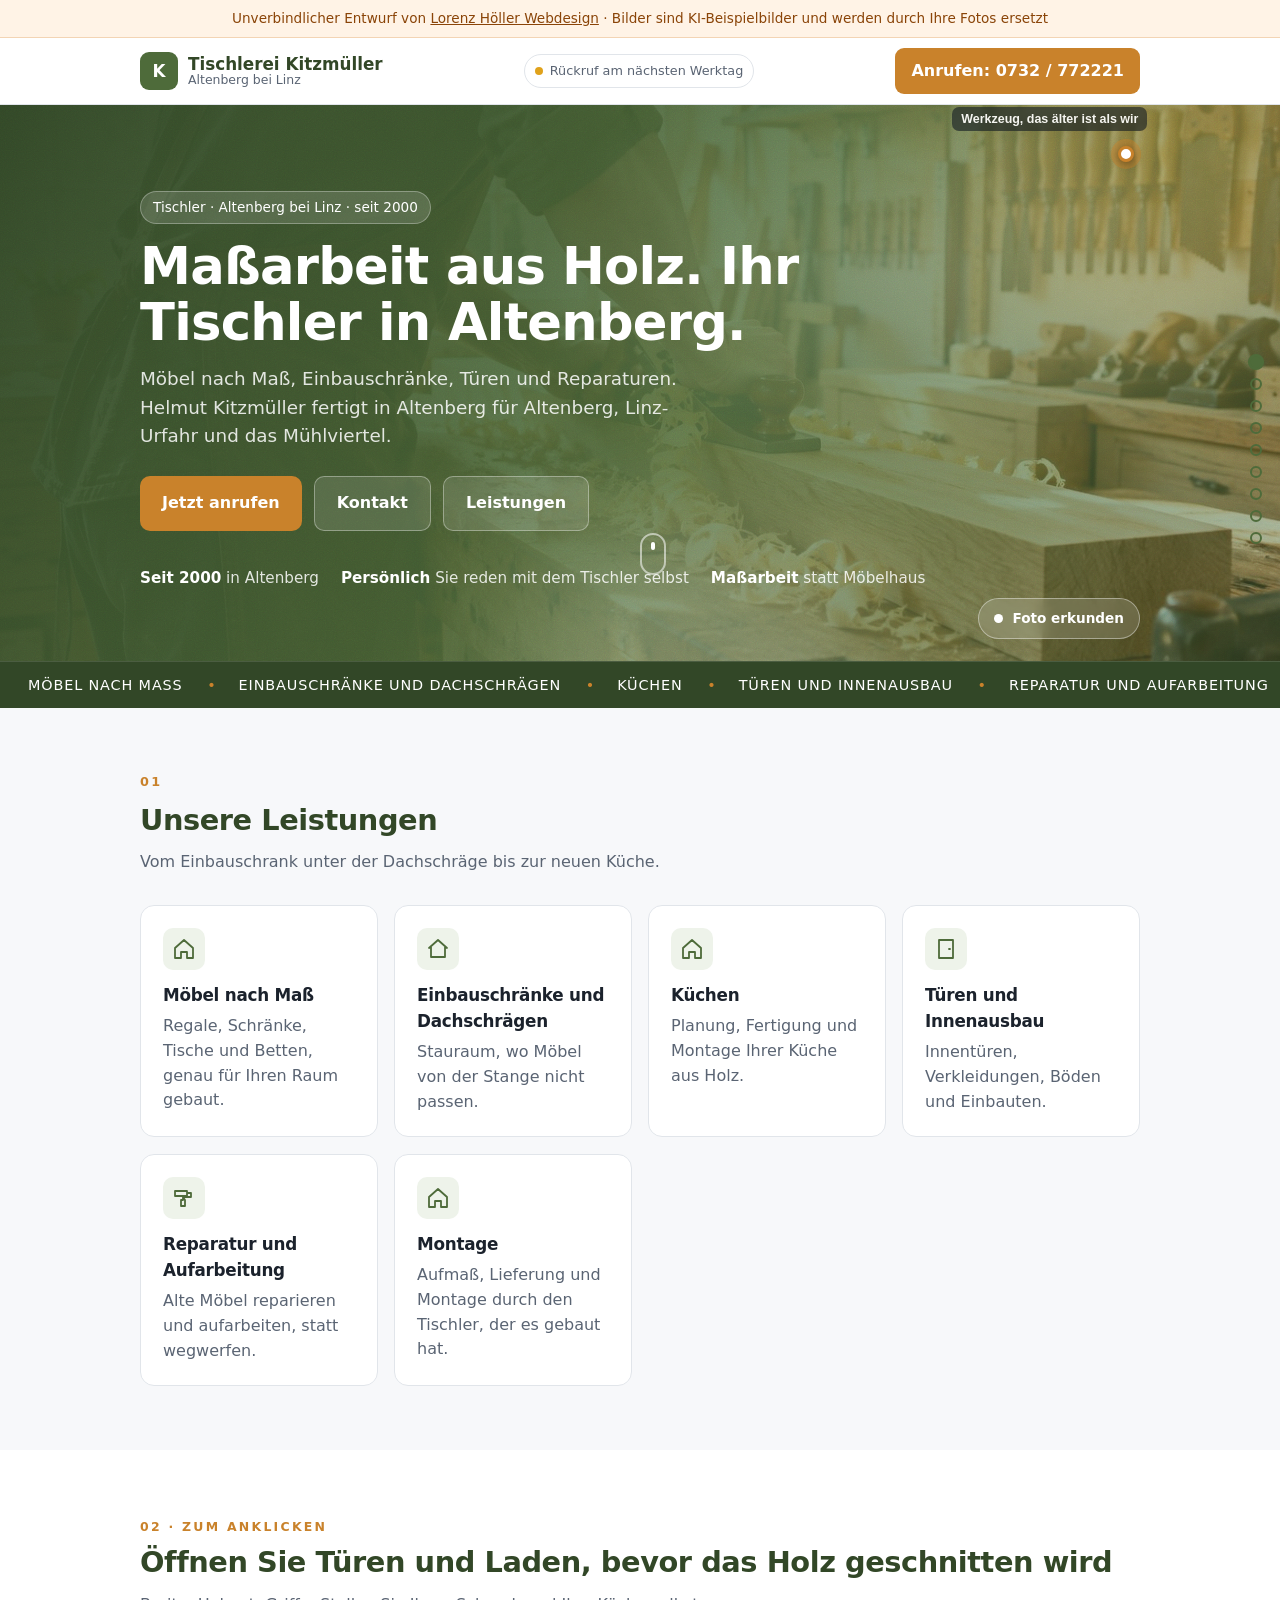
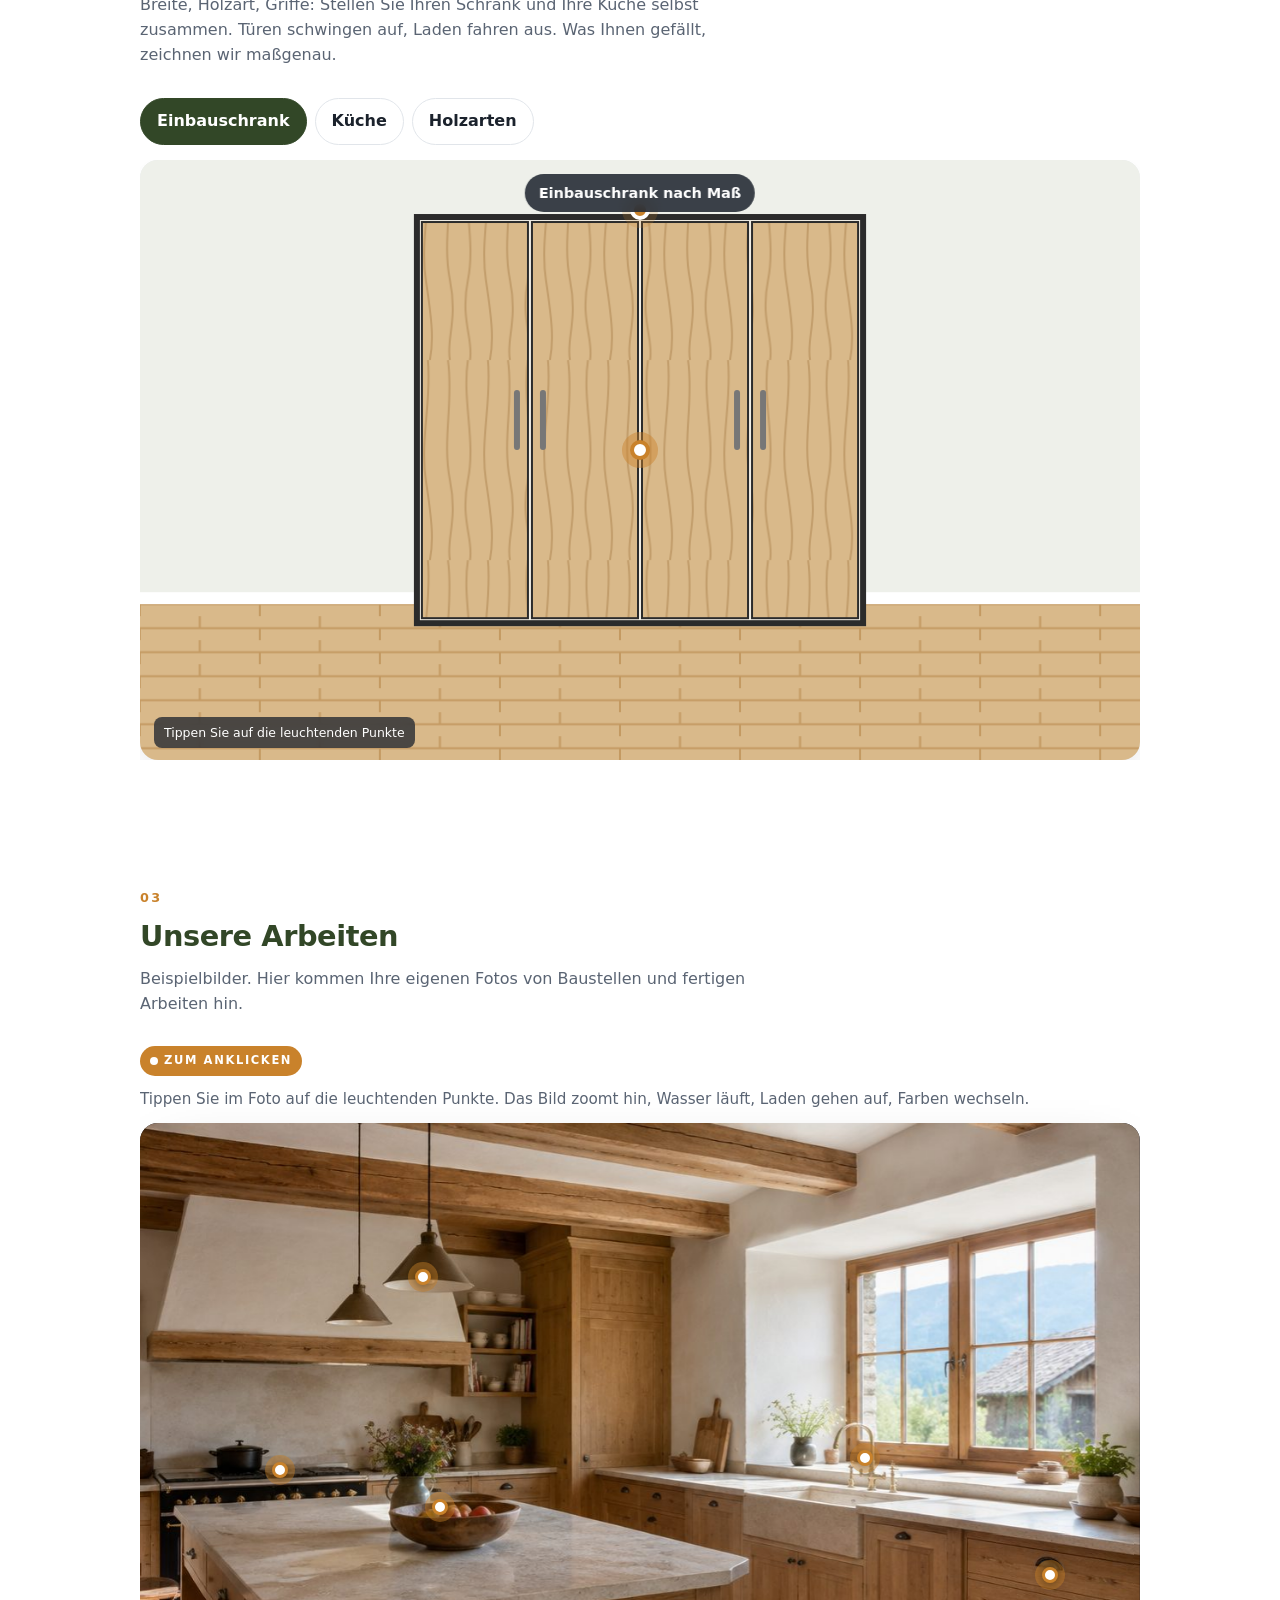
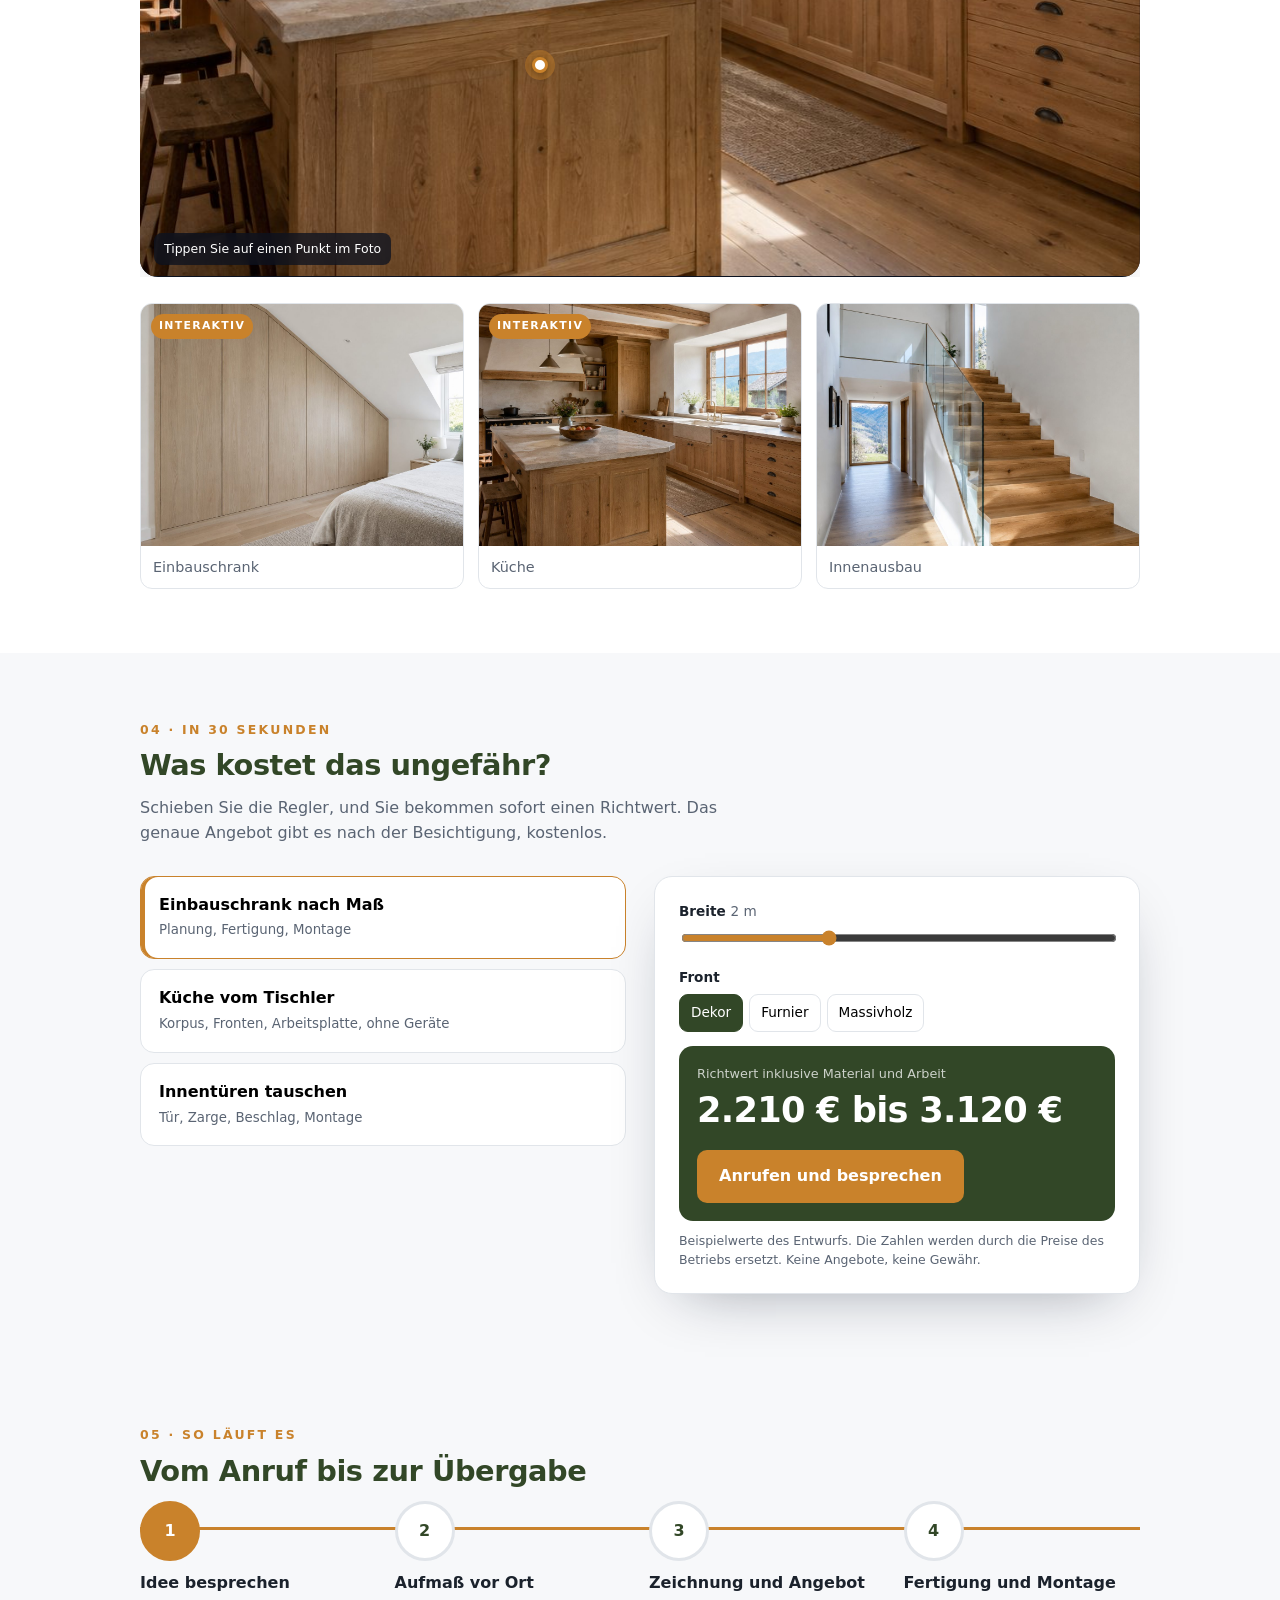
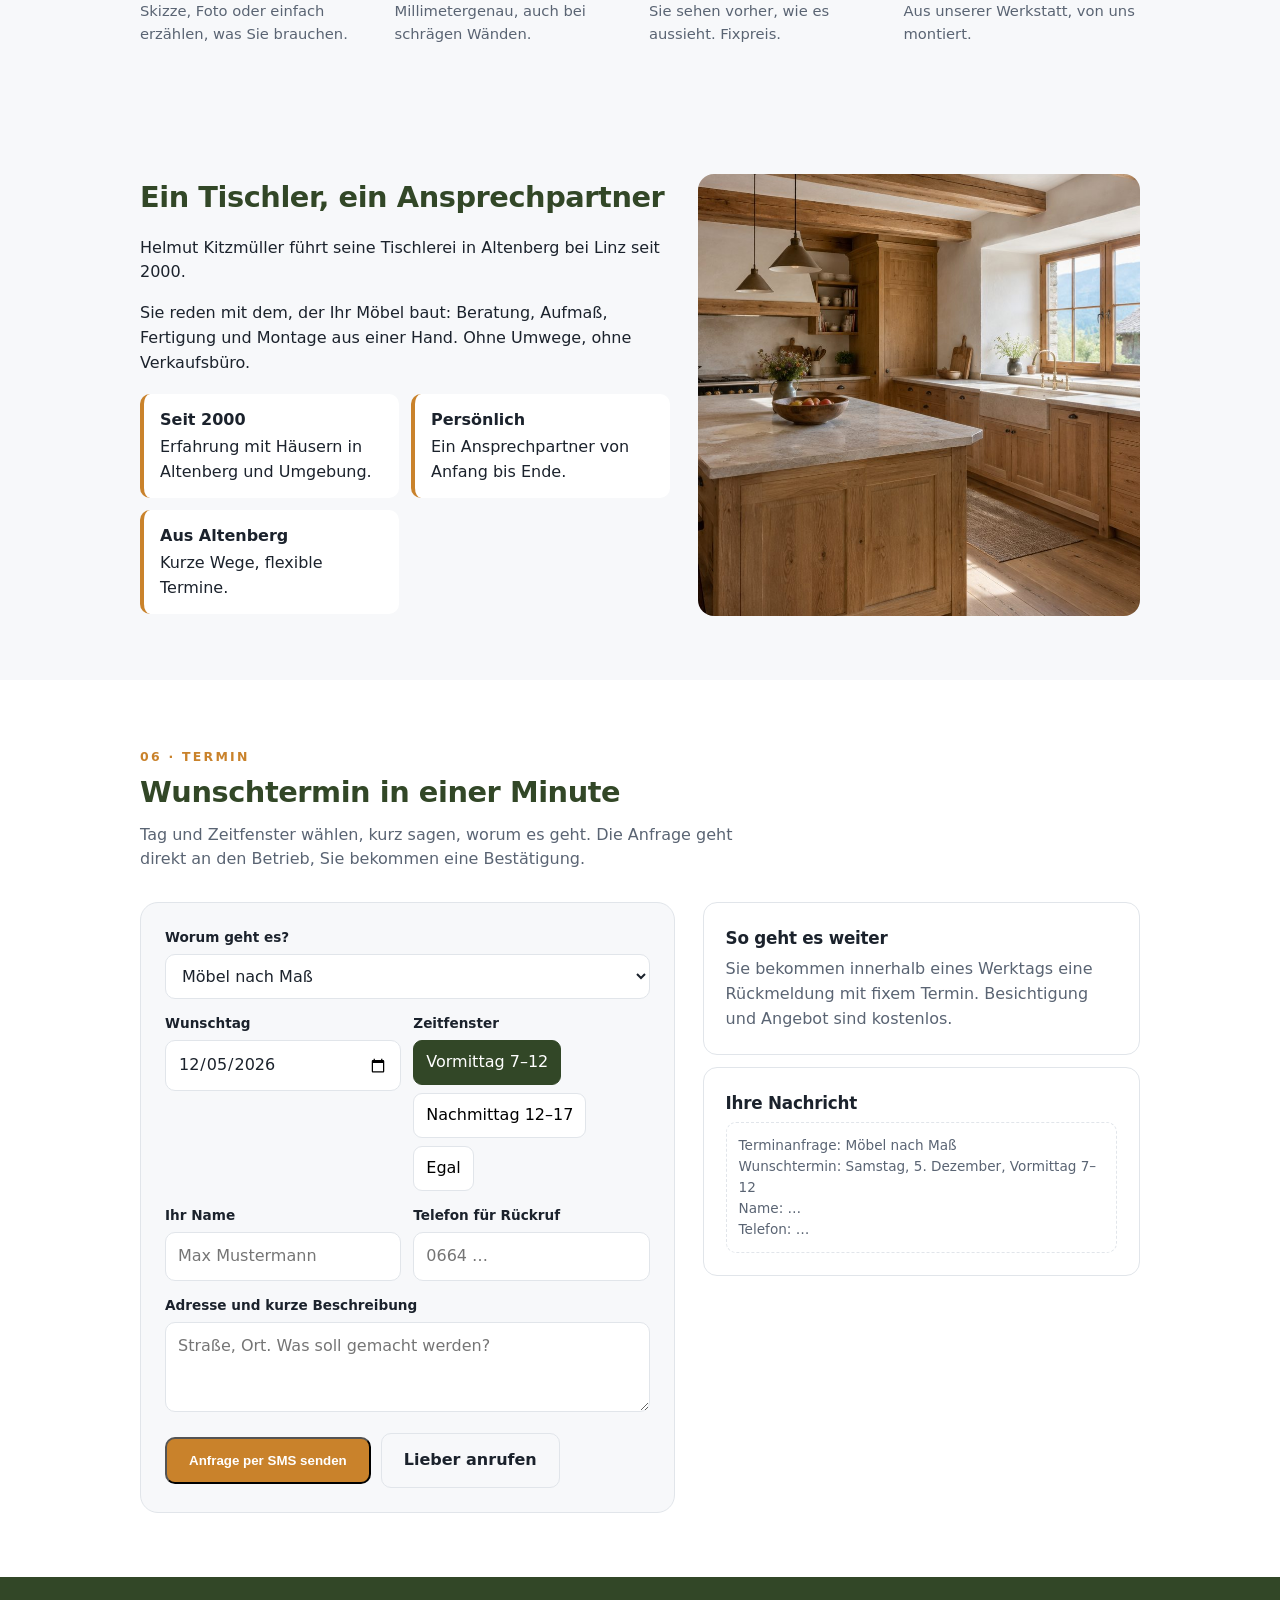
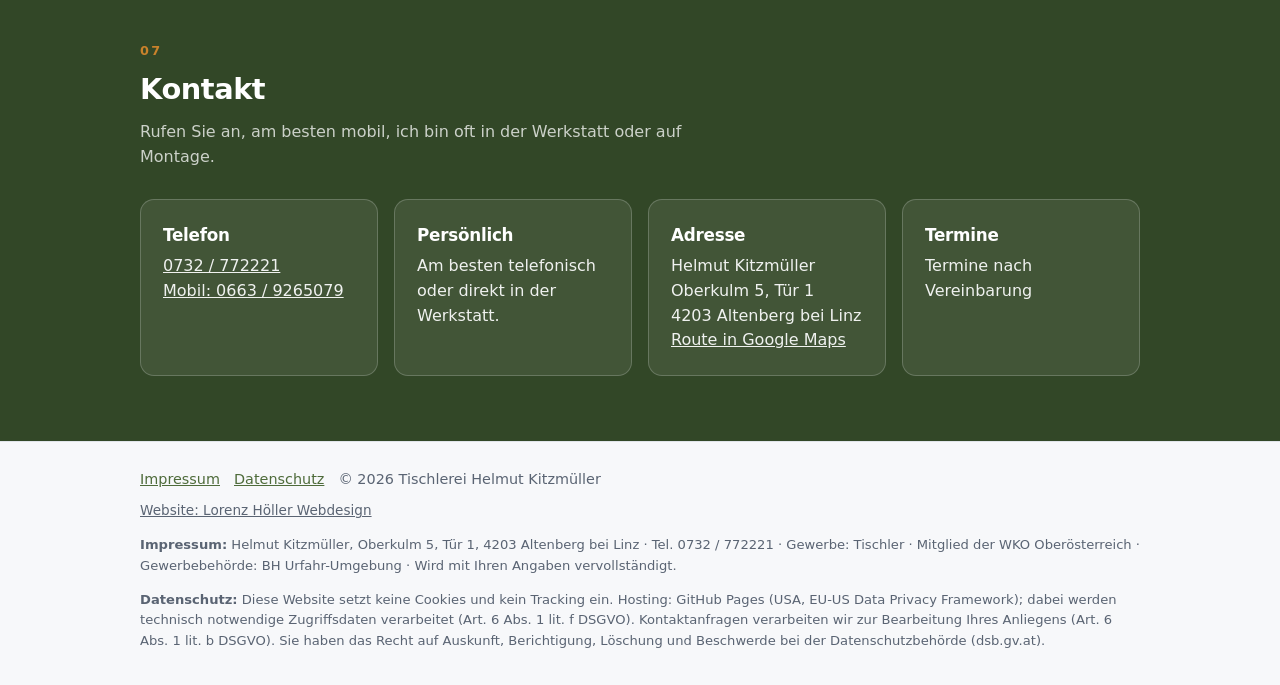
<file: entwuerfe/tischlerei-kitzmueller/index.html>
<!doctype html>
<html lang="de-AT">
<head>
<meta charset="utf-8">
<meta name="viewport" content="width=device-width, initial-scale=1">
<meta name="robots" content="noindex,nofollow">
<title>Tischlerei Kitzmüller – Tischler in Altenberg bei Linz</title>
<meta name="description" content="Helmut Kitzmüller, Tischler in Altenberg bei Linz: Möbel nach Maß, Einbauschränke, Küchen, Türen, Reparaturen. Seit 2000.">
<link rel="stylesheet" href="../../assets/site.css">
<style>
:root{--c1:#4e6b3a;--c2:#324727;--acc:#c9822b;--icobg:#eef3ea;--bg:#f7f8fa;--ink:#1b222c;--mute:#5a6473;--line:#e1e5ea}
*{box-sizing:border-box}html{scroll-behavior:smooth}
body{margin:0;font-family:system-ui,-apple-system,"Segoe UI",Roboto,Arial,sans-serif;color:var(--ink);background:var(--bg);line-height:1.55}
.wrap{max-width:1040px;margin:0 auto;padding:0 20px}
.draft{background:#fff3e6;color:#8a4408;text-align:center;font-size:.85rem;padding:8px 12px;border-bottom:1px solid #f3d4b4}
.draft a{color:#8a4408}
header{background:#fff;border-bottom:1px solid var(--line);position:sticky;top:0;z-index:5}
.nav{display:flex;align-items:center;justify-content:space-between;height:66px;gap:12px}
.logo{display:flex;align-items:center;gap:10px;text-decoration:none;color:var(--c2);font-weight:800;font-size:1.05rem;line-height:1.1}
.logo i{width:38px;height:38px;border-radius:9px;background:var(--c1);display:grid;place-items:center;color:#fff;font-style:normal;font-weight:800;flex:0 0 38px}
.logo small{display:block;font-weight:500;color:var(--mute);font-size:.78rem}
.call{background:var(--acc);color:#fff;text-decoration:none;padding:11px 16px;border-radius:9px;font-weight:700;white-space:nowrap}
.hero{position:relative;color:#fff;padding:86px 0 70px;background:linear-gradient(120deg,var(--c2) 0%,color-mix(in srgb,var(--c1) 88%,transparent) 55%,color-mix(in srgb,var(--c1) 45%,transparent)),url(../../img/tischler/hero.jpg) center/cover no-repeat;overflow:hidden}
.hero .wrap{position:relative}
.kicker{display:inline-block;background:rgba(255,255,255,.14);border:1px solid rgba(255,255,255,.3);border-radius:999px;padding:5px 12px;font-size:.85rem;margin-bottom:14px}
.hero h1{font-size:clamp(2rem,5vw,3.2rem);line-height:1.1;margin:0 0 14px;max-width:700px}
.hero p{font-size:1.15rem;max-width:580px;color:rgba(255,255,255,.85);margin:0 0 26px}
.btns{display:flex;gap:12px;flex-wrap:wrap}
.btn{display:inline-flex;align-items:center;gap:8px;padding:14px 22px;border-radius:10px;font-weight:700;text-decoration:none}
.btn.p{background:var(--acc);color:#fff}
.btn.s{background:rgba(255,255,255,.12);color:#fff;border:1px solid rgba(255,255,255,.35)}
.trust{display:flex;gap:22px;flex-wrap:wrap;margin-top:36px;color:rgba(255,255,255,.85);font-size:.95rem}
.trust b{color:#fff}
section{padding:64px 0}
h2{font-size:1.8rem;margin:0 0 8px;color:var(--c2)}
.lead{color:var(--mute);margin:0 0 30px;max-width:620px}
.grid{display:grid;grid-template-columns:repeat(auto-fit,minmax(230px,1fr));gap:16px}
.card{background:#fff;border:1px solid var(--line);border-radius:14px;padding:22px}
.card h3{margin:0 0 6px;font-size:1.05rem}
.card p{margin:0;color:var(--mute)}
.ico{width:42px;height:42px;border-radius:10px;background:var(--icobg);color:var(--c1);display:grid;place-items:center;font-weight:800;margin-bottom:12px}
.notdienst{background:var(--acc);color:#fff;padding:26px 0}
.notdienst .wrap{display:flex;align-items:center;justify-content:space-between;gap:16px;flex-wrap:wrap}
.notdienst a{background:#fff;color:var(--c2);text-decoration:none;font-weight:800;padding:12px 18px;border-radius:9px}
.photos{display:grid;grid-template-columns:repeat(auto-fit,minmax(220px,1fr));gap:14px}
.photos figure{margin:0;border-radius:12px;overflow:hidden;background:#fff;border:1px solid var(--line)}
.photos img{width:100%;aspect-ratio:4/3;object-fit:cover;display:block}
.photos figcaption{padding:10px 12px;font-size:.9rem;color:var(--mute)}
.about{display:grid;grid-template-columns:1.2fr 1fr;gap:28px;align-items:center}
.about-img{width:100%;aspect-ratio:1;object-fit:cover;border-radius:16px;display:block}
.why{display:grid;grid-template-columns:repeat(auto-fit,minmax(200px,1fr));gap:12px;margin-top:18px}
.why div{background:#fff;border-left:4px solid var(--acc);border-radius:10px;padding:14px 16px}
.why b{display:block;margin-bottom:2px}
.kontakt{background:var(--c2);color:#fff}
.kontakt h2{color:#fff}.kontakt .lead{color:rgba(255,255,255,.75)}
.kontakt .card{background:rgba(255,255,255,.08);border-color:rgba(255,255,255,.2)}
.kontakt .card p,.kontakt .card a{color:rgba(255,255,255,.92)}
footer{padding:26px 0;color:var(--mute);font-size:.9rem;border-top:1px solid var(--line)}
footer a{color:var(--c1);margin-right:14px}
.legal{margin-top:14px;font-size:.82rem;color:var(--mute)}
.sticky{position:fixed;bottom:0;left:0;right:0;display:none;gap:8px;padding:10px;background:#fff;border-top:1px solid var(--line);z-index:9}
.sticky a{flex:1;justify-content:center;padding:13px}
@media (max-width:720px){.about{grid-template-columns:1fr}.sticky{display:flex}body{padding-bottom:70px}.nav .call{display:none}}
</style>
</head>
<body data-gewerk="tischler" data-email="" data-tel="+43732772221">
<div class="draft">Unverbindlicher Entwurf von <a href="../../">Lorenz Höller Webdesign</a> · Bilder sind KI-Beispielbilder und werden durch Ihre Fotos ersetzt</div>
<header><div class="wrap nav">
  <a class="logo" href="#"><i>K</i><span>Tischlerei Kitzmüller<small>Altenberg bei Linz</small></span></a>
  <a class="call" href="tel:+43732772221">Anrufen: 0732 / 772221</a>
</div></header>

<div class="hero"><div class="wrap">
  <span class="kicker">Tischler · Altenberg bei Linz · seit 2000</span>
  <h1>Maßarbeit aus Holz. Ihr Tischler in Altenberg.</h1>
  <p>Möbel nach Maß, Einbauschränke, Türen und Reparaturen. Helmut Kitzmüller fertigt in Altenberg für Altenberg, Linz-Urfahr und das Mühlviertel.</p>
  <div class="btns">
    <a class="btn p" href="tel:+43732772221">Jetzt anrufen</a>
    <a class="btn s" href="#kontakt">Kontakt</a>
    <a class="btn s" href="#leistungen">Leistungen</a>
  </div>
  <div class="trust"><span><b>Seit 2000</b> in Altenberg</span><span><b>Persönlich</b> Sie reden mit dem Tischler selbst</span><span><b>Maßarbeit</b> statt Möbelhaus</span></div>
<a class="scrollcue" href="#leistungen" aria-label="Weiter"><i></i></a>
</div></div>

<section id="leistungen"><div class="wrap">
  <h2>Unsere Leistungen</h2>
  <p class="lead">Vom Einbauschrank unter der Dachschräge bis zur neuen Küche.</p>
  <div class="grid"><div class="card"><div class="ico">1</div><h3>Möbel nach Maß</h3><p>Regale, Schränke, Tische und Betten, genau für Ihren Raum gebaut.</p></div><div class="card"><div class="ico">2</div><h3>Einbauschränke und Dachschrägen</h3><p>Stauraum, wo Möbel von der Stange nicht passen.</p></div><div class="card"><div class="ico">3</div><h3>Küchen</h3><p>Planung, Fertigung und Montage Ihrer Küche aus Holz.</p></div><div class="card"><div class="ico">4</div><h3>Türen und Innenausbau</h3><p>Innentüren, Verkleidungen, Böden und Einbauten.</p></div><div class="card"><div class="ico">5</div><h3>Reparatur und Aufarbeitung</h3><p>Alte Möbel reparieren und aufarbeiten, statt wegwerfen.</p></div><div class="card"><div class="ico">6</div><h3>Montage</h3><p>Aufmaß, Lieferung und Montage durch den Tischler, der es gebaut hat.</p></div></div>
</div></section>

<section id="showroom" data-showroom="tischler"></section>



<section id="arbeiten" style="background:#fff"><div class="wrap">
  <h2>Unsere Arbeiten</h2>
  <p class="lead">Beispielbilder. Hier kommen Ihre eigenen Fotos von Baustellen und fertigen Arbeiten hin.</p>
  <div class="photos"><figure><img src="../../img/tischler/schrank.jpg" alt="Einbauschrank unter der Dachschräge" loading="lazy"><figcaption>Einbauschrank</figcaption></figure><figure><img src="../../img/tischler/kueche.jpg" alt="Massivholzküche" loading="lazy"><figcaption>Küche</figcaption></figure><figure><img src="../../img/tischler/stiege.jpg" alt="Holzstiege" loading="lazy"><figcaption>Innenausbau</figcaption></figure></div>
</div></section>

<section id="rechner" class="rechner" data-rechner></section>

<section id="ablauf" class="ablauf" data-ablauf></section>

<section id="ueber"><div class="wrap">
  <div class="about">
    <div>
      <h2>Ein Tischler, ein Ansprechpartner</h2>
      <p>Helmut Kitzmüller führt seine Tischlerei in Altenberg bei Linz seit 2000.</p>
      <p>Sie reden mit dem, der Ihr Möbel baut: Beratung, Aufmaß, Fertigung und Montage aus einer Hand. Ohne Umwege, ohne Verkaufsbüro.</p>
      <div class="why"><div><b>Seit 2000</b>Erfahrung mit Häusern in Altenberg und Umgebung.</div><div><b>Persönlich</b>Ein Ansprechpartner von Anfang bis Ende.</div><div><b>Aus Altenberg</b>Kurze Wege, flexible Termine.</div></div>
    </div>
    <img class="about-img" src="../../img/tischler/kueche.jpg" alt="Handwerker bei der Arbeit" loading="lazy">
  </div>
</div></section>

<section id="termin" class="termin" data-termin></section>

<section id="kontakt" class="kontakt"><div class="wrap">
  <h2>Kontakt</h2>
  <p class="lead">Rufen Sie an, am besten mobil, ich bin oft in der Werkstatt oder auf Montage.</p>
  <div class="grid">
    <div class="card"><h3>Telefon</h3><p><a href="tel:+43732772221">0732 / 772221<br>Mobil: 0663 / 9265079</a></p></div>
    <div class="card"><h3>Persönlich</h3><p>Am besten telefonisch oder direkt in der Werkstatt.</p></div>
    <div class="card"><h3>Adresse</h3><p>Helmut Kitzmüller<br>Oberkulm 5, Tür 1<br>4203 Altenberg bei Linz<br><a href="https://www.google.com/maps/search/?api=1&amp;query=Oberkulm+5+4203+Altenberg+bei+Linz" rel="noopener">Route in Google Maps</a></p></div>
    <div class="card"><h3>Termine</h3><p>Termine nach Vereinbarung</p></div>
  </div>
</div></section>

<footer><div class="wrap">
  <a href="#impressum">Impressum</a><a href="#datenschutz">Datenschutz</a><span>© 2026 Tischlerei Helmut Kitzmüller</span><a class="credit" href="https://lorenzlorenzl.github.io/" rel="noopener">Website: Lorenz Höller Webdesign</a>
  <div id="impressum" class="legal"><b>Impressum:</b> Helmut Kitzmüller, Oberkulm 5, Tür 1, 4203 Altenberg bei Linz · Tel. 0732 / 772221 · Gewerbe: Tischler · Mitglied der WKO Oberösterreich · Gewerbebehörde: BH Urfahr-Umgebung · Wird mit Ihren Angaben vervollständigt.</div>
  <div id="datenschutz" class="legal"><b>Datenschutz:</b> Diese Website setzt keine Cookies und kein Tracking ein. Hosting: GitHub Pages (USA, EU-US Data Privacy Framework); dabei werden technisch notwendige Zugriffsdaten verarbeitet (Art. 6 Abs. 1 lit. f DSGVO). Kontaktanfragen verarbeiten wir zur Bearbeitung Ihres Anliegens (Art. 6 Abs. 1 lit. b DSGVO). Sie haben das Recht auf Auskunft, Berichtigung, Löschung und Beschwerde bei der Datenschutzbehörde (dsb.gv.at).</div>
</div></footer>

<div class="sticky"><a class="btn p" href="tel:+43732772221">Anrufen</a><a class="btn s" style="background:var(--c1)" href="#kontakt">Kontakt</a></div>
<script src="../../assets/showroom.js" defer></script>
<script src="../../assets/fotoshow.js" defer></script>
<script src="../../assets/site.js" defer></script>
</body>
</html>
</file>
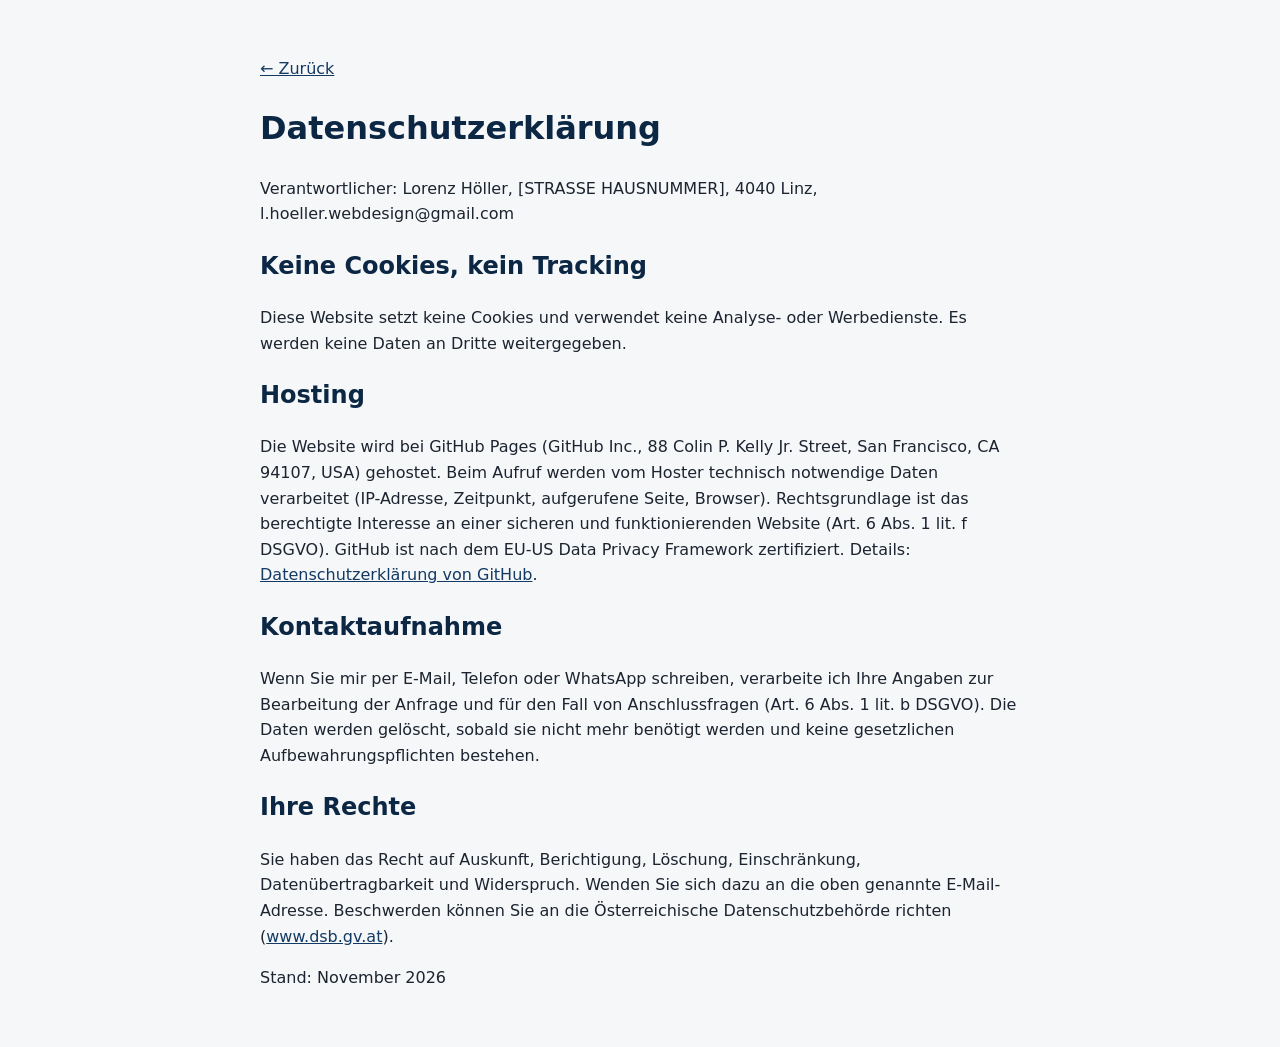
<file: datenschutz.html>
<!doctype html>
<html lang="de-AT">
<head>
<meta charset="utf-8">
<meta name="viewport" content="width=device-width,initial-scale=1">
<title>Datenschutz – Lorenz Höller Webdesign</title>
<style>body{margin:0;font-family:system-ui,-apple-system,"Segoe UI",Roboto,Arial,sans-serif;color:#1c2430;background:#f6f7f9;line-height:1.6}.wrap{max-width:760px;margin:0 auto;padding:40px 20px}a{color:#123a63}h1,h2{color:#0b2744}</style>
</head>
<body><div class="wrap">
<p><a href="index.html">← Zurück</a></p>
<h1>Datenschutzerklärung</h1>
<p>Verantwortlicher: Lorenz Höller, [STRASSE HAUSNUMMER], 4040 Linz, l.hoeller.webdesign@gmail.com</p>
<h2>Keine Cookies, kein Tracking</h2>
<p>Diese Website setzt keine Cookies und verwendet keine Analyse- oder Werbedienste. Es werden keine Daten an Dritte weitergegeben.</p>
<h2>Hosting</h2>
<p>Die Website wird bei GitHub Pages (GitHub Inc., 88 Colin P. Kelly Jr. Street, San Francisco, CA 94107, USA) gehostet. Beim Aufruf werden vom Hoster technisch notwendige Daten verarbeitet (IP-Adresse, Zeitpunkt, aufgerufene Seite, Browser). Rechtsgrundlage ist das berechtigte Interesse an einer sicheren und funktionierenden Website (Art. 6 Abs. 1 lit. f DSGVO). GitHub ist nach dem EU-US Data Privacy Framework zertifiziert. Details: <a href="https://docs.github.com/de/site-policy/privacy-policies/github-general-privacy-statement" rel="noopener">Datenschutzerklärung von GitHub</a>.</p>
<h2>Kontaktaufnahme</h2>
<p>Wenn Sie mir per E-Mail, Telefon oder WhatsApp schreiben, verarbeite ich Ihre Angaben zur Bearbeitung der Anfrage und für den Fall von Anschlussfragen (Art. 6 Abs. 1 lit. b DSGVO). Die Daten werden gelöscht, sobald sie nicht mehr benötigt werden und keine gesetzlichen Aufbewahrungspflichten bestehen.</p>
<h2>Ihre Rechte</h2>
<p>Sie haben das Recht auf Auskunft, Berichtigung, Löschung, Einschränkung, Datenübertragbarkeit und Widerspruch. Wenden Sie sich dazu an die oben genannte E-Mail-Adresse. Beschwerden können Sie an die Österreichische Datenschutzbehörde richten (<a href="https://www.dsb.gv.at" rel="noopener">www.dsb.gv.at</a>).</p>
<p>Stand: November 2026</p>
</div></body>
</html>
</file>
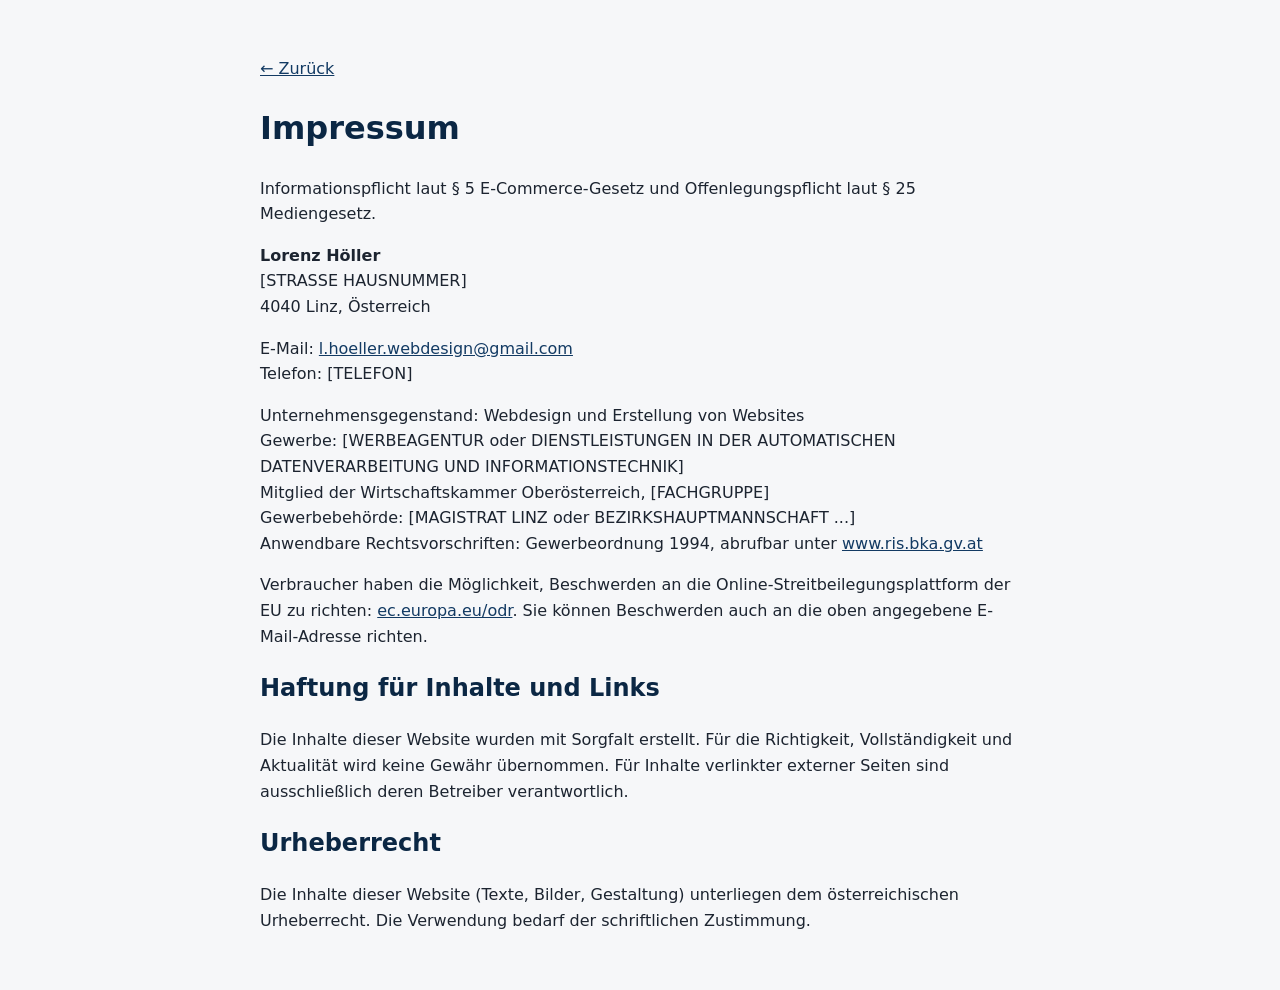
<file: impressum.html>
<!doctype html>
<html lang="de-AT">
<head>
<meta charset="utf-8">
<meta name="viewport" content="width=device-width,initial-scale=1">
<title>Impressum – Lorenz Höller Webdesign</title>
<style>body{margin:0;font-family:system-ui,-apple-system,"Segoe UI",Roboto,Arial,sans-serif;color:#1c2430;background:#f6f7f9;line-height:1.6}.wrap{max-width:760px;margin:0 auto;padding:40px 20px}a{color:#123a63}h1,h2{color:#0b2744}</style>
</head>
<body><div class="wrap">
<p><a href="index.html">← Zurück</a></p>
<h1>Impressum</h1>
<p>Informationspflicht laut § 5 E-Commerce-Gesetz und Offenlegungspflicht laut § 25 Mediengesetz.</p>
<p><strong>Lorenz Höller</strong><br>[STRASSE HAUSNUMMER]<br>4040 Linz, Österreich</p>
<p>E-Mail: <a href="mailto:l.hoeller.webdesign@gmail.com">l.hoeller.webdesign@gmail.com</a><br>Telefon: [TELEFON]</p>
<p>Unternehmensgegenstand: Webdesign und Erstellung von Websites<br>
Gewerbe: [WERBEAGENTUR oder DIENSTLEISTUNGEN IN DER AUTOMATISCHEN DATENVERARBEITUNG UND INFORMATIONSTECHNIK]<br>
Mitglied der Wirtschaftskammer Oberösterreich, [FACHGRUPPE]<br>
Gewerbebehörde: [MAGISTRAT LINZ oder BEZIRKSHAUPTMANNSCHAFT ...]<br>
Anwendbare Rechtsvorschriften: Gewerbeordnung 1994, abrufbar unter <a href="https://www.ris.bka.gv.at" rel="noopener">www.ris.bka.gv.at</a></p>
<p>Verbraucher haben die Möglichkeit, Beschwerden an die Online-Streitbeilegungsplattform der EU zu richten: <a href="https://ec.europa.eu/odr" rel="noopener">ec.europa.eu/odr</a>. Sie können Beschwerden auch an die oben angegebene E-Mail-Adresse richten.</p>
<h2>Haftung für Inhalte und Links</h2>
<p>Die Inhalte dieser Website wurden mit Sorgfalt erstellt. Für die Richtigkeit, Vollständigkeit und Aktualität wird keine Gewähr übernommen. Für Inhalte verlinkter externer Seiten sind ausschließlich deren Betreiber verantwortlich.</p>
<h2>Urheberrecht</h2>
<p>Die Inhalte dieser Website (Texte, Bilder, Gestaltung) unterliegen dem österreichischen Urheberrecht. Die Verwendung bedarf der schriftlichen Zustimmung.</p>
</div></body>
</html>
</file>
<file: assets/site.css>
/* Gemeinsame Erweiterungen für alle Entwürfe: Präsentations-Übergänge, Showroom, Lichtbox, Rechner, Terminanfrage, Ablauf.
   Baut auf den Variablen der Seite auf (--c1, --c2, --acc, --ink, --mute, --line, --bg). */

:root { --ease: cubic-bezier(.2, .8, .2, 1); --shadow: 0 20px 60px -30px rgba(10, 20, 40, .45); }
body { counter-reset: sec; }
h1, h2, h3 { letter-spacing: -.015em; }
h2 { font-size: clamp(1.7rem, 3.4vw, 2.4rem); }

/* Abschnittsnummern wie in einer Präsentation */
section .wrap > h2:not(.kicker2 + h2)::before { counter-increment: sec; content: counter(sec, decimal-leading-zero); display: block; font-size: .8rem; font-weight: 700; letter-spacing: .18em; color: var(--acc); margin-bottom: 6px; }
.kicker2 { display: inline-block; font-size: .78rem; font-weight: 700; letter-spacing: .18em; text-transform: uppercase; color: var(--acc); margin-bottom: 4px; }
.kicker2::before { counter-increment: sec; content: counter(sec, decimal-leading-zero) " · "; }

/* Fortschritt oben */
.progress { position: fixed; top: 0; left: 0; height: 3px; width: 0; background: linear-gradient(90deg, var(--acc), var(--c1)); z-index: 50; transition: width .1s linear; }

/* Kopfzeile */
header { transition: box-shadow .3s, background .3s; }
header.scrolled { box-shadow: 0 10px 30px -20px rgba(0, 0, 0, .35); background: rgba(255, 255, 255, .92); backdrop-filter: blur(10px); }
.open-pill { display: inline-flex; align-items: center; gap: 7px; font-size: .8rem; color: var(--mute); padding: 6px 10px; border: 1px solid var(--line); border-radius: 999px; white-space: nowrap; }
.open-pill i { width: 8px; height: 8px; border-radius: 50%; background: #2f8f5a; box-shadow: 0 0 0 0 rgba(47, 143, 90, .5); animation: pill 2s infinite; }
.open-pill.off i { background: #e0a21b; animation: none; }
@keyframes pill { 0% { box-shadow: 0 0 0 0 rgba(47, 143, 90, .5); } 70% { box-shadow: 0 0 0 8px rgba(47, 143, 90, 0); } 100% { box-shadow: 0 0 0 0 rgba(47, 143, 90, 0); } }
@media (max-width: 720px) { .open-pill { display: none; } }

/* Hero: Körnung, Lichtflecken, Spotlight */
.hero { isolation: isolate; }
.hero::before { content: ""; position: absolute; inset: 0; z-index: 0; pointer-events: none; background: radial-gradient(600px 400px at var(--mx, 70%) var(--my, 30%), rgba(255, 255, 255, .16), transparent 60%); transition: background-position .2s; }
.hero::after { content: ""; position: absolute; inset: 0; z-index: 0; pointer-events: none; opacity: .18; mix-blend-mode: overlay; background-image: url("data:image/svg+xml;utf8,<svg xmlns='http://www.w3.org/2000/svg' width='160' height='160'><filter id='n'><feTurbulence type='fractalNoise' baseFrequency='.9' numOctaves='2' stitchTiles='stitch'/></filter><rect width='160' height='160' filter='url(%23n)' opacity='.9'/></svg>"); }
.hero .blob { position: absolute; z-index: 0; border-radius: 50%; filter: blur(60px); opacity: .35; pointer-events: none; mix-blend-mode: screen; animation: blob 18s ease-in-out infinite alternate; }
.hero .blob.b1 { width: 420px; height: 420px; right: -120px; top: -140px; background: var(--acc); }
.hero .blob.b2 { width: 360px; height: 360px; left: 40%; bottom: -200px; background: #fff; opacity: .18; animation-delay: -8s; }
@keyframes blob { from { transform: translate(0, 0) scale(1); } to { transform: translate(-60px, 40px) scale(1.15); } }
.hero .wrap { z-index: 1; transform: translateY(calc(var(--py, 0px) * .25)); }
.hero h1 { text-wrap: balance; }

/* Laufband mit Leistungen */
.ticker { overflow: hidden; background: var(--c2); color: #fff; border-top: 1px solid rgba(255, 255, 255, .12); white-space: nowrap; font-size: .9rem; letter-spacing: .06em; text-transform: uppercase; }
.ticker > div { display: inline-flex; gap: 0; padding: 12px 0; animation: ticker 40s linear infinite; }
.ticker span { padding: 0 28px; position: relative; }
.ticker span::after { content: "•"; position: absolute; right: -6px; color: var(--acc); }
@keyframes ticker { to { transform: translateX(-50%); } }

/* Erscheinen beim Scrollen, vier Übergangsarten wie in einer Präsentation */
.rv { opacity: 0; transition: opacity .9s var(--ease), transform .9s var(--ease), clip-path .9s var(--ease); transition-delay: calc(var(--i, 0) * 90ms); will-change: opacity, transform; }
.rv-up { transform: translateY(34px); }
.rv-left { transform: translateX(-40px); }
.rv-right { transform: translateX(40px); }
.rv-zoom { transform: scale(.92); }
.rv-wipe { clip-path: inset(0 100% 0 0); opacity: 1; }
.rv.in { opacity: 1; transform: none; clip-path: inset(0 0 0 0); }

/* Punkte-Navigation rechts, Tastatur Pfeil hoch/runter springt zwischen Abschnitten */
.dots { position: fixed; right: 18px; top: 50%; transform: translateY(-50%); display: flex; flex-direction: column; gap: 10px; z-index: 40; }
.dots button { width: 12px; height: 12px; border-radius: 50%; border: 2px solid var(--c1); background: transparent; padding: 0; cursor: pointer; position: relative; transition: transform .3s var(--ease), background .3s; }
.dots button.active { background: var(--c1); transform: scale(1.35); }
.dots button span { position: absolute; right: 22px; top: 50%; transform: translateY(-50%); white-space: nowrap; font-size: .75rem; background: var(--c2); color: #fff; padding: 4px 8px; border-radius: 6px; opacity: 0; pointer-events: none; transition: opacity .2s; }
.dots button:hover span { opacity: 1; }
@media (max-width: 1100px) { .dots { display: none; } }

/* Karten mit Neigung, Zahlen */
.grid .card { transition: transform .4s var(--ease), box-shadow .4s var(--ease); transform-style: preserve-3d; }
.grid .card:hover { box-shadow: var(--shadow); }
.ico { transition: transform .4s var(--ease); }
.grid .card:hover .ico { transform: translateZ(30px) rotate(-6deg); }

/* Fotos: Lichtbox */
.photos figure { cursor: zoom-in; transition: transform .4s var(--ease), box-shadow .4s var(--ease); }
.photos figure:hover { transform: translateY(-4px); box-shadow: var(--shadow); }
.photos img { transition: transform .8s var(--ease); }
.photos figure:hover img { transform: scale(1.06); }
.lb { position: fixed; inset: 0; z-index: 100; background: rgba(12, 16, 24, .92); display: flex; align-items: center; justify-content: center; flex-direction: column; opacity: 0; pointer-events: none; transition: opacity .3s; }
.lb.on { opacity: 1; pointer-events: auto; }
.lb img { max-width: min(92vw, 1200px); max-height: 78vh; border-radius: 12px; box-shadow: 0 30px 80px rgba(0, 0, 0, .6); transform: scale(.96); transition: transform .4s var(--ease); }
.lb.on img { transform: scale(1); }
.lb figcaption { color: #fff; margin-top: 14px; font-size: .95rem; opacity: .85; text-align: center; padding: 0 20px; }
.lb > button { position: absolute; background: rgba(255, 255, 255, .12); color: #fff; border: 0; width: 48px; height: 48px; border-radius: 50%; font-size: 1.5rem; cursor: pointer; display: grid; place-items: center; }
.lb .lb-x { top: 18px; right: 18px; }
.lb .lb-p { left: 14px; top: 50%; transform: translateY(-50%); }
.lb .lb-n { right: 14px; top: 50%; transform: translateY(-50%); }
.lb .lb-c { position: absolute; bottom: 18px; left: 50%; transform: translateX(-50%); color: #fff; opacity: .6; font-size: .8rem; }

/* Showroom */
.sr { background: #fff; }
.sr-tabs { display: flex; gap: 8px; flex-wrap: wrap; margin: 0 0 16px; }
.sr-tab { border: 1px solid var(--line); background: #fff; color: var(--ink); padding: 10px 16px; border-radius: 999px; font-weight: 700; cursor: pointer; font: inherit; font-weight: 700; transition: background .3s, color .3s, transform .3s var(--ease); }
.sr-tab:hover { transform: translateY(-2px); }
.sr-tab[aria-selected="true"] { background: var(--c2); color: #fff; border-color: var(--c2); }
.sr-body { display: grid; grid-template-columns: minmax(0, 1fr) 0; gap: 0; transition: grid-template-columns .5s var(--ease), gap .5s var(--ease); align-items: start; }
.sr-open .sr-body { grid-template-columns: minmax(0, 1fr) 340px; gap: 18px; }
.sr-stagecol { min-width: 0; }
.sr-toolbar { display: flex; gap: 18px; flex-wrap: wrap; align-items: center; margin-bottom: 10px; }
.sr-toolbar[hidden] { display: none; }
.sr-stage-wrap { position: relative; aspect-ratio: 1000 / 600; border-radius: 18px; overflow: hidden; background: #e9edf1; box-shadow: var(--shadow); perspective: 1200px; }
.sr-stage { position: absolute; inset: 0; backface-visibility: hidden; }
.sr-stage svg { width: 100%; height: 100%; display: block; }
.sr-hint { position: absolute; left: 14px; bottom: 12px; z-index: 3; background: rgba(27, 34, 44, .75); color: #fff; font-size: .78rem; padding: 6px 10px; border-radius: 8px; pointer-events: none; backdrop-filter: blur(6px); }
.sr-open .sr-hint { display: none; }

/* Übergänge zwischen den Reitern */
.in-push { animation: inpush .8s var(--ease) both; } .out-push { animation: outpush .8s var(--ease) both; }
[data-dir="-1"].in-push { animation-name: inpushr; } [data-dir="-1"].out-push { animation-name: outpushr; }
@keyframes inpush { from { transform: translateX(100%); } to { transform: none; } }
@keyframes outpush { to { transform: translateX(-100%); } }
@keyframes inpushr { from { transform: translateX(-100%); } to { transform: none; } }
@keyframes outpushr { to { transform: translateX(100%); } }
.in-wipe { animation: inwipe .8s var(--ease) both; z-index: 2; } .out-wipe { animation: outwipe .8s var(--ease) both; }
@keyframes inwipe { from { clip-path: inset(0 100% 0 0); } to { clip-path: inset(0); } }
@keyframes outwipe { to { opacity: .4; transform: scale(.96); } }
.in-zoom { animation: inzoom .8s var(--ease) both; } .out-zoom { animation: outzoom .8s var(--ease) both; }
@keyframes inzoom { from { opacity: 0; transform: scale(.7); } to { opacity: 1; transform: none; } }
@keyframes outzoom { to { opacity: 0; transform: scale(1.25); } }
.in-flip { animation: inflip .8s var(--ease) both; } .out-flip { animation: outflip .8s var(--ease) both; }
@keyframes inflip { from { opacity: 0; transform: rotateY(70deg); } to { opacity: 1; transform: none; } }
@keyframes outflip { to { opacity: 0; transform: rotateY(-70deg); } }
.in-fade { animation: infade .7s both; } .out-fade { animation: outfade .7s both; }
@keyframes infade { from { opacity: 0; } to { opacity: 1; } }
@keyframes outfade { to { opacity: 0; } }

/* Hotspots und Marker im SVG */
.sr-hs { cursor: pointer; transition: filter .3s; }
.sr-hs:hover { filter: drop-shadow(0 0 8px rgba(224, 122, 31, .7)); }
.sr-act { cursor: pointer; }
.sr-marker { cursor: pointer; }
.sr-marker .dot { fill: #fff; stroke: var(--acc); stroke-width: 4; }
.sr-marker .pulse { fill: var(--acc); opacity: .45; transform-box: fill-box; transform-origin: center; animation: srpulse 1.8s ease-out infinite; }
.sr-marker.active .pulse { animation: none; opacity: .2; }
.sr-marker.active .dot { fill: var(--acc); stroke: #fff; }
@keyframes srpulse { 0% { transform: scale(.4); opacity: .6; } 100% { transform: scale(1.6); opacity: 0; } }
@media (max-width: 600px) { .sr-marker .dot { r: 13; stroke-width: 5; } .sr-marker .pulse { r: 26; } }
.sr-door { transition: transform .7s var(--ease); }
.rain line { stroke-dasharray: 10 18; animation: srdash .45s linear infinite; }
@keyframes srdash { to { stroke-dashoffset: -28; } }
.flow { stroke-dasharray: 12 10; animation: srflow 1s linear infinite; }
.flow.rev { animation-direction: reverse; }
@keyframes srflow { to { stroke-dashoffset: -22; } }
.spin { transform-box: fill-box; transform-origin: center; animation: srspin var(--spd, 1s) linear infinite; }
@keyframes srspin { to { transform: rotate(360deg); } }
.shimmer path { animation: srshim 1.6s ease-in-out infinite; transform-box: fill-box; transform-origin: bottom; }
.shimmer path:nth-child(2) { animation-delay: .4s; } .shimmer path:nth-child(3) { animation-delay: .8s; }
@keyframes srshim { 0%, 100% { opacity: .2; transform: translateY(0); } 50% { opacity: .9; transform: translateY(-10px); } }
.ripple { animation: srrip 1.4s ease-out infinite; transform-box: fill-box; transform-origin: center; }
.ripple.r2 { animation-delay: .7s; }
@keyframes srrip { from { transform: scale(.3); opacity: .9; } to { transform: scale(3); opacity: 0; } }
.wave { animation: srwave 3s ease-in-out infinite alternate; }
@keyframes srwave { to { transform: translateX(-30px); } }
.shake { animation: srshake .3s linear infinite; transform-box: fill-box; transform-origin: center; }
@keyframes srshake { 0%, 100% { transform: translateX(-2px); } 50% { transform: translateX(2px); } }
#dr-level { transition: height 6s linear, y 6s linear; }
#dr-level.fill { height: 70px; y: 444px; }
#ml-wipe.wiping { animation: srwipe 1.4s var(--ease) both; }
@keyframes srwipe { from { transform: scaleX(0); } to { transform: scaleX(1); } }
#ml-roller.rolling { animation: srroll 1.4s var(--ease) both; }
@keyframes srroll { from { transform: translateX(-480px); } to { transform: translateX(480px); } }

/* Detailtafel */
.sr-panel { background: var(--bg); border: 1px solid var(--line); border-radius: 18px; padding: 22px; position: relative; animation: infade .4s both; }
.sr-panel[hidden] { display: none; }
.sr-close { position: absolute; top: 10px; right: 10px; width: 36px; height: 36px; border-radius: 50%; border: 1px solid var(--line); background: #fff; font-size: 1.3rem; cursor: pointer; line-height: 1; }
.sr-kicker { font-size: .75rem; font-weight: 700; letter-spacing: .16em; text-transform: uppercase; color: var(--acc); }
.sr-panel h3 { margin: 4px 0 8px; font-size: 1.2rem; padding-right: 36px; }
.sr-panel p { margin: 0 0 14px; color: var(--mute); font-size: .95rem; }
.sr-opt { margin-bottom: 14px; }
.sr-opt label { display: block; font-size: .8rem; font-weight: 700; color: var(--ink); margin-bottom: 6px; }
.sr-opt output { font-weight: 500; color: var(--mute); }
.sr-choices { display: flex; flex-wrap: wrap; gap: 6px; }
.sr-choice { border: 1px solid var(--line); background: #fff; padding: 7px 11px; border-radius: 9px; font: inherit; font-size: .85rem; cursor: pointer; display: inline-flex; align-items: center; gap: 7px; transition: background .2s, color .2s, border-color .2s; }
.sr-choice i { width: 16px; height: 16px; border-radius: 50%; border: 1px solid rgba(0, 0, 0, .15); display: inline-block; }
.sr-choice.active { background: var(--c2); color: #fff; border-color: var(--c2); }
.sr-opt-toggle { display: flex; align-items: center; gap: 10px; }
.sr-opt-toggle label { margin: 0; cursor: pointer; }
.sr-switch { width: 44px; height: 26px; border-radius: 999px; border: 0; background: #c9ced6; position: relative; cursor: pointer; padding: 0; transition: background .3s; flex: 0 0 44px; }
.sr-switch .knob { position: absolute; top: 3px; left: 3px; width: 20px; height: 20px; border-radius: 50%; background: #fff; transition: transform .3s var(--ease); box-shadow: 0 1px 3px rgba(0, 0, 0, .3); }
.sr-switch[aria-checked="true"] { background: var(--acc); }
.sr-switch[aria-checked="true"] .knob { transform: translateX(18px); }
input[type="range"] { width: 100%; accent-color: var(--acc); }
.sr-info { font-size: .88rem; line-height: 1.5; background: #fff; border-left: 4px solid var(--acc); padding: 10px 12px; border-radius: 8px; }
.sr-info:empty { display: none; }
.sr-toolbar .sr-opt { margin: 0; }
.sr-toolbar .sr-opt-range { min-width: 260px; }
@media (max-width: 900px) {
  .sr-open .sr-body { grid-template-columns: 1fr; }
  .sr-panel { margin-top: 14px; }
}

/* Richtpreis-Rechner */
.rechner { background: var(--bg); }
.rc-grid { display: grid; grid-template-columns: 1fr 1fr; gap: 28px; align-items: start; }
.rc-items { display: flex; flex-direction: column; gap: 10px; }
.rc-item { border: 1px solid var(--line); background: #fff; border-radius: 14px; padding: 16px 18px; cursor: pointer; transition: transform .3s var(--ease), box-shadow .3s; text-align: left; font: inherit; }
.rc-item:hover { transform: translateX(4px); box-shadow: var(--shadow); }
.rc-item.active { border-color: var(--acc); box-shadow: inset 4px 0 0 var(--acc); }
.rc-item b { display: block; }
.rc-item small { color: var(--mute); }
.rc-form { background: #fff; border: 1px solid var(--line); border-radius: 18px; padding: 24px; box-shadow: var(--shadow); }
.rc-form .sr-opt label { font-size: .85rem; }
.rc-result { margin-top: 10px; padding: 18px; border-radius: 14px; background: var(--c2); color: #fff; }
.rc-result small { display: block; opacity: .75; font-size: .8rem; }
.rc-result strong { font-size: clamp(1.6rem, 4vw, 2.2rem); display: block; letter-spacing: -.02em; }
.rc-result .btn { margin-top: 12px; background: var(--acc); color: #fff; }
.rc-note { font-size: .78rem; color: var(--mute); margin-top: 10px; }
@media (max-width: 800px) { .rc-grid { grid-template-columns: 1fr; } }

/* Ablauf */
.ablauf ol { list-style: none; margin: 0; padding: 0; display: grid; grid-template-columns: repeat(4, 1fr); gap: 18px; position: relative; counter-reset: step; }
.ablauf ol::before { content: ""; position: absolute; left: 0; right: 0; top: 26px; height: 3px; background: var(--line); }
.ablauf ol::after { content: ""; position: absolute; left: 0; top: 26px; height: 3px; width: var(--fill, 0%); background: var(--acc); transition: width 1.6s var(--ease); }
.ablauf li { position: relative; padding-top: 70px; counter-increment: step; }
.ablauf li::before { content: counter(step); position: absolute; top: 0; left: 0; width: 54px; height: 54px; border-radius: 50%; background: #fff; border: 3px solid var(--line); display: grid; place-items: center; font-weight: 800; color: var(--c2); z-index: 1; transition: border-color .5s, background .5s, color .5s; transition-delay: calc(var(--i) * .35s); }
.ablauf li.on::before { border-color: var(--acc); background: var(--acc); color: #fff; }
.ablauf li b { display: block; margin-bottom: 4px; }
.ablauf li p { margin: 0; color: var(--mute); font-size: .92rem; }
@media (max-width: 720px) { .ablauf ol { grid-template-columns: 1fr; gap: 10px; } .ablauf ol::before, .ablauf ol::after { display: none; } .ablauf li { padding: 0 0 0 70px; min-height: 60px; } }

/* Terminanfrage */
.termin { background: #fff; }
.tm-grid { display: grid; grid-template-columns: 1.1fr .9fr; gap: 28px; align-items: start; }
.tm-form { background: var(--bg); border: 1px solid var(--line); border-radius: 18px; padding: 24px; display: grid; gap: 14px; }
.tm-form label { display: block; font-size: .85rem; font-weight: 700; margin-bottom: 6px; }
.tm-form input, .tm-form select, .tm-form textarea { width: 100%; font: inherit; padding: 11px 12px; border: 1px solid var(--line); border-radius: 10px; background: #fff; color: var(--ink); }
.tm-form textarea { min-height: 90px; resize: vertical; }
.tm-row { display: grid; grid-template-columns: 1fr 1fr; gap: 12px; }
.tm-slots { display: flex; gap: 8px; flex-wrap: wrap; }
.tm-slots button { border: 1px solid var(--line); background: #fff; padding: 9px 12px; border-radius: 9px; font: inherit; cursor: pointer; }
.tm-slots button.active { background: var(--c2); color: #fff; border-color: var(--c2); }
.tm-actions { display: flex; gap: 10px; flex-wrap: wrap; align-items: center; }
.tm-actions .btn.p { background: var(--acc); color: #fff; }
.tm-actions .btn.o { border: 1px solid var(--line); color: var(--ink); }
.tm-side .card { margin-bottom: 12px; }
.tm-preview { font-size: .85rem; white-space: pre-wrap; background: #fff; border: 1px dashed var(--line); border-radius: 10px; padding: 12px; color: var(--mute); }
@media (max-width: 800px) { .tm-grid { grid-template-columns: 1fr; } .tm-row { grid-template-columns: 1fr; } }

/* Mauszeiger-Punkt am Desktop */
@media (hover: hover) and (pointer: fine) {
  .cursor { position: fixed; left: 0; top: 0; width: 14px; height: 14px; border-radius: 50%; background: var(--acc); pointer-events: none; z-index: 200; transform: translate(-50%, -50%); mix-blend-mode: multiply; opacity: .8; transition: width .25s, height .25s, opacity .25s; }
  .cursor.big { width: 44px; height: 44px; opacity: .35; }
}

@media (prefers-reduced-motion: reduce) {
  .rv { opacity: 1; transform: none; clip-path: none; transition: none; }
  .hero .blob, .ticker > div, .sr-marker .pulse, .open-pill i { animation: none; }
  .in-push, .out-push, .in-wipe, .out-wipe, .in-zoom, .out-zoom, .in-flip, .out-flip { animation-duration: .01s; }
}

/* Vorhang beim Laden, Überschrift Wort für Wort, Icons */
body::before { content: ""; position: fixed; inset: 0; background: var(--c2); z-index: 999; pointer-events: none; animation: curtain .9s var(--ease) .15s forwards; }
@keyframes curtain { to { transform: translateY(-101%); } }
.hero h1.words .w { display: inline-block; opacity: 0; transform: translateY(.7em) rotate(3deg); transform-origin: left bottom; animation: word .9s var(--ease) forwards; animation-delay: calc(.35s + var(--i) * 70ms); }
@keyframes word { to { opacity: 1; transform: none; } }
.ico svg { width: 24px; height: 24px; display: block; }
.sr-tourlabel { position: absolute; left: 50%; top: 14px; transform: translate(-50%, -20px); background: rgba(27, 34, 44, .85); color: #fff; padding: 8px 14px; border-radius: 999px; font-size: .9rem; font-weight: 700; opacity: 0; transition: opacity .4s, transform .4s var(--ease); pointer-events: none; z-index: 3; backdrop-filter: blur(6px); white-space: nowrap; max-width: 90%; overflow: hidden; text-overflow: ellipsis; }
.sr-tourlabel.on { opacity: 1; transform: translate(-50%, 0); }
.btn, .call, .sr-tab { transition: transform .25s var(--ease), background .3s, color .3s; }
@media (prefers-reduced-motion: reduce) { body::before { display: none; } .hero h1.words .w { opacity: 1; transform: none; animation: none; } }

/* Scroll-Hinweis im Hero, Signatur im Fuß */
.scrollcue { position: absolute; left: 50%; bottom: 16px; transform: translateX(-50%); width: 26px; height: 42px; border: 2px solid rgba(255, 255, 255, .55); border-radius: 14px; z-index: 1; }
.scrollcue i { position: absolute; left: 50%; top: 7px; width: 4px; height: 8px; margin-left: -2px; border-radius: 2px; background: #fff; animation: cue 1.8s ease-in-out infinite; }
@keyframes cue { 0% { transform: translateY(0); opacity: 1; } 70% { transform: translateY(16px); opacity: 0; } 100% { opacity: 0; } }
@media (max-width: 720px) { .scrollcue { display: none; } }
footer .credit { display: block; margin-top: 10px; font-size: .85rem; color: var(--mute); }

/* ---------- Foto-Showroom: Hotspots im echten Foto ---------- */
.fx-feature{margin:0 0 26px}
.fx-feature-head{display:flex;align-items:center;gap:12px;margin-bottom:12px;flex-wrap:wrap}
.fx-feature-head p{margin:0;color:var(--mute);font-size:.95rem}
.fx-badge{display:inline-flex;align-items:center;gap:6px;background:var(--acc);color:#fff;font-size:.72rem;font-weight:800;letter-spacing:.14em;text-transform:uppercase;padding:6px 10px;border-radius:999px}
.fx-badge::before{content:'';width:8px;height:8px;border-radius:50%;background:#fff;animation:fxblink 1.6s infinite}
@keyframes fxblink{50%{opacity:.3}}
.fx{position:relative}
.fx-stage{position:relative;overflow:hidden;border-radius:18px;background:#0b1220;box-shadow:var(--shadow);width:100%;user-select:none;-webkit-user-select:none}
.fx-cam{position:absolute;inset:0;transform-origin:0 0;transition:transform 1.15s cubic-bezier(.7,0,.2,1);will-change:transform;--z:1}
.fx-cam img{position:absolute;inset:0;width:100%;height:100%;display:block;object-fit:fill;transition:filter .6s;cursor:zoom-out}
.fx-stage:not(.zoomed) .fx-cam img{cursor:default}
.fx-cam.moving img{filter:blur(2px)}
.fx-isnight .fx-cam img{filter:brightness(.6) saturate(.85) sepia(.12)}
.fx-isnight .fx-cam.moving img{filter:brightness(.6) saturate(.85) sepia(.12) blur(2px)}
.fx-html{position:absolute;inset:0;perspective:1400px;pointer-events:none}
.fx-svg{position:absolute;inset:0;width:100%;height:100%;pointer-events:none;overflow:visible}
.fx-co-layer,.fx-marks{position:absolute;inset:0;pointer-events:none}
.fx-mark{position:absolute;pointer-events:auto;width:30px;height:30px;border:0;background:none;padding:0;cursor:pointer;transform:translate(-50%,-50%) scale(calc(1/var(--z)));transition:transform 1.15s cubic-bezier(.7,0,.2,1)}
.fx-mark i{position:absolute;left:50%;top:50%;width:16px;height:16px;margin:-8px 0 0 -8px;border-radius:50%;background:#fff;border:3px solid var(--acc);box-shadow:0 2px 10px rgba(0,0,0,.4);box-sizing:border-box}
.fx-mark::before{content:'';position:absolute;left:50%;top:50%;width:30px;height:30px;margin:-15px 0 0 -15px;border-radius:50%;background:var(--acc);opacity:.45;animation:srpulse 1.8s ease-out infinite}
.fx-mark.active::before{animation:none;opacity:.2}
.fx-mark.active i{background:var(--acc);border-color:#fff}
.fx-mark span{position:absolute;left:50%;top:-8px;transform:translate(-50%,-100%);background:rgba(11,18,32,.85);color:#fff;padding:5px 9px;border-radius:7px;font-size:.78rem;white-space:nowrap;opacity:0;pointer-events:none;transition:opacity .25s;backdrop-filter:blur(6px)}
.fx-mark:hover span,.fx-mark:focus-visible span{opacity:1}
.fx-tr{position:absolute;inset:0;pointer-events:none;z-index:4;opacity:0;transition:opacity .25s}
.fx-tr-wipe{opacity:1}.fx-tr-wipe::before{content:'';position:absolute;inset:-20%;background:linear-gradient(100deg,transparent 35%,rgba(255,255,255,.85) 50%,transparent 65%);animation:fxwipe .9s cubic-bezier(.7,0,.2,1) forwards}
@keyframes fxwipe{from{transform:translateX(-80%)}to{transform:translateX(80%)}}
.fx-tr-blinds{opacity:1;background:repeating-linear-gradient(to bottom,rgba(6,10,18,.88) 0 6%,transparent 6% 12.5%);animation:fxblinds 1s cubic-bezier(.7,0,.2,1) forwards;transform-origin:top}
@keyframes fxblinds{0%{opacity:0;transform:scaleY(.2)}35%{opacity:1;transform:scaleY(1)}100%{opacity:0;transform:scaleY(1)}}
.fx-tr-flash{opacity:1;background:#fff;animation:fxflash .8s ease-out forwards}
@keyframes fxflash{0%{opacity:0}20%{opacity:.9}100%{opacity:0}}
.fx-hint{position:absolute;left:14px;bottom:12px;z-index:3;background:rgba(11,18,32,.75);color:#fff;font-size:.78rem;padding:6px 10px;border-radius:8px;pointer-events:none;backdrop-filter:blur(6px);transition:opacity .3s}
.fx-stage.zoomed .fx-hint{opacity:0}
.fx-tour{position:absolute;left:50%;top:14px;transform:translate(-50%,-20px);background:rgba(11,18,32,.85);color:#fff;padding:8px 14px;border-radius:999px;font-size:.85rem;font-weight:700;opacity:0;transition:opacity .4s,transform .4s var(--ease);pointer-events:none;z-index:5;backdrop-filter:blur(6px);white-space:nowrap;max-width:92%;overflow:hidden;text-overflow:ellipsis}
.fx-tour.on{opacity:1;transform:translate(-50%,0)}
.fx-back{position:absolute;left:14px;bottom:12px;z-index:5;border:0;background:rgba(255,255,255,.92);color:var(--ink);font-weight:700;font-size:.85rem;padding:8px 12px;border-radius:999px;cursor:pointer;box-shadow:0 4px 14px rgba(0,0,0,.25)}
.fx-back[hidden]{display:none}
.fx-panel{position:absolute;left:18px;bottom:18px;width:min(380px,42%);z-index:6;background:rgba(255,255,255,.9);backdrop-filter:blur(16px);border:1px solid rgba(255,255,255,.6);border-radius:16px;padding:18px 18px 14px;box-shadow:0 20px 50px rgba(0,0,0,.35);opacity:0;transform:translateY(16px);transition:opacity .4s,transform .5s var(--ease);max-height:calc(100% - 36px);overflow:auto;box-sizing:border-box}
.fx-panel.on{opacity:1;transform:none}
.fx-panel[hidden]{display:none}
.fx-panel h3{margin:4px 0 6px;font-size:1.1rem;padding-right:34px}
.fx-panel p{margin:0 0 12px;color:var(--mute);font-size:.9rem}
.fx-panel .sr-opt{margin-bottom:10px}
.fx-x{position:absolute;top:10px;right:10px;width:32px;height:32px;border-radius:50%;border:1px solid var(--line);background:#fff;font-size:1.2rem;cursor:pointer;line-height:1}
.fx-info{font-size:.82rem;font-weight:700;color:var(--acc);margin-top:4px}
.fx-info[hidden]{display:none}
.fx-inside{position:absolute;background:linear-gradient(180deg,#0e141b,#1f2a33 60%,#121a21);opacity:0;transition:opacity .5s;box-shadow:inset 0 10px 30px rgba(0,0,0,.6);overflow:hidden}
.fx-inside svg{width:100%;height:100%;display:block}
.fx-inside-drawer svg{height:38%}
.fx-inside.open{opacity:1}
.fx-slice{position:absolute;transition:transform 1s cubic-bezier(.6,0,.2,1),box-shadow 1s;backface-visibility:hidden;transform-origin:50% 0}
.fx-slice-drawer.open{transform:translateY(24%) scale(1.08);box-shadow:0 18px 30px rgba(0,0,0,.45)}
.fx-slice-doorL{transform-origin:0 50%}.fx-slice-doorL.open{transform:rotateY(-62deg);box-shadow:12px 0 30px rgba(0,0,0,.4)}
.fx-slice-doorR{transform-origin:100% 50%}.fx-slice-doorR.open{transform:rotateY(62deg);box-shadow:-12px 0 30px rgba(0,0,0,.4)}
.fx-slice-flapUp{transform-origin:50% 0}.fx-slice-flapUp.open{transform:rotateX(58deg);box-shadow:0 14px 30px rgba(0,0,0,.4)}
.fx-glow{position:absolute;opacity:0;transition:opacity .7s;mix-blend-mode:screen;pointer-events:none}
.fx-shimmer{position:absolute;opacity:0;transition:opacity .6s;pointer-events:none}
.fx-tint{transition:fill .7s,opacity .7s}
.fx-flame{transform-box:fill-box;transform-origin:50% 100%;animation:fxflick .5s ease-in-out infinite alternate}
@keyframes fxflick{from{transform:scaleY(.8) scaleX(1.05)}to{transform:scaleY(1.15) scaleX(.95)}}
.fx-swirl{transition:opacity .3s}
.fx-sticker{position:absolute;background:#fff;color:#111;font-size:9px;line-height:1.35;padding:4% 5%;box-shadow:0 2px 8px rgba(0,0,0,.25);transform:rotate(-1deg) scale(.9);opacity:0;transition:opacity .5s,transform .5s var(--ease);display:flex;flex-direction:column;gap:1px;pointer-events:none;box-sizing:border-box}
.fx-sticker b{font-size:10px;margin-bottom:2px;border-bottom:1px solid #ddd;padding-bottom:2px}
.fx-sticker.on{opacity:1;transform:rotate(-1deg) scale(1)}
.fx-co-g{opacity:0;transition:opacity .4s}.fx-co-g.on{opacity:1}
.fx-co-g line{transition:stroke-dashoffset .7s var(--ease)}
.fx-co{position:absolute;transform:translate(-50%,-50%) scale(calc(1/var(--z)));background:rgba(255,255,255,.95);color:var(--ink);font-size:.78rem;font-weight:700;padding:5px 9px;border-radius:8px;white-space:nowrap;box-shadow:0 4px 14px rgba(0,0,0,.3);opacity:0;transition:opacity .4s,transform 1.15s cubic-bezier(.7,0,.2,1)}
.fx-co.on{opacity:1}
.fx-trip .fx-cam{animation:fxshake .4s}
@keyframes fxshake{0%,100%{margin-left:0}25%{margin-left:-6px}50%{margin-left:5px}75%{margin-left:-3px}}
.fx-fig{position:relative}
.fx-fig::after{content:'Interaktiv';position:absolute;top:10px;left:10px;background:var(--acc);color:#fff;font-size:.68rem;font-weight:800;letter-spacing:.12em;text-transform:uppercase;padding:4px 8px;border-radius:999px;pointer-events:none}
.lb{overflow:auto}
.lb-fx{width:min(92vw,1100px,calc(78vh * var(--ar,1.33)));max-width:100%;margin:auto 0}
.lb-fx[hidden]{display:none}
.lb-fx .fx-stage{box-shadow:0 30px 80px rgba(0,0,0,.6)}
.lb-fx .fx-tour{display:none}
@media (max-width:720px){
  .fx-panel{position:static;width:auto;margin-top:10px;transform:none;max-height:none;background:var(--bg);box-shadow:none;border:1px solid var(--line)}
  .fx-panel.on{transform:none}
  .fx-mark{width:40px;height:40px}.fx-mark i{width:18px;height:18px;margin:-9px 0 0 -9px}
  .fx-mark span{display:none}
  .fx-co{font-size:.7rem;padding:4px 7px}
  .fx-hint{font-size:.72rem}
  .fx-tour{font-size:.75rem;top:10px}
  .lb-fx{width:92vw}
  .lb-fx .fx-panel{background:#fff}
}
@media (prefers-reduced-motion:reduce){.fx-cam,.fx-mark,.fx-slice,.fx-co{transition-duration:.01s}.fx-mark::before,.fx-flame,.fx-badge::before{animation:none}}
.fx-slice-spin{border-radius:50%;transform-origin:50% 50%;transition:none}
.fx-slice-spin.open{animation:fxspin var(--spd,1s) linear infinite}
@keyframes fxspin{to{transform:rotate(360deg)}}
.fx-car{position:absolute;transform:translateY(95%) scale(1.25);opacity:0;transition:transform 2.4s cubic-bezier(.4,0,.2,1),opacity .5s;transform-origin:50% 100%;filter:drop-shadow(0 8px 8px rgba(0,0,0,.4));pointer-events:none}
.fx-car svg{width:100%;height:auto;display:block}
.fx-car.in{transform:none;opacity:1}
.fx-car .wheel{transform-box:fill-box;transform-origin:center}
.fx-car.in .wheel{animation:fxspin .45s linear 5}

/* ---------- Hero: Hintergrundfoto anklickbar ---------- */
.fx-hero-marks{position:absolute;inset:0;z-index:2;pointer-events:none;--z:1}
.fx-hero-marks .fx-mark{transition:none}
.fx-hero-marks .fx-mark[hidden]{display:none}
.fx-hero-marks .fx-mark span{opacity:.92;background:rgba(11,18,32,.62);font-weight:700}
.fx-hero-marks .fx-mark:hover span{background:rgba(11,18,32,.9)}
.fx-hero-cta{position:absolute;right:max(20px,calc((100% - 1040px) / 2 + 20px));bottom:22px;z-index:2;display:inline-flex;align-items:center;gap:9px;background:rgba(255,255,255,.14);border:1px solid rgba(255,255,255,.4);color:#fff;padding:9px 15px;border-radius:999px;font:inherit;font-weight:700;font-size:.85rem;cursor:pointer;backdrop-filter:blur(8px);transition:background .25s}
.fx-hero-cta:hover{background:rgba(255,255,255,.26)}
.fx-hero-cta i{width:9px;height:9px;border-radius:50%;background:#fff;animation:fxblink 1.6s infinite}
.fx-ov figcaption{max-width:900px}
@media (max-width:720px){
  .fx-hero-marks{display:none}
  .fx-hero-cta{right:16px;bottom:16px}
  .hero .wrap{transform:none}
}
.fx-hero-marks .fx-mark-r span{left:auto;right:-6px;transform:translate(0,-100%)}
.fx-inside-lit{position:absolute;inset:0;background:radial-gradient(ellipse at 50% 70%,rgba(255,222,170,.95),rgba(255,196,120,.5) 38%,rgba(120,80,40,.15) 70%,transparent 90%);opacity:0;transition:opacity .7s;pointer-events:none}
.fx-inside-lit.on{opacity:1}
.fx-tintm{position:absolute;inset:0;opacity:0;transition:opacity .7s,background .7s;pointer-events:none;-webkit-mask-size:100% 100%;mask-size:100% 100%;-webkit-mask-repeat:no-repeat;mask-repeat:no-repeat}
.fx-slice-pull{transform-origin:50% 50%}.fx-slice-pull.open{box-shadow:-10px 14px 28px rgba(0,0,0,.45)}
.fx-face{position:absolute;inset:0;transition:clip-path 1s cubic-bezier(.6,0,.2,1);pointer-events:none;overflow:hidden}
.fx-face-top{background:linear-gradient(180deg,#e8d6b8,#d2b791)}
.fx-face-inner{position:absolute}.fx-face-inner svg{width:100%;height:100%;display:block}
.fx-slice-window{transform-origin:50% 100%}.fx-slice-window.open{box-shadow:0 10px 30px rgba(0,0,0,.35)}
.fx-swap{position:absolute;inset:0;background-size:100% 100%;background-repeat:no-repeat;opacity:0;transition:opacity .9s ease;pointer-events:none}.fx-swap.on{opacity:1}
</file>
